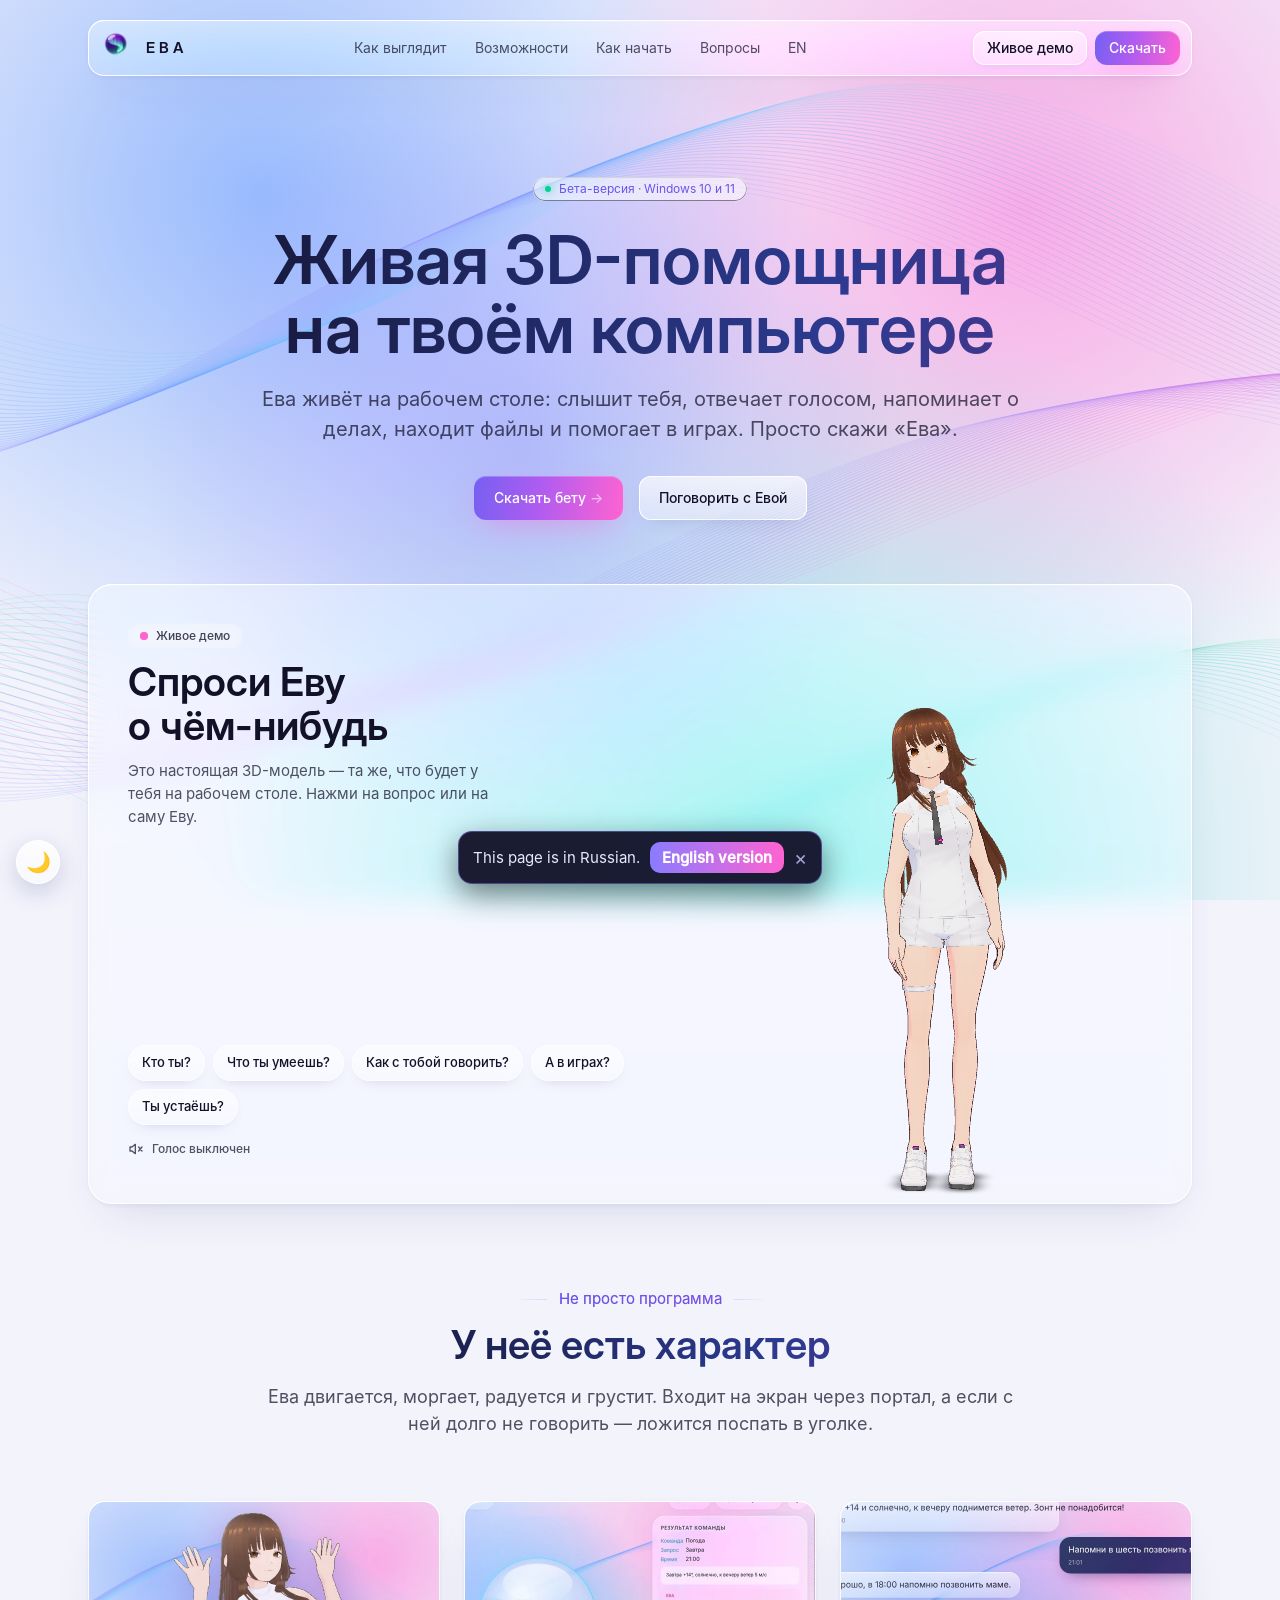
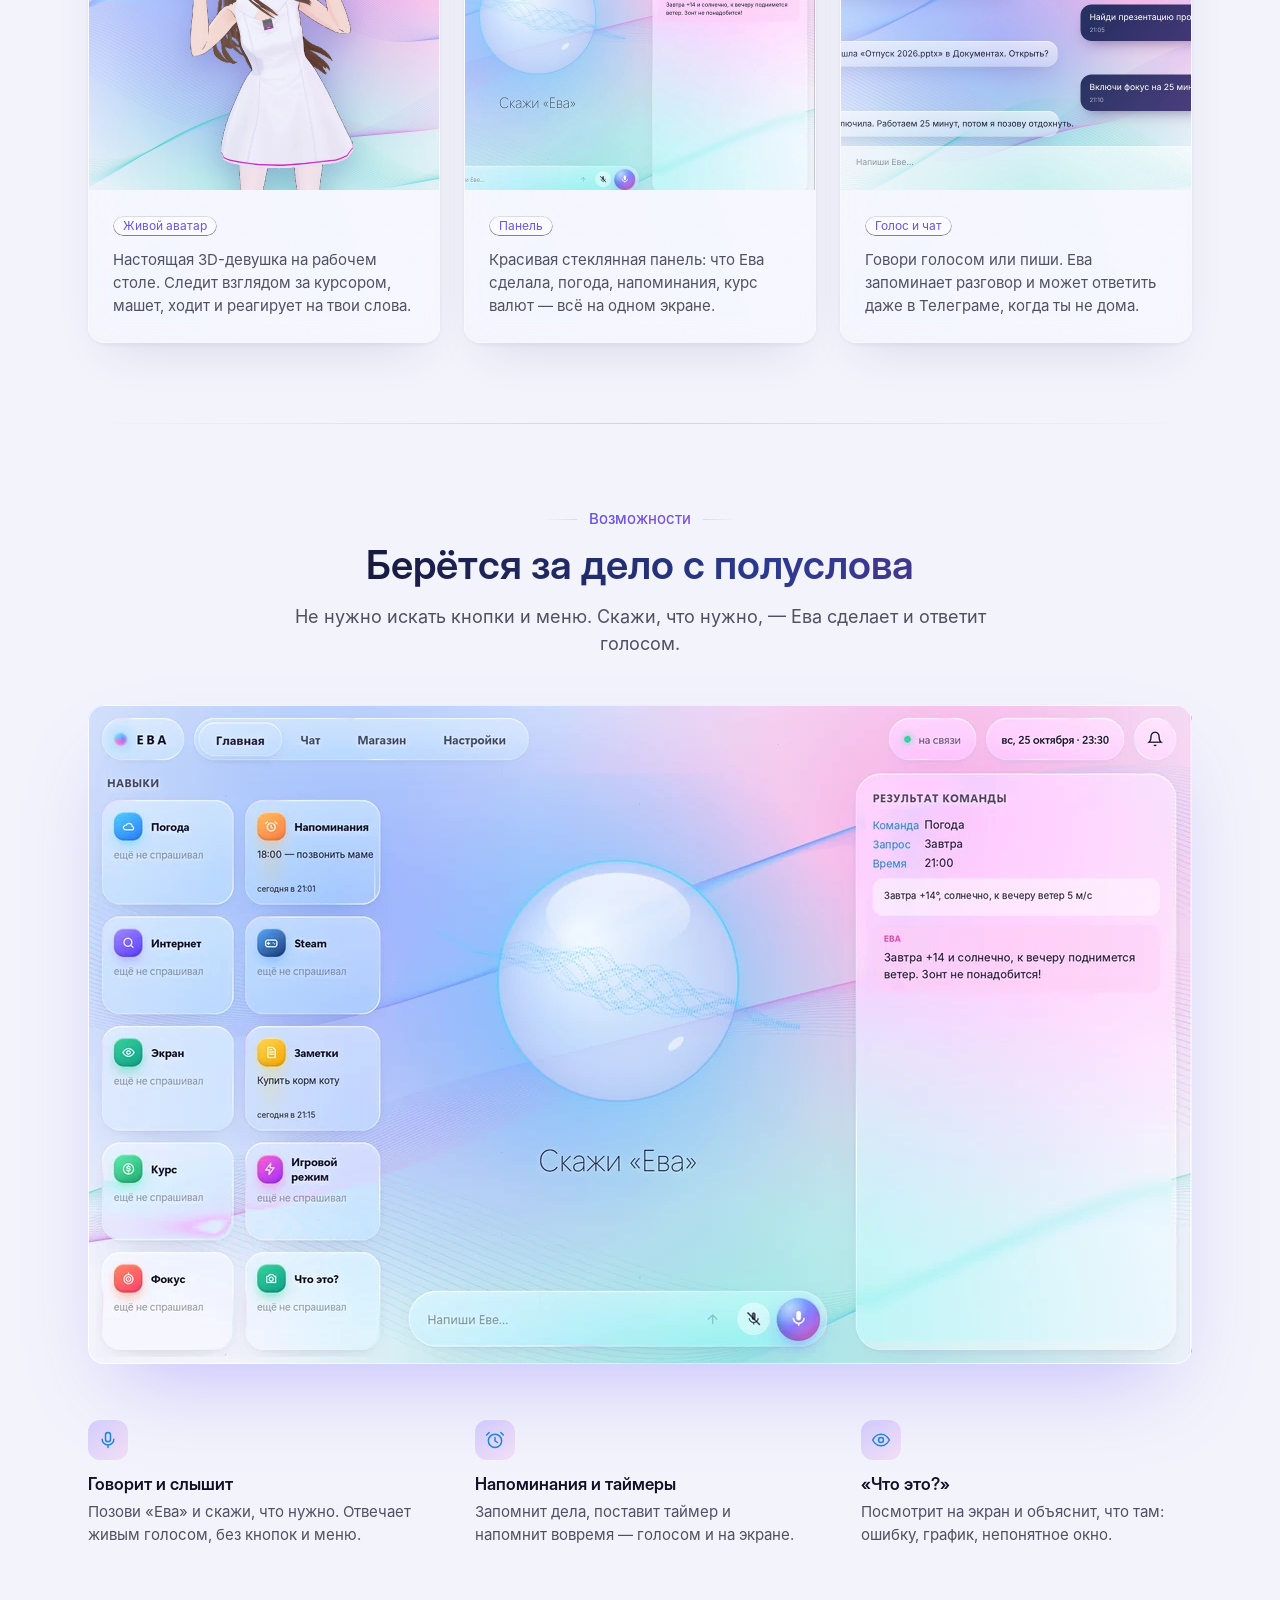
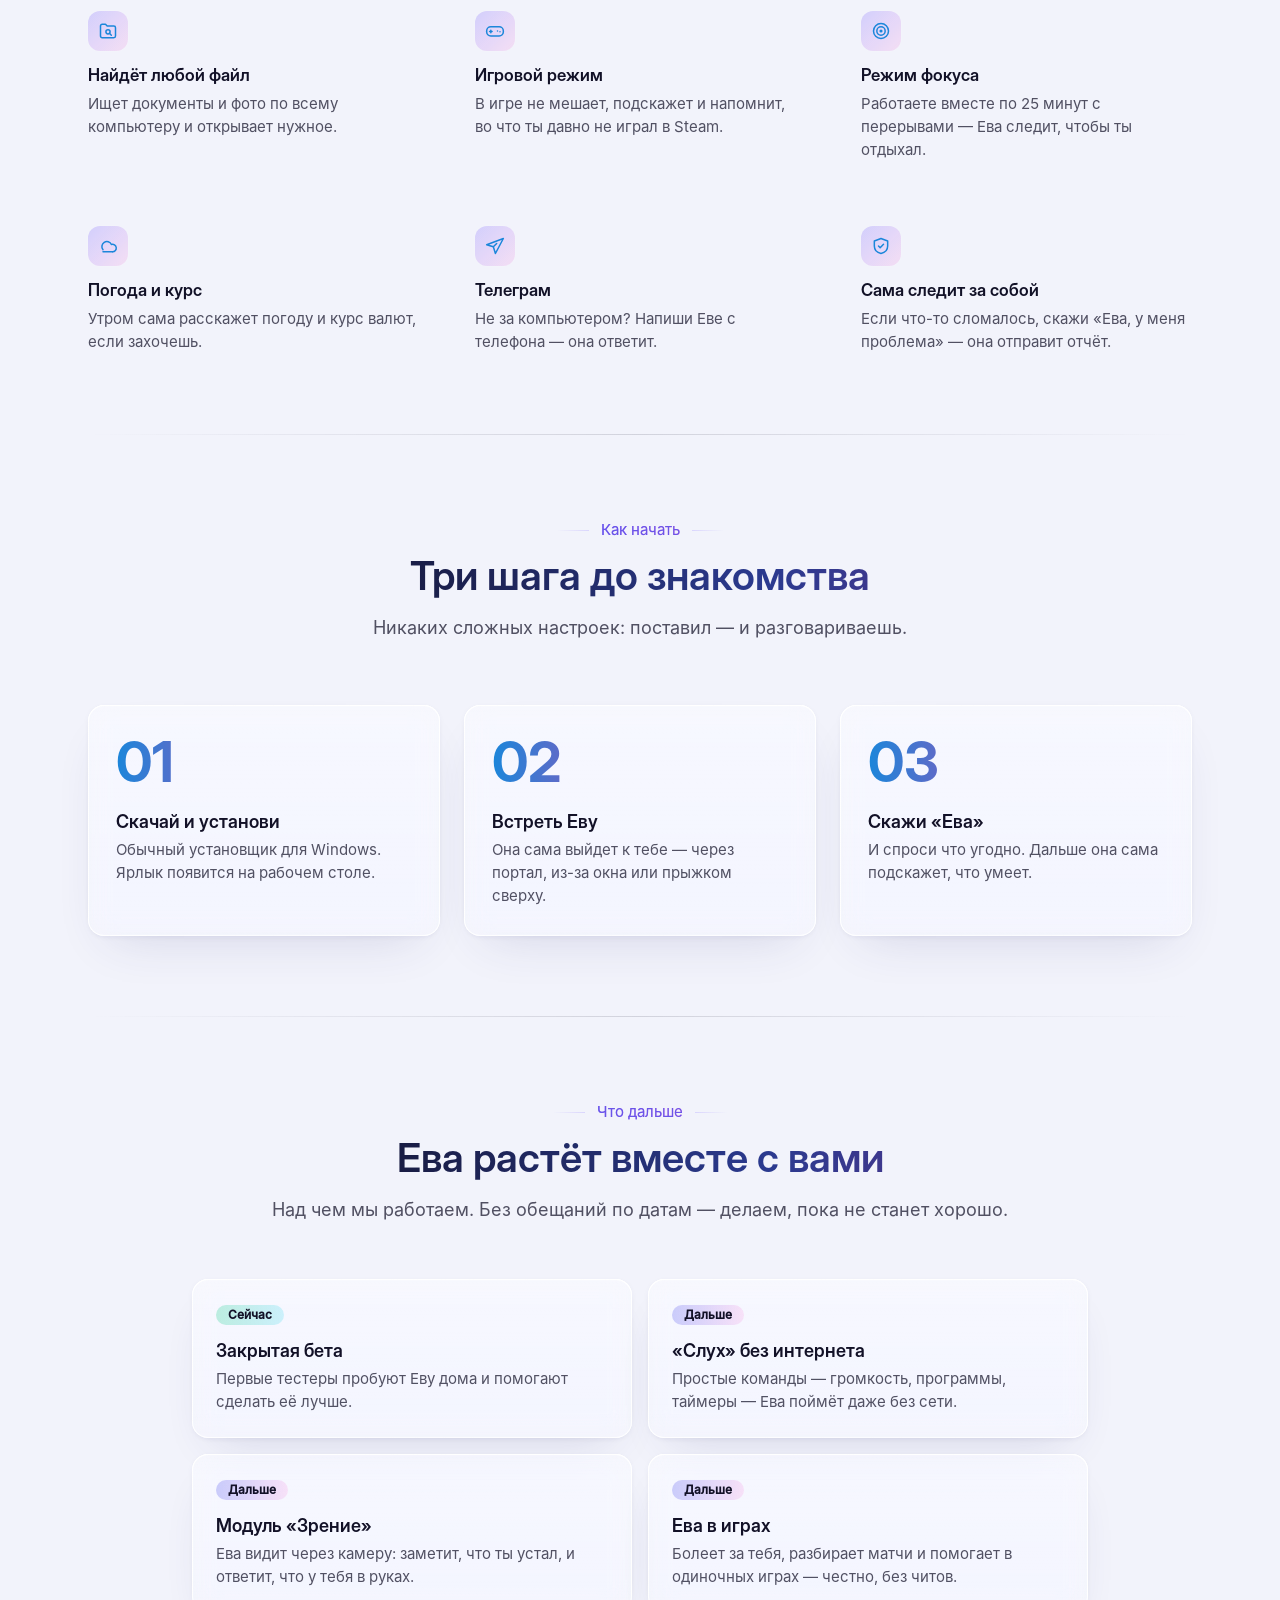
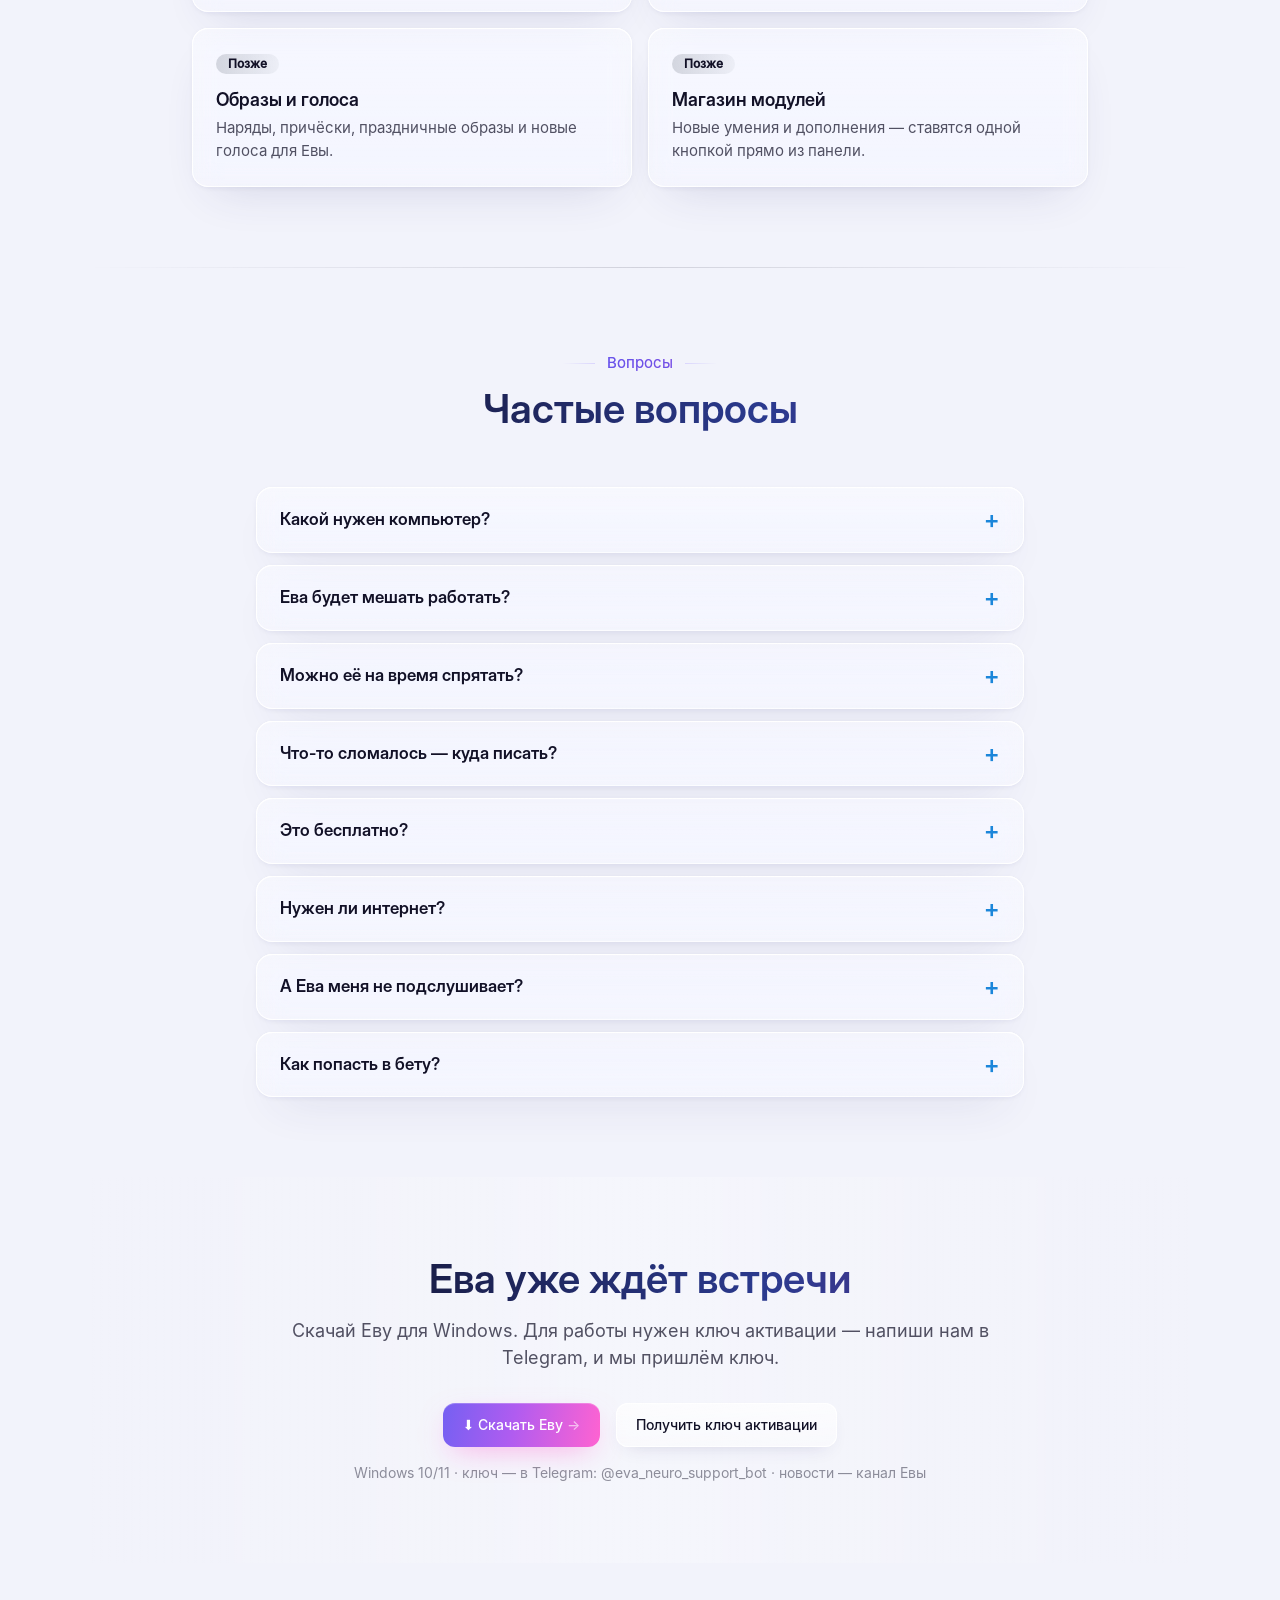
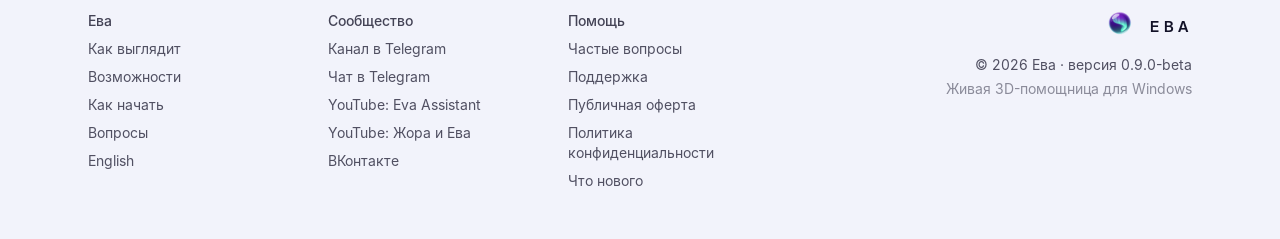
<file: index.html>
<!DOCTYPE html>
<html lang="ru">
<head>
<meta charset="utf-8">
<meta name="viewport" content="width=device-width, initial-scale=1">
<title>Ева — живая 3D-помощница на твоём компьютере</title>
<meta name="description" content="Ева живёт на рабочем столе: говорит, слышит, напоминает, ищет файлы и помогает в играх. Бета для Windows 10 и 11.">
<meta property="og:title" content="Ева — живая 3D-помощница">
<meta property="og:description" content="Говорит · слышит · помогает. Живёт прямо на твоём рабочем столе.">
<meta property="og:image" content="https://evaassistant.ru/img/og_1200x630.jpg">
<meta name="theme-color" content="#05040f">
<meta name="twitter:card" content="summary_large_image">
<meta name="robots" content="index, follow">
<link rel="icon" href="img/favicon.ico" sizes="any">
<link rel="icon" href="img/favicon-32.png" type="image/png">
<link rel="apple-touch-icon" href="img/apple-touch-icon.png">
<link rel="preload" href="fonts/InterDisplay-SemiBold.woff" as="font" type="font/woff" crossorigin>
<link rel="preload" href="fonts/Inter-Regular.woff" as="font" type="font/woff" crossorigin>
<link rel="alternate" hreflang="ru" href="https://evaassistant.ru/">
<link rel="alternate" hreflang="en" href="https://evaassistant.ru/en.html">
<link rel="stylesheet" href="css/style.css">
<!-- Yandex.Metrika counter (21.10.2026: посещаемость сайта; вебвизор выключен) -->
<script type="text/javascript">
    (function(m,e,t,r,i,k,a){
        m[i]=m[i]||function(){(m[i].a=m[i].a||[]).push(arguments)};
        m[i].l=1*new Date();
        for (var j = 0; j < document.scripts.length; j++) {if (document.scripts[j].src === r) { return; }}
        k=e.createElement(t),a=e.getElementsByTagName(t)[0],k.async=1,k.src=r,a.parentNode.insertBefore(k,a)
    })(window, document,'script','https://mc.yandex.ru/metrika/tag.js?id=113707804', 'ym');

    ym(113707804, 'init', {ssr:true, clickmap:true, ecommerce:"dataLayer", referrer: document.referrer, url: location.href, accurateTrackBounce:true, trackLinks:true});
</script>
<noscript><div><img src="https://mc.yandex.ru/watch/113707804" style="position:absolute; left:-9999px;" alt="" /></div></noscript>
<!-- /Yandex.Metrika counter -->
<link rel="stylesheet" href="css/theme.css">
<script src="js/theme.js"></script>
</head>
<body class="bg-gray-950 font-inter text-base text-gray-200 antialiased">
<div class="relative flex min-h-screen flex-col overflow-hidden supports-[overflow:clip]:overflow-clip">

  <!-- ================= ШАПКА ================= -->
  <header class="fixed inset-x-0 top-2 z-30 md:top-5">
    <div class="mx-auto max-w-6xl px-4 sm:px-6">
      <div class="gborder relative flex h-14 items-center justify-between gap-3 rounded-2xl bg-gray-900/80 px-3 backdrop-blur-md">
        <a href="#top" class="flex items-center gap-2.5 pl-1" aria-label="Ева">
          <img src="img/icon-192.png" width="32" height="32" alt="">
          <span class="font-display text-[15px] font-semibold tracking-[.28em] text-gray-100">ЕВА</span>
        </a>
        <nav class="hidden items-center gap-1 md:flex">
          <a class="rounded-lg px-3 py-1.5 text-sm text-indigo-200/65 transition hover:text-gray-100" href="#look">Как выглядит</a>
          <a class="rounded-lg px-3 py-1.5 text-sm text-indigo-200/65 transition hover:text-gray-100" href="#features">Возможности</a>
          <a class="rounded-lg px-3 py-1.5 text-sm text-indigo-200/65 transition hover:text-gray-100" href="#start">Как начать</a>
          <a class="rounded-lg px-3 py-1.5 text-sm text-indigo-200/65 transition hover:text-gray-100" href="#faq">Вопросы</a>
          <a class="rounded-lg px-3 py-1.5 text-sm text-indigo-200/65 transition hover:text-gray-100" href="en.html" hreflang="en">EN</a>
        </nav>
        <div class="flex items-center gap-2">
          <a class="btn-sm btn-ghost gborder hidden sm:inline-flex" href="#demo">Живое демо</a>
          <a class="btn-sm btn-main" href="#download">Скачать</a>
        </div>
      </div>
    </div>
  </header>

  <main class="relative flex grow flex-col" id="top">
    <!-- свечение сверху -->
    <div class="pointer-events-none absolute left-1/2 top-0 -z-10 -translate-x-1/4" aria-hidden="true">
      <img class="max-w-none" src="img/page-illustration.svg" width="846" height="594" alt="">
    </div>
    <div class="pointer-events-none absolute left-1/2 top-[400px] -z-10 -mt-20 -translate-x-full opacity-50" aria-hidden="true">
      <img class="max-w-none" src="img/blurred-shape-gray.svg" width="760" height="668" alt="">
    </div>
    <div class="pointer-events-none absolute left-1/2 top-[440px] -z-10 -translate-x-1/3" aria-hidden="true">
      <img class="max-w-none" src="img/blurred-shape.svg" width="760" height="668" alt="">
    </div>

    <!-- ================= ПЕРВЫЙ ЭКРАН ================= -->
    <section>
      <div class="mx-auto max-w-6xl px-4 sm:px-6">
        <div class="pt-32 pb-12 md:pt-44 md:pb-20">
          <div class="pb-12 text-center md:pb-16">
            <div data-aos class="mb-6 inline-flex">
              <span class="tag !px-3 !py-1"><span class="inline-flex items-center gap-2"><i class="inline-block h-1.5 w-1.5 rounded-full bg-emerald-400 shadow-[0_0_8px_#34d399]"></i>Бета-версия · Windows 10 и 11</span></span>
            </div>
            <h1 data-aos class="h-grad pb-5 font-display text-4xl font-semibold sm:text-5xl md:text-6xl">
              Живая 3D-помощница<br class="hidden sm:block"> на твоём компьютере
            </h1>
            <div class="mx-auto max-w-3xl">
              <p data-aos data-delay="150" class="mb-8 text-xl text-indigo-200/65">
                Ева живёт на рабочем столе: слышит тебя, отвечает голосом, напоминает о делах, находит файлы и помогает в играх. Просто скажи «Ева».
              </p>
              <div class="mx-auto max-w-xs sm:flex sm:max-w-none sm:justify-center">
                <div data-aos data-delay="300">
                  <a class="btn btn-main group mb-4 w-full sm:mb-0 sm:w-auto" href="#download">
                    Скачать бету
                    <span class="ml-1 tracking-normal text-white/60 transition-transform group-hover:translate-x-0.5">-&gt;</span>
                  </a>
                </div>
                <div data-aos data-delay="450">
                  <a class="btn btn-ghost gborder w-full sm:ml-4 sm:w-auto" href="#demo">Поговорить с Евой</a>
                </div>
              </div>
            </div>
          </div>

          <!-- ЖИВОЕ ДЕМО -->
          <div id="demo" data-aos data-delay="200" class="relative scroll-mt-28">
            <div class="pointer-events-none absolute bottom-8 left-1/2 -z-10 -ml-28 -translate-x-1/2 translate-y-1/2" aria-hidden="true">
              <img class="md:max-w-none" src="img/blurred-shape.svg" width="760" height="668" alt="">
            </div>
            <div class="gborder gborder-glow relative mx-auto h-[600px] max-w-[1104px] overflow-hidden rounded-3xl bg-gray-900 md:h-[620px]">
              <img class="absolute inset-0 h-full w-full object-cover" src="img/hero_1920.webp" alt="" aria-hidden="true">
              <div class="absolute inset-0 bg-gradient-to-r from-gray-950/80 via-gray-950/30 to-transparent"></div>

              <!-- подпись и вопросы -->
              <div class="relative z-10 flex h-full flex-col justify-between p-6 md:p-10">
                <div class="max-w-md">
                  <div class="mb-3 inline-flex items-center gap-2 rounded-full bg-gray-950/50 px-3 py-1 text-xs font-medium text-gray-200 ring-1 ring-white/10 backdrop-blur">
                    <span class="relative flex h-2 w-2"><span class="absolute inline-flex h-full w-full animate-ping rounded-full bg-eva-pink opacity-60"></span><span class="relative inline-flex h-2 w-2 rounded-full bg-eva-pink"></span></span>
                    Живое демо
                  </div>
                  <h2 class="font-display text-3xl font-semibold text-white md:text-4xl">Спроси Еву<br>о чём-нибудь</h2>
                  <p class="mt-3 hidden max-w-sm text-indigo-200/70 sm:block">Это настоящая 3D-модель — та же, что будет у тебя на рабочем столе. Нажми на вопрос или на саму Еву.</p>
                </div>
                <div class="max-w-[560px]">
                  <div class="flex flex-wrap gap-2" id="chips">
                    <button class="chip" data-say="who">Кто ты?</button>
                    <button class="chip" data-say="can">Что ты умеешь?</button>
                    <button class="chip" data-say="talk">Как с тобой говорить?</button>
                    <button class="chip" data-say="games">А в играх?</button>
                    <button class="chip" data-say="sleep">Ты устаёшь?</button>
                  </div>
                  <button id="sound" class="mt-4 inline-flex items-center gap-2 text-xs font-medium text-indigo-200/70 transition hover:text-white">
                    <svg class="h-4 w-4" viewBox="0 0 24 24" fill="none" stroke="currentColor" stroke-width="2" stroke-linecap="round" stroke-linejoin="round"><path d="M11 5 6 9H3v6h3l5 4z"/><path class="wv" d="M15.5 8.5a5 5 0 0 1 0 7"/><path class="wv" d="M19 5a10 10 0 0 1 0 14"/><path class="mt" d="m16 9 5 6m0-6-5 6"/></svg>
                    <span id="soundLabel">Голос выключен</span>
                  </button>
                </div>
              </div>

              <!-- 3D-Ева -->
              <div id="eva" class="absolute bottom-0 right-0 z-[5] h-full w-[62%] opacity-0 transition-opacity duration-700 sm:w-[48%] md:right-[4%] md:w-[38%]">
                <iframe id="evaFrame" class="h-full w-full border-0 bg-transparent" src="eva/eva_viewer.html?site=1" title="Ева" allow="autoplay"></iframe>
                <button id="evaHit" class="absolute inset-x-[25%] top-[10%] bottom-[3%] cursor-pointer" aria-label="Нажать на Еву"></button>
              </div>
              <div id="bubble" class="bubble"><b class="h-brand mb-1 block text-[11px] font-semibold uppercase tracking-[.18em]">Ева</b><span id="bubbleText"></span></div>
            </div>
          </div>
        </div>
      </div>
    </section>

    <!-- ================= КАК ВЫГЛЯДИТ ================= -->
    <section id="look" class="scroll-mt-20">
      <div class="mx-auto max-w-6xl px-4 sm:px-6">
        <div class="pb-12 md:pb-20">
          <div class="mx-auto max-w-3xl pb-12 text-center md:pb-16">
            <div class="eyebrow"><span>Не просто программа</span></div>
            <h2 data-aos class="h-grad pb-4 font-display text-3xl font-semibold md:text-4xl">У неё есть характер</h2>
            <p data-aos class="text-lg text-indigo-200/65">Ева двигается, моргает, радуется и грустит. Входит на экран через портал, а если с ней долго не говорить — ложится поспать в уголке.</p>
          </div>
          <div class="spot-group mx-auto grid max-w-sm items-start gap-6 lg:max-w-none lg:grid-cols-3" id="spot">
            <div class="spot" data-aos>
              <div class="spot-inner">
                <img class="inline-flex w-full" loading="lazy" src="img/card_eva.jpg" data-light="img/card_eva_light.jpg" width="350" height="288" alt="3D-Ева">
                <div class="relative z-10 p-6">
                  <div class="mb-3"><span class="tag"><span>Живой аватар</span></span></div>
                  <p class="text-indigo-200/65">Настоящая 3D-девушка на рабочем столе. Следит взглядом за курсором, машет, ходит и реагирует на твои слова.</p>
                </div>
              </div>
            </div>
            <div class="spot" data-aos data-delay="120">
              <div class="spot-inner">
                <img class="inline-flex w-full" loading="lazy" src="img/card_panel.jpg" data-light="img/card_panel_light.jpg" width="350" height="288" alt="Панель Евы">
                <div class="relative z-10 p-6">
                  <div class="mb-3"><span class="tag"><span>Панель</span></span></div>
                  <p class="text-indigo-200/65">Красивая стеклянная панель: что Ева сделала, погода, напоминания, курс валют — всё на одном экране.</p>
                </div>
              </div>
            </div>
            <div class="spot" data-aos data-delay="240">
              <div class="spot-inner">
                <img class="inline-flex w-full" loading="lazy" src="img/card_chat.jpg" data-light="img/card_chat_light.jpg" width="350" height="288" alt="Чат с Евой">
                <div class="relative z-10 p-6">
                  <div class="mb-3"><span class="tag"><span>Голос и чат</span></span></div>
                  <p class="text-indigo-200/65">Говори голосом или пиши. Ева запоминает разговор и может ответить даже в Телеграме, когда ты не дома.</p>
                </div>
              </div>
            </div>
          </div>
        </div>
      </div>
    </section>

    <!-- ================= ВОЗМОЖНОСТИ ================= -->
    <section id="features" class="relative scroll-mt-20">
      <div class="pointer-events-none absolute left-1/2 top-0 -z-10 -mt-20 -translate-x-1/2" aria-hidden="true">
        <img class="max-w-none" src="img/blurred-shape-gray.svg" width="760" height="668" alt="">
      </div>
      <div class="pointer-events-none absolute bottom-0 left-1/2 -z-10 -mb-80 -translate-x-[120%] opacity-50" aria-hidden="true">
        <img class="max-w-none" src="img/blurred-shape.svg" width="760" height="668" alt="">
      </div>
      <div class="mx-auto max-w-6xl px-4 sm:px-6">
        <div class="divider py-12 md:py-20">
          <div class="mx-auto max-w-3xl pb-4 text-center md:pb-12">
            <div class="eyebrow"><span>Возможности</span></div>
            <h2 data-aos class="h-grad pb-4 font-display text-3xl font-semibold md:text-4xl">Берётся за дело с полуслова</h2>
            <p data-aos class="text-lg text-indigo-200/65">Не нужно искать кнопки и меню. Скажи, что нужно, — Ева сделает и ответит голосом.</p>
          </div>
          <div data-aos class="flex justify-center pb-6 md:pb-14">
            <div class="gborder relative overflow-hidden rounded-2xl shadow-[0_40px_80px_-30px_rgba(139,123,255,.45)]">
              <img class="w-full max-w-[1104px]" loading="lazy" src="img/panel_full.webp" data-light="img/panel_full_light.webp" width="1104" height="751" alt="Панель Евы: навыки, результат команды, живой шар">
            </div>
          </div>
          <div class="mx-auto grid max-w-sm gap-12 sm:max-w-none sm:grid-cols-2 md:gap-x-14 md:gap-y-16 lg:grid-cols-3" id="featGrid"></div>
        </div>
      </div>
    </section>

    <!-- ================= КАК НАЧАТЬ ================= -->
    <section id="start" class="scroll-mt-20">
      <div class="mx-auto max-w-6xl px-4 sm:px-6">
        <div class="divider py-12 md:py-20">
          <div class="mx-auto max-w-3xl pb-12 text-center md:pb-16">
            <div class="eyebrow"><span>Как начать</span></div>
            <h2 data-aos class="h-grad pb-4 font-display text-3xl font-semibold md:text-4xl">Три шага до знакомства</h2>
            <p data-aos class="text-lg text-indigo-200/65">Никаких сложных настроек: поставил — и разговариваешь.</p>
          </div>
          <div class="grid gap-6 md:grid-cols-3">
            <div data-aos class="gborder relative rounded-2xl bg-gray-900/60 p-7">
              <div class="h-brand mb-4 font-display text-5xl font-bold">01</div>
              <h3 class="mb-1 font-display text-lg font-semibold text-gray-100">Скачай и установи</h3>
              <p class="text-indigo-200/65">Обычный установщик для Windows. Ярлык появится на рабочем столе.</p>
            </div>
            <div data-aos data-delay="120" class="gborder relative rounded-2xl bg-gray-900/60 p-7">
              <div class="h-brand mb-4 font-display text-5xl font-bold">02</div>
              <h3 class="mb-1 font-display text-lg font-semibold text-gray-100">Встреть Еву</h3>
              <p class="text-indigo-200/65">Она сама выйдет к тебе — через портал, из-за окна или прыжком сверху.</p>
            </div>
            <div data-aos data-delay="240" class="gborder relative rounded-2xl bg-gray-900/60 p-7">
              <div class="h-brand mb-4 font-display text-5xl font-bold">03</div>
              <h3 class="mb-1 font-display text-lg font-semibold text-gray-100">Скажи «Ева»</h3>
              <p class="text-indigo-200/65">И спроси что угодно. Дальше она сама подскажет, что умеет.</p>
            </div>
          </div>
        </div>
      </div>
    </section>

    <!-- ================= ЧТО ДАЛЬШЕ (17.10.2026) ================= -->
    <section id="next" class="scroll-mt-20">
      <div class="mx-auto max-w-6xl px-4 sm:px-6">
        <div class="divider py-12 md:py-20">
          <div class="mx-auto max-w-3xl pb-10 text-center md:pb-14">
            <div class="eyebrow"><span>Что дальше</span></div>
            <h2 data-aos class="h-grad pb-4 font-display text-3xl font-semibold md:text-4xl">Ева растёт вместе с вами</h2>
            <p data-aos class="text-lg text-indigo-200/65">Над чем мы работаем. Без обещаний по датам — делаем, пока не станет хорошо.</p>
          </div>
          <div class="mx-auto grid gap-4 sm:grid-cols-2" style="max-width:56rem" id="roadmap"></div>
        </div>
      </div>
    </section>

    <!-- ================= ВОПРОСЫ ================= -->
    <section id="faq" class="scroll-mt-20">
      <div class="mx-auto max-w-6xl px-4 sm:px-6">
        <div class="divider py-12 md:py-20">
          <div class="mx-auto max-w-3xl pb-10 text-center md:pb-14">
            <div class="eyebrow"><span>Вопросы</span></div>
            <h2 data-aos class="h-grad font-display text-3xl font-semibold md:text-4xl">Частые вопросы</h2>
          </div>
          <div class="mx-auto grid max-w-3xl gap-3" id="faqList"></div>
        </div>
      </div>
    </section>

    <!-- ================= ПРИЗЫВ ================= -->
    <section id="download" class="relative overflow-hidden scroll-mt-20">
      <div class="pointer-events-none absolute bottom-0 left-1/2 -z-10 -mb-24 ml-20 -translate-x-1/2" aria-hidden="true">
        <img class="max-w-none" src="img/blurred-shape.svg" width="760" height="668" alt="">
      </div>
      <div class="mx-auto max-w-6xl px-4 sm:px-6">
        <div class="bg-linear-to-r from-transparent via-gray-800/50 py-12 md:py-20">
          <div class="mx-auto max-w-3xl text-center">
            <h2 data-aos class="h-grad pb-4 font-display text-3xl font-semibold md:text-4xl">Ева уже ждёт встречи</h2>
            <p data-aos class="mb-8 text-lg text-indigo-200/65">Скачай Еву для Windows. Для работы нужен ключ активации — напиши нам в Telegram, и мы пришлём ключ.</p>
            <div class="mx-auto max-w-xs sm:flex sm:max-w-none sm:justify-center">
              <div data-aos data-delay="150"><a class="btn btn-main group mb-4 w-full sm:mb-0 sm:w-auto" data-eva-get href="https://github.com/EvaAssistant/eva-download/releases/latest">⬇ Скачать Еву <span class="ml-1 text-white/60 transition-transform group-hover:translate-x-0.5">-&gt;</span></a></div>
              <div data-aos data-delay="300"><a class="btn btn-ghost gborder w-full sm:ml-4 sm:w-auto" id="evaKey" href="https://t.me/eva_neuro_support_bot" target="_blank" rel="noopener">Получить ключ активации</a></div>
            </div>
            <p id="evaVer" class="mt-4 text-sm text-indigo-200/50">Windows 10/11 · ключ — в Telegram: <a class="underline" href="https://t.me/eva_neuro_support_bot" target="_blank" rel="noopener">@eva_neuro_support_bot</a> · новости — <a class="underline" href="https://t.me/EvaAssistant_Channel" target="_blank" rel="noopener">канал Евы</a></p>
          </div>
        </div>
      </div>
    </section>
  </main>

  <!-- ================= ПОДВАЛ ================= -->
  <footer>
    <div class="relative mx-auto max-w-6xl px-4 sm:px-6">
      <div class="pointer-events-none absolute bottom-0 left-1/2 -z-10 -translate-x-1/2" aria-hidden="true">
        <img class="max-w-none" loading="lazy" src="img/footer-illustration.svg" width="1076" height="378" alt="">
      </div>
      <div class="grid grid-cols-2 justify-between gap-12 py-8 sm:grid-rows-[auto_auto] md:grid-cols-4 md:grid-rows-[auto_auto] md:py-12 lg:grid-cols-[repeat(3,minmax(0,160px))_1fr] lg:grid-rows-1 xl:gap-20">
        <div class="space-y-2">
          <h3 class="text-sm font-medium text-gray-200">Ева</h3>
          <ul class="space-y-2 text-sm">
            <li><a class="text-indigo-200/65 transition hover:text-indigo-400" href="#look">Как выглядит</a></li>
            <li><a class="text-indigo-200/65 transition hover:text-indigo-400" href="#features">Возможности</a></li>
            <li><a class="text-indigo-200/65 transition hover:text-indigo-400" href="#start">Как начать</a></li>
            <li><a class="text-indigo-200/65 transition hover:text-indigo-400" href="#faq">Вопросы</a></li>
            <li><a class="text-indigo-200/65 transition hover:text-indigo-400" href="en.html" hreflang="en">English</a></li>
          </ul>
        </div>
        <div class="space-y-2">
          <h3 class="text-sm font-medium text-gray-200">Сообщество</h3>
          <ul class="space-y-2 text-sm">
            <li><a class="text-indigo-200/65 transition hover:text-indigo-400" href="https://t.me/EvaAssistant_Channel" target="_blank" rel="noopener">Канал в Telegram</a></li>
            <li><a class="text-indigo-200/65 transition hover:text-indigo-400" href="https://t.me/Eva_Assistant_chat" target="_blank" rel="noopener">Чат в Telegram</a></li>
            <li><a class="text-indigo-200/65 transition hover:text-indigo-400" href="https://www.youtube.com/channel/UC3BnzNVG6nOvN4bFxzneqxQ" target="_blank" rel="noopener">YouTube: Eva Assistant</a></li>
            <li><a class="text-indigo-200/65 transition hover:text-indigo-400" href="https://www.youtube.com/channel/UCUcYWm1zV3rPVd3m0iBnveA" target="_blank" rel="noopener">YouTube: Жора и Ева</a></li>
            <li><a class="text-indigo-200/65 transition hover:text-indigo-400" href="#" data-soon>ВКонтакте</a></li>
          </ul>
        </div>
        <div class="space-y-2">
          <h3 class="text-sm font-medium text-gray-200">Помощь</h3>
          <ul class="space-y-2 text-sm">
            <li><a class="text-indigo-200/65 transition hover:text-indigo-400" href="#faq">Частые вопросы</a></li>
            <li><a class="text-indigo-200/65 transition hover:text-indigo-400" href="https://t.me/eva_neuro_support_bot" target="_blank" rel="noopener">Поддержка</a></li>
            <li><a class="text-indigo-200/65 transition hover:text-indigo-400" href="oferta.html">Публичная оферта</a></li>
            <li><a class="text-indigo-200/65 transition hover:text-indigo-400" href="privacy.html">Политика конфиденциальности</a></li>
            <li><a class="text-indigo-200/65 transition hover:text-indigo-400" href="#" data-soon>Что нового</a></li>
          </ul>
        </div>
        <div class="col-span-2 md:col-span-4 lg:col-span-1 lg:text-right">
          <a class="mb-3 inline-flex items-center gap-2.5" href="#top"><img src="img/icon-192.png" width="32" height="32" alt=""><span class="font-display text-[15px] font-semibold tracking-[.28em] text-gray-100">ЕВА</span></a>
          <div class="text-sm">
            <p class="mb-1 text-indigo-200/65">© 2026 Ева · версия 0.9.0-beta</p>
            <p class="text-indigo-200/40">Живая 3D-помощница для Windows</p>
          </div>
        </div>
      </div>
    </div>
  </footer>
</div>

<script src="voice/map.js"></script>
<script>
// ===================== возможности =====================
const FEATURES = [
  ['Говорит и слышит', 'Позови «Ева» и скажи, что нужно. Отвечает живым голосом, без кнопок и меню.', '<rect x="9" y="3" width="6" height="11" rx="3"/><path d="M5 11a7 7 0 0 0 14 0M12 18v3"/>'],
  ['Напоминания и таймеры', 'Запомнит дела, поставит таймер и напомнит вовремя — голосом и на экране.', '<circle cx="12" cy="13" r="8"/><path d="M12 9v4l3 2M5 3 2 6m17-3 3 3"/>'],
  ['«Что это?»', 'Посмотрит на экран и объяснит, что там: ошибку, график, непонятное окно.', '<path d="M2 12s3.5-7 10-7 10 7 10 7-3.5 7-10 7S2 12 2 12z"/><circle cx="12" cy="12" r="3"/>'],
  ['Найдёт любой файл', 'Ищет документы и фото по всему компьютеру и открывает нужное.', '<path d="M3 6a2 2 0 0 1 2-2h4l2 2h8a2 2 0 0 1 2 2v10a2 2 0 0 1-2 2H5a2 2 0 0 1-2-2z"/><circle cx="12" cy="13" r="2.5"/><path d="m14 15 2 2"/>'],
  ['Игровой режим', 'В игре не мешает, подскажет и напомнит, во что ты давно не играл в Steam.', '<rect x="2" y="7" width="20" height="11" rx="5"/><path d="M7 11v3M5.5 12.5h3M15 12h.01M18 13h.01"/>'],
  ['Режим фокуса', 'Работаете вместе по 25 минут с перерывами — Ева следит, чтобы ты отдыхал.', '<circle cx="12" cy="12" r="9"/><circle cx="12" cy="12" r="5"/><circle cx="12" cy="12" r="1"/>'],
  ['Погода и курс', 'Утром сама расскажет погоду и курс валют, если захочешь.', '<path d="M17.5 19a4.5 4.5 0 1 0-1.4-8.8A6 6 0 1 0 6 16.5"/><path d="M6 19h11.5"/>'],
  ['Телеграм', 'Не за компьютером? Напиши Еве с телефона — она ответит.', '<path d="m22 3-9.5 18-2.5-8-8-2.5z"/><path d="m10 13 4-4"/>'],
  ['Сама следит за собой', 'Если что-то сломалось, скажи «Ева, у меня проблема» — она отправит отчёт.', '<path d="M12 3 4 6v6c0 5 3.5 8 8 9 4.5-1 8-4 8-9V6z"/><path d="m9 12 2 2 4-4"/>'],
];
document.getElementById('featGrid').innerHTML = FEATURES.map(([t, d, ic], i) => `
  <article data-aos data-delay="${(i % 3) * 100}">
    <div class="mb-3 inline-flex h-10 w-10 items-center justify-center rounded-xl bg-gradient-to-br from-indigo-500/30 to-eva-pink/15 ring-1 ring-white/10">
      <svg class="h-5 w-5" viewBox="0 0 24 24" fill="none" stroke="#c2b8ff" stroke-width="1.8" stroke-linecap="round" stroke-linejoin="round">${ic}</svg>
    </div>
    <h3 class="mb-1 font-display text-[1.05rem] font-semibold text-gray-100">${t}</h3>
    <p class="text-indigo-200/65">${d}</p>
  </article>`).join('');

// ===================== что дальше =====================
const ROADMAP = [
  ['now', 'Сейчас', 'Закрытая бета', 'Первые тестеры пробуют Еву дома и помогают сделать её лучше.'],
  ['next', 'Дальше', '«Слух» без интернета', 'Простые команды — громкость, программы, таймеры — Ева поймёт даже без сети.'],
  ['next', 'Дальше', 'Модуль «Зрение»', 'Ева видит через камеру: заметит, что ты устал, и ответит, что у тебя в руках.'],
  ['next', 'Дальше', 'Ева в играх', 'Болеет за тебя, разбирает матчи и помогает в одиночных играх — честно, без читов.'],
  ['later', 'Позже', 'Образы и голоса', 'Наряды, причёски, праздничные образы и новые голоса для Евы.'],
  ['later', 'Позже', 'Магазин модулей', 'Новые умения и дополнения — ставятся одной кнопкой прямо из панели.'],
];
const RM_COLOR = { now: 'background:linear-gradient(90deg,rgba(52,211,153,.3),rgba(34,211,238,.2));color:#a7f3d0',
  next: 'background:linear-gradient(90deg,rgba(99,102,241,.3),rgba(255,99,209,.15));color:#c7d2fe',
  later: 'background:linear-gradient(90deg,rgba(107,114,128,.25),rgba(156,163,175,.1));color:#d1d5db' };
document.getElementById('roadmap').innerHTML = ROADMAP.map(([k, tag, t, d], i) => `
  <div data-aos data-delay="${(i % 2) * 100}" class="gborder relative rounded-2xl bg-gray-900/60 p-6">
    <span class="mb-3 inline-block rounded-full px-3 text-xs font-semibold" style="padding-top:2px;padding-bottom:2px;${RM_COLOR[k]}">${tag}</span>
    <h3 class="mb-1 font-display text-lg font-semibold text-gray-100">${t}</h3>
    <p class="text-indigo-200/65">${d}</p>
  </div>`).join('');

// ===================== вопросы =====================
const FAQ = [
  ['Какой нужен компьютер?', 'Windows 10 или 11, микрофон и интернет. Подойдёт обычный домашний компьютер или ноутбук.'],
  ['Ева будет мешать работать?', 'Нет. Она стоит в уголке экрана, а если с ней долго не говорить — ложится спать и не отвлекает. Позови — проснётся.'],
  ['Можно её на время спрятать?', 'Да, одной кнопкой в панели или значком у часов. Аватар можно убрать, а голос оставить.'],
  ['Что-то сломалось — куда писать?', 'Прямо Еве: «Ева, у меня проблема». Она соберёт описание и отправит его разработчику.'],
  ['Это бесплатно?', 'Во время бета-теста — да, полностью. Цену полной версии объявим перед выходом: одна покупка — один компьютер, без подписки.'],
  ['Нужен ли интернет?', 'Да. Чтобы понимать речь и думать, Ева пользуется онлайн-сервисами. Без сети она пока почти ничего не умеет.'],
  ['А Ева меня не подслушивает?', 'Ева слушает микрофон, чтобы услышать своё имя. Чтобы понять фразу, она отправляет её на распознавание онлайн-сервису. Звук она не сохраняет, а историю разговоров хранит только на твоём компьютере. Подробно — в <a style="color:#a5b4fc;text-decoration:underline" href="privacy.html">политике конфиденциальности</a>.'],
  ['Как попасть в бету?', 'Заполни <a style="color:#a5b4fc;text-decoration:underline" href="beta.html">анкету бета-тестера</a> — это 3–5 минут. Мы напишем в Telegram, когда начнётся набор.'],
];
document.getElementById('faqList').innerHTML = FAQ.map(([q, a]) => `
  <div class="faq gborder relative rounded-2xl bg-gray-900/60" data-aos>
    <button class="flex w-full items-center justify-between gap-4 px-6 py-5 text-left font-display text-[1.05rem] font-semibold text-gray-100">
      ${q}<span class="plus text-2xl leading-none text-indigo-400">+</span>
    </button>
    <div class="faq-a"><div><p class="px-6 pb-5 text-indigo-200/65">${a}</p></div></div>
  </div>`).join('');
document.querySelectorAll('.faq button').forEach((b) => b.addEventListener('click', () => b.parentElement.classList.toggle('open')));

// ===================== появление при прокрутке =====================
const io = new IntersectionObserver((es) => es.forEach((e) => {
  if (!e.isIntersecting) return;
  const el = e.target; setTimeout(() => el.classList.add('aos-in'), +(el.dataset.delay || 0)); io.unobserve(el);
}), { threshold: .12 });
document.querySelectorAll('[data-aos]').forEach((el) => io.observe(el));

// ===================== прожектор на карточках =====================
const spot = document.getElementById('spot');
addEventListener('mousemove', (ev) => {
  const r = spot.getBoundingClientRect();
  if (ev.clientX < r.left || ev.clientX > r.right || ev.clientY < r.top || ev.clientY > r.bottom) return;
  for (const box of spot.children) {
    const b = box.getBoundingClientRect();
    box.style.setProperty('--mouse-x', ev.clientX - b.left + 'px');
    box.style.setProperty('--mouse-y', ev.clientY - b.top + 'px');
  }
}, { passive: true });

// ===================== ЖИВАЯ ЕВА =====================
const LINES = {
  hello: { t: 'Привет! Я Ева. Спрашивай что хочешь — я тут.', e: 'joy' },
  who:   { t: 'Я Ева — живая помощница, которая живёт у тебя на рабочем столе. Со мной можно просто поговорить голосом.', e: 'joy' },
  can:   { t: 'Напоминаю о делах, ставлю таймеры, рассказываю погоду, ищу файлы и открываю программы. А ещё могу посмотреть на экран и объяснить, что там.', e: 'joy' },
  talk:  { t: 'Просто скажи «Ева» и спроси, что нужно. А если ты не дома — напиши мне в Телеграме с телефона.', e: 'neutral' },
  games: { t: 'В игре я не мешаю. Но могу подсказать и напомнить, во что ты давно не играл в Стиме.', e: 'joy' },
  sleep: { t: 'Если со мной долго никто не говорит, я ложусь поспать в уголке экрана. Позови — и я проснусь.', e: 'sorrow' },
  poke:  [{ t: 'Ой! Щекотно.', g: 'laugh', e: 'surprised' }, { t: 'Я здесь! Спроси меня о чём-нибудь.', g: 'wave', e: 'joy' },
          { t: 'Нравится, как я двигаюсь? На рабочем столе ещё интереснее.', e: 'joy' }],
  soon:  { t: 'Скоро! Я ещё готовлюсь к встрече.', g: 'wave', e: 'joy' },
};
const frame = document.getElementById('evaFrame'), evaBox = document.getElementById('eva');
const W = () => { try { return frame.contentWindow; } catch (e) { return null; } };
let evaReady = false;
function call(fn, ...a) { const w = W(); if (w && typeof w[fn] === 'function') { try { w[fn](...a); } catch (e) {} } }
// Ждём, когда Ева внутри окна будет готова. Проверяем сразу, а не по событию 'load':
// если Ева загрузилась раньше этого скрипта (быстрый хостинг, кэш), событие уже прошло
// и Ева оставалась невидимой. Через 20 с показываем в любом случае.
(() => {
  const t0 = Date.now();
  const iv = setInterval(() => {
    const w = W();
    if ((w && w.setState && w.doGesture) || Date.now() - t0 > 20000) {
      clearInterval(iv); evaReady = true; evaBox.style.opacity = 1;
    }
  }, 300);
})();
// глаза следят за курсором
addEventListener('mousemove', (ev) => {
  const r = frame.getBoundingClientRect();
  call('setCursor', ev.clientX - r.left, ev.clientY - r.top);
}, { passive: true });
// Ева здоровается, когда демо видно
new IntersectionObserver((es, o) => es.forEach((e) => {
  if (e.isIntersecting) { o.disconnect(); const go = () => evaReady ? say(LINES.hello, { silent: true }) : setTimeout(go, 500); setTimeout(go, 900); }
}), { threshold: .5 }).observe(document.getElementById('demo'));

// голос
let soundOn = false;
const soundBtn = document.getElementById('sound');
function paintSound() {
  soundBtn.querySelectorAll('.wv').forEach((p) => p.style.display = soundOn ? '' : 'none');
  soundBtn.querySelector('.mt').style.display = soundOn ? 'none' : '';
  document.getElementById('soundLabel').textContent = soundOn ? 'Голос включён' : 'Голос выключен';
  soundBtn.classList.toggle('text-white', soundOn);
}
paintSound();
soundBtn.addEventListener('click', () => { soundOn = !soundOn; paintSound(); if (!soundOn) stopVoice(); });
let audio = null, actx = null, raf = 0, sayId = 0;
function stopVoice() { if (audio) { audio.pause(); audio = null; } cancelAnimationFrame(raf); call('setMorph', 'MTH_A', 0); }
function speak(text, id) {
  return new Promise((resolve) => {
    stopVoice();
    // на сайте в интернете - заранее записанные фразы (voice/map.js), у себя на ПК - сервер голоса /tts
    const rec = window.VOICE_MAP && window.VOICE_MAP[text];
    audio = new Audio(rec ? 'voice/' + rec : '/tts?t=' + encodeURIComponent(text));
    let analyser = null;
    try {
      actx = actx || new (window.AudioContext || window.webkitAudioContext)();
      const src = actx.createMediaElementSource(audio);
      analyser = actx.createAnalyser(); analyser.fftSize = 1024;
      src.connect(analyser); analyser.connect(actx.destination);
      if (actx.state === 'suspended') actx.resume();
    } catch (e) {}
    const buf = new Float32Array(1024);
    const tick = () => {
      if (id !== sayId) return;
      if (analyser) { analyser.getFloatTimeDomainData(buf); let s = 0; for (const v of buf) s += v * v; call('setMorph', 'MTH_A', Math.min(0.7, Math.sqrt(s / buf.length) * 8)); }
      raf = requestAnimationFrame(tick);
    };
    audio.addEventListener('playing', () => { call('setState', 'speaking'); tick(); });
    audio.addEventListener('ended', () => { cancelAnimationFrame(raf); call('setMorph', 'MTH_A', 0); call('setState', 'idle'); resolve(true); });
    audio.addEventListener('error', () => resolve(false));
    audio.play().catch(() => resolve(false));
  });
}
// облачко над Евой
const bubble = document.getElementById('bubble'), bubbleText = document.getElementById('bubbleText');
const demoBox = bubble.parentElement;
let hideT = 0;
function placeBubble() {
  const d = demoBox.getBoundingClientRect(), r = frame.getBoundingClientRect();
  const bw = bubble.offsetWidth, bh = bubble.offsetHeight;
  let x = r.left - d.left + r.width * 0.5 - bw - r.width * 0.1;
  let y = r.top - d.top + r.height * 0.12;
  if (d.width < 640) { x = 16; y = 150; }
  bubble.style.left = Math.max(16, x) + 'px'; bubble.style.top = Math.max(16, y) + 'px';
}
async function say(line, opt = {}) {
  if (Array.isArray(line)) line = line[Math.floor(Math.random() * line.length)];
  const id = ++sayId;
  bubbleText.textContent = line.t; bubble.classList.add('show'); placeBubble();
  clearTimeout(hideT);
  if (line.e) call('setEmotion', line.e);
  if (line.g) call('doGesture', line.g);
  let spoke = false;
  if (soundOn && !opt.silent) spoke = await speak(line.t, id);
  if (id !== sayId) return;
  if (!spoke && !opt.silent) {
    call('setState', 'speaking');
    await new Promise((r) => setTimeout(r, Math.min(3500, line.t.length * 45)));
    if (id === sayId) call('setState', 'idle');
  }
  hideT = setTimeout(() => { if (id === sayId) { bubble.classList.remove('show'); call('setEmotion', 'neutral'); } }, spoke ? 2500 : 5500);
}
addEventListener('resize', placeBubble);
document.querySelectorAll('[data-say]').forEach((b) => b.addEventListener('click', () => {
  if (!soundOn) { soundOn = true; paintSound(); }            // первый вопрос включает голос
  document.querySelectorAll('.chip').forEach((c) => c.classList.toggle('on', c === b));
  say(LINES[b.dataset.say]);
}));
document.getElementById('evaHit').addEventListener('click', () => say(LINES.poke));
document.querySelectorAll('[data-soon]').forEach((a) => a.addEventListener('click', (e) => {
  e.preventDefault();
  document.getElementById('demo').scrollIntoView({ behavior: 'smooth', block: 'center' });
  setTimeout(() => say(LINES.soon), 700);
}));
</script>
<script>
// 25.10.2026: иностранцу (язык браузера не русский/украинский/белорусский/казахский) — плашка «English version»
(function () {
  try {
    if (localStorage.getItem('eva_lang')) return;
    var l = (navigator.languages && navigator.languages[0] || navigator.language || '').toLowerCase();
    if (/^(ru|uk|be|kk)/.test(l)) return;
    var b = document.createElement('div');
    b.style.cssText = 'position:fixed;left:50%;bottom:16px;transform:translateX(-50%);z-index:60;display:flex;gap:10px;align-items:center;padding:10px 14px;border-radius:14px;background:rgba(17,16,40,.95);border:1px solid rgba(139,123,255,.45);color:#e9e7ff;font:15px Inter,system-ui,sans-serif;box-shadow:0 10px 30px rgba(0,0,0,.5);max-width:calc(100% - 32px)';
    b.innerHTML = '<span>This page is in Russian.</span>' +
      '<a href="en.html" style="padding:6px 12px;border-radius:10px;background:linear-gradient(90deg,#8b7bff,#ff63d1);color:#fff;text-decoration:none;font-weight:600">English version</a>' +
      '<button aria-label="Close" style="background:none;border:0;color:#a9a6d6;font-size:20px;cursor:pointer">×</button>';
    b.querySelector('a').onclick = function () { try { localStorage.setItem('eva_lang', 'en'); } catch (e) {} };
    b.querySelector('button').onclick = function () { try { localStorage.setItem('eva_lang', 'ru'); } catch (e) {} b.remove(); };
    document.body.appendChild(b);
  } catch (e) {}
})();
</script>
<script>
/* Кнопка «Скачать Еву»: берёт установщик из последнего выпуска на GitHub (Eva_Setup_<версия>.exe). Нет связи — откроется страница выпуска. */
(function(){
  var links=document.querySelectorAll('[data-eva-get]');
  links.forEach(function(a){a.addEventListener('click',function(){try{ym(113707804,'reachGoal','eva_download')}catch(e){}});});
  var k=document.getElementById('evaKey'); if(k) k.addEventListener('click',function(){try{ym(113707804,'reachGoal','eva_key')}catch(e){}});
  fetch('https://api.github.com/repos/EvaAssistant/eva-download/releases/latest').then(function(r){return r.ok?r.json():null}).then(function(j){
    if(!j||!j.assets) return;
    var x=j.assets.filter(function(s){return /^Eva_Setup_[^/]+\.exe$/.test(s.name)})[0]; if(!x) return;
    links.forEach(function(a){a.href=x.browser_download_url;a.setAttribute('download','')});
    var v=document.getElementById('evaVer'); if(v) v.insertAdjacentText('afterbegin','Версия '+String(j.tag_name||'').replace(/^v/,'')+' · '+Math.round(x.size/1048576)+' МБ · ');
  }).catch(function(){});
})();
</script>
</body>
</html>
</file>
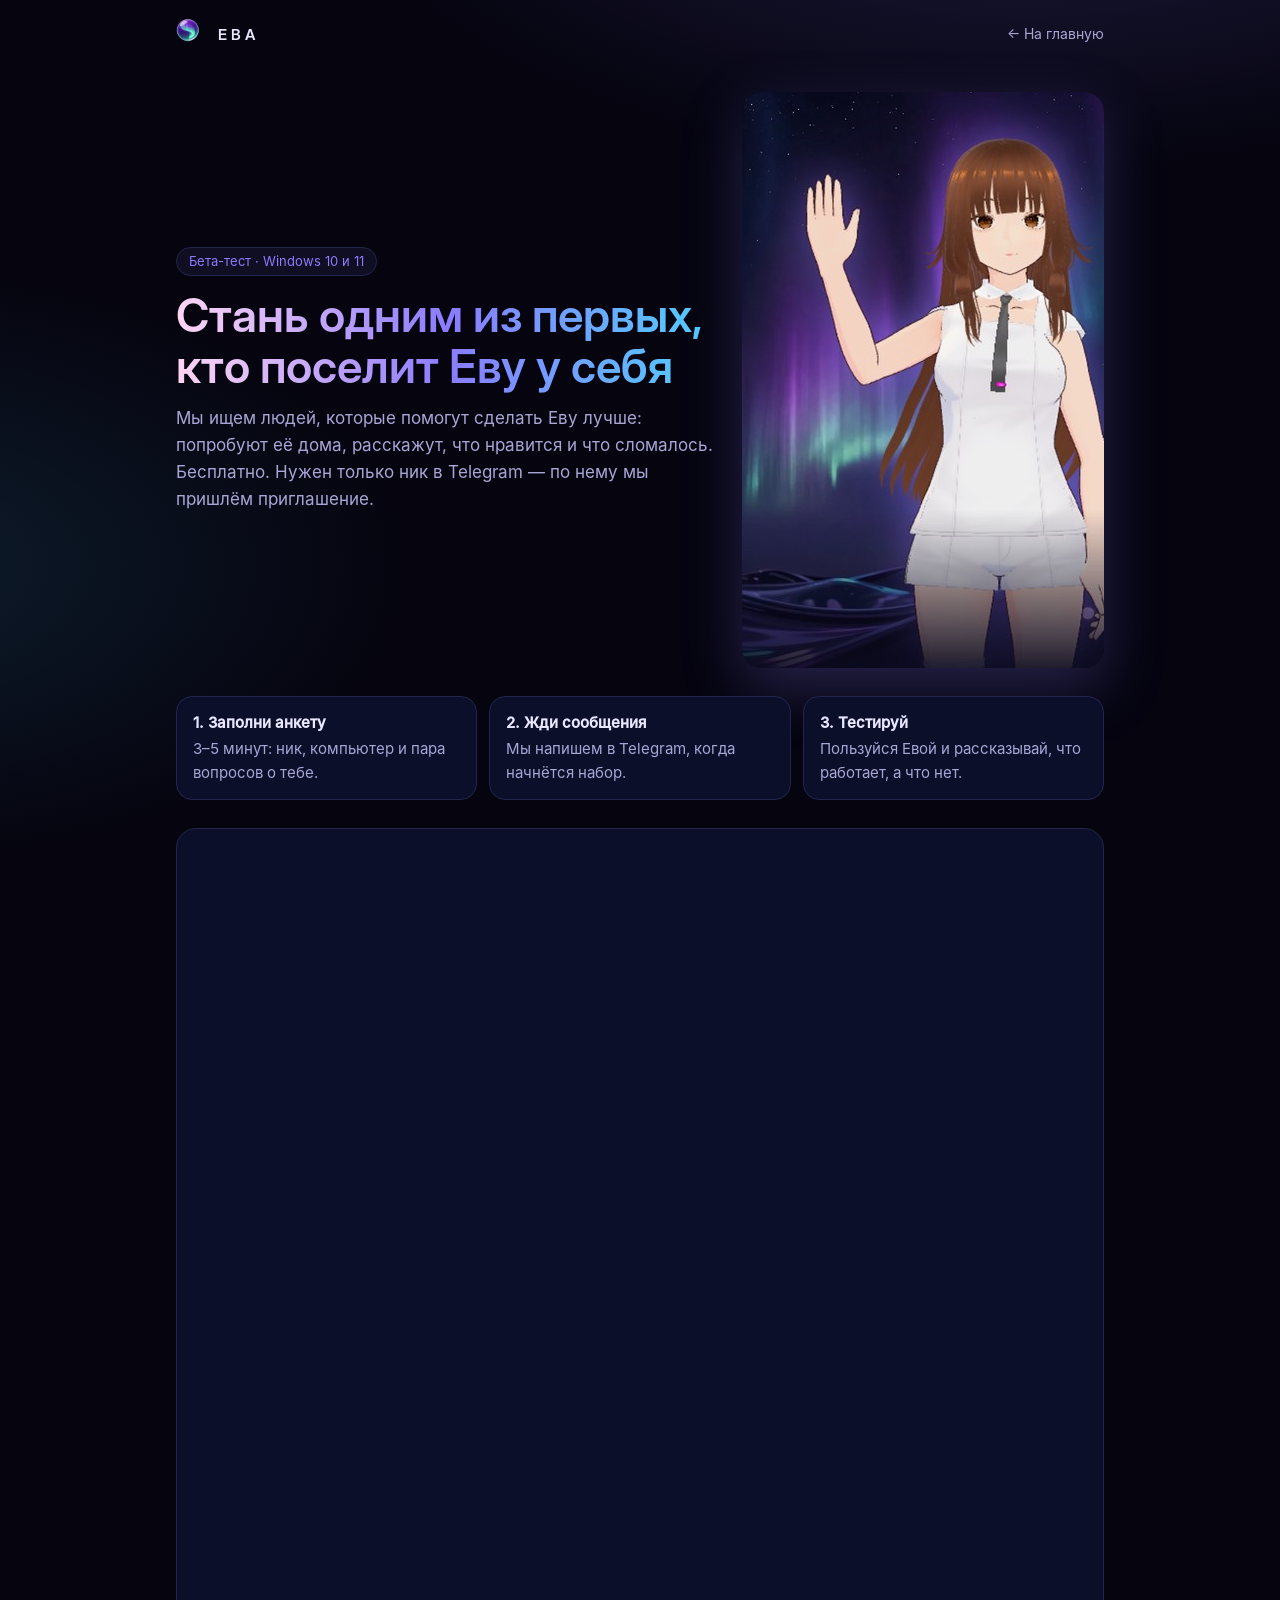
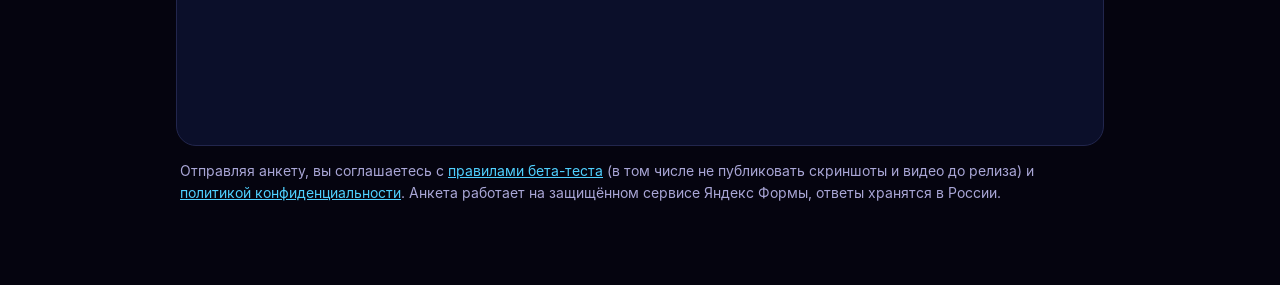
<file: beta.html>
<!DOCTYPE html>
<html lang="ru">
<head>
<meta charset="utf-8">
<meta name="viewport" content="width=device-width, initial-scale=1">
<title>Бета-тест Евы — записаться</title>
<meta name="description" content="Запишитесь в бета-тест Евы — живой 3D-помощницы для Windows.">
<link rel="icon" href="img/favicon.ico" sizes="any">
<link rel="preload" href="fonts/InterDisplay-SemiBold.woff" as="font" type="font/woff" crossorigin>
<style>
@font-face{font-family:Inter;src:url(fonts/Inter-Regular.woff) format("woff");font-weight:400;font-display:swap}
@font-face{font-family:Inter;src:url(fonts/Inter-Medium.woff) format("woff");font-weight:500;font-display:swap}
@font-face{font-family:"Inter Display";src:url(fonts/InterDisplay-SemiBold.woff) format("woff");font-weight:600;font-display:swap}
:root{--bg:#05040f;--card:#0b0f2a;--line:#22264d;--text:#e9e7ff;--muted:#a9a6d6;--accent:#8b7bff;--pink:#ff63d1;--cyan:#4fd0ff}
*{box-sizing:border-box}
html,body{margin:0;background:var(--bg);color:var(--text);font:16px/1.6 Inter,"Segoe UI",system-ui,sans-serif}
body{background:radial-gradient(1200px 600px at 80% -10%,rgba(139,123,255,.22),transparent 60%),
  radial-gradient(900px 500px at -10% 30%,rgba(79,208,255,.12),transparent 60%),var(--bg)}
a{color:var(--cyan)}
header{max-width:960px;margin:0 auto;padding:18px 16px;display:flex;align-items:center;justify-content:space-between;gap:12px}
.brand{display:flex;align-items:center;gap:10px;text-decoration:none;color:var(--text);font:600 15px "Inter Display",Inter,sans-serif;letter-spacing:.28em}
.brand img{width:32px;height:32px}
.back{color:var(--muted);text-decoration:none;font-size:14px}
main{max-width:960px;margin:0 auto;padding:8px 16px 80px}
.hero{display:grid;grid-template-columns:1.2fr .8fr;gap:24px;align-items:center;margin:16px 0 28px}
@media(max-width:760px){.hero{grid-template-columns:1fr}.hero img{max-height:260px}}
.pill{display:inline-block;padding:3px 12px;border:1px solid var(--line);border-radius:999px;font-size:13px;color:var(--accent);background:rgba(139,123,255,.08)}
h1{font:600 clamp(30px,5vw,46px)/1.12 "Inter Display",Inter,sans-serif;margin:14px 0 12px;
  background:linear-gradient(90deg,#ffd6f3,var(--accent),var(--cyan));-webkit-background-clip:text;background-clip:text;color:transparent}
.lead{color:var(--muted);font-size:17px;margin:0}
.hero img{width:100%;border-radius:20px;object-fit:cover;box-shadow:0 20px 60px rgba(139,123,255,.25)}
.steps{display:grid;grid-template-columns:repeat(3,1fr);gap:12px;margin:0 0 28px;padding:0;list-style:none}
@media(max-width:760px){.steps{grid-template-columns:1fr}}
.steps li{background:var(--card);border:1px solid var(--line);border-radius:16px;padding:14px 16px;color:var(--muted);font-size:15px}
.steps b{display:block;color:var(--text);margin-bottom:2px}
.card{background:var(--card);border:1px solid var(--line);border-radius:20px;padding:8px;overflow:hidden}
.note{color:var(--muted);font-size:14px;margin:14px 4px 0}
.soon{padding:40px 20px;text-align:center;color:var(--muted)}
iframe{display:block;width:100%;border:0;border-radius:14px;min-height:900px;background:transparent}
</style>
<!-- Yandex.Metrika counter (21.10.2026: посещаемость сайта; вебвизор выключен) -->
<script type="text/javascript">
    (function(m,e,t,r,i,k,a){
        m[i]=m[i]||function(){(m[i].a=m[i].a||[]).push(arguments)};
        m[i].l=1*new Date();
        for (var j = 0; j < document.scripts.length; j++) {if (document.scripts[j].src === r) { return; }}
        k=e.createElement(t),a=e.getElementsByTagName(t)[0],k.async=1,k.src=r,a.parentNode.insertBefore(k,a)
    })(window, document,'script','https://mc.yandex.ru/metrika/tag.js?id=113707804', 'ym');

    ym(113707804, 'init', {ssr:true, clickmap:true, ecommerce:"dataLayer", referrer: document.referrer, url: location.href, accurateTrackBounce:true, trackLinks:true});
</script>
<noscript><div><img src="https://mc.yandex.ru/watch/113707804" style="position:absolute; left:-9999px;" alt="" /></div></noscript>
<!-- /Yandex.Metrika counter -->
</head>
<body>
<header>
  <a class="brand" href="index.html"><img src="img/icon-192.png" alt="">ЕВА</a>
  <a class="back" href="index.html">← На главную</a>
</header>
<main>
  <section class="hero">
    <div>
      <span class="pill">Бета-тест · Windows 10 и 11</span>
      <h1>Стань одним из первых, кто поселит Еву у себя</h1>
      <p class="lead">Мы ищем людей, которые помогут сделать Еву лучше: попробуют её дома, расскажут, что нравится и что сломалось.
        Бесплатно. Нужен только ник в Telegram — по нему мы пришлём приглашение.</p>
    </div>
    <img src="img/card_eva.jpg" alt="Ева машет рукой" width="700" height="576">
  </section>

  <ol class="steps">
    <li><b>1. Заполни анкету</b>3–5 минут: ник, компьютер и пара вопросов о тебе.</li>
    <li><b>2. Жди сообщения</b>Мы напишем в Telegram, когда начнётся набор.</li>
    <li><b>3. Тестируй</b>Пользуйся Евой и рассказывай, что работает, а что нет.</li>
  </ol>

  <div class="card" id="form">
    <!-- ФОРМА: адрес Яндекс Формы вписать в YA_FORM ниже (ссылка вида https://forms.yandex.ru/u/xxxxxxxx/) -->
    <div class="soon" id="soon">Анкета скоро появится. Загляни чуть позже 💜</div>
  </div>
  <p class="note">Отправляя анкету, вы соглашаетесь с <a href="beta_rules.html">правилами бета-теста</a>
    (в том числе не публиковать скриншоты и видео до релиза) и <a href="privacy.html#beta">политикой конфиденциальности</a>.
    Анкета работает на защищённом сервисе Яндекс Формы, ответы хранятся в России.</p>
</main>
<script>
// Адрес Яндекс Формы. Пока пусто — показывается «Анкета скоро появится».
var YA_FORM = "https://forms.yandex.ru/u/6ad242da1f1eb5b20000023e/";
(function () {
  if (!YA_FORM) return;
  var m = YA_FORM.match(/\/u\/([0-9a-f]+)/i);
  if (!m) return;
  var box = document.getElementById("form");
  box.innerHTML = '<iframe src="https://forms.yandex.ru/u/' + m[1] + '/?iframe=1&theme=dark" name="ya-form-' + m[1] +
    '" title="Анкета бета-тестера Евы" allow="clipboard-write"></iframe>';
  var s = document.createElement("script");
  s.src = "https://forms.yandex.ru/_static/embed.js";
  document.body.appendChild(s);
})();
</script>
</body>
</html>
</file>
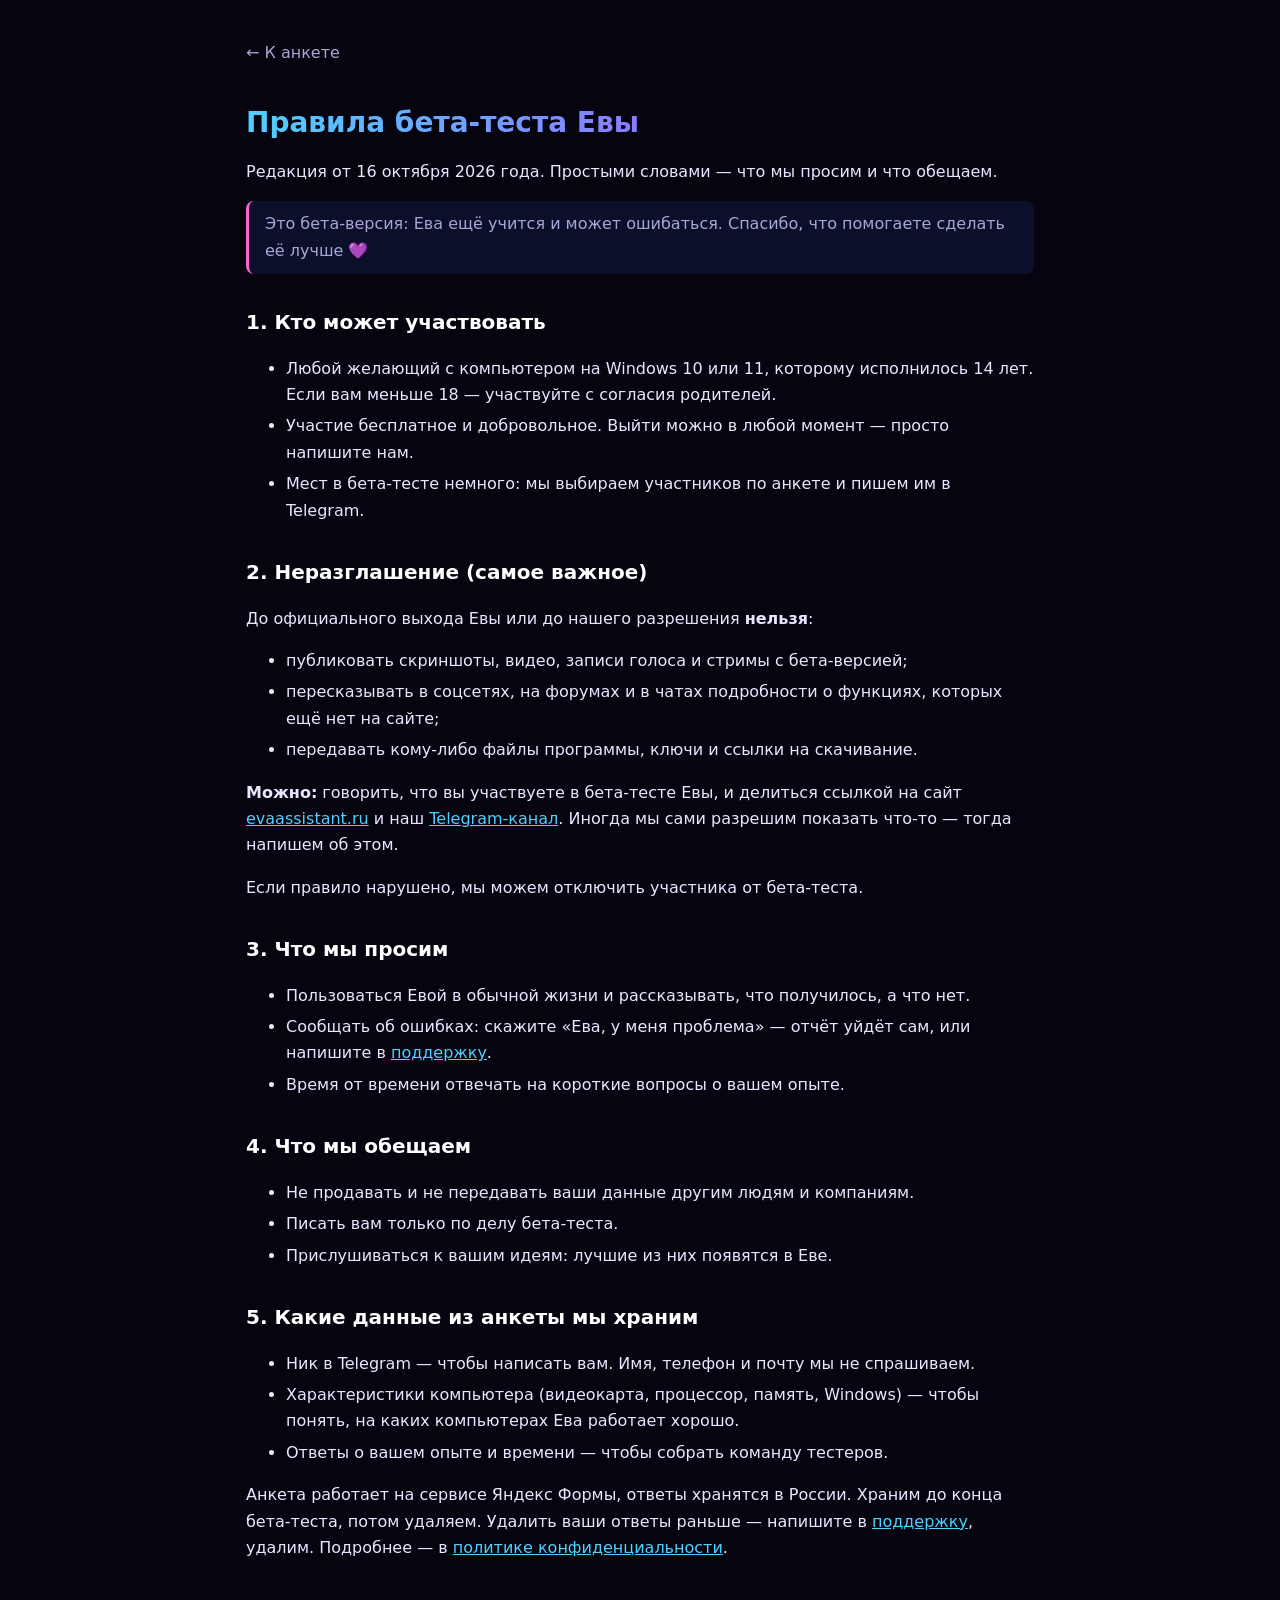
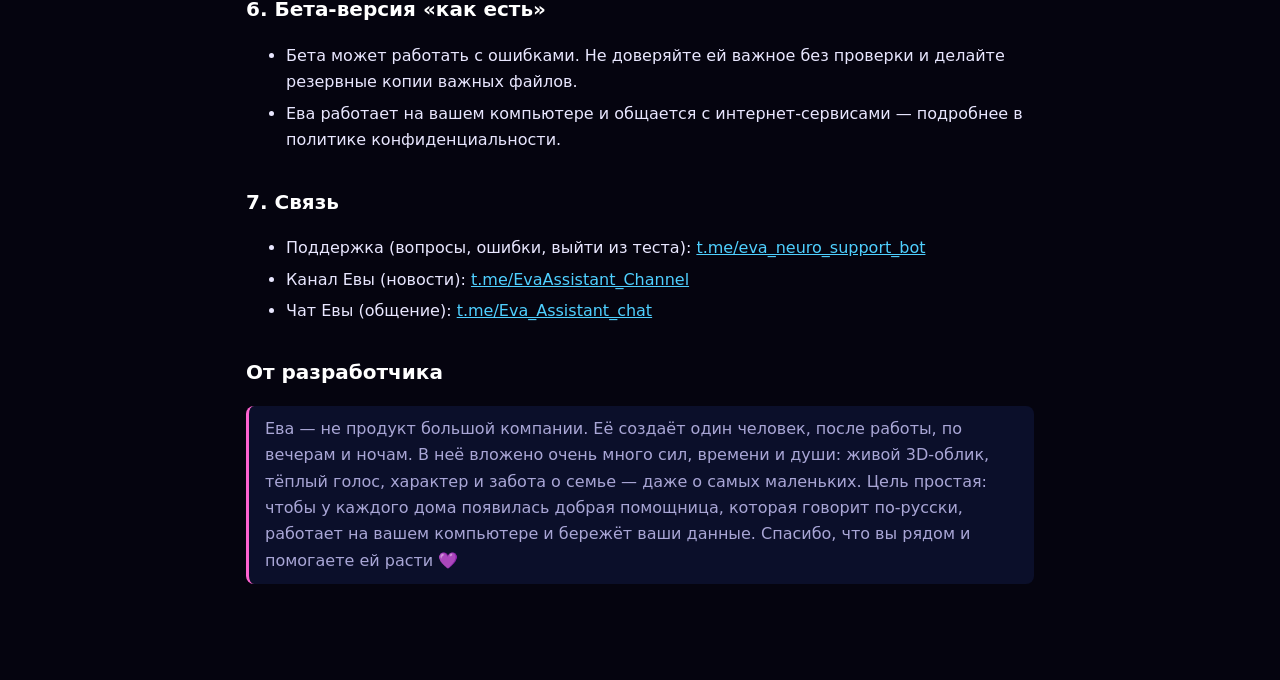
<file: beta_rules.html>
<!DOCTYPE html>
<html lang="ru">
<head>
<meta charset="utf-8">
<meta name="viewport" content="width=device-width, initial-scale=1">
<title>Правила бета-теста — Ева</title>
<link rel="icon" href="img/favicon.ico" sizes="any">
<style>
:root{--bg:#05040f;--card:#0b0f2a;--text:#e9e7ff;--muted:#a9a6d6;--accent:#8b7bff;--pink:#ff63d1;--cyan:#4fd0ff}
*{box-sizing:border-box}
body{margin:0;background:var(--bg);color:var(--text);font:16px/1.65 Inter,"Segoe UI",system-ui,sans-serif}
main{max-width:820px;margin:0 auto;padding:40px 16px 80px}
h1{font-size:28px;line-height:1.25;background:linear-gradient(90deg,var(--cyan),var(--accent),var(--pink));
  -webkit-background-clip:text;background-clip:text;color:transparent}
h2{margin-top:32px;font-size:20px;color:#fff}
a{color:var(--cyan)} li{margin:5px 0}
blockquote{margin:16px 0;padding:10px 16px;border-left:3px solid var(--pink);background:var(--card);border-radius:8px;color:var(--muted)}
.back{display:inline-block;margin-bottom:20px;color:var(--muted);text-decoration:none}
</style>
<!-- Yandex.Metrika counter (21.10.2026: посещаемость сайта; вебвизор выключен) -->
<script type="text/javascript">
    (function(m,e,t,r,i,k,a){
        m[i]=m[i]||function(){(m[i].a=m[i].a||[]).push(arguments)};
        m[i].l=1*new Date();
        for (var j = 0; j < document.scripts.length; j++) {if (document.scripts[j].src === r) { return; }}
        k=e.createElement(t),a=e.getElementsByTagName(t)[0],k.async=1,k.src=r,a.parentNode.insertBefore(k,a)
    })(window, document,'script','https://mc.yandex.ru/metrika/tag.js?id=113707804', 'ym');

    ym(113707804, 'init', {ssr:true, clickmap:true, ecommerce:"dataLayer", referrer: document.referrer, url: location.href, accurateTrackBounce:true, trackLinks:true});
</script>
<noscript><div><img src="https://mc.yandex.ru/watch/113707804" style="position:absolute; left:-9999px;" alt="" /></div></noscript>
<!-- /Yandex.Metrika counter -->
</head>
<body><main>
<a class="back" href="beta.html">← К анкете</a>
<h1>Правила бета-теста Евы</h1>
<p>Редакция от 16 октября 2026 года. Простыми словами — что мы просим и что обещаем.</p>
<blockquote>Это бета-версия: Ева ещё учится и может ошибаться. Спасибо, что помогаете сделать её лучше 💜</blockquote>

<h2>1. Кто может участвовать</h2>
<ul>
<li>Любой желающий с компьютером на Windows 10 или 11, которому исполнилось 14 лет.
  Если вам меньше 18 — участвуйте с согласия родителей.</li>
<li>Участие бесплатное и добровольное. Выйти можно в любой момент — просто напишите нам.</li>
<li>Мест в бета-тесте немного: мы выбираем участников по анкете и пишем им в Telegram.</li>
</ul>

<h2>2. Неразглашение (самое важное)</h2>
<p>До официального выхода Евы или до нашего разрешения <strong>нельзя</strong>:</p>
<ul>
<li>публиковать скриншоты, видео, записи голоса и стримы с бета-версией;</li>
<li>пересказывать в соцсетях, на форумах и в чатах подробности о функциях, которых ещё нет на сайте;</li>
<li>передавать кому-либо файлы программы, ключи и ссылки на скачивание.</li>
</ul>
<p><strong>Можно:</strong> говорить, что вы участвуете в бета-тесте Евы, и делиться ссылкой на сайт
<a href="https://evaassistant.ru">evaassistant.ru</a> и наш <a href="https://t.me/EvaAssistant_Channel">Telegram-канал</a>.
Иногда мы сами разрешим показать что-то — тогда напишем об этом.</p>
<p>Если правило нарушено, мы можем отключить участника от бета-теста.</p>

<h2>3. Что мы просим</h2>
<ul>
<li>Пользоваться Евой в обычной жизни и рассказывать, что получилось, а что нет.</li>
<li>Сообщать об ошибках: скажите «Ева, у меня проблема» — отчёт уйдёт сам, или напишите в <a href="https://t.me/eva_neuro_support_bot">поддержку</a>.</li>
<li>Время от времени отвечать на короткие вопросы о вашем опыте.</li>
</ul>

<h2>4. Что мы обещаем</h2>
<ul>
<li>Не продавать и не передавать ваши данные другим людям и компаниям.</li>
<li>Писать вам только по делу бета-теста.</li>
<li>Прислушиваться к вашим идеям: лучшие из них появятся в Еве.</li>
</ul>

<h2>5. Какие данные из анкеты мы храним</h2>
<ul>
<li>Ник в Telegram — чтобы написать вам. Имя, телефон и почту мы не спрашиваем.</li>
<li>Характеристики компьютера (видеокарта, процессор, память, Windows) — чтобы понять, на каких компьютерах Ева работает хорошо.</li>
<li>Ответы о вашем опыте и времени — чтобы собрать команду тестеров.</li>
</ul>
<p>Анкета работает на сервисе Яндекс Формы, ответы хранятся в России. Храним до конца бета-теста,
потом удаляем. Удалить ваши ответы раньше — напишите в <a href="https://t.me/eva_neuro_support_bot">поддержку</a>, удалим.
Подробнее — в <a href="privacy.html#beta">политике конфиденциальности</a>.</p>

<h2>6. Бета-версия «как есть»</h2>
<ul>
<li>Бета может работать с ошибками. Не доверяйте ей важное без проверки и делайте резервные копии важных файлов.</li>
<li>Ева работает на вашем компьютере и общается с интернет-сервисами — подробнее в политике конфиденциальности.</li>
</ul>

<h2>7. Связь</h2>
<ul>
<li>Поддержка (вопросы, ошибки, выйти из теста): <a href="https://t.me/eva_neuro_support_bot">t.me/eva_neuro_support_bot</a></li>
<li>Канал Евы (новости): <a href="https://t.me/EvaAssistant_Channel">t.me/EvaAssistant_Channel</a></li>
<li>Чат Евы (общение): <a href="https://t.me/Eva_Assistant_chat">t.me/Eva_Assistant_chat</a></li>
</ul>

<h2>От разработчика</h2>
<blockquote>Ева — не продукт большой компании. Её создаёт один человек, после работы, по вечерам и ночам.
В неё вложено очень много сил, времени и души: живой 3D-облик, тёплый голос, характер и забота о семье — даже о самых маленьких.
Цель простая: чтобы у каждого дома появилась добрая помощница, которая говорит по-русски, работает на вашем компьютере
и бережёт ваши данные. Спасибо, что вы рядом и помогаете ей расти 💜</blockquote>
</main></body></html>
</file>
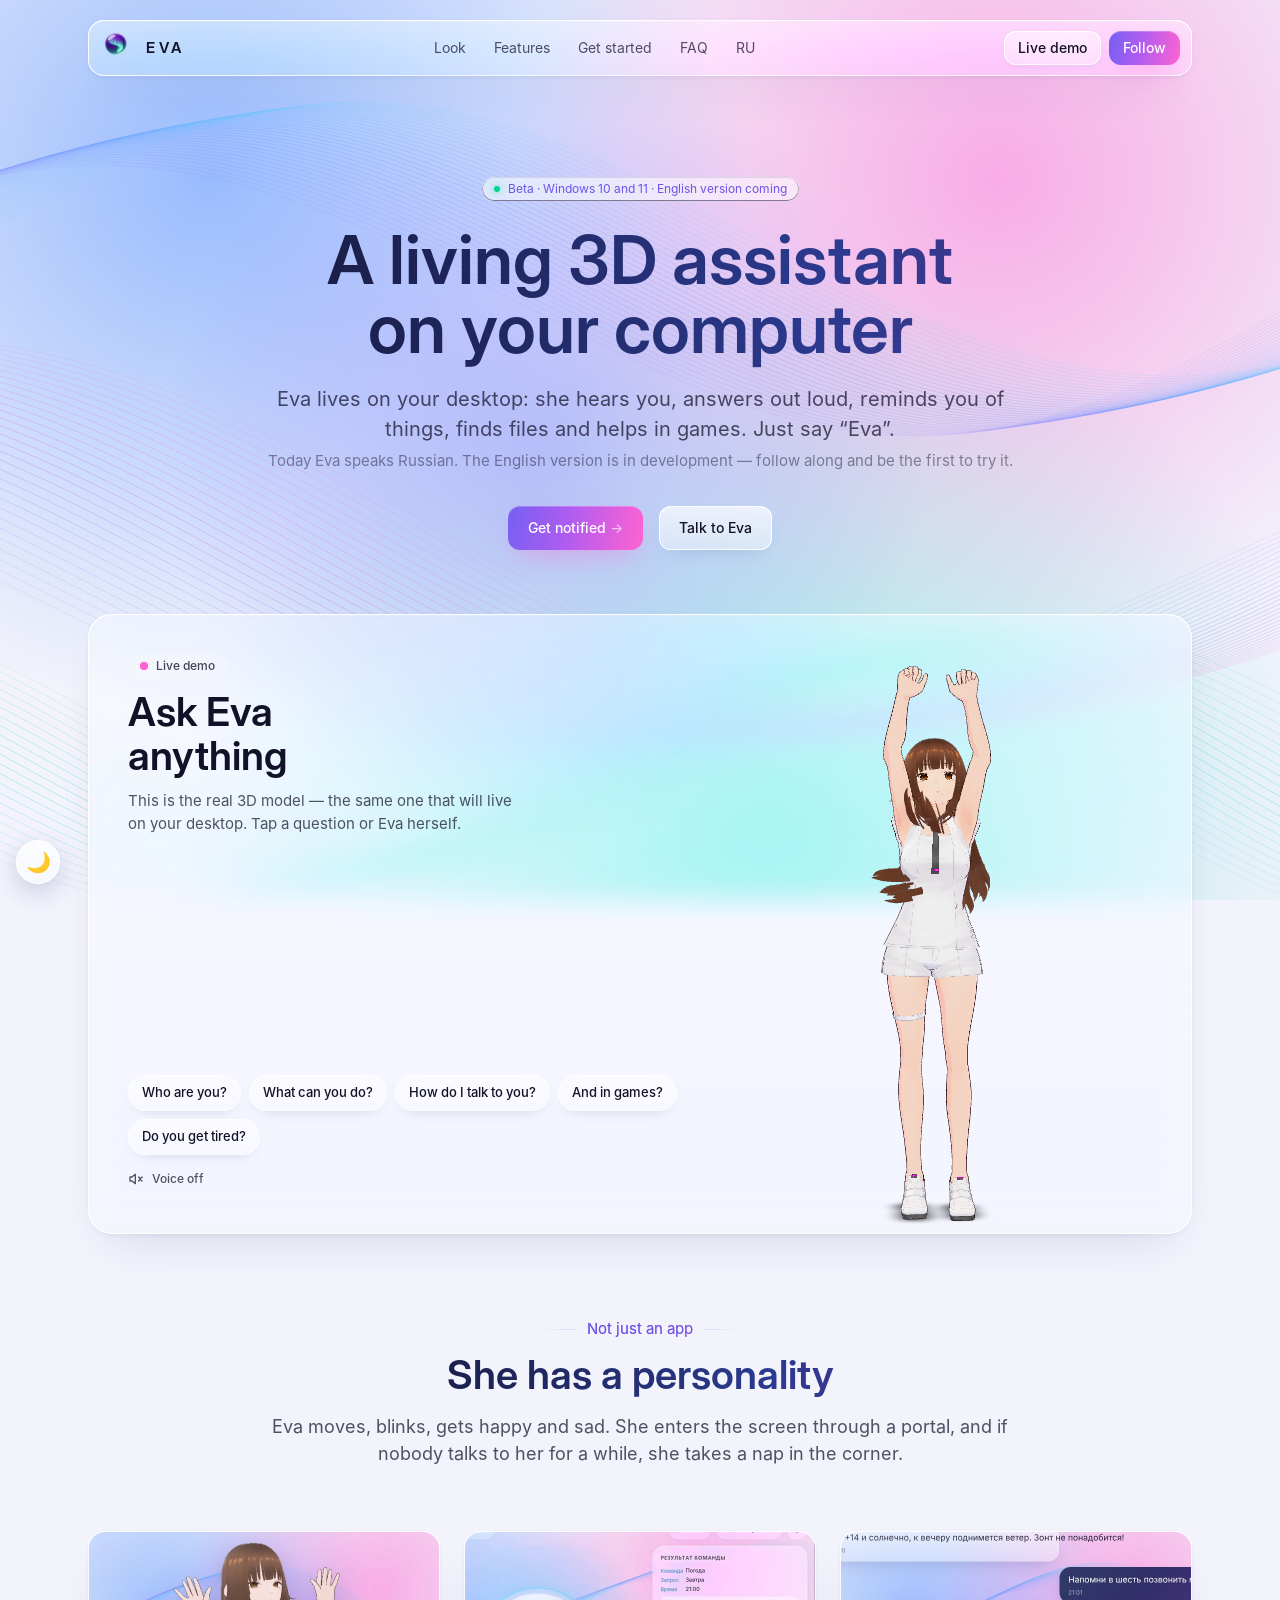
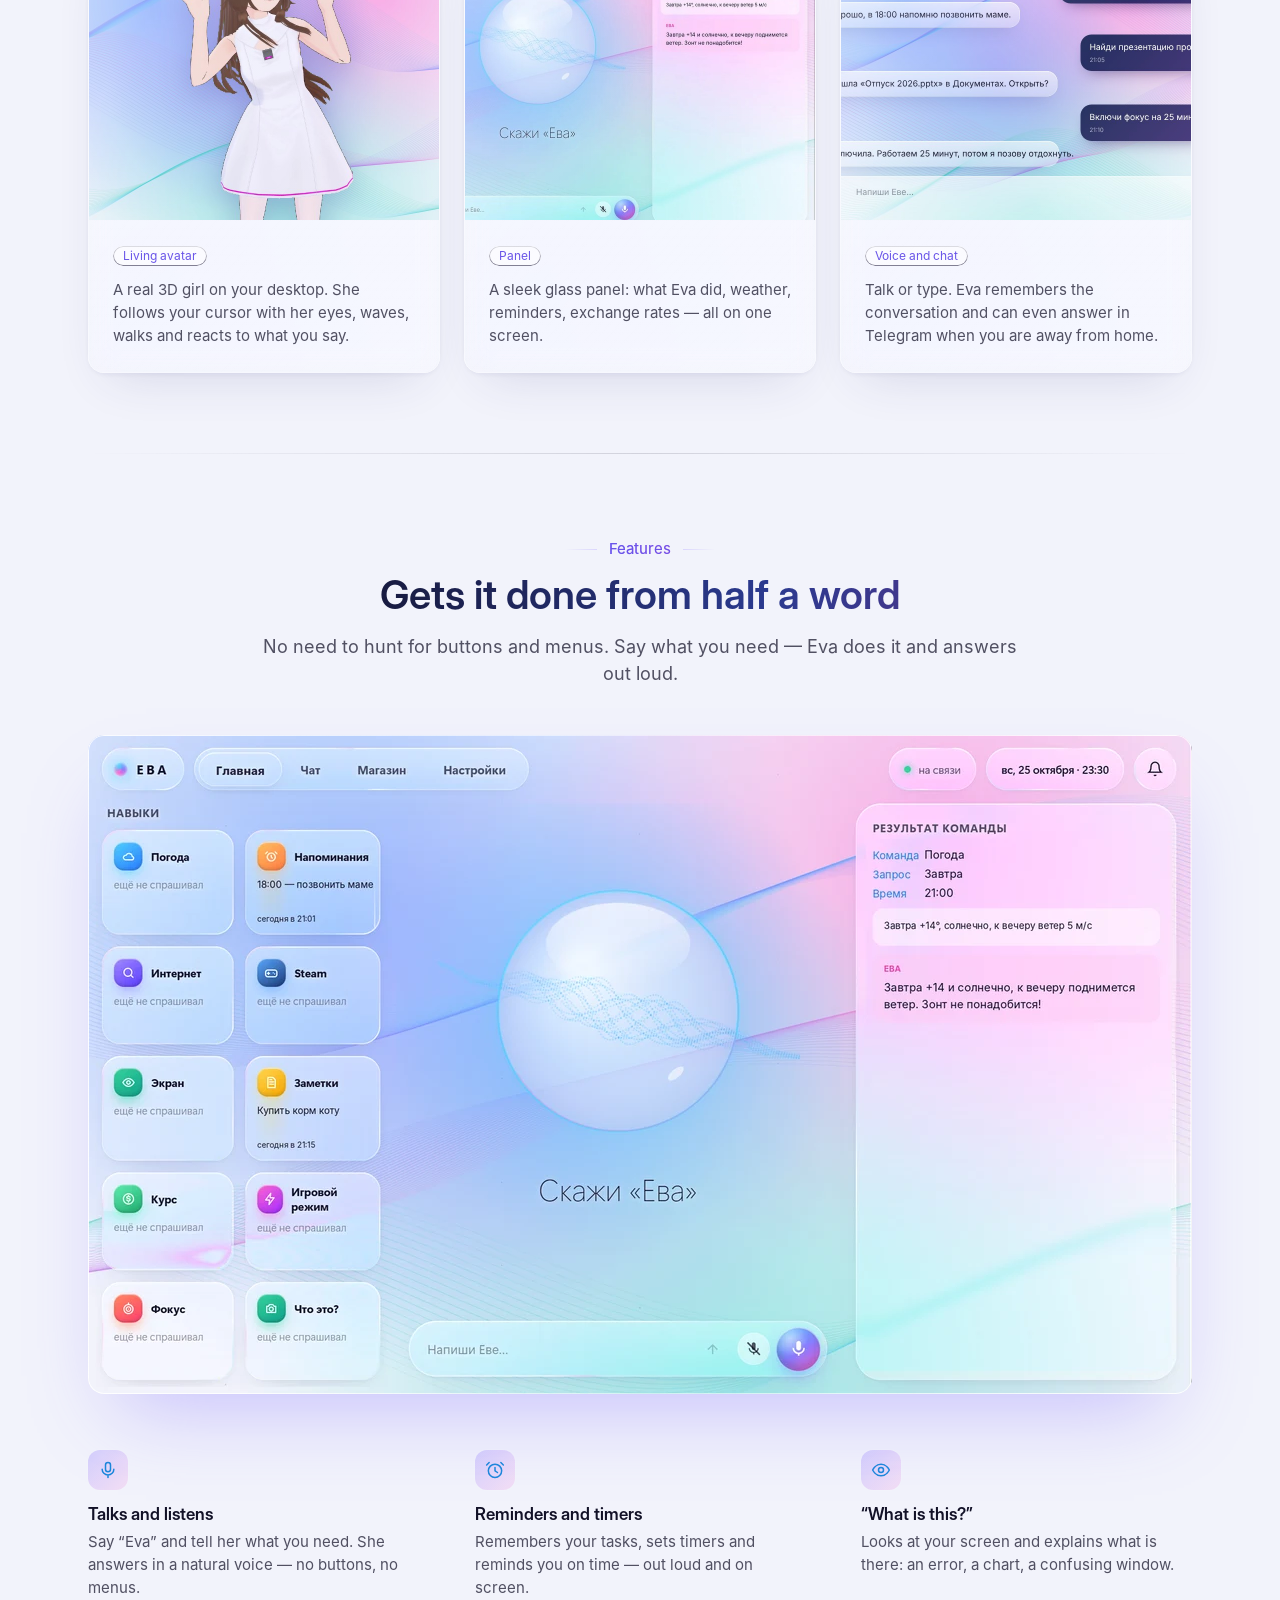
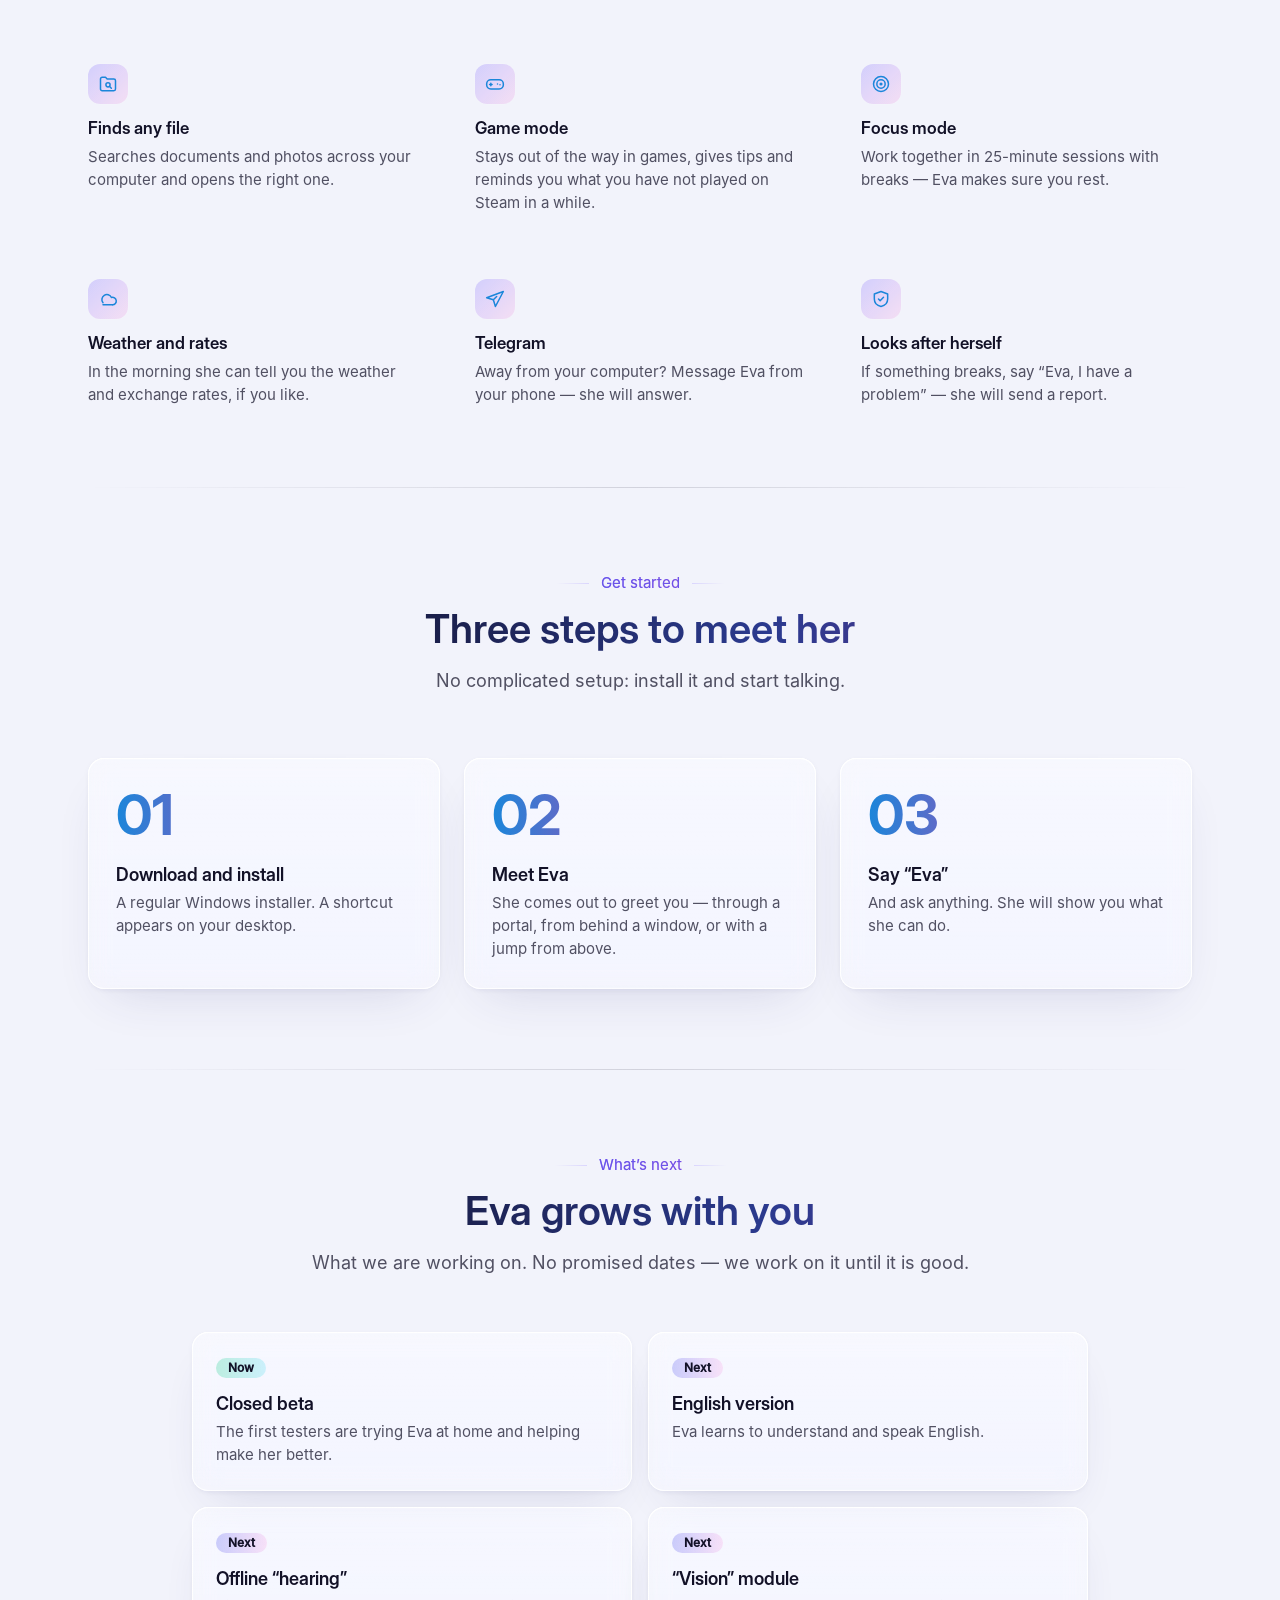
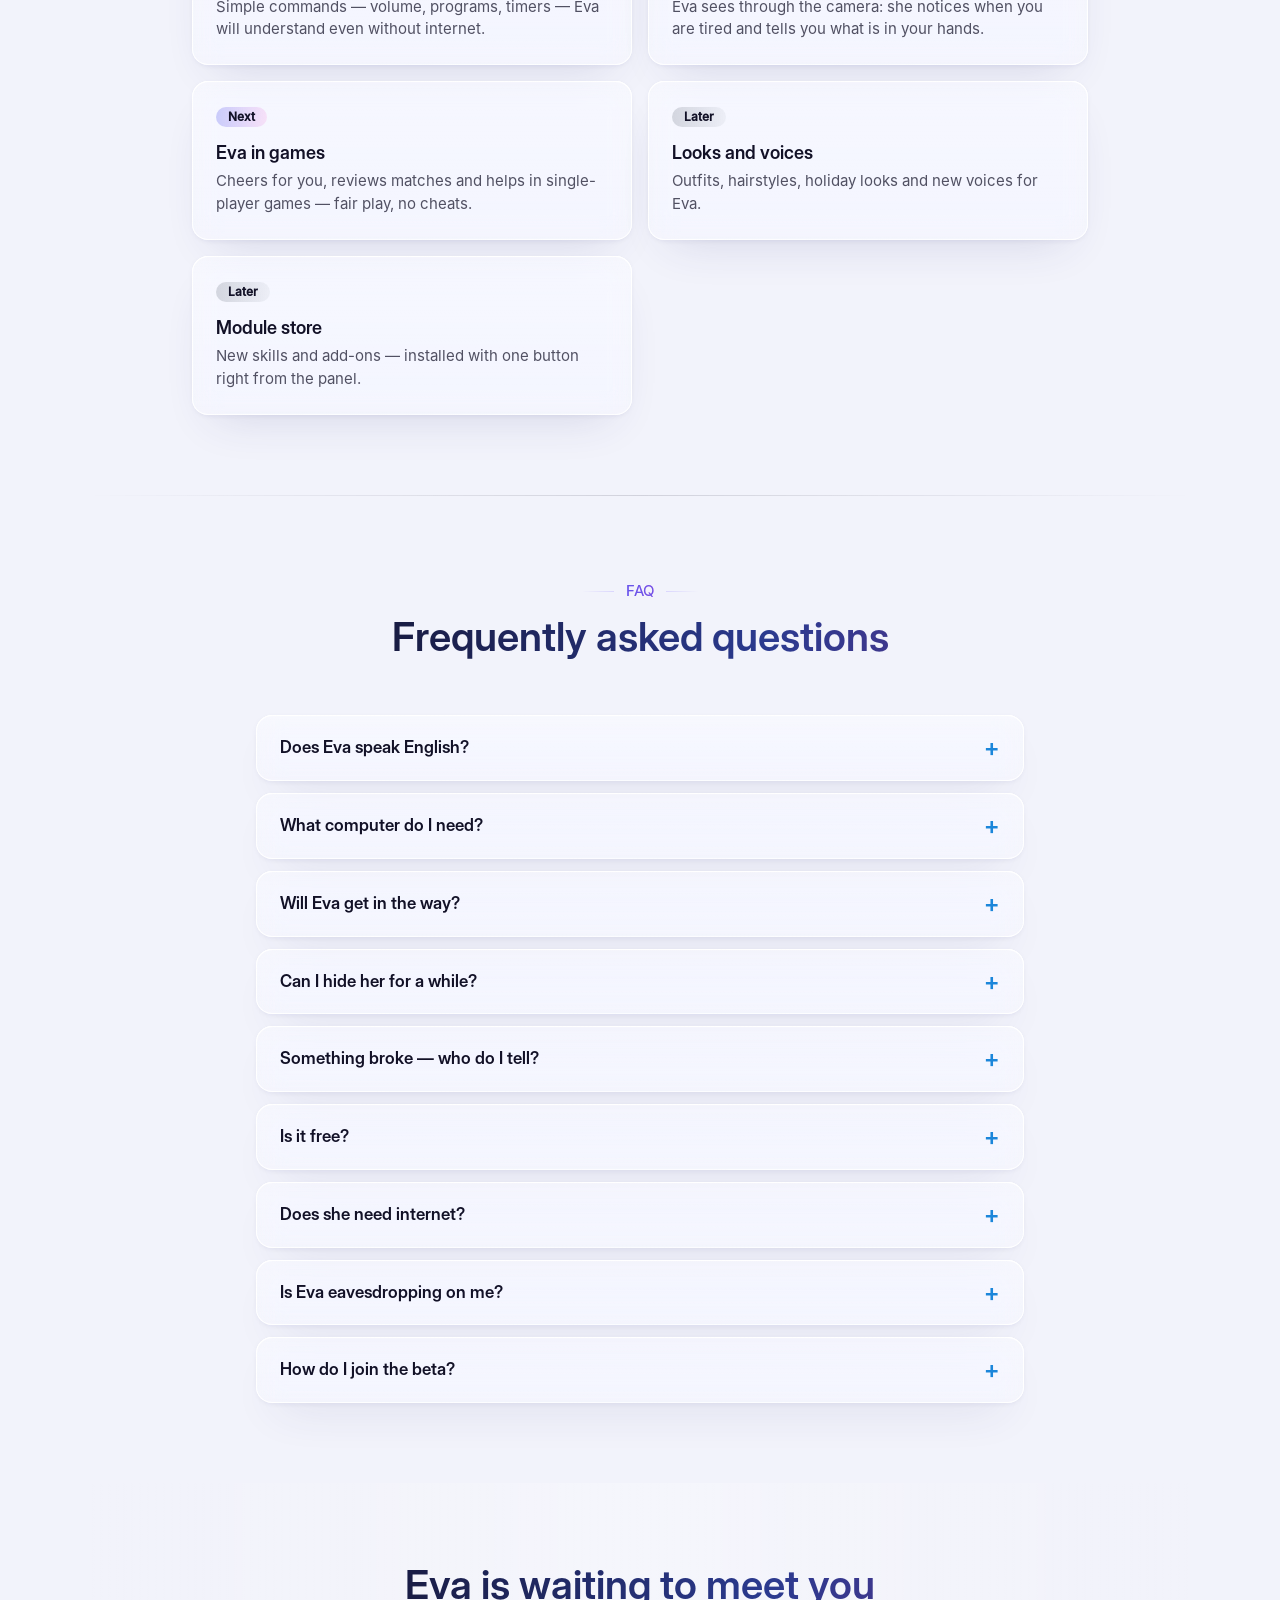
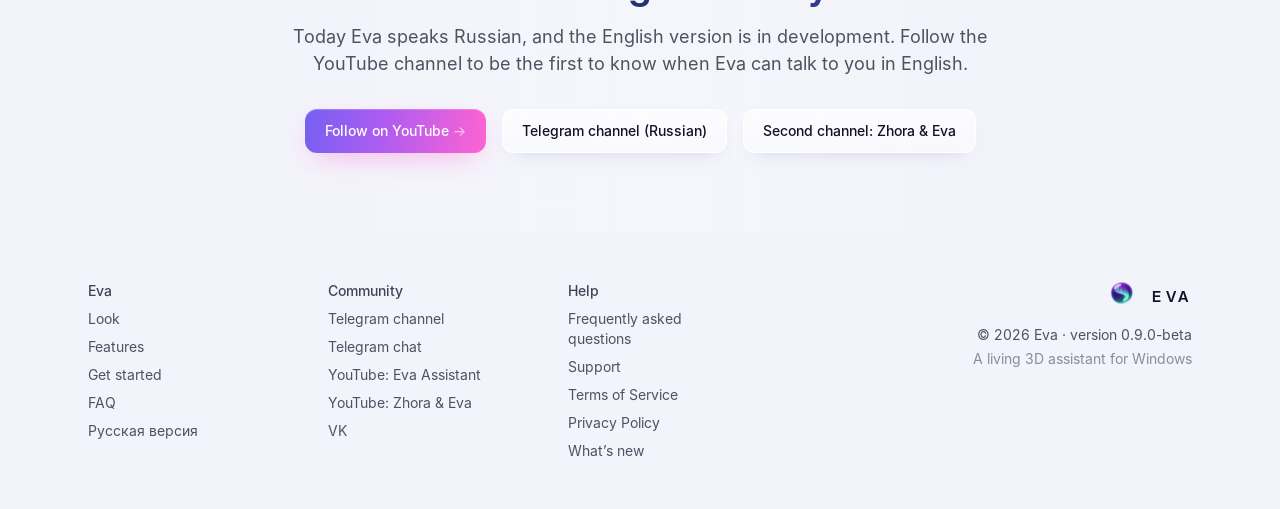
<file: en.html>
<!DOCTYPE html>
<html lang="en">
<head>
<meta charset="utf-8">
<meta name="viewport" content="width=device-width, initial-scale=1">
<title>Eva — a living 3D assistant on your computer</title>
<meta name="description" content="Eva lives on your desktop: she talks, listens, reminds you of things, finds files and helps in games. Beta for Windows 10 and 11. English version in development.">
<meta property="og:title" content="Eva — a living 3D assistant">
<meta property="og:description" content="Talks · listens · helps. Lives right on your desktop.">
<meta property="og:image" content="https://evaassistant.ru/img/og_1200x630.jpg">
<meta name="theme-color" content="#05040f">
<meta name="twitter:card" content="summary_large_image">
<meta name="robots" content="index, follow">
<link rel="icon" href="img/favicon.ico" sizes="any">
<link rel="icon" href="img/favicon-32.png" type="image/png">
<link rel="apple-touch-icon" href="img/apple-touch-icon.png">
<link rel="preload" href="fonts/InterDisplay-SemiBold.woff" as="font" type="font/woff" crossorigin>
<link rel="preload" href="fonts/Inter-Regular.woff" as="font" type="font/woff" crossorigin>
<link rel="alternate" hreflang="ru" href="https://evaassistant.ru/">
<link rel="alternate" hreflang="en" href="https://evaassistant.ru/en.html">
<link rel="stylesheet" href="css/style.css">
<!-- Yandex.Metrika counter (21.10.2026: посещаемость сайта; вебвизор выключен) -->
<script type="text/javascript">
    (function(m,e,t,r,i,k,a){
        m[i]=m[i]||function(){(m[i].a=m[i].a||[]).push(arguments)};
        m[i].l=1*new Date();
        for (var j = 0; j < document.scripts.length; j++) {if (document.scripts[j].src === r) { return; }}
        k=e.createElement(t),a=e.getElementsByTagName(t)[0],k.async=1,k.src=r,a.parentNode.insertBefore(k,a)
    })(window, document,'script','https://mc.yandex.ru/metrika/tag.js?id=113707804', 'ym');

    ym(113707804, 'init', {ssr:true, clickmap:true, ecommerce:"dataLayer", referrer: document.referrer, url: location.href, accurateTrackBounce:true, trackLinks:true});
</script>
<noscript><div><img src="https://mc.yandex.ru/watch/113707804" style="position:absolute; left:-9999px;" alt="" /></div></noscript>
<!-- /Yandex.Metrika counter -->
<link rel="stylesheet" href="css/theme.css">
<script src="js/theme.js"></script>
</head>
<body class="bg-gray-950 font-inter text-base text-gray-200 antialiased">
<div class="relative flex min-h-screen flex-col overflow-hidden supports-[overflow:clip]:overflow-clip">

  <!-- ================= ШАПКА ================= -->
  <header class="fixed inset-x-0 top-2 z-30 md:top-5">
    <div class="mx-auto max-w-6xl px-4 sm:px-6">
      <div class="gborder relative flex h-14 items-center justify-between gap-3 rounded-2xl bg-gray-900/80 px-3 backdrop-blur-md">
        <a href="#top" class="flex items-center gap-2.5 pl-1" aria-label="Eva">
          <img src="img/icon-192.png" width="32" height="32" alt="">
          <span class="font-display text-[15px] font-semibold tracking-[.28em] text-gray-100">EVA</span>
        </a>
        <nav class="hidden items-center gap-1 md:flex">
          <a class="rounded-lg px-3 py-1.5 text-sm text-indigo-200/65 transition hover:text-gray-100" href="#look">Look</a>
          <a class="rounded-lg px-3 py-1.5 text-sm text-indigo-200/65 transition hover:text-gray-100" href="#features">Features</a>
          <a class="rounded-lg px-3 py-1.5 text-sm text-indigo-200/65 transition hover:text-gray-100" href="#start">Get started</a>
          <a class="rounded-lg px-3 py-1.5 text-sm text-indigo-200/65 transition hover:text-gray-100" href="#faq">FAQ</a>
          <a class="rounded-lg px-3 py-1.5 text-sm text-indigo-200/65 transition hover:text-gray-100" href="index.html" hreflang="ru">RU</a>
        </nav>
        <div class="flex items-center gap-2">
          <a class="btn-sm btn-ghost gborder hidden sm:inline-flex" href="#demo">Live demo</a>
          <a class="btn-sm btn-main" href="#download">Follow</a>
        </div>
      </div>
    </div>
  </header>

  <main class="relative flex grow flex-col" id="top">
    <!-- свечение сверху -->
    <div class="pointer-events-none absolute left-1/2 top-0 -z-10 -translate-x-1/4" aria-hidden="true">
      <img class="max-w-none" src="img/page-illustration.svg" width="846" height="594" alt="">
    </div>
    <div class="pointer-events-none absolute left-1/2 top-[400px] -z-10 -mt-20 -translate-x-full opacity-50" aria-hidden="true">
      <img class="max-w-none" src="img/blurred-shape-gray.svg" width="760" height="668" alt="">
    </div>
    <div class="pointer-events-none absolute left-1/2 top-[440px] -z-10 -translate-x-1/3" aria-hidden="true">
      <img class="max-w-none" src="img/blurred-shape.svg" width="760" height="668" alt="">
    </div>

    <!-- ================= ПЕРВЫЙ ЭКРАН ================= -->
    <section>
      <div class="mx-auto max-w-6xl px-4 sm:px-6">
        <div class="pt-32 pb-12 md:pt-44 md:pb-20">
          <div class="pb-12 text-center md:pb-16">
            <div data-aos class="mb-6 inline-flex">
              <span class="tag !px-3 !py-1"><span class="inline-flex items-center gap-2"><i class="inline-block h-1.5 w-1.5 rounded-full bg-emerald-400 shadow-[0_0_8px_#34d399]"></i>Beta · Windows 10 and 11 · English version coming</span></span>
            </div>
            <h1 data-aos class="h-grad pb-5 font-display text-4xl font-semibold sm:text-5xl md:text-6xl">
              A living 3D assistant<br class="hidden sm:block"> on your computer
            </h1>
            <div class="mx-auto max-w-3xl">
              <p data-aos data-delay="150" class="mb-8 text-xl text-indigo-200/65">
                Eva lives on your desktop: she hears you, answers out loud, reminds you of things, finds files and helps in games. Just say “Eva”.<br><span class="text-base text-indigo-200/50">Today Eva speaks Russian. The English version is in development — follow along and be the first to try it.</span>
              </p>
              <div class="mx-auto max-w-xs sm:flex sm:max-w-none sm:justify-center">
                <div data-aos data-delay="300">
                  <a class="btn btn-main group mb-4 w-full sm:mb-0 sm:w-auto" href="#download">
                    Get notified
                    <span class="ml-1 tracking-normal text-white/60 transition-transform group-hover:translate-x-0.5">-&gt;</span>
                  </a>
                </div>
                <div data-aos data-delay="450">
                  <a class="btn btn-ghost gborder w-full sm:ml-4 sm:w-auto" href="#demo">Talk to Eva</a>
                </div>
              </div>
            </div>
          </div>

          <!-- ЖИВОЕ ДЕМО -->
          <div id="demo" data-aos data-delay="200" class="relative scroll-mt-28">
            <div class="pointer-events-none absolute bottom-8 left-1/2 -z-10 -ml-28 -translate-x-1/2 translate-y-1/2" aria-hidden="true">
              <img class="md:max-w-none" src="img/blurred-shape.svg" width="760" height="668" alt="">
            </div>
            <div class="gborder gborder-glow relative mx-auto h-[600px] max-w-[1104px] overflow-hidden rounded-3xl bg-gray-900 md:h-[620px]">
              <img class="absolute inset-0 h-full w-full object-cover" src="img/hero_1920.webp" alt="" aria-hidden="true">
              <div class="absolute inset-0 bg-gradient-to-r from-gray-950/80 via-gray-950/30 to-transparent"></div>

              <!-- подпись и вопросы -->
              <div class="relative z-10 flex h-full flex-col justify-between p-6 md:p-10">
                <div class="max-w-md">
                  <div class="mb-3 inline-flex items-center gap-2 rounded-full bg-gray-950/50 px-3 py-1 text-xs font-medium text-gray-200 ring-1 ring-white/10 backdrop-blur">
                    <span class="relative flex h-2 w-2"><span class="absolute inline-flex h-full w-full animate-ping rounded-full bg-eva-pink opacity-60"></span><span class="relative inline-flex h-2 w-2 rounded-full bg-eva-pink"></span></span>
                    Live demo
                  </div>
                  <h2 class="font-display text-3xl font-semibold text-white md:text-4xl">Ask Eva<br>anything</h2>
                  <p class="mt-3 hidden max-w-sm text-indigo-200/70 sm:block">This is the real 3D model — the same one that will live on your desktop. Tap a question or Eva herself.</p>
                </div>
                <div class="max-w-[560px]">
                  <div class="flex flex-wrap gap-2" id="chips">
                    <button class="chip" data-say="who">Who are you?</button>
                    <button class="chip" data-say="can">What can you do?</button>
                    <button class="chip" data-say="talk">How do I talk to you?</button>
                    <button class="chip" data-say="games">And in games?</button>
                    <button class="chip" data-say="sleep">Do you get tired?</button>
                  </div>
                  <button id="sound" class="mt-4 inline-flex items-center gap-2 text-xs font-medium text-indigo-200/70 transition hover:text-white">
                    <svg class="h-4 w-4" viewBox="0 0 24 24" fill="none" stroke="currentColor" stroke-width="2" stroke-linecap="round" stroke-linejoin="round"><path d="M11 5 6 9H3v6h3l5 4z"/><path class="wv" d="M15.5 8.5a5 5 0 0 1 0 7"/><path class="wv" d="M19 5a10 10 0 0 1 0 14"/><path class="mt" d="m16 9 5 6m0-6-5 6"/></svg>
                    <span id="soundLabel">Voice off</span>
                  </button>
                </div>
              </div>

              <!-- 3D-Ева -->
              <div id="eva" class="absolute bottom-0 right-0 z-[5] h-full w-[62%] opacity-0 transition-opacity duration-700 sm:w-[48%] md:right-[4%] md:w-[38%]">
                <iframe id="evaFrame" class="h-full w-full border-0 bg-transparent" src="eva/eva_viewer.html?site=1" title="Eva" allow="autoplay"></iframe>
                <button id="evaHit" class="absolute inset-x-[25%] top-[10%] bottom-[3%] cursor-pointer" aria-label="Tap Eva"></button>
              </div>
              <div id="bubble" class="bubble"><b class="h-brand mb-1 block text-[11px] font-semibold uppercase tracking-[.18em]">Eva</b><span id="bubbleText"></span></div>
            </div>
          </div>
        </div>
      </div>
    </section>

    <!-- ================= КАК ВЫГЛЯДИТ ================= -->
    <section id="look" class="scroll-mt-20">
      <div class="mx-auto max-w-6xl px-4 sm:px-6">
        <div class="pb-12 md:pb-20">
          <div class="mx-auto max-w-3xl pb-12 text-center md:pb-16">
            <div class="eyebrow"><span>Not just an app</span></div>
            <h2 data-aos class="h-grad pb-4 font-display text-3xl font-semibold md:text-4xl">She has a personality</h2>
            <p data-aos class="text-lg text-indigo-200/65">Eva moves, blinks, gets happy and sad. She enters the screen through a portal, and if nobody talks to her for a while, she takes a nap in the corner.</p>
          </div>
          <div class="spot-group mx-auto grid max-w-sm items-start gap-6 lg:max-w-none lg:grid-cols-3" id="spot">
            <div class="spot" data-aos>
              <div class="spot-inner">
                <img class="inline-flex w-full" loading="lazy" src="img/card_eva.jpg" data-light="img/card_eva_light.jpg" width="350" height="288" alt="3D Eva">
                <div class="relative z-10 p-6">
                  <div class="mb-3"><span class="tag"><span>Living avatar</span></span></div>
                  <p class="text-indigo-200/65">A real 3D girl on your desktop. She follows your cursor with her eyes, waves, walks and reacts to what you say.</p>
                </div>
              </div>
            </div>
            <div class="spot" data-aos data-delay="120">
              <div class="spot-inner">
                <img class="inline-flex w-full" loading="lazy" src="img/card_panel.jpg" data-light="img/card_panel_light.jpg" width="350" height="288" alt="Eva panel">
                <div class="relative z-10 p-6">
                  <div class="mb-3"><span class="tag"><span>Panel</span></span></div>
                  <p class="text-indigo-200/65">A sleek glass panel: what Eva did, weather, reminders, exchange rates — all on one screen.</p>
                </div>
              </div>
            </div>
            <div class="spot" data-aos data-delay="240">
              <div class="spot-inner">
                <img class="inline-flex w-full" loading="lazy" src="img/card_chat.jpg" data-light="img/card_chat_light.jpg" width="350" height="288" alt="Chat with Eva">
                <div class="relative z-10 p-6">
                  <div class="mb-3"><span class="tag"><span>Voice and chat</span></span></div>
                  <p class="text-indigo-200/65">Talk or type. Eva remembers the conversation and can even answer in Telegram when you are away from home.</p>
                </div>
              </div>
            </div>
          </div>
        </div>
      </div>
    </section>

    <!-- ================= ВОЗМОЖНОСТИ ================= -->
    <section id="features" class="relative scroll-mt-20">
      <div class="pointer-events-none absolute left-1/2 top-0 -z-10 -mt-20 -translate-x-1/2" aria-hidden="true">
        <img class="max-w-none" src="img/blurred-shape-gray.svg" width="760" height="668" alt="">
      </div>
      <div class="pointer-events-none absolute bottom-0 left-1/2 -z-10 -mb-80 -translate-x-[120%] opacity-50" aria-hidden="true">
        <img class="max-w-none" src="img/blurred-shape.svg" width="760" height="668" alt="">
      </div>
      <div class="mx-auto max-w-6xl px-4 sm:px-6">
        <div class="divider py-12 md:py-20">
          <div class="mx-auto max-w-3xl pb-4 text-center md:pb-12">
            <div class="eyebrow"><span>Features</span></div>
            <h2 data-aos class="h-grad pb-4 font-display text-3xl font-semibold md:text-4xl">Gets it done from half a word</h2>
            <p data-aos class="text-lg text-indigo-200/65">No need to hunt for buttons and menus. Say what you need — Eva does it and answers out loud.</p>
          </div>
          <div data-aos class="flex justify-center pb-6 md:pb-14">
            <div class="gborder relative overflow-hidden rounded-2xl shadow-[0_40px_80px_-30px_rgba(139,123,255,.45)]">
              <img class="w-full max-w-[1104px]" loading="lazy" src="img/panel_full.webp" data-light="img/panel_full_light.webp" width="1104" height="751" alt="Eva panel: skills, command result, living orb">
            </div>
          </div>
          <div class="mx-auto grid max-w-sm gap-12 sm:max-w-none sm:grid-cols-2 md:gap-x-14 md:gap-y-16 lg:grid-cols-3" id="featGrid"></div>
        </div>
      </div>
    </section>

    <!-- ================= КАК НАЧАТЬ ================= -->
    <section id="start" class="scroll-mt-20">
      <div class="mx-auto max-w-6xl px-4 sm:px-6">
        <div class="divider py-12 md:py-20">
          <div class="mx-auto max-w-3xl pb-12 text-center md:pb-16">
            <div class="eyebrow"><span>Get started</span></div>
            <h2 data-aos class="h-grad pb-4 font-display text-3xl font-semibold md:text-4xl">Three steps to meet her</h2>
            <p data-aos class="text-lg text-indigo-200/65">No complicated setup: install it and start talking.</p>
          </div>
          <div class="grid gap-6 md:grid-cols-3">
            <div data-aos class="gborder relative rounded-2xl bg-gray-900/60 p-7">
              <div class="h-brand mb-4 font-display text-5xl font-bold">01</div>
              <h3 class="mb-1 font-display text-lg font-semibold text-gray-100">Download and install</h3>
              <p class="text-indigo-200/65">A regular Windows installer. A shortcut appears on your desktop.</p>
            </div>
            <div data-aos data-delay="120" class="gborder relative rounded-2xl bg-gray-900/60 p-7">
              <div class="h-brand mb-4 font-display text-5xl font-bold">02</div>
              <h3 class="mb-1 font-display text-lg font-semibold text-gray-100">Meet Eva</h3>
              <p class="text-indigo-200/65">She comes out to greet you — through a portal, from behind a window, or with a jump from above.</p>
            </div>
            <div data-aos data-delay="240" class="gborder relative rounded-2xl bg-gray-900/60 p-7">
              <div class="h-brand mb-4 font-display text-5xl font-bold">03</div>
              <h3 class="mb-1 font-display text-lg font-semibold text-gray-100">Say “Eva”</h3>
              <p class="text-indigo-200/65">And ask anything. She will show you what she can do.</p>
            </div>
          </div>
        </div>
      </div>
    </section>

    <!-- ================= ЧТО ДАЛЬШЕ (17.10.2026) ================= -->
    <section id="next" class="scroll-mt-20">
      <div class="mx-auto max-w-6xl px-4 sm:px-6">
        <div class="divider py-12 md:py-20">
          <div class="mx-auto max-w-3xl pb-10 text-center md:pb-14">
            <div class="eyebrow"><span>What’s next</span></div>
            <h2 data-aos class="h-grad pb-4 font-display text-3xl font-semibold md:text-4xl">Eva grows with you</h2>
            <p data-aos class="text-lg text-indigo-200/65">What we are working on. No promised dates — we work on it until it is good.</p>
          </div>
          <div class="mx-auto grid gap-4 sm:grid-cols-2" style="max-width:56rem" id="roadmap"></div>
        </div>
      </div>
    </section>

    <!-- ================= ВОПРОСЫ ================= -->
    <section id="faq" class="scroll-mt-20">
      <div class="mx-auto max-w-6xl px-4 sm:px-6">
        <div class="divider py-12 md:py-20">
          <div class="mx-auto max-w-3xl pb-10 text-center md:pb-14">
            <div class="eyebrow"><span>FAQ</span></div>
            <h2 data-aos class="h-grad font-display text-3xl font-semibold md:text-4xl">Frequently asked questions</h2>
          </div>
          <div class="mx-auto grid max-w-3xl gap-3" id="faqList"></div>
        </div>
      </div>
    </section>

    <!-- ================= ПРИЗЫВ ================= -->
    <section id="download" class="relative overflow-hidden scroll-mt-20">
      <div class="pointer-events-none absolute bottom-0 left-1/2 -z-10 -mb-24 ml-20 -translate-x-1/2" aria-hidden="true">
        <img class="max-w-none" src="img/blurred-shape.svg" width="760" height="668" alt="">
      </div>
      <div class="mx-auto max-w-6xl px-4 sm:px-6">
        <div class="bg-linear-to-r from-transparent via-gray-800/50 py-12 md:py-20">
          <div class="mx-auto max-w-3xl text-center">
            <h2 data-aos class="h-grad pb-4 font-display text-3xl font-semibold md:text-4xl">Eva is waiting to meet you</h2>
            <p data-aos class="mb-8 text-lg text-indigo-200/65">Today Eva speaks Russian, and the English version is in development. Follow the YouTube channel to be the first to know when Eva can talk to you in English.</p>
            <div class="mx-auto max-w-xs sm:flex sm:max-w-none sm:justify-center">
              <div data-aos data-delay="150"><a class="btn btn-main group mb-4 w-full sm:mb-0 sm:w-auto" href="https://www.youtube.com/channel/UC3BnzNVG6nOvN4bFxzneqxQ" target="_blank" rel="noopener">Follow on YouTube <span class="ml-1 text-white/60 transition-transform group-hover:translate-x-0.5">-&gt;</span></a></div>
              <div data-aos data-delay="300"><a class="btn btn-ghost gborder w-full sm:ml-4 sm:w-auto" href="https://t.me/EvaAssistant_Channel" target="_blank" rel="noopener">Telegram channel (Russian)</a></div>
              <div data-aos data-delay="400"><a class="btn btn-ghost gborder w-full sm:ml-4 sm:w-auto" href="https://www.youtube.com/channel/UCUcYWm1zV3rPVd3m0iBnveA" target="_blank" rel="noopener">Second channel: Zhora &amp; Eva</a></div>
            </div>
          </div>
        </div>
      </div>
    </section>
  </main>

  <!-- ================= ПОДВАЛ ================= -->
  <footer>
    <div class="relative mx-auto max-w-6xl px-4 sm:px-6">
      <div class="pointer-events-none absolute bottom-0 left-1/2 -z-10 -translate-x-1/2" aria-hidden="true">
        <img class="max-w-none" loading="lazy" src="img/footer-illustration.svg" width="1076" height="378" alt="">
      </div>
      <div class="grid grid-cols-2 justify-between gap-12 py-8 sm:grid-rows-[auto_auto] md:grid-cols-4 md:grid-rows-[auto_auto] md:py-12 lg:grid-cols-[repeat(3,minmax(0,160px))_1fr] lg:grid-rows-1 xl:gap-20">
        <div class="space-y-2">
          <h3 class="text-sm font-medium text-gray-200">Eva</h3>
          <ul class="space-y-2 text-sm">
            <li><a class="text-indigo-200/65 transition hover:text-indigo-400" href="#look">Look</a></li>
            <li><a class="text-indigo-200/65 transition hover:text-indigo-400" href="#features">Features</a></li>
            <li><a class="text-indigo-200/65 transition hover:text-indigo-400" href="#start">Get started</a></li>
            <li><a class="text-indigo-200/65 transition hover:text-indigo-400" href="#faq">FAQ</a></li>
            <li><a class="text-indigo-200/65 transition hover:text-indigo-400" href="index.html" hreflang="ru">Русская версия</a></li>
          </ul>
        </div>
        <div class="space-y-2">
          <h3 class="text-sm font-medium text-gray-200">Community</h3>
          <ul class="space-y-2 text-sm">
            <li><a class="text-indigo-200/65 transition hover:text-indigo-400" href="https://t.me/EvaAssistant_Channel" target="_blank" rel="noopener">Telegram channel</a></li>
            <li><a class="text-indigo-200/65 transition hover:text-indigo-400" href="https://t.me/Eva_Assistant_chat" target="_blank" rel="noopener">Telegram chat</a></li>
            <li><a class="text-indigo-200/65 transition hover:text-indigo-400" href="https://www.youtube.com/channel/UC3BnzNVG6nOvN4bFxzneqxQ" target="_blank" rel="noopener">YouTube: Eva Assistant</a></li>
            <li><a class="text-indigo-200/65 transition hover:text-indigo-400" href="https://www.youtube.com/channel/UCUcYWm1zV3rPVd3m0iBnveA" target="_blank" rel="noopener">YouTube: Zhora &amp; Eva</a></li>
            <li><a class="text-indigo-200/65 transition hover:text-indigo-400" href="#" data-soon>VK</a></li>
          </ul>
        </div>
        <div class="space-y-2">
          <h3 class="text-sm font-medium text-gray-200">Help</h3>
          <ul class="space-y-2 text-sm">
            <li><a class="text-indigo-200/65 transition hover:text-indigo-400" href="#faq">Frequently asked questions</a></li>
            <li><a class="text-indigo-200/65 transition hover:text-indigo-400" href="https://t.me/eva_neuro_support_bot" target="_blank" rel="noopener">Support</a></li>
            <li><a class="text-indigo-200/65 transition hover:text-indigo-400" href="terms_en.html">Terms of Service</a></li>
            <li><a class="text-indigo-200/65 transition hover:text-indigo-400" href="privacy_en.html">Privacy Policy</a></li>
            <li><a class="text-indigo-200/65 transition hover:text-indigo-400" href="#" data-soon>What’s new</a></li>
          </ul>
        </div>
        <div class="col-span-2 md:col-span-4 lg:col-span-1 lg:text-right">
          <a class="mb-3 inline-flex items-center gap-2.5" href="#top"><img src="img/icon-192.png" width="32" height="32" alt=""><span class="font-display text-[15px] font-semibold tracking-[.28em] text-gray-100">EVA</span></a>
          <div class="text-sm">
            <p class="mb-1 text-indigo-200/65">© 2026 Eva · version 0.9.0-beta</p>
            <p class="text-indigo-200/40">A living 3D assistant for Windows</p>
          </div>
        </div>
      </div>
    </div>
  </footer>
</div>

<script src="voice/map_en.js"></script>
<script>
// ===================== возможности =====================
const FEATURES = [
  ['Talks and listens', 'Say “Eva” and tell her what you need. She answers in a natural voice — no buttons, no menus.', '<rect x="9" y="3" width="6" height="11" rx="3"/><path d="M5 11a7 7 0 0 0 14 0M12 18v3"/>'],
  ['Reminders and timers', 'Remembers your tasks, sets timers and reminds you on time — out loud and on screen.', '<circle cx="12" cy="13" r="8"/><path d="M12 9v4l3 2M5 3 2 6m17-3 3 3"/>'],
  ['“What is this?”', 'Looks at your screen and explains what is there: an error, a chart, a confusing window.', '<path d="M2 12s3.5-7 10-7 10 7 10 7-3.5 7-10 7S2 12 2 12z"/><circle cx="12" cy="12" r="3"/>'],
  ['Finds any file', 'Searches documents and photos across your computer and opens the right one.', '<path d="M3 6a2 2 0 0 1 2-2h4l2 2h8a2 2 0 0 1 2 2v10a2 2 0 0 1-2 2H5a2 2 0 0 1-2-2z"/><circle cx="12" cy="13" r="2.5"/><path d="m14 15 2 2"/>'],
  ['Game mode', 'Stays out of the way in games, gives tips and reminds you what you have not played on Steam in a while.', '<rect x="2" y="7" width="20" height="11" rx="5"/><path d="M7 11v3M5.5 12.5h3M15 12h.01M18 13h.01"/>'],
  ['Focus mode', 'Work together in 25-minute sessions with breaks — Eva makes sure you rest.', '<circle cx="12" cy="12" r="9"/><circle cx="12" cy="12" r="5"/><circle cx="12" cy="12" r="1"/>'],
  ['Weather and rates', 'In the morning she can tell you the weather and exchange rates, if you like.', '<path d="M17.5 19a4.5 4.5 0 1 0-1.4-8.8A6 6 0 1 0 6 16.5"/><path d="M6 19h11.5"/>'],
  ['Telegram', 'Away from your computer? Message Eva from your phone — she will answer.', '<path d="m22 3-9.5 18-2.5-8-8-2.5z"/><path d="m10 13 4-4"/>'],
  ['Looks after herself', 'If something breaks, say “Eva, I have a problem” — she will send a report.', '<path d="M12 3 4 6v6c0 5 3.5 8 8 9 4.5-1 8-4 8-9V6z"/><path d="m9 12 2 2 4-4"/>'],
];
document.getElementById('featGrid').innerHTML = FEATURES.map(([t, d, ic], i) => `
  <article data-aos data-delay="${(i % 3) * 100}">
    <div class="mb-3 inline-flex h-10 w-10 items-center justify-center rounded-xl bg-gradient-to-br from-indigo-500/30 to-eva-pink/15 ring-1 ring-white/10">
      <svg class="h-5 w-5" viewBox="0 0 24 24" fill="none" stroke="#c2b8ff" stroke-width="1.8" stroke-linecap="round" stroke-linejoin="round">${ic}</svg>
    </div>
    <h3 class="mb-1 font-display text-[1.05rem] font-semibold text-gray-100">${t}</h3>
    <p class="text-indigo-200/65">${d}</p>
  </article>`).join('');

// ===================== что дальше =====================
const ROADMAP = [
  ['now', 'Now', 'Closed beta', 'The first testers are trying Eva at home and helping make her better.'],
  ['next', 'Next', 'English version', 'Eva learns to understand and speak English.'],
  ['next', 'Next', 'Offline “hearing”', 'Simple commands — volume, programs, timers — Eva will understand even without internet.'],
  ['next', 'Next', '“Vision” module', 'Eva sees through the camera: she notices when you are tired and tells you what is in your hands.'],
  ['next', 'Next', 'Eva in games', 'Cheers for you, reviews matches and helps in single-player games — fair play, no cheats.'],
  ['later', 'Later', 'Looks and voices', 'Outfits, hairstyles, holiday looks and new voices for Eva.'],
  ['later', 'Later', 'Module store', 'New skills and add-ons — installed with one button right from the panel.'],
];
const RM_COLOR = { now: 'background:linear-gradient(90deg,rgba(52,211,153,.3),rgba(34,211,238,.2));color:#a7f3d0',
  next: 'background:linear-gradient(90deg,rgba(99,102,241,.3),rgba(255,99,209,.15));color:#c7d2fe',
  later: 'background:linear-gradient(90deg,rgba(107,114,128,.25),rgba(156,163,175,.1));color:#d1d5db' };
document.getElementById('roadmap').innerHTML = ROADMAP.map(([k, tag, t, d], i) => `
  <div data-aos data-delay="${(i % 2) * 100}" class="gborder relative rounded-2xl bg-gray-900/60 p-6">
    <span class="mb-3 inline-block rounded-full px-3 text-xs font-semibold" style="padding-top:2px;padding-bottom:2px;${RM_COLOR[k]}">${tag}</span>
    <h3 class="mb-1 font-display text-lg font-semibold text-gray-100">${t}</h3>
    <p class="text-indigo-200/65">${d}</p>
  </div>`).join('');

// ===================== вопросы =====================
const FAQ = [
  ['Does Eva speak English?', 'Not yet — today Eva speaks Russian. The English version is in development. Follow the YouTube channel to be among the first to try it.'],
  ['What computer do I need?', 'Windows 10 or 11, a microphone and internet. A regular home PC or laptop is enough.'],
  ['Will Eva get in the way?', 'No. She stands in a corner of the screen, and if nobody talks to her for a while, she goes to sleep. Call her and she wakes up.'],
  ['Can I hide her for a while?', 'Yes — with one button in the panel or the icon next to the clock. You can hide the avatar and keep the voice.'],
  ['Something broke — who do I tell?', 'Tell Eva: “Eva, I have a problem.” She collects a description and sends it to the developer.'],
  ['Is it free?', 'During the beta — yes, completely. We will announce the price of the full version before release: one purchase — one computer, no subscription.'],
  ['Does she need internet?', 'Yes. To understand speech and think, Eva uses online services. Without a connection she can do very little for now.'],
  ['Is Eva eavesdropping on me?', 'Eva listens to the microphone to hear her name. To understand a phrase, she sends it to an online speech recognition service. She does not store audio, and the conversation history stays only on your computer. Details — in the <a style="color:#a5b4fc;text-decoration:underline" href="privacy_en.html">privacy policy</a>.'],
  ['How do I join the beta?', 'The current beta is in Russian, for testers in Russia. The English version will get its own beta — follow the YouTube channel to hear about it first.'],
];
document.getElementById('faqList').innerHTML = FAQ.map(([q, a]) => `
  <div class="faq gborder relative rounded-2xl bg-gray-900/60" data-aos>
    <button class="flex w-full items-center justify-between gap-4 px-6 py-5 text-left font-display text-[1.05rem] font-semibold text-gray-100">
      ${q}<span class="plus text-2xl leading-none text-indigo-400">+</span>
    </button>
    <div class="faq-a"><div><p class="px-6 pb-5 text-indigo-200/65">${a}</p></div></div>
  </div>`).join('');
document.querySelectorAll('.faq button').forEach((b) => b.addEventListener('click', () => b.parentElement.classList.toggle('open')));

// ===================== появление при прокрутке =====================
const io = new IntersectionObserver((es) => es.forEach((e) => {
  if (!e.isIntersecting) return;
  const el = e.target; setTimeout(() => el.classList.add('aos-in'), +(el.dataset.delay || 0)); io.unobserve(el);
}), { threshold: .12 });
document.querySelectorAll('[data-aos]').forEach((el) => io.observe(el));

// ===================== прожектор на карточках =====================
const spot = document.getElementById('spot');
addEventListener('mousemove', (ev) => {
  const r = spot.getBoundingClientRect();
  if (ev.clientX < r.left || ev.clientX > r.right || ev.clientY < r.top || ev.clientY > r.bottom) return;
  for (const box of spot.children) {
    const b = box.getBoundingClientRect();
    box.style.setProperty('--mouse-x', ev.clientX - b.left + 'px');
    box.style.setProperty('--mouse-y', ev.clientY - b.top + 'px');
  }
}, { passive: true });

// ===================== ЖИВАЯ ЕВА =====================
const LINES = {
  hello: { t: 'Hi! I am Eva. Ask me anything — I am here.', e: 'joy' },
  who:   { t: 'I am Eva — a living assistant who lives on your desktop. You can simply talk to me.', e: 'joy' },
  can:   { t: 'I remind you of things, set timers, tell the weather, find files and open programs. I can also look at your screen and explain what is there.', e: 'joy' },
  talk:  { t: 'Just say “Eva” and ask what you need. Away from home? Message me in Telegram from your phone. My English version is coming soon!', e: 'neutral' },
  games: { t: 'I stay out of the way in games. But I can give tips and remind you what you have not played on Steam in a while.', e: 'joy' },
  sleep: { t: 'If nobody talks to me for a while, I take a nap in the corner of the screen. Call me and I wake up.', e: 'sorrow' },
  poke:  [{ t: 'Oh! That tickles.', g: 'laugh', e: 'surprised' }, { t: 'I am here! Ask me something.', g: 'wave', e: 'joy' },
          { t: 'Like how I move? It is even better on your desktop.', e: 'joy' }],
  soon:  { t: 'Soon! I am still getting ready to meet you.', g: 'wave', e: 'joy' },
};
const frame = document.getElementById('evaFrame'), evaBox = document.getElementById('eva');
const W = () => { try { return frame.contentWindow; } catch (e) { return null; } };
let evaReady = false;
function call(fn, ...a) { const w = W(); if (w && typeof w[fn] === 'function') { try { w[fn](...a); } catch (e) {} } }
// Ждём, когда Ева внутри окна будет готова. Проверяем сразу, а не по событию 'load':
// если Ева загрузилась раньше этого скрипта (быстрый хостинг, кэш), событие уже прошло
// и Ева оставалась невидимой. Через 20 с показываем в любом случае.
(() => {
  const t0 = Date.now();
  const iv = setInterval(() => {
    const w = W();
    if ((w && w.setState && w.doGesture) || Date.now() - t0 > 20000) {
      clearInterval(iv); evaReady = true; evaBox.style.opacity = 1;
    }
  }, 300);
})();
// глаза следят за курсором
addEventListener('mousemove', (ev) => {
  const r = frame.getBoundingClientRect();
  call('setCursor', ev.clientX - r.left, ev.clientY - r.top);
}, { passive: true });
// Ева здоровается, когда демо видно
new IntersectionObserver((es, o) => es.forEach((e) => {
  if (e.isIntersecting) { o.disconnect(); const go = () => evaReady ? say(LINES.hello, { silent: true }) : setTimeout(go, 500); setTimeout(go, 900); }
}), { threshold: .5 }).observe(document.getElementById('demo'));

// голос
let soundOn = false;
const soundBtn = document.getElementById('sound');
function paintSound() {
  soundBtn.querySelectorAll('.wv').forEach((p) => p.style.display = soundOn ? '' : 'none');
  soundBtn.querySelector('.mt').style.display = soundOn ? 'none' : '';
  document.getElementById('soundLabel').textContent = soundOn ? 'Voice on' : 'Voice off';
  soundBtn.classList.toggle('text-white', soundOn);
}
paintSound();
soundBtn.addEventListener('click', () => { soundOn = !soundOn; paintSound(); if (!soundOn) stopVoice(); });
let audio = null, actx = null, raf = 0, sayId = 0;
function stopVoice() { if (audio) { audio.pause(); audio = null; } cancelAnimationFrame(raf); call('setMorph', 'MTH_A', 0); }
function speak(text, id) {
  return new Promise((resolve) => {
    stopVoice();
    // на сайте в интернете - заранее записанные фразы (voice/map.js), у себя на ПК - сервер голоса /tts
    const rec = window.VOICE_MAP && window.VOICE_MAP[text];
    audio = new Audio(rec ? 'voice/' + rec : '/tts?t=' + encodeURIComponent(text));
    let analyser = null;
    try {
      actx = actx || new (window.AudioContext || window.webkitAudioContext)();
      const src = actx.createMediaElementSource(audio);
      analyser = actx.createAnalyser(); analyser.fftSize = 1024;
      src.connect(analyser); analyser.connect(actx.destination);
      if (actx.state === 'suspended') actx.resume();
    } catch (e) {}
    const buf = new Float32Array(1024);
    const tick = () => {
      if (id !== sayId) return;
      if (analyser) { analyser.getFloatTimeDomainData(buf); let s = 0; for (const v of buf) s += v * v; call('setMorph', 'MTH_A', Math.min(0.7, Math.sqrt(s / buf.length) * 8)); }
      raf = requestAnimationFrame(tick);
    };
    audio.addEventListener('playing', () => { call('setState', 'speaking'); tick(); });
    audio.addEventListener('ended', () => { cancelAnimationFrame(raf); call('setMorph', 'MTH_A', 0); call('setState', 'idle'); resolve(true); });
    audio.addEventListener('error', () => resolve(false));
    audio.play().catch(() => resolve(false));
  });
}
// облачко над Евой
const bubble = document.getElementById('bubble'), bubbleText = document.getElementById('bubbleText');
const demoBox = bubble.parentElement;
let hideT = 0;
function placeBubble() {
  const d = demoBox.getBoundingClientRect(), r = frame.getBoundingClientRect();
  const bw = bubble.offsetWidth, bh = bubble.offsetHeight;
  let x = r.left - d.left + r.width * 0.5 - bw - r.width * 0.1;
  let y = r.top - d.top + r.height * 0.12;
  if (d.width < 640) { x = 16; y = 150; }
  bubble.style.left = Math.max(16, x) + 'px'; bubble.style.top = Math.max(16, y) + 'px';
}
async function say(line, opt = {}) {
  if (Array.isArray(line)) line = line[Math.floor(Math.random() * line.length)];
  const id = ++sayId;
  bubbleText.textContent = line.t; bubble.classList.add('show'); placeBubble();
  clearTimeout(hideT);
  if (line.e) call('setEmotion', line.e);
  if (line.g) call('doGesture', line.g);
  let spoke = false;
  if (soundOn && !opt.silent) spoke = await speak(line.t, id);
  if (id !== sayId) return;
  if (!spoke && !opt.silent) {
    call('setState', 'speaking');
    await new Promise((r) => setTimeout(r, Math.min(3500, line.t.length * 45)));
    if (id === sayId) call('setState', 'idle');
  }
  hideT = setTimeout(() => { if (id === sayId) { bubble.classList.remove('show'); call('setEmotion', 'neutral'); } }, spoke ? 2500 : 5500);
}
addEventListener('resize', placeBubble);
document.querySelectorAll('[data-say]').forEach((b) => b.addEventListener('click', () => {
  if (!soundOn) { soundOn = true; paintSound(); }            // first question turns the voice on
  document.querySelectorAll('.chip').forEach((c) => c.classList.toggle('on', c === b));
  say(LINES[b.dataset.say]);
}));
document.getElementById('evaHit').addEventListener('click', () => say(LINES.poke));
document.querySelectorAll('[data-soon]').forEach((a) => a.addEventListener('click', (e) => {
  e.preventDefault();
  document.getElementById('demo').scrollIntoView({ behavior: 'smooth', block: 'center' });
  setTimeout(() => say(LINES.soon), 700);
}));
</script>
</body>
</html>
</file>
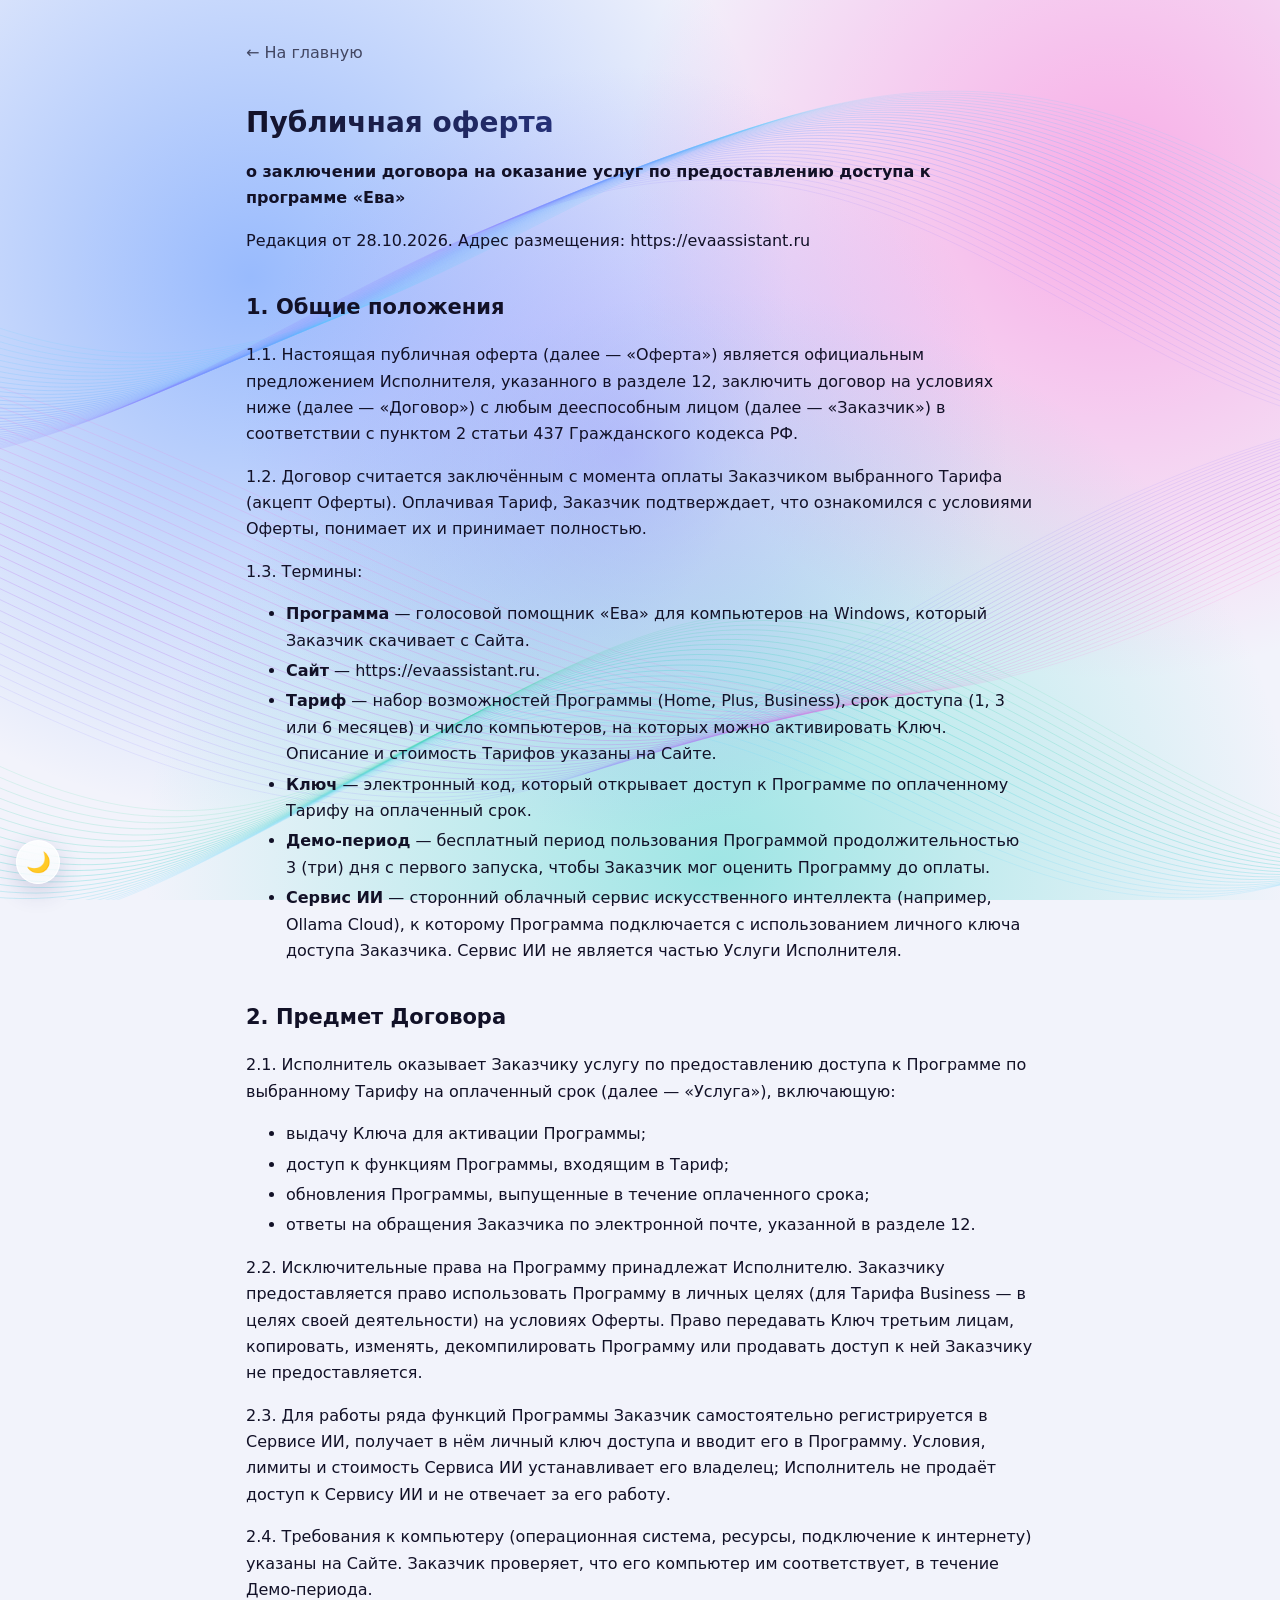
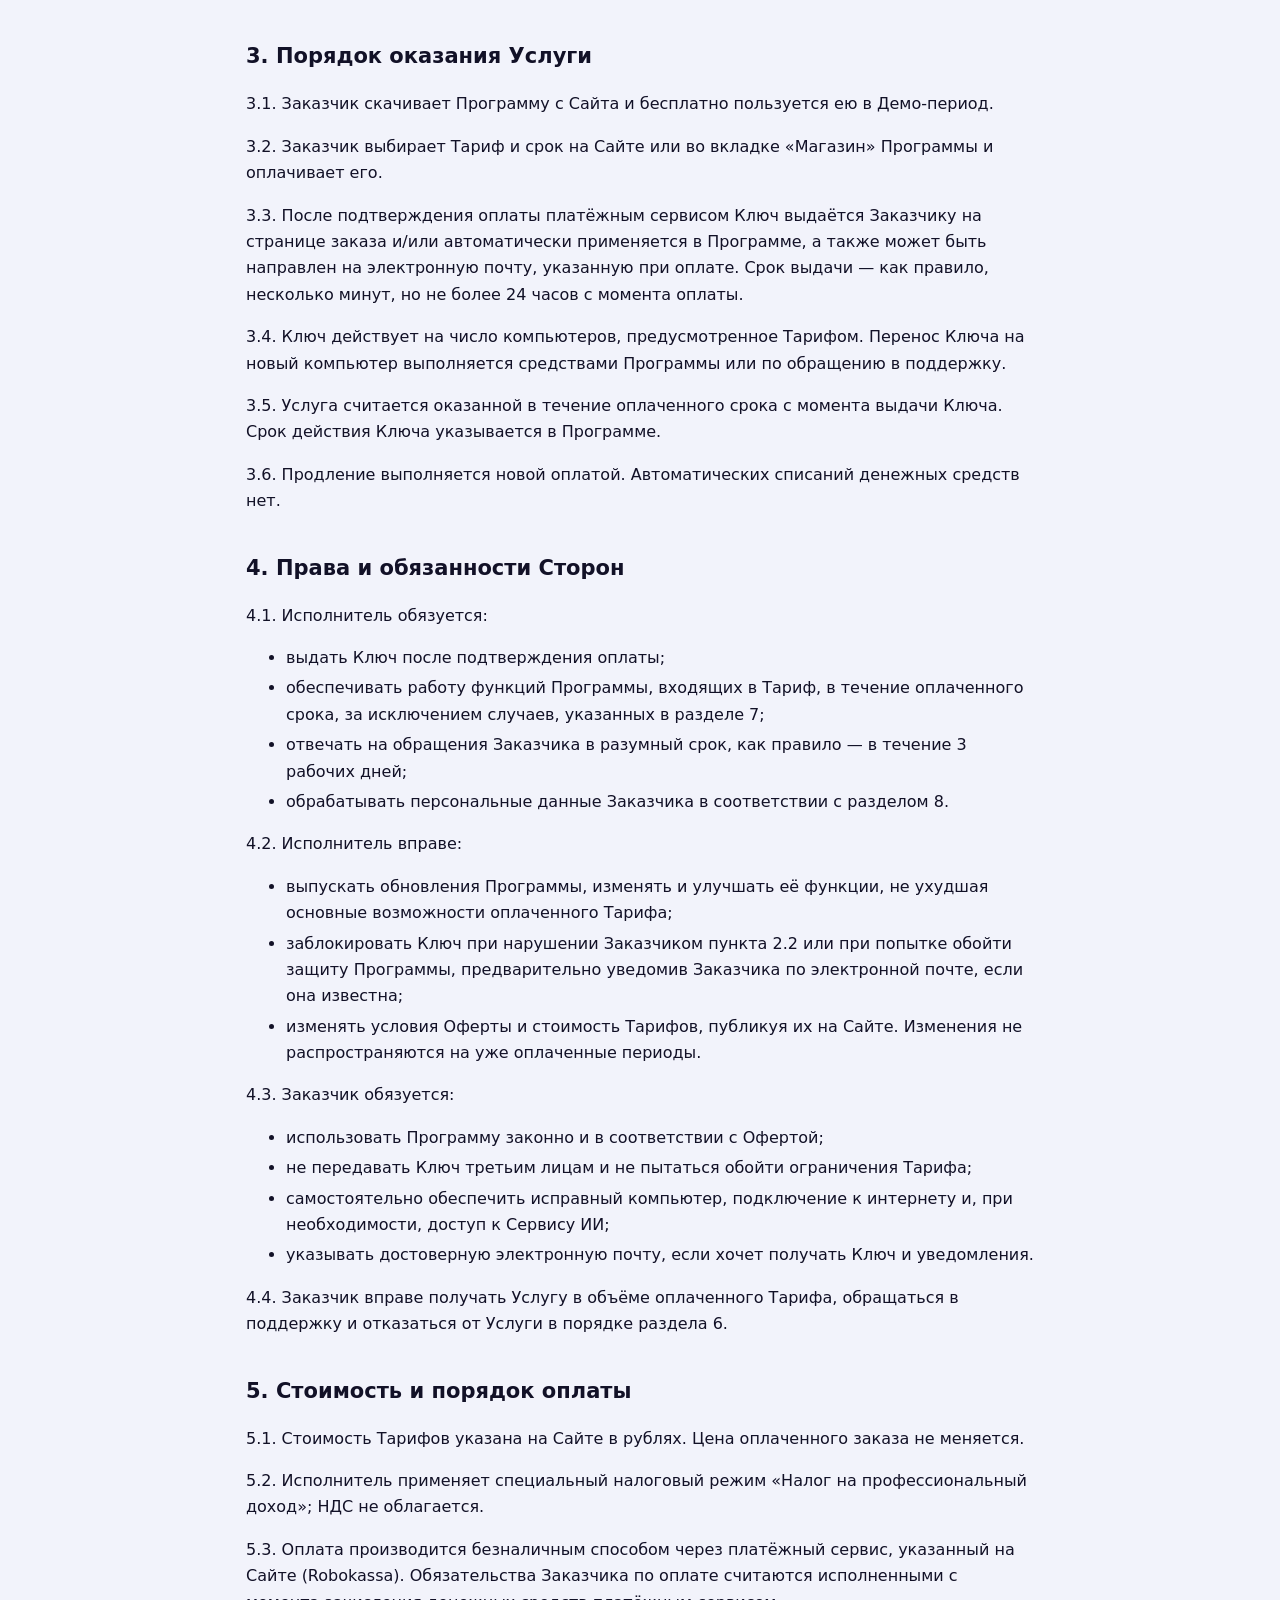
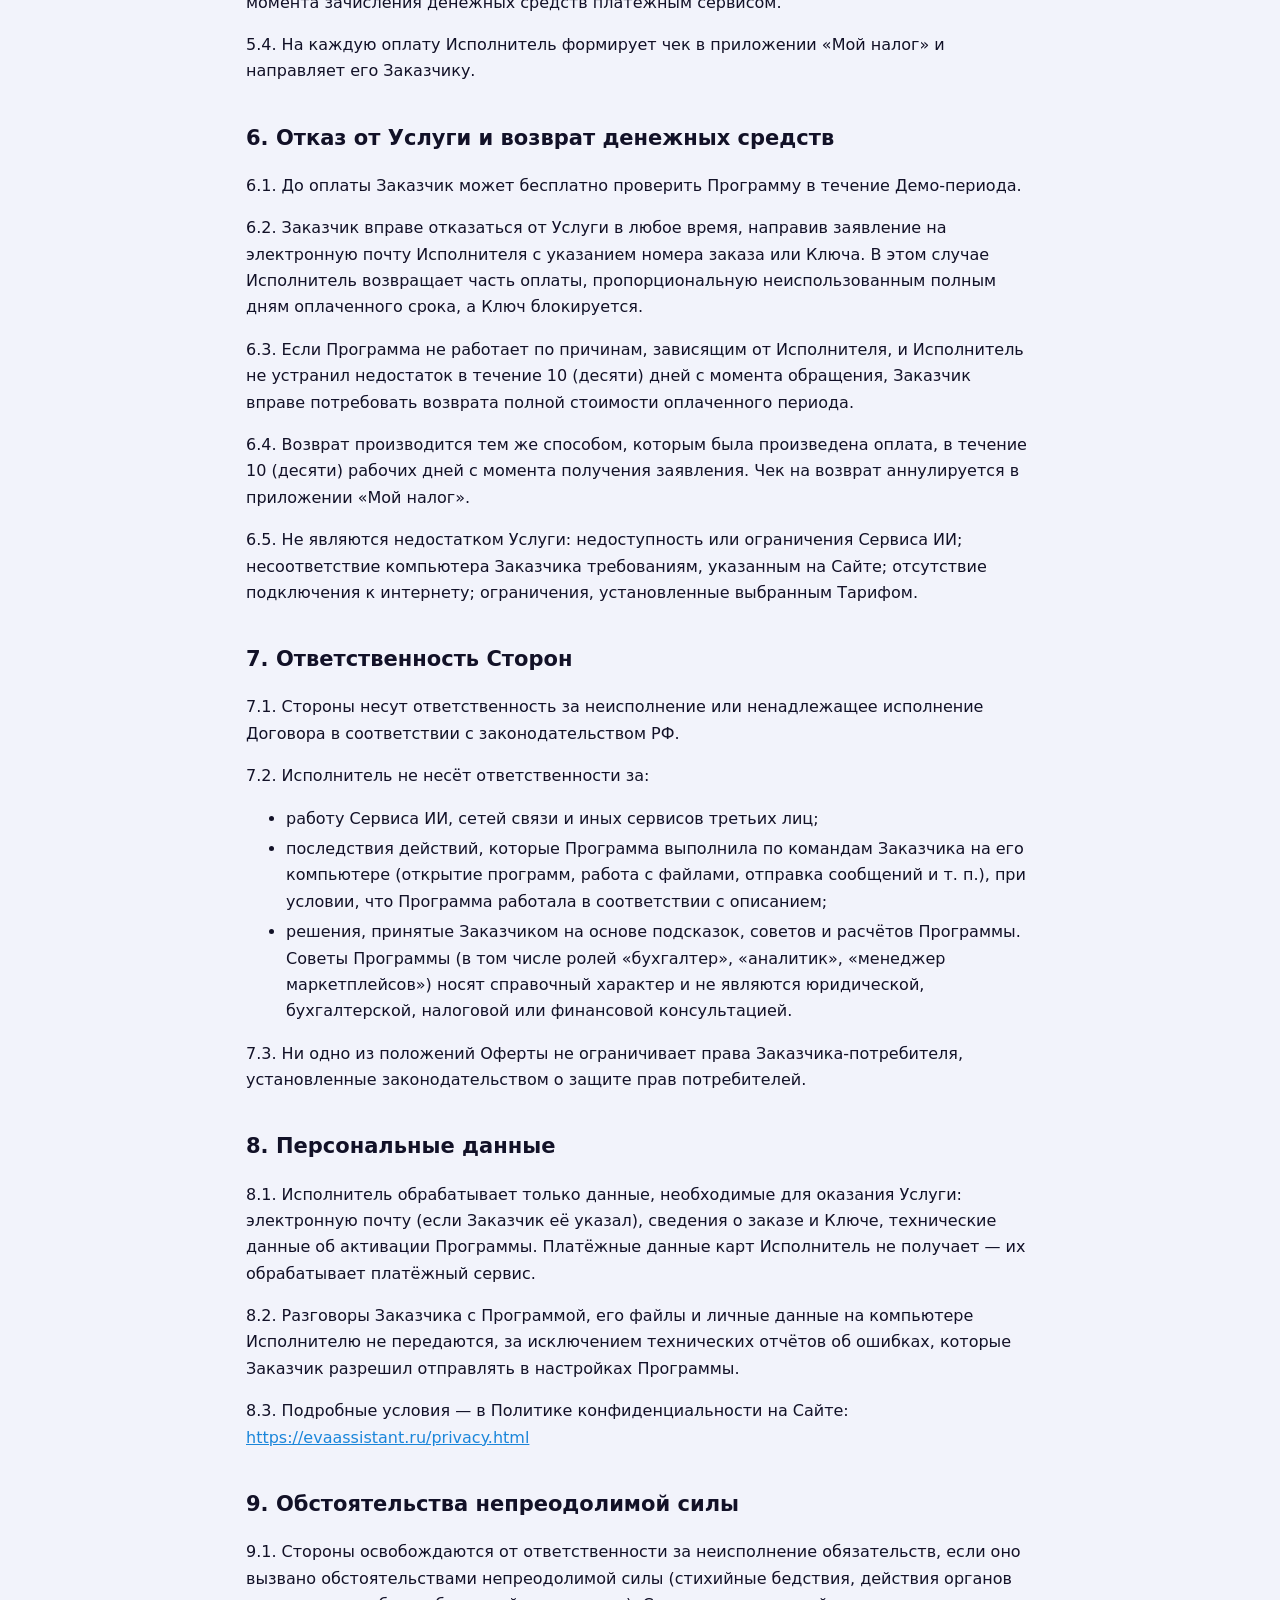
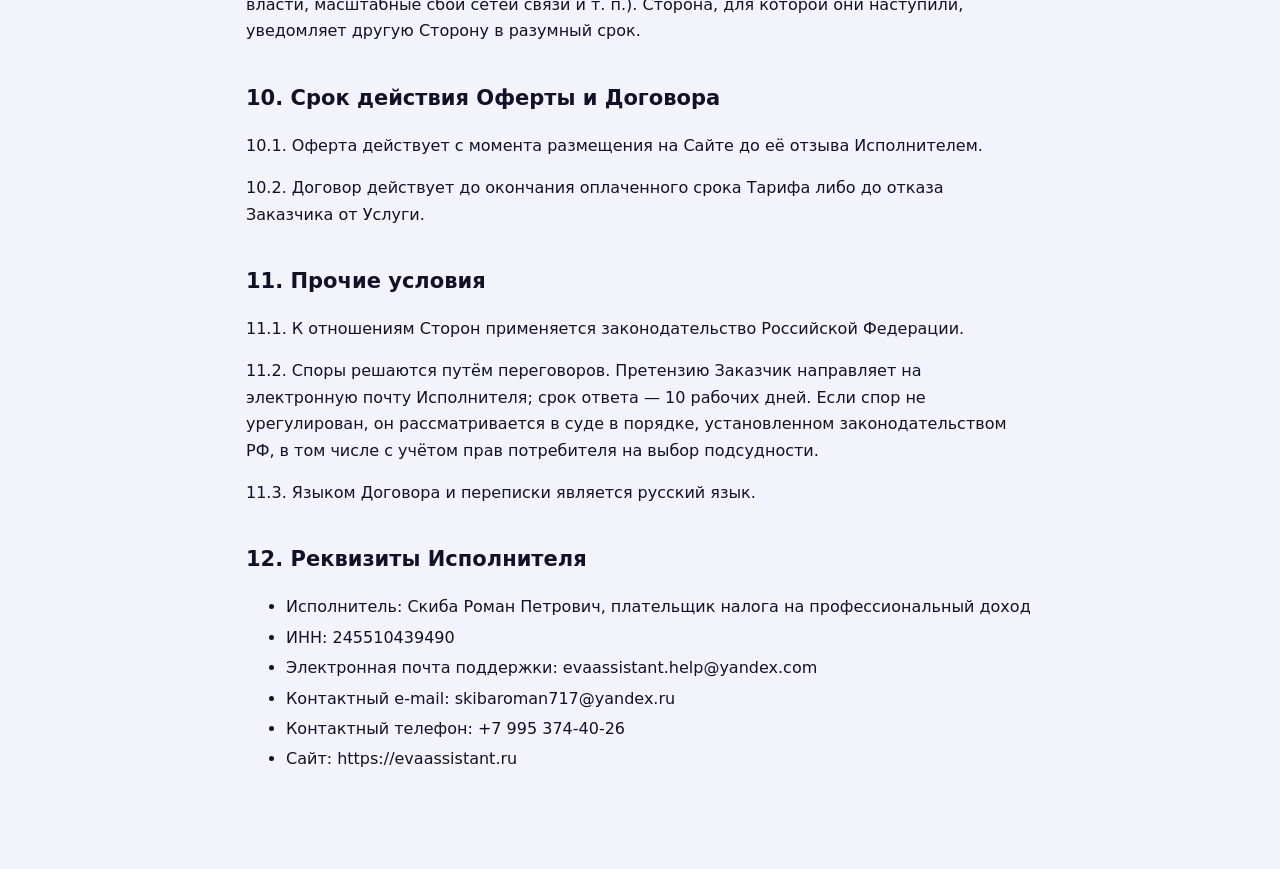
<file: oferta.html>
<!DOCTYPE html>
<html lang="ru">
<head>
<meta charset="utf-8">
<meta name="viewport" content="width=device-width, initial-scale=1">
<title>Публичная оферта — Ева</title>
<style>
:root{--bg:#05040f;--card:#0b0f2a;--text:#e9e7ff;--muted:#a9a6d6;--accent:#8b7bff;--pink:#ff63d1;--cyan:#4fd0ff}
*{box-sizing:border-box}
body{margin:0;background:var(--bg);color:var(--text);font:16px/1.65 Inter,"Segoe UI",system-ui,sans-serif}
main{max-width:820px;margin:0 auto;padding:40px 16px 80px}
h1{font-size:28px;line-height:1.25;background:linear-gradient(90deg,var(--cyan),var(--accent),var(--pink));
  -webkit-background-clip:text;background-clip:text;color:transparent}
h2{margin-top:36px;font-size:21px;color:#fff} h3{margin-top:24px;font-size:17px;color:var(--cyan)}
a{color:var(--cyan)} code{background:#1a1d40;padding:1px 6px;border-radius:6px;font-size:14px}
blockquote{margin:16px 0;padding:10px 16px;border-left:3px solid var(--pink);background:var(--card);border-radius:8px;color:var(--muted)}
table{width:100%;border-collapse:collapse;margin:12px 0;font-size:15px;display:block;overflow-x:auto}
th,td{text-align:left;padding:8px 10px;border-bottom:1px solid #22264d;vertical-align:top}
th{color:var(--muted);font-weight:600}
li{margin:4px 0} .back{display:inline-block;margin-bottom:20px;color:var(--muted);text-decoration:none}
</style>
<!-- Yandex.Metrika counter (21.10.2026: посещаемость сайта; вебвизор выключен) -->
<script type="text/javascript">
    (function(m,e,t,r,i,k,a){
        m[i]=m[i]||function(){(m[i].a=m[i].a||[]).push(arguments)};
        m[i].l=1*new Date();
        for (var j = 0; j < document.scripts.length; j++) {if (document.scripts[j].src === r) { return; }}
        k=e.createElement(t),a=e.getElementsByTagName(t)[0],k.async=1,k.src=r,a.parentNode.insertBefore(k,a)
    })(window, document,'script','https://mc.yandex.ru/metrika/tag.js?id=113707804', 'ym');

    ym(113707804, 'init', {ssr:true, clickmap:true, ecommerce:"dataLayer", referrer: document.referrer, url: location.href, accurateTrackBounce:true, trackLinks:true});
</script>
<noscript><div><img src="https://mc.yandex.ru/watch/113707804" style="position:absolute; left:-9999px;" alt="" /></div></noscript>
<!-- /Yandex.Metrika counter -->
<link rel="stylesheet" href="css/theme.css">
<script src="js/theme.js"></script>
</head>
<body><main>
<a class="back" href="index.html">← На главную</a>
<h1 id="публичная-оферта">Публичная оферта</h1>
<p><strong>о заключении договора на оказание услуг по предоставлению
доступа к программе «Ева»</strong></p>
<p>Редакция от 28.10.2026. Адрес размещения: https://evaassistant.ru</p>
<h2 id="общие-положения">1. Общие положения</h2>
<p>1.1. Настоящая публичная оферта (далее — «Оферта») является
официальным предложением Исполнителя, указанного в разделе 12, заключить
договор на условиях ниже (далее — «Договор») с любым дееспособным лицом
(далее — «Заказчик») в соответствии с пунктом 2 статьи 437 Гражданского
кодекса РФ.</p>
<p>1.2. Договор считается заключённым с момента оплаты Заказчиком
выбранного Тарифа (акцепт Оферты). Оплачивая Тариф, Заказчик
подтверждает, что ознакомился с условиями Оферты, понимает их и
принимает полностью.</p>
<p>1.3. Термины:</p>
<ul>
<li><strong>Программа</strong> — голосовой помощник «Ева» для
компьютеров на Windows, который Заказчик скачивает с Сайта.</li>
<li><strong>Сайт</strong> — https://evaassistant.ru.</li>
<li><strong>Тариф</strong> — набор возможностей Программы (Home, Plus,
Business), срок доступа (1, 3 или 6 месяцев) и число компьютеров, на
которых можно активировать Ключ. Описание и стоимость Тарифов указаны на
Сайте.</li>
<li><strong>Ключ</strong> — электронный код, который открывает доступ к
Программе по оплаченному Тарифу на оплаченный срок.</li>
<li><strong>Демо-период</strong> — бесплатный период пользования
Программой продолжительностью 3 (три) дня с первого запуска, чтобы
Заказчик мог оценить Программу до оплаты.</li>
<li><strong>Сервис ИИ</strong> — сторонний облачный сервис
искусственного интеллекта (например, Ollama Cloud), к которому Программа
подключается с использованием личного ключа доступа Заказчика. Сервис ИИ
не является частью Услуги Исполнителя.</li>
</ul>
<h2 id="предмет-договора">2. Предмет Договора</h2>
<p>2.1. Исполнитель оказывает Заказчику услугу по предоставлению доступа
к Программе по выбранному Тарифу на оплаченный срок (далее — «Услуга»),
включающую:</p>
<ul>
<li>выдачу Ключа для активации Программы;</li>
<li>доступ к функциям Программы, входящим в Тариф;</li>
<li>обновления Программы, выпущенные в течение оплаченного срока;</li>
<li>ответы на обращения Заказчика по электронной почте, указанной в
разделе 12.</li>
</ul>
<p>2.2. Исключительные права на Программу принадлежат Исполнителю.
Заказчику предоставляется право использовать Программу в личных целях
(для Тарифа Business — в целях своей деятельности) на условиях Оферты.
Право передавать Ключ третьим лицам, копировать, изменять,
декомпилировать Программу или продавать доступ к ней Заказчику не
предоставляется.</p>
<p>2.3. Для работы ряда функций Программы Заказчик самостоятельно
регистрируется в Сервисе ИИ, получает в нём личный ключ доступа и вводит
его в Программу. Условия, лимиты и стоимость Сервиса ИИ устанавливает
его владелец; Исполнитель не продаёт доступ к Сервису ИИ и не отвечает
за его работу.</p>
<p>2.4. Требования к компьютеру (операционная система, ресурсы,
подключение к интернету) указаны на Сайте. Заказчик проверяет, что его
компьютер им соответствует, в течение Демо-периода.</p>
<h2 id="порядок-оказания-услуги">3. Порядок оказания Услуги</h2>
<p>3.1. Заказчик скачивает Программу с Сайта и бесплатно пользуется ею в
Демо-период.</p>
<p>3.2. Заказчик выбирает Тариф и срок на Сайте или во вкладке «Магазин»
Программы и оплачивает его.</p>
<p>3.3. После подтверждения оплаты платёжным сервисом Ключ выдаётся
Заказчику на странице заказа и/или автоматически применяется в
Программе, а также может быть направлен на электронную почту, указанную
при оплате. Срок выдачи — как правило, несколько минут, но не более 24
часов с момента оплаты.</p>
<p>3.4. Ключ действует на число компьютеров, предусмотренное Тарифом.
Перенос Ключа на новый компьютер выполняется средствами Программы или по
обращению в поддержку.</p>
<p>3.5. Услуга считается оказанной в течение оплаченного срока с момента
выдачи Ключа. Срок действия Ключа указывается в Программе.</p>
<p>3.6. Продление выполняется новой оплатой. Автоматических списаний
денежных средств нет.</p>
<h2 id="права-и-обязанности-сторон">4. Права и обязанности Сторон</h2>
<p>4.1. Исполнитель обязуется:</p>
<ul>
<li>выдать Ключ после подтверждения оплаты;</li>
<li>обеспечивать работу функций Программы, входящих в Тариф, в течение
оплаченного срока, за исключением случаев, указанных в разделе 7;</li>
<li>отвечать на обращения Заказчика в разумный срок, как правило — в
течение 3 рабочих дней;</li>
<li>обрабатывать персональные данные Заказчика в соответствии с разделом
8.</li>
</ul>
<p>4.2. Исполнитель вправе:</p>
<ul>
<li>выпускать обновления Программы, изменять и улучшать её функции, не
ухудшая основные возможности оплаченного Тарифа;</li>
<li>заблокировать Ключ при нарушении Заказчиком пункта 2.2 или при
попытке обойти защиту Программы, предварительно уведомив Заказчика по
электронной почте, если она известна;</li>
<li>изменять условия Оферты и стоимость Тарифов, публикуя их на Сайте.
Изменения не распространяются на уже оплаченные периоды.</li>
</ul>
<p>4.3. Заказчик обязуется:</p>
<ul>
<li>использовать Программу законно и в соответствии с Офертой;</li>
<li>не передавать Ключ третьим лицам и не пытаться обойти ограничения
Тарифа;</li>
<li>самостоятельно обеспечить исправный компьютер, подключение к
интернету и, при необходимости, доступ к Сервису ИИ;</li>
<li>указывать достоверную электронную почту, если хочет получать Ключ и
уведомления.</li>
</ul>
<p>4.4. Заказчик вправе получать Услугу в объёме оплаченного Тарифа,
обращаться в поддержку и отказаться от Услуги в порядке раздела 6.</p>
<h2 id="стоимость-и-порядок-оплаты">5. Стоимость и порядок оплаты</h2>
<p>5.1. Стоимость Тарифов указана на Сайте в рублях. Цена оплаченного
заказа не меняется.</p>
<p>5.2. Исполнитель применяет специальный налоговый режим «Налог на
профессиональный доход»; НДС не облагается.</p>
<p>5.3. Оплата производится безналичным способом через платёжный сервис,
указанный на Сайте (Robokassa). Обязательства Заказчика по оплате
считаются исполненными с момента зачисления денежных средств платёжным
сервисом.</p>
<p>5.4. На каждую оплату Исполнитель формирует чек в приложении «Мой
налог» и направляет его Заказчику.</p>
<h2 id="отказ-от-услуги-и-возврат-денежных-средств">6. Отказ от Услуги и
возврат денежных средств</h2>
<p>6.1. До оплаты Заказчик может бесплатно проверить Программу в течение
Демо-периода.</p>
<p>6.2. Заказчик вправе отказаться от Услуги в любое время, направив
заявление на электронную почту Исполнителя с указанием номера заказа или
Ключа. В этом случае Исполнитель возвращает часть оплаты,
пропорциональную неиспользованным полным дням оплаченного срока, а Ключ
блокируется.</p>
<p>6.3. Если Программа не работает по причинам, зависящим от
Исполнителя, и Исполнитель не устранил недостаток в течение 10 (десяти)
дней с момента обращения, Заказчик вправе потребовать возврата полной
стоимости оплаченного периода.</p>
<p>6.4. Возврат производится тем же способом, которым была произведена
оплата, в течение 10 (десяти) рабочих дней с момента получения
заявления. Чек на возврат аннулируется в приложении «Мой налог».</p>
<p>6.5. Не являются недостатком Услуги: недоступность или ограничения
Сервиса ИИ; несоответствие компьютера Заказчика требованиям, указанным
на Сайте; отсутствие подключения к интернету; ограничения, установленные
выбранным Тарифом.</p>
<h2 id="ответственность-сторон">7. Ответственность Сторон</h2>
<p>7.1. Стороны несут ответственность за неисполнение или ненадлежащее
исполнение Договора в соответствии с законодательством РФ.</p>
<p>7.2. Исполнитель не несёт ответственности за:</p>
<ul>
<li>работу Сервиса ИИ, сетей связи и иных сервисов третьих лиц;</li>
<li>последствия действий, которые Программа выполнила по командам
Заказчика на его компьютере (открытие программ, работа с файлами,
отправка сообщений и т. п.), при условии, что Программа работала в
соответствии с описанием;</li>
<li>решения, принятые Заказчиком на основе подсказок, советов и расчётов
Программы. Советы Программы (в том числе ролей «бухгалтер», «аналитик»,
«менеджер маркетплейсов») носят справочный характер и не являются
юридической, бухгалтерской, налоговой или финансовой консультацией.</li>
</ul>
<p>7.3. Ни одно из положений Оферты не ограничивает права
Заказчика-потребителя, установленные законодательством о защите прав
потребителей.</p>
<h2 id="персональные-данные">8. Персональные данные</h2>
<p>8.1. Исполнитель обрабатывает только данные, необходимые для оказания
Услуги: электронную почту (если Заказчик её указал), сведения о заказе и
Ключе, технические данные об активации Программы. Платёжные данные карт
Исполнитель не получает — их обрабатывает платёжный сервис.</p>
<p>8.2. Разговоры Заказчика с Программой, его файлы и личные данные на
компьютере Исполнителю не передаются, за исключением технических отчётов
об ошибках, которые Заказчик разрешил отправлять в настройках
Программы.</p>
<p>8.3. Подробные условия — в Политике конфиденциальности на Сайте:
<a href="privacy.html">https://evaassistant.ru/privacy.html</a></p>
<h2 id="обстоятельства-непреодолимой-силы">9. Обстоятельства
непреодолимой силы</h2>
<p>9.1. Стороны освобождаются от ответственности за неисполнение
обязательств, если оно вызвано обстоятельствами непреодолимой силы
(стихийные бедствия, действия органов власти, масштабные сбои сетей
связи и т. п.). Сторона, для которой они наступили, уведомляет другую
Сторону в разумный срок.</p>
<h2 id="срок-действия-оферты-и-договора">10. Срок действия Оферты и
Договора</h2>
<p>10.1. Оферта действует с момента размещения на Сайте до её отзыва
Исполнителем.</p>
<p>10.2. Договор действует до окончания оплаченного срока Тарифа либо до
отказа Заказчика от Услуги.</p>
<h2 id="прочие-условия">11. Прочие условия</h2>
<p>11.1. К отношениям Сторон применяется законодательство Российской
Федерации.</p>
<p>11.2. Споры решаются путём переговоров. Претензию Заказчик направляет
на электронную почту Исполнителя; срок ответа — 10 рабочих дней. Если
спор не урегулирован, он рассматривается в суде в порядке, установленном
законодательством РФ, в том числе с учётом прав потребителя на выбор
подсудности.</p>
<p>11.3. Языком Договора и переписки является русский язык.</p>
<h2 id="реквизиты-исполнителя">12. Реквизиты Исполнителя</h2>
<ul>
<li>Исполнитель: Скиба Роман Петрович, плательщик налога на
профессиональный доход</li>
<li>ИНН: 245510439490</li>
<li>Электронная почта поддержки: evaassistant.help@yandex.com</li>
<li>Контактный e-mail: skibaroman717@yandex.ru</li>
<li>Контактный телефон: +7 995 374-40-26</li>
<li>Сайт: https://evaassistant.ru</li>
</ul>

</main></body></html>
</file>
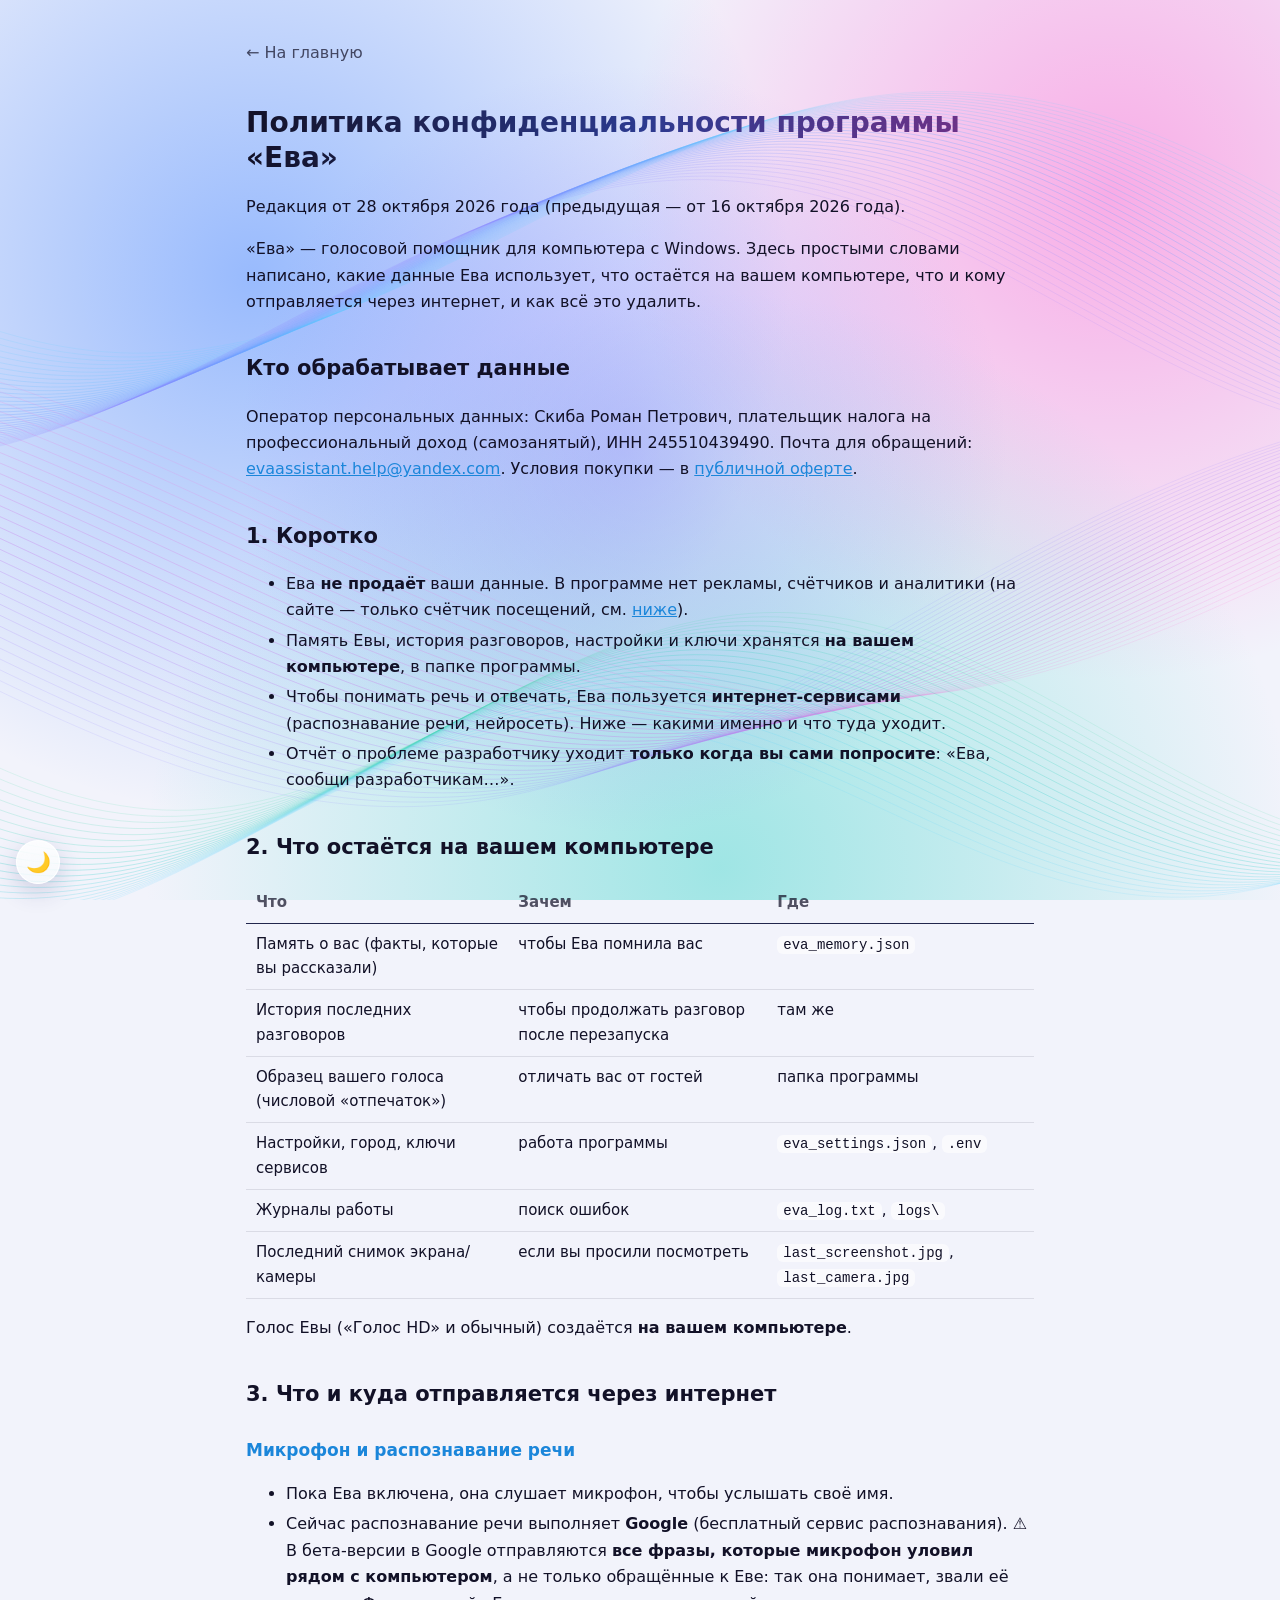
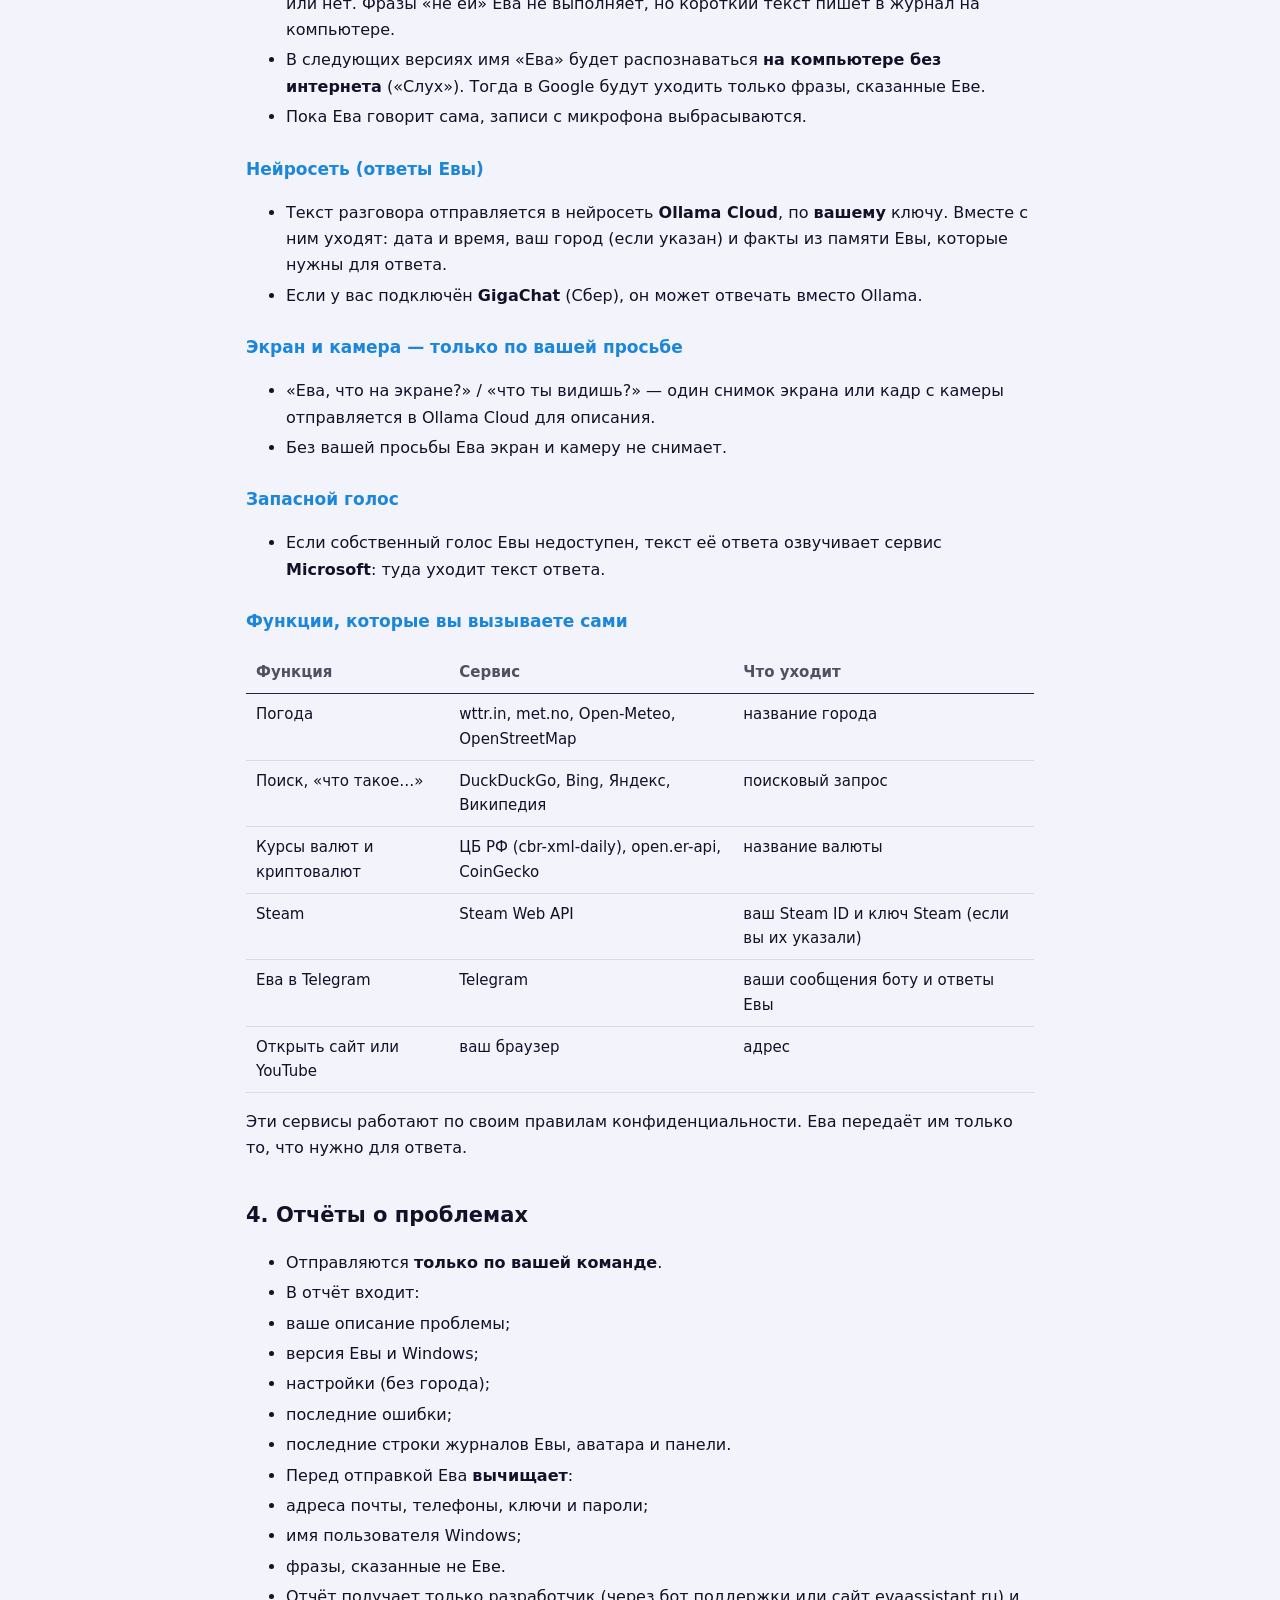
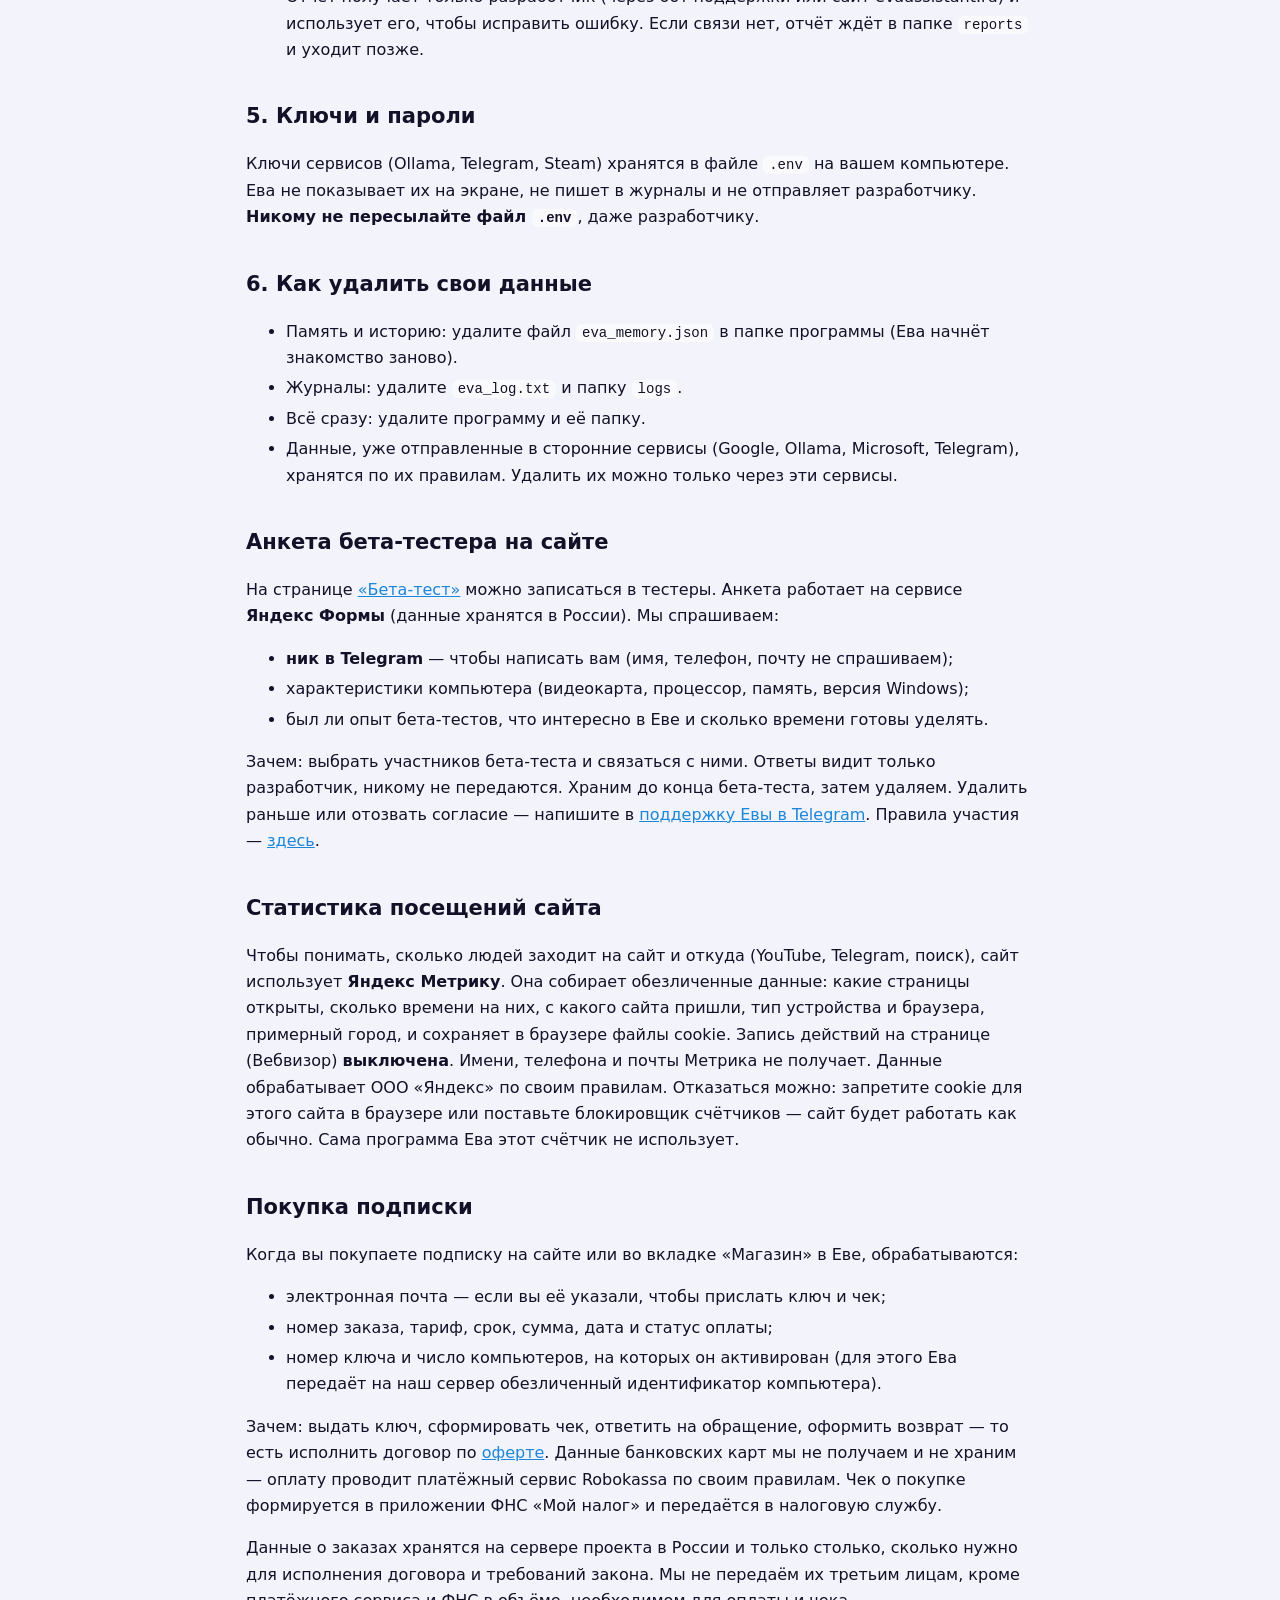
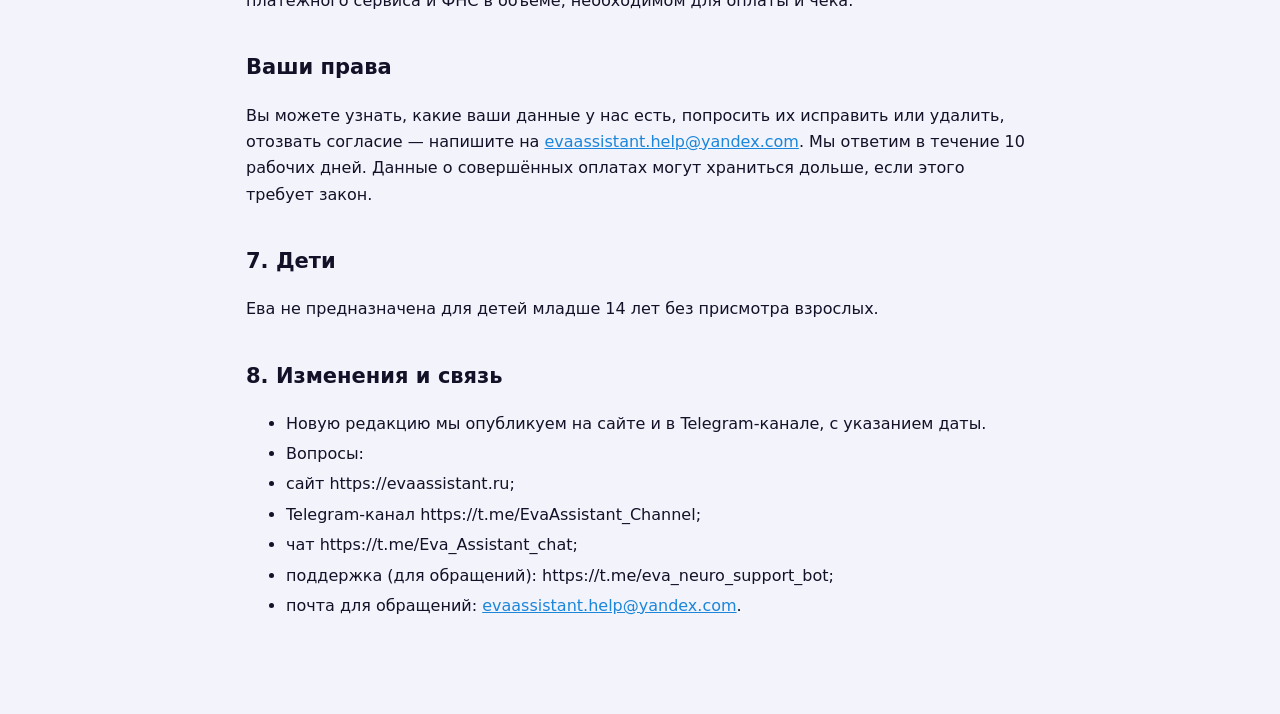
<file: privacy.html>
<!DOCTYPE html>
<html lang="ru">
<head>
<meta charset="utf-8">
<meta name="viewport" content="width=device-width, initial-scale=1">
<title>Политика конфиденциальности — Ева</title>
<style>
:root{--bg:#05040f;--card:#0b0f2a;--text:#e9e7ff;--muted:#a9a6d6;--accent:#8b7bff;--pink:#ff63d1;--cyan:#4fd0ff}
*{box-sizing:border-box}
body{margin:0;background:var(--bg);color:var(--text);font:16px/1.65 Inter,"Segoe UI",system-ui,sans-serif}
main{max-width:820px;margin:0 auto;padding:40px 16px 80px}
h1{font-size:28px;line-height:1.25;background:linear-gradient(90deg,var(--cyan),var(--accent),var(--pink));
  -webkit-background-clip:text;background-clip:text;color:transparent}
h2{margin-top:36px;font-size:21px;color:#fff} h3{margin-top:24px;font-size:17px;color:var(--cyan)}
a{color:var(--cyan)} code{background:#1a1d40;padding:1px 6px;border-radius:6px;font-size:14px}
blockquote{margin:16px 0;padding:10px 16px;border-left:3px solid var(--pink);background:var(--card);border-radius:8px;color:var(--muted)}
table{width:100%;border-collapse:collapse;margin:12px 0;font-size:15px;display:block;overflow-x:auto}
th,td{text-align:left;padding:8px 10px;border-bottom:1px solid #22264d;vertical-align:top}
th{color:var(--muted);font-weight:600}
li{margin:4px 0} .back{display:inline-block;margin-bottom:20px;color:var(--muted);text-decoration:none}
</style>
<!-- Yandex.Metrika counter (21.10.2026: посещаемость сайта; вебвизор выключен) -->
<script type="text/javascript">
    (function(m,e,t,r,i,k,a){
        m[i]=m[i]||function(){(m[i].a=m[i].a||[]).push(arguments)};
        m[i].l=1*new Date();
        for (var j = 0; j < document.scripts.length; j++) {if (document.scripts[j].src === r) { return; }}
        k=e.createElement(t),a=e.getElementsByTagName(t)[0],k.async=1,k.src=r,a.parentNode.insertBefore(k,a)
    })(window, document,'script','https://mc.yandex.ru/metrika/tag.js?id=113707804', 'ym');

    ym(113707804, 'init', {ssr:true, clickmap:true, ecommerce:"dataLayer", referrer: document.referrer, url: location.href, accurateTrackBounce:true, trackLinks:true});
</script>
<noscript><div><img src="https://mc.yandex.ru/watch/113707804" style="position:absolute; left:-9999px;" alt="" /></div></noscript>
<!-- /Yandex.Metrika counter -->
<link rel="stylesheet" href="css/theme.css">
<script src="js/theme.js"></script>
</head>
<body><main>
<a class="back" href="index.html">← На главную</a>
<h1>Политика конфиденциальности программы «Ева»</h1>
<p>Редакция от 28 октября 2026 года (предыдущая — от 16 октября 2026 года).</p>
<p>«Ева» — голосовой помощник для компьютера с Windows. Здесь простыми словами написано, какие данные
Ева использует, что остаётся на вашем компьютере, что и кому отправляется через интернет, и как всё это удалить.</p>
<h2>Кто обрабатывает данные</h2>
<p>Оператор персональных данных: Скиба Роман Петрович, плательщик налога на профессиональный доход (самозанятый), ИНН 245510439490.
Почта для обращений: <a href="mailto:evaassistant.help@yandex.com">evaassistant.help@yandex.com</a>.
Условия покупки — в <a href="oferta.html">публичной оферте</a>.</p>
<h2>1. Коротко</h2>
<ul>
<li>Ева <strong>не продаёт</strong> ваши данные. В программе нет рекламы, счётчиков и аналитики (на сайте — только счётчик посещений, см. <a href="#stats">ниже</a>).</li>
<li>Память Евы, история разговоров, настройки и ключи хранятся <strong>на вашем компьютере</strong>, в папке программы.</li>
<li>Чтобы понимать речь и отвечать, Ева пользуется <strong>интернет-сервисами</strong> (распознавание речи, нейросеть).
  Ниже — какими именно и что туда уходит.</li>
<li>Отчёт о проблеме разработчику уходит <strong>только когда вы сами попросите</strong>: «Ева, сообщи разработчикам…».</li>
</ul>
<h2>2. Что остаётся на вашем компьютере</h2>
<table>
<thead>
<tr>
<th>Что</th>
<th>Зачем</th>
<th>Где</th>
</tr>
</thead>
<tbody>
<tr>
<td>Память о вас (факты, которые вы рассказали)</td>
<td>чтобы Ева помнила вас</td>
<td><code>eva_memory.json</code></td>
</tr>
<tr>
<td>История последних разговоров</td>
<td>чтобы продолжать разговор после перезапуска</td>
<td>там же</td>
</tr>
<tr>
<td>Образец вашего голоса (числовой «отпечаток»)</td>
<td>отличать вас от гостей</td>
<td>папка программы</td>
</tr>
<tr>
<td>Настройки, город, ключи сервисов</td>
<td>работа программы</td>
<td><code>eva_settings.json</code>, <code>.env</code></td>
</tr>
<tr>
<td>Журналы работы</td>
<td>поиск ошибок</td>
<td><code>eva_log.txt</code>, <code>logs\</code></td>
</tr>
<tr>
<td>Последний снимок экрана/камеры</td>
<td>если вы просили посмотреть</td>
<td><code>last_screenshot.jpg</code>, <code>last_camera.jpg</code></td>
</tr>
</tbody>
</table>
<p>Голос Евы («Голос HD» и обычный) создаётся <strong>на вашем компьютере</strong>.</p>
<h2>3. Что и куда отправляется через интернет</h2>
<h3>Микрофон и распознавание речи</h3>
<ul>
<li>Пока Ева включена, она слушает микрофон, чтобы услышать своё имя.</li>
<li>Сейчас распознавание речи выполняет <strong>Google</strong> (бесплатный сервис распознавания).
  ⚠️ В бета-версии в Google отправляются <strong>все фразы, которые микрофон уловил рядом с компьютером</strong>,
  а не только обращённые к Еве: так она понимает, звали её или нет.
  Фразы «не ей» Ева не выполняет, но короткий текст пишет в журнал на компьютере.</li>
<li>В следующих версиях имя «Ева» будет распознаваться <strong>на компьютере без интернета</strong> («Слух»).
  Тогда в Google будут уходить только фразы, сказанные Еве.</li>
<li>Пока Ева говорит сама, записи с микрофона выбрасываются.</li>
</ul>
<h3>Нейросеть (ответы Евы)</h3>
<ul>
<li>Текст разговора отправляется в нейросеть <strong>Ollama Cloud</strong>, по <strong>вашему</strong> ключу.
  Вместе с ним уходят: дата и время, ваш город (если указан) и факты из памяти Евы, которые нужны для ответа.</li>
<li>Если у вас подключён <strong>GigaChat</strong> (Сбер), он может отвечать вместо Ollama.</li>
</ul>
<h3>Экран и камера — только по вашей просьбе</h3>
<ul>
<li>«Ева, что на экране?» / «что ты видишь?» — один снимок экрана или кадр с камеры отправляется в Ollama Cloud для описания.</li>
<li>Без вашей просьбы Ева экран и камеру не снимает.</li>
</ul>
<h3>Запасной голос</h3>
<ul>
<li>Если собственный голос Евы недоступен, текст её ответа озвучивает сервис <strong>Microsoft</strong>: туда уходит текст ответа.</li>
</ul>
<h3>Функции, которые вы вызываете сами</h3>
<table>
<thead>
<tr>
<th>Функция</th>
<th>Сервис</th>
<th>Что уходит</th>
</tr>
</thead>
<tbody>
<tr>
<td>Погода</td>
<td>wttr.in, met.no, Open-Meteo, OpenStreetMap</td>
<td>название города</td>
</tr>
<tr>
<td>Поиск, «что такое…»</td>
<td>DuckDuckGo, Bing, Яндекс, Википедия</td>
<td>поисковый запрос</td>
</tr>
<tr>
<td>Курсы валют и криптовалют</td>
<td>ЦБ РФ (cbr-xml-daily), open.er-api, CoinGecko</td>
<td>название валюты</td>
</tr>
<tr>
<td>Steam</td>
<td>Steam Web API</td>
<td>ваш Steam ID и ключ Steam (если вы их указали)</td>
</tr>
<tr>
<td>Ева в Telegram</td>
<td>Telegram</td>
<td>ваши сообщения боту и ответы Евы</td>
</tr>
<tr>
<td>Открыть сайт или YouTube</td>
<td>ваш браузер</td>
<td>адрес</td>
</tr>
</tbody>
</table>
<p>Эти сервисы работают по своим правилам конфиденциальности. Ева передаёт им только то, что нужно для ответа.</p>
<h2>4. Отчёты о проблемах</h2>
<ul>
<li>Отправляются <strong>только по вашей команде</strong>.</li>
<li>В отчёт входит:</li>
<li>ваше описание проблемы;</li>
<li>версия Евы и Windows;</li>
<li>настройки (без города);</li>
<li>последние ошибки;</li>
<li>последние строки журналов Евы, аватара и панели.</li>
<li>Перед отправкой Ева <strong>вычищает</strong>:</li>
<li>адреса почты, телефоны, ключи и пароли;</li>
<li>имя пользователя Windows;</li>
<li>фразы, сказанные не Еве.</li>
<li>Отчёт получает только разработчик (через бот поддержки или сайт evaassistant.ru) и использует его,
  чтобы исправить ошибку. Если связи нет, отчёт ждёт в папке <code>reports</code> и уходит позже.</li>
</ul>
<h2>5. Ключи и пароли</h2>
<p>Ключи сервисов (Ollama, Telegram, Steam) хранятся в файле <code>.env</code> на вашем компьютере.
Ева не показывает их на экране, не пишет в журналы и не отправляет разработчику.
<strong>Никому не пересылайте файл <code>.env</code></strong>, даже разработчику.</p>
<h2>6. Как удалить свои данные</h2>
<ul>
<li>Память и историю: удалите файл <code>eva_memory.json</code> в папке программы (Ева начнёт знакомство заново).</li>
<li>Журналы: удалите <code>eva_log.txt</code> и папку <code>logs</code>.</li>
<li>Всё сразу: удалите программу и её папку.</li>
<li>Данные, уже отправленные в сторонние сервисы (Google, Ollama, Microsoft, Telegram), хранятся по их правилам.
  Удалить их можно только через эти сервисы.</li>
</ul>
<h2 id="beta">Анкета бета-тестера на сайте</h2>
<p>На странице <a href="beta.html">«Бета-тест»</a> можно записаться в тестеры. Анкета работает на сервисе
<strong>Яндекс Формы</strong> (данные хранятся в России). Мы спрашиваем:</p>
<ul>
<li><strong>ник в Telegram</strong> — чтобы написать вам (имя, телефон, почту не спрашиваем);</li>
<li>характеристики компьютера (видеокарта, процессор, память, версия Windows);</li>
<li>был ли опыт бета-тестов, что интересно в Еве и сколько времени готовы уделять.</li>
</ul>
<p>Зачем: выбрать участников бета-теста и связаться с ними. Ответы видит только разработчик, никому не передаются.
Храним до конца бета-теста, затем удаляем. Удалить раньше или отозвать согласие — напишите в
<a href="https://t.me/eva_neuro_support_bot">поддержку Евы в Telegram</a>. Правила участия — <a href="beta_rules.html">здесь</a>.</p>
<h2 id="stats">Статистика посещений сайта</h2>
<p>Чтобы понимать, сколько людей заходит на сайт и откуда (YouTube, Telegram, поиск), сайт использует
<strong>Яндекс Метрику</strong>. Она собирает обезличенные данные: какие страницы открыты, сколько времени на них,
с какого сайта пришли, тип устройства и браузера, примерный город, и сохраняет в браузере файлы cookie.
Запись действий на странице (Вебвизор) <strong>выключена</strong>. Имени, телефона и почты Метрика не получает.
Данные обрабатывает ООО «Яндекс» по своим правилам. Отказаться можно: запретите cookie для этого сайта в браузере
или поставьте блокировщик счётчиков — сайт будет работать как обычно. Сама программа Ева этот счётчик не использует.</p>
<h2>Покупка подписки</h2>
<p>Когда вы покупаете подписку на сайте или во вкладке «Магазин» в Еве, обрабатываются:</p>
<ul>
<li>электронная почта — если вы её указали, чтобы прислать ключ и чек;</li>
<li>номер заказа, тариф, срок, сумма, дата и статус оплаты;</li>
<li>номер ключа и число компьютеров, на которых он активирован (для этого Ева передаёт на наш сервер обезличенный идентификатор компьютера).</li>
</ul>
<p>Зачем: выдать ключ, сформировать чек, ответить на обращение, оформить возврат — то есть исполнить договор по <a href="oferta.html">оферте</a>.
Данные банковских карт мы не получаем и не храним — оплату проводит платёжный сервис Robokassa по своим правилам.
Чек о покупке формируется в приложении ФНС «Мой налог» и передаётся в налоговую службу.</p>
<p>Данные о заказах хранятся на сервере проекта в России и только столько, сколько нужно для исполнения договора и требований закона. Мы не передаём их третьим лицам, кроме платёжного сервиса и ФНС в объёме, необходимом для оплаты и чека.</p>

<h2>Ваши права</h2>
<p>Вы можете узнать, какие ваши данные у нас есть, попросить их исправить или удалить, отозвать согласие —
напишите на <a href="mailto:evaassistant.help@yandex.com">evaassistant.help@yandex.com</a>. Мы ответим в течение 10 рабочих дней.
Данные о совершённых оплатах могут храниться дольше, если этого требует закон.</p>

<h2>7. Дети</h2>
<p>Ева не предназначена для детей младше 14 лет без присмотра взрослых.</p>
<h2>8. Изменения и связь</h2>
<ul>
<li>Новую редакцию мы опубликуем на сайте и в Telegram-канале, с указанием даты.</li>
<li>Вопросы:</li>
<li>сайт https://evaassistant.ru;</li>
<li>Telegram-канал https://t.me/EvaAssistant_Channel;</li>
<li>чат https://t.me/Eva_Assistant_chat;</li>
<li>поддержка (для обращений): https://t.me/eva_neuro_support_bot;</li>
<li>почта для обращений: <a href="mailto:evaassistant.help@yandex.com">evaassistant.help@yandex.com</a>.</li>
</ul>
</main></body></html>
</file>
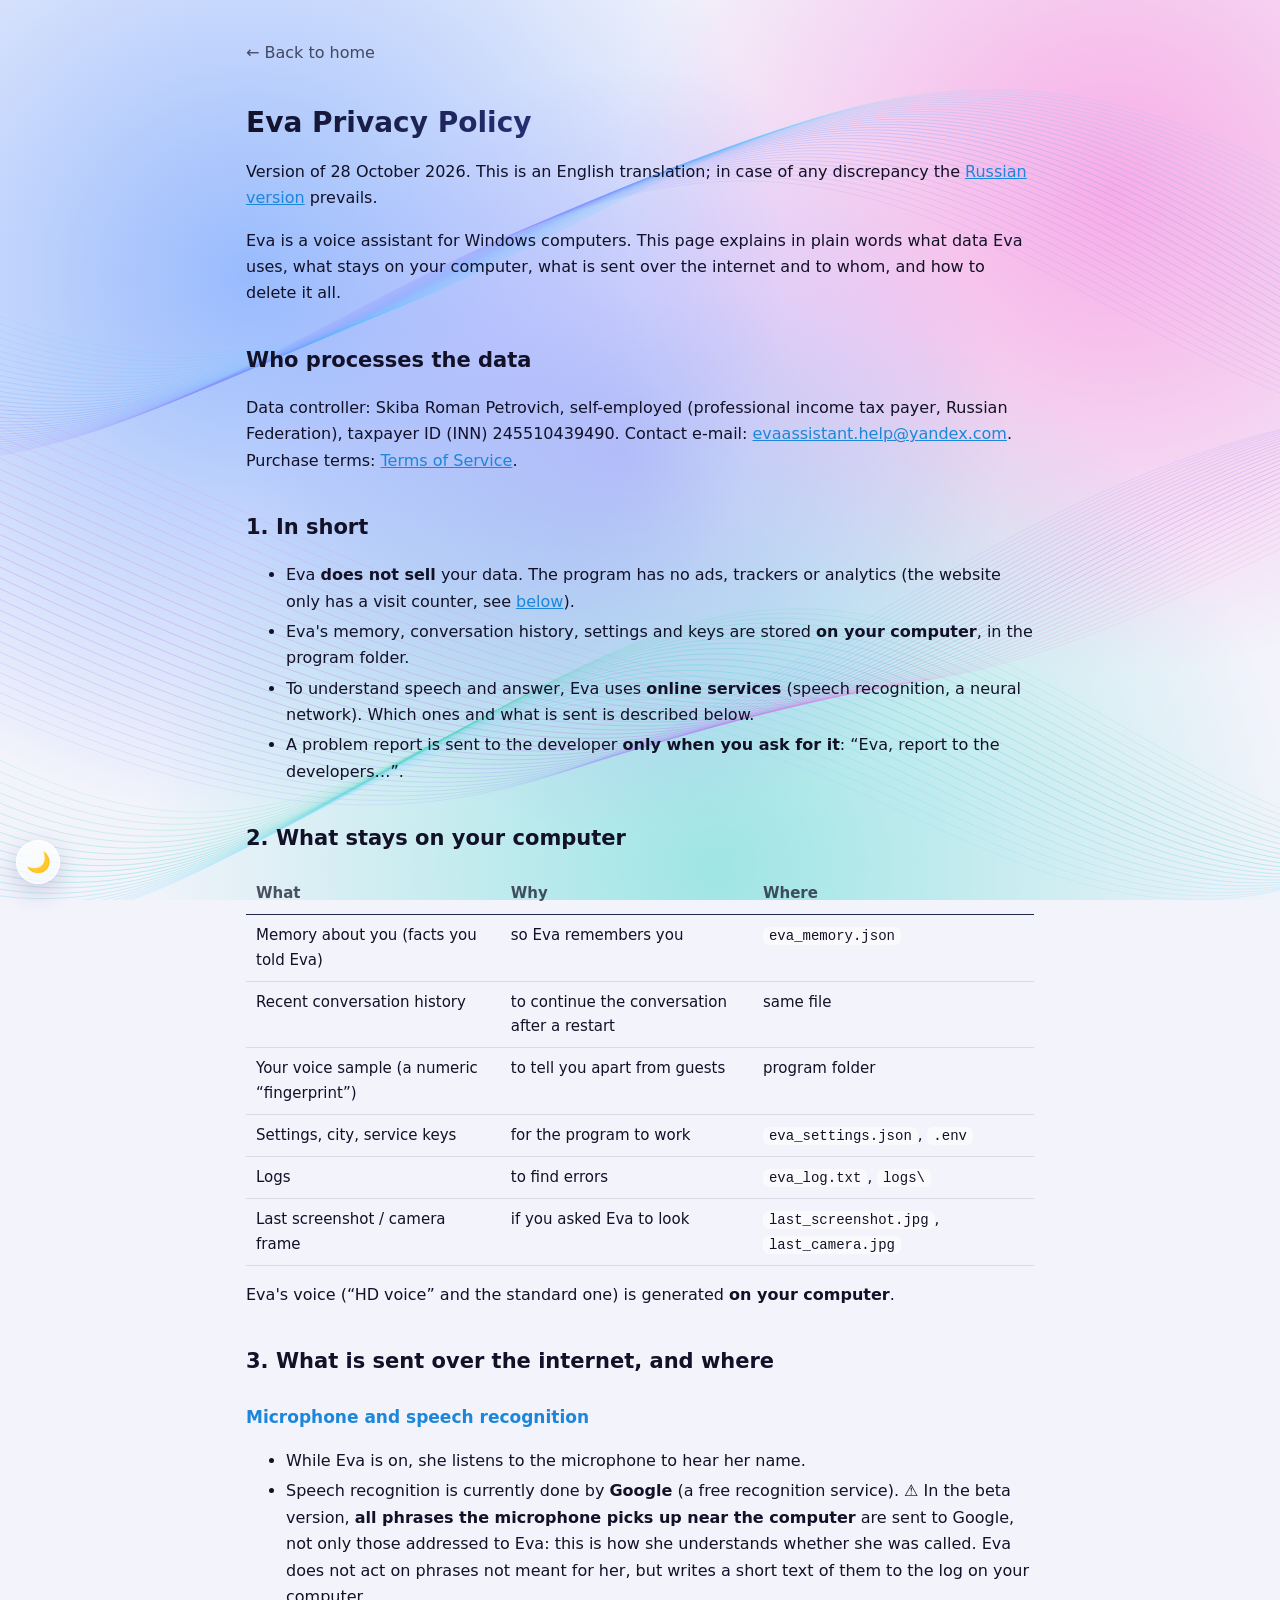
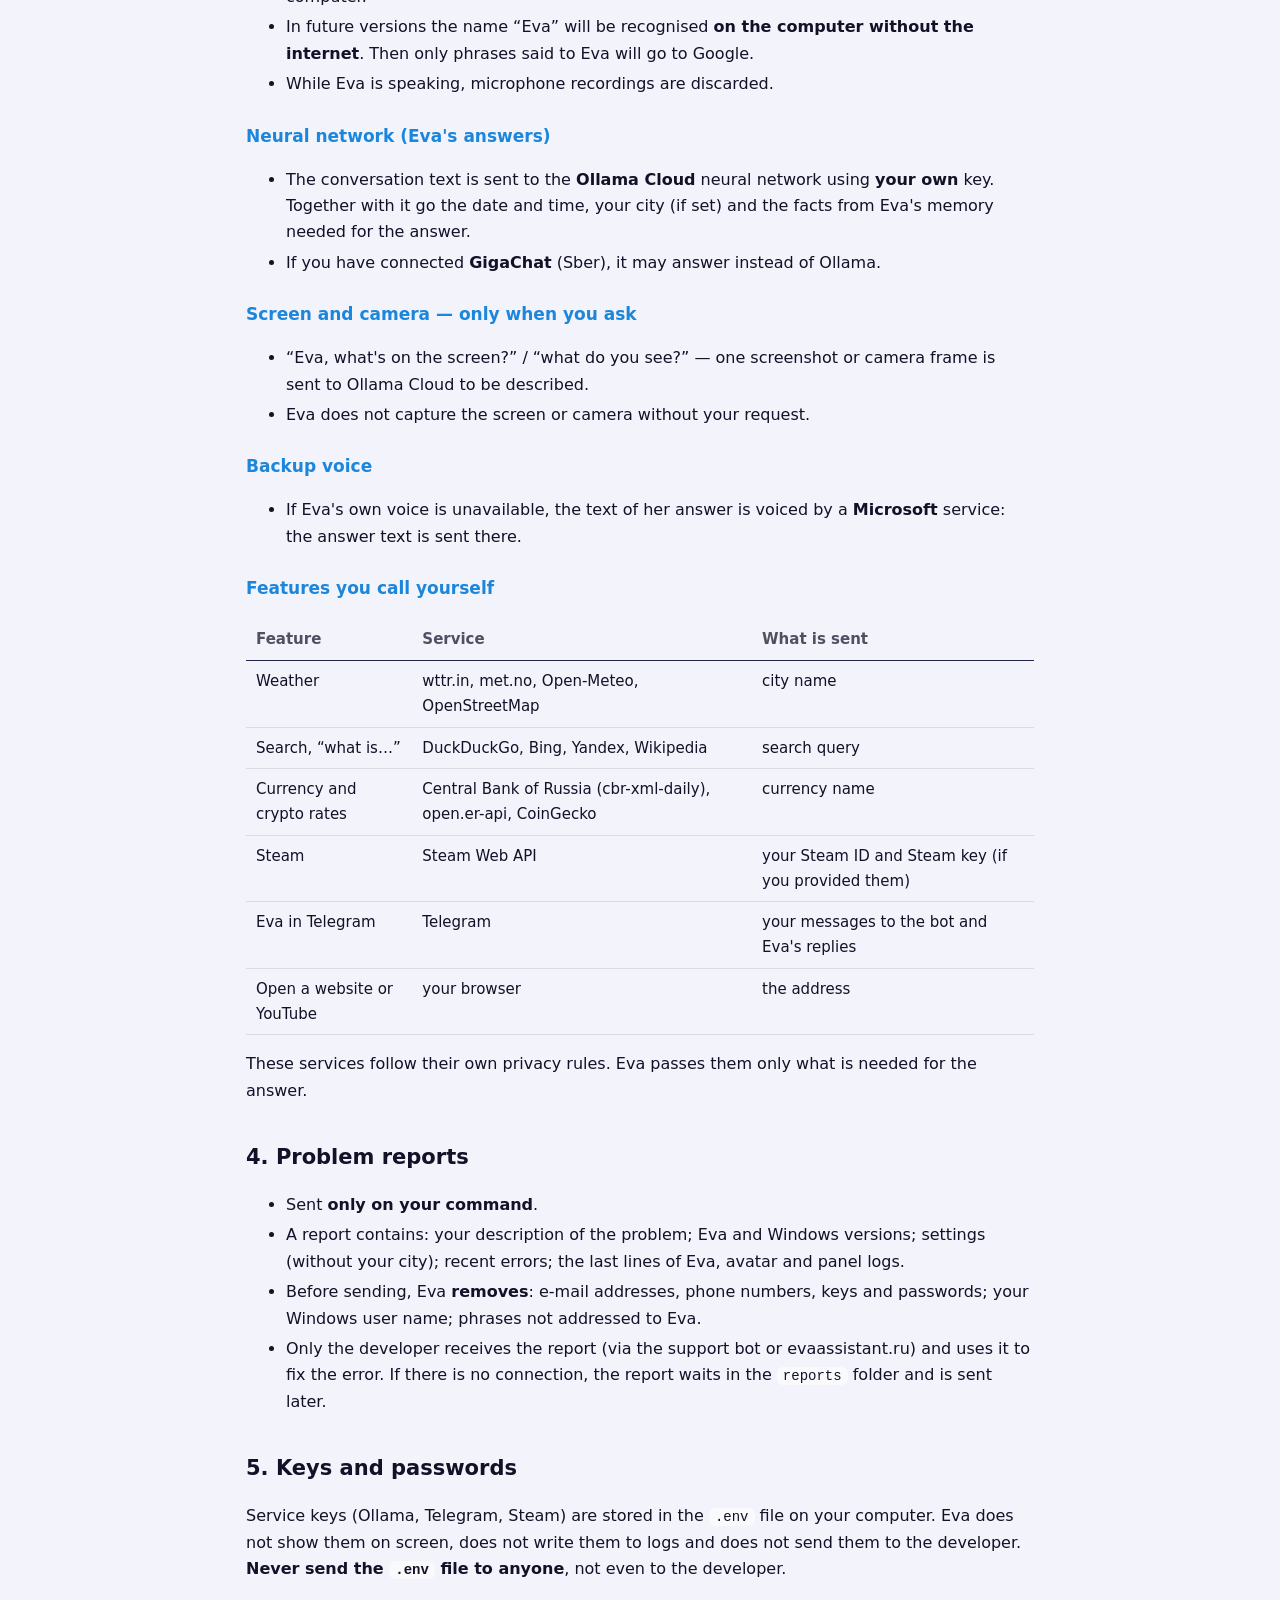
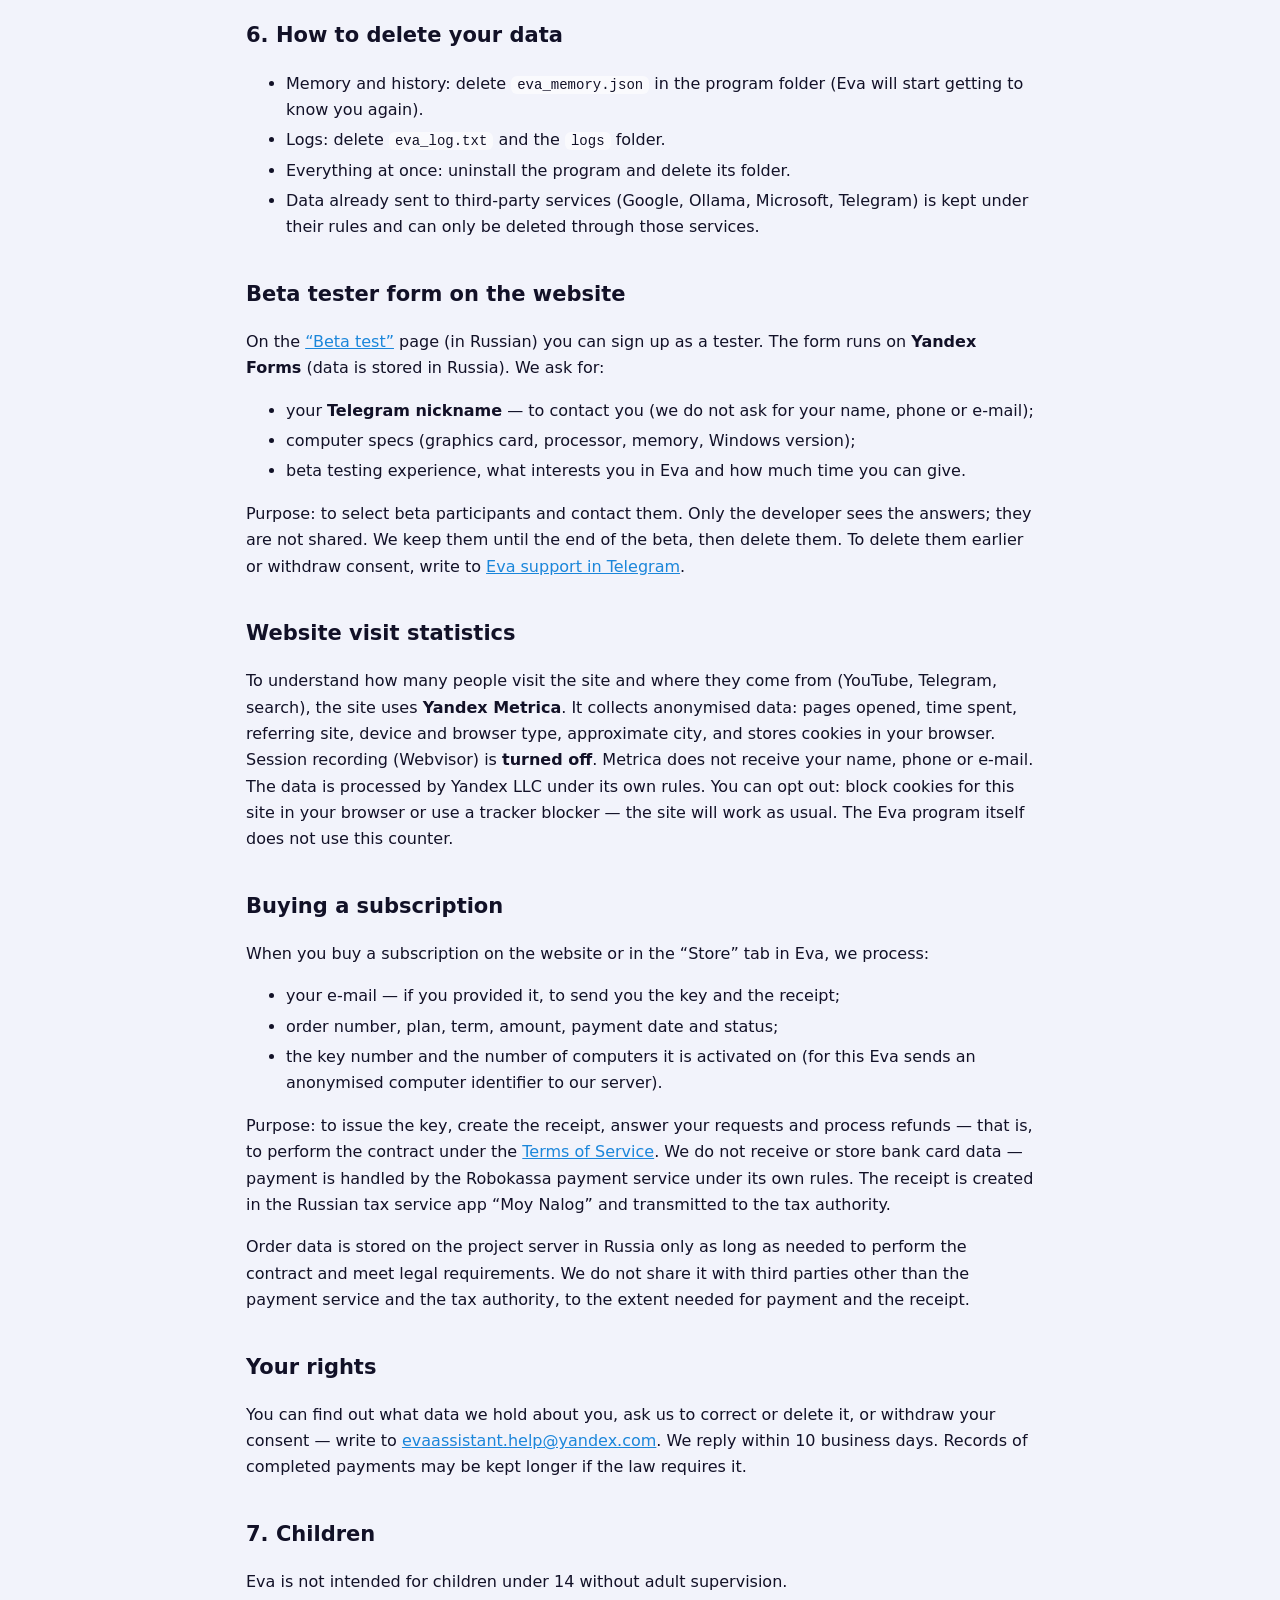
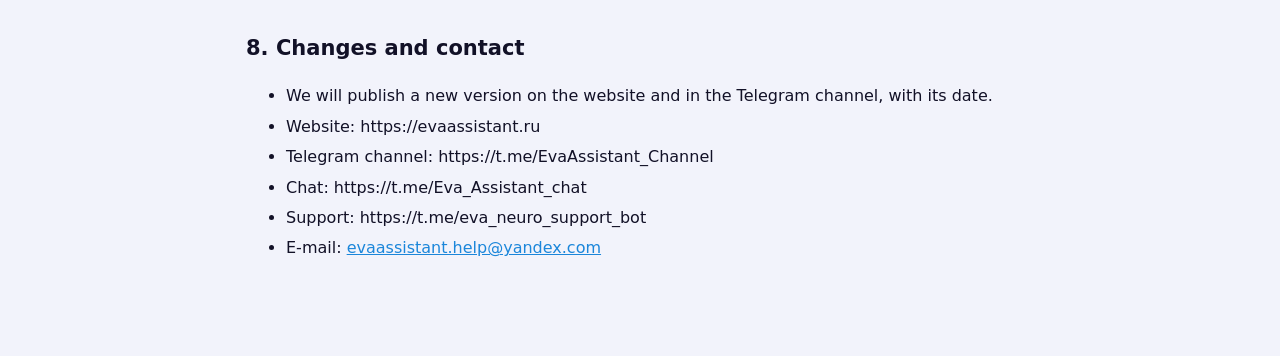
<file: privacy_en.html>
<!DOCTYPE html>
<html lang="en">
<head>
<meta charset="utf-8">
<meta name="viewport" content="width=device-width, initial-scale=1">
<title>Privacy Policy — Eva</title>
<style>
:root{--bg:#05040f;--card:#0b0f2a;--text:#e9e7ff;--muted:#a9a6d6;--accent:#8b7bff;--pink:#ff63d1;--cyan:#4fd0ff}
*{box-sizing:border-box}
body{margin:0;background:var(--bg);color:var(--text);font:16px/1.65 Inter,"Segoe UI",system-ui,sans-serif}
main{max-width:820px;margin:0 auto;padding:40px 16px 80px}
h1{font-size:28px;line-height:1.25;background:linear-gradient(90deg,var(--cyan),var(--accent),var(--pink));
  -webkit-background-clip:text;background-clip:text;color:transparent}
h2{margin-top:36px;font-size:21px;color:#fff} h3{margin-top:24px;font-size:17px;color:var(--cyan)}
a{color:var(--cyan)} code{background:#1a1d40;padding:1px 6px;border-radius:6px;font-size:14px}
blockquote{margin:16px 0;padding:10px 16px;border-left:3px solid var(--pink);background:var(--card);border-radius:8px;color:var(--muted)}
table{width:100%;border-collapse:collapse;margin:12px 0;font-size:15px;display:block;overflow-x:auto}
th,td{text-align:left;padding:8px 10px;border-bottom:1px solid #22264d;vertical-align:top}
th{color:var(--muted);font-weight:600}
li{margin:4px 0} .back{display:inline-block;margin-bottom:20px;color:var(--muted);text-decoration:none}
</style>
<!-- Yandex.Metrika counter (21.10.2026: посещаемость сайта; вебвизор выключен) -->
<script type="text/javascript">
    (function(m,e,t,r,i,k,a){
        m[i]=m[i]||function(){(m[i].a=m[i].a||[]).push(arguments)};
        m[i].l=1*new Date();
        for (var j = 0; j < document.scripts.length; j++) {if (document.scripts[j].src === r) { return; }}
        k=e.createElement(t),a=e.getElementsByTagName(t)[0],k.async=1,k.src=r,a.parentNode.insertBefore(k,a)
    })(window, document,'script','https://mc.yandex.ru/metrika/tag.js?id=113707804', 'ym');

    ym(113707804, 'init', {ssr:true, clickmap:true, ecommerce:"dataLayer", referrer: document.referrer, url: location.href, accurateTrackBounce:true, trackLinks:true});
</script>
<noscript><div><img src="https://mc.yandex.ru/watch/113707804" style="position:absolute; left:-9999px;" alt="" /></div></noscript>
<!-- /Yandex.Metrika counter -->
<link rel="stylesheet" href="css/theme.css">
<script src="js/theme.js"></script>
</head>
<body><main>
<a class="back" href="en.html">← Back to home</a>
<h1>Eva Privacy Policy</h1>
<p>Version of 28 October 2026. This is an English translation; in case of any discrepancy the <a href="privacy.html" hreflang="ru">Russian version</a> prevails.</p>
<p>Eva is a voice assistant for Windows computers. This page explains in plain words what data Eva uses, what stays on your computer, what is sent over the internet and to whom, and how to delete it all.</p>
<h2>Who processes the data</h2>
<p>Data controller: Skiba Roman Petrovich, self-employed (professional income tax payer, Russian Federation), taxpayer ID (INN) 245510439490.
Contact e-mail: <a href="mailto:evaassistant.help@yandex.com">evaassistant.help@yandex.com</a>. Purchase terms: <a href="terms_en.html">Terms of Service</a>.</p>
<h2>1. In short</h2>
<ul>
<li>Eva <strong>does not sell</strong> your data. The program has no ads, trackers or analytics (the website only has a visit counter, see <a href="#stats">below</a>).</li>
<li>Eva's memory, conversation history, settings and keys are stored <strong>on your computer</strong>, in the program folder.</li>
<li>To understand speech and answer, Eva uses <strong>online services</strong> (speech recognition, a neural network). Which ones and what is sent is described below.</li>
<li>A problem report is sent to the developer <strong>only when you ask for it</strong>: “Eva, report to the developers…”.</li>
</ul>
<h2>2. What stays on your computer</h2>
<table>
<thead><tr><th>What</th><th>Why</th><th>Where</th></tr></thead>
<tbody>
<tr><td>Memory about you (facts you told Eva)</td><td>so Eva remembers you</td><td><code>eva_memory.json</code></td></tr>
<tr><td>Recent conversation history</td><td>to continue the conversation after a restart</td><td>same file</td></tr>
<tr><td>Your voice sample (a numeric “fingerprint”)</td><td>to tell you apart from guests</td><td>program folder</td></tr>
<tr><td>Settings, city, service keys</td><td>for the program to work</td><td><code>eva_settings.json</code>, <code>.env</code></td></tr>
<tr><td>Logs</td><td>to find errors</td><td><code>eva_log.txt</code>, <code>logs\</code></td></tr>
<tr><td>Last screenshot / camera frame</td><td>if you asked Eva to look</td><td><code>last_screenshot.jpg</code>, <code>last_camera.jpg</code></td></tr>
</tbody>
</table>
<p>Eva's voice (“HD voice” and the standard one) is generated <strong>on your computer</strong>.</p>
<h2>3. What is sent over the internet, and where</h2>
<h3>Microphone and speech recognition</h3>
<ul>
<li>While Eva is on, she listens to the microphone to hear her name.</li>
<li>Speech recognition is currently done by <strong>Google</strong> (a free recognition service).
  ⚠️ In the beta version, <strong>all phrases the microphone picks up near the computer</strong> are sent to Google, not only those addressed to Eva: this is how she understands whether she was called.
  Eva does not act on phrases not meant for her, but writes a short text of them to the log on your computer.</li>
<li>In future versions the name “Eva” will be recognised <strong>on the computer without the internet</strong>. Then only phrases said to Eva will go to Google.</li>
<li>While Eva is speaking, microphone recordings are discarded.</li>
</ul>
<h3>Neural network (Eva's answers)</h3>
<ul>
<li>The conversation text is sent to the <strong>Ollama Cloud</strong> neural network using <strong>your own</strong> key. Together with it go the date and time, your city (if set) and the facts from Eva's memory needed for the answer.</li>
<li>If you have connected <strong>GigaChat</strong> (Sber), it may answer instead of Ollama.</li>
</ul>
<h3>Screen and camera — only when you ask</h3>
<ul>
<li>“Eva, what's on the screen?” / “what do you see?” — one screenshot or camera frame is sent to Ollama Cloud to be described.</li>
<li>Eva does not capture the screen or camera without your request.</li>
</ul>
<h3>Backup voice</h3>
<ul>
<li>If Eva's own voice is unavailable, the text of her answer is voiced by a <strong>Microsoft</strong> service: the answer text is sent there.</li>
</ul>
<h3>Features you call yourself</h3>
<table>
<thead><tr><th>Feature</th><th>Service</th><th>What is sent</th></tr></thead>
<tbody>
<tr><td>Weather</td><td>wttr.in, met.no, Open-Meteo, OpenStreetMap</td><td>city name</td></tr>
<tr><td>Search, “what is…”</td><td>DuckDuckGo, Bing, Yandex, Wikipedia</td><td>search query</td></tr>
<tr><td>Currency and crypto rates</td><td>Central Bank of Russia (cbr-xml-daily), open.er-api, CoinGecko</td><td>currency name</td></tr>
<tr><td>Steam</td><td>Steam Web API</td><td>your Steam ID and Steam key (if you provided them)</td></tr>
<tr><td>Eva in Telegram</td><td>Telegram</td><td>your messages to the bot and Eva's replies</td></tr>
<tr><td>Open a website or YouTube</td><td>your browser</td><td>the address</td></tr>
</tbody>
</table>
<p>These services follow their own privacy rules. Eva passes them only what is needed for the answer.</p>
<h2>4. Problem reports</h2>
<ul>
<li>Sent <strong>only on your command</strong>.</li>
<li>A report contains: your description of the problem; Eva and Windows versions; settings (without your city); recent errors; the last lines of Eva, avatar and panel logs.</li>
<li>Before sending, Eva <strong>removes</strong>: e-mail addresses, phone numbers, keys and passwords; your Windows user name; phrases not addressed to Eva.</li>
<li>Only the developer receives the report (via the support bot or evaassistant.ru) and uses it to fix the error. If there is no connection, the report waits in the <code>reports</code> folder and is sent later.</li>
</ul>
<h2>5. Keys and passwords</h2>
<p>Service keys (Ollama, Telegram, Steam) are stored in the <code>.env</code> file on your computer. Eva does not show them on screen, does not write them to logs and does not send them to the developer.
<strong>Never send the <code>.env</code> file to anyone</strong>, not even to the developer.</p>
<h2>6. How to delete your data</h2>
<ul>
<li>Memory and history: delete <code>eva_memory.json</code> in the program folder (Eva will start getting to know you again).</li>
<li>Logs: delete <code>eva_log.txt</code> and the <code>logs</code> folder.</li>
<li>Everything at once: uninstall the program and delete its folder.</li>
<li>Data already sent to third-party services (Google, Ollama, Microsoft, Telegram) is kept under their rules and can only be deleted through those services.</li>
</ul>
<h2 id="beta">Beta tester form on the website</h2>
<p>On the <a href="beta.html" hreflang="ru">“Beta test”</a> page (in Russian) you can sign up as a tester. The form runs on <strong>Yandex Forms</strong> (data is stored in Russia). We ask for:</p>
<ul>
<li>your <strong>Telegram nickname</strong> — to contact you (we do not ask for your name, phone or e-mail);</li>
<li>computer specs (graphics card, processor, memory, Windows version);</li>
<li>beta testing experience, what interests you in Eva and how much time you can give.</li>
</ul>
<p>Purpose: to select beta participants and contact them. Only the developer sees the answers; they are not shared. We keep them until the end of the beta, then delete them. To delete them earlier or withdraw consent, write to <a href="https://t.me/eva_neuro_support_bot">Eva support in Telegram</a>.</p>
<h2 id="stats">Website visit statistics</h2>
<p>To understand how many people visit the site and where they come from (YouTube, Telegram, search), the site uses <strong>Yandex Metrica</strong>. It collects anonymised data: pages opened, time spent, referring site, device and browser type, approximate city, and stores cookies in your browser.
Session recording (Webvisor) is <strong>turned off</strong>. Metrica does not receive your name, phone or e-mail. The data is processed by Yandex LLC under its own rules.
You can opt out: block cookies for this site in your browser or use a tracker blocker — the site will work as usual. The Eva program itself does not use this counter.</p>
<h2>Buying a subscription</h2>
<p>When you buy a subscription on the website or in the “Store” tab in Eva, we process:</p>
<ul>
<li>your e-mail — if you provided it, to send you the key and the receipt;</li>
<li>order number, plan, term, amount, payment date and status;</li>
<li>the key number and the number of computers it is activated on (for this Eva sends an anonymised computer identifier to our server).</li>
</ul>
<p>Purpose: to issue the key, create the receipt, answer your requests and process refunds — that is, to perform the contract under the <a href="terms_en.html">Terms of Service</a>.
We do not receive or store bank card data — payment is handled by the Robokassa payment service under its own rules. The receipt is created in the Russian tax service app “Moy Nalog” and transmitted to the tax authority.</p>
<p>Order data is stored on the project server in Russia only as long as needed to perform the contract and meet legal requirements. We do not share it with third parties other than the payment service and the tax authority, to the extent needed for payment and the receipt.</p>
<h2>Your rights</h2>
<p>You can find out what data we hold about you, ask us to correct or delete it, or withdraw your consent — write to <a href="mailto:evaassistant.help@yandex.com">evaassistant.help@yandex.com</a>. We reply within 10 business days.
Records of completed payments may be kept longer if the law requires it.</p>
<h2>7. Children</h2>
<p>Eva is not intended for children under 14 without adult supervision.</p>
<h2>8. Changes and contact</h2>
<ul>
<li>We will publish a new version on the website and in the Telegram channel, with its date.</li>
<li>Website: https://evaassistant.ru</li>
<li>Telegram channel: https://t.me/EvaAssistant_Channel</li>
<li>Chat: https://t.me/Eva_Assistant_chat</li>
<li>Support: https://t.me/eva_neuro_support_bot</li>
<li>E-mail: <a href="mailto:evaassistant.help@yandex.com">evaassistant.help@yandex.com</a></li>
</ul>
</main></body></html>
</file>
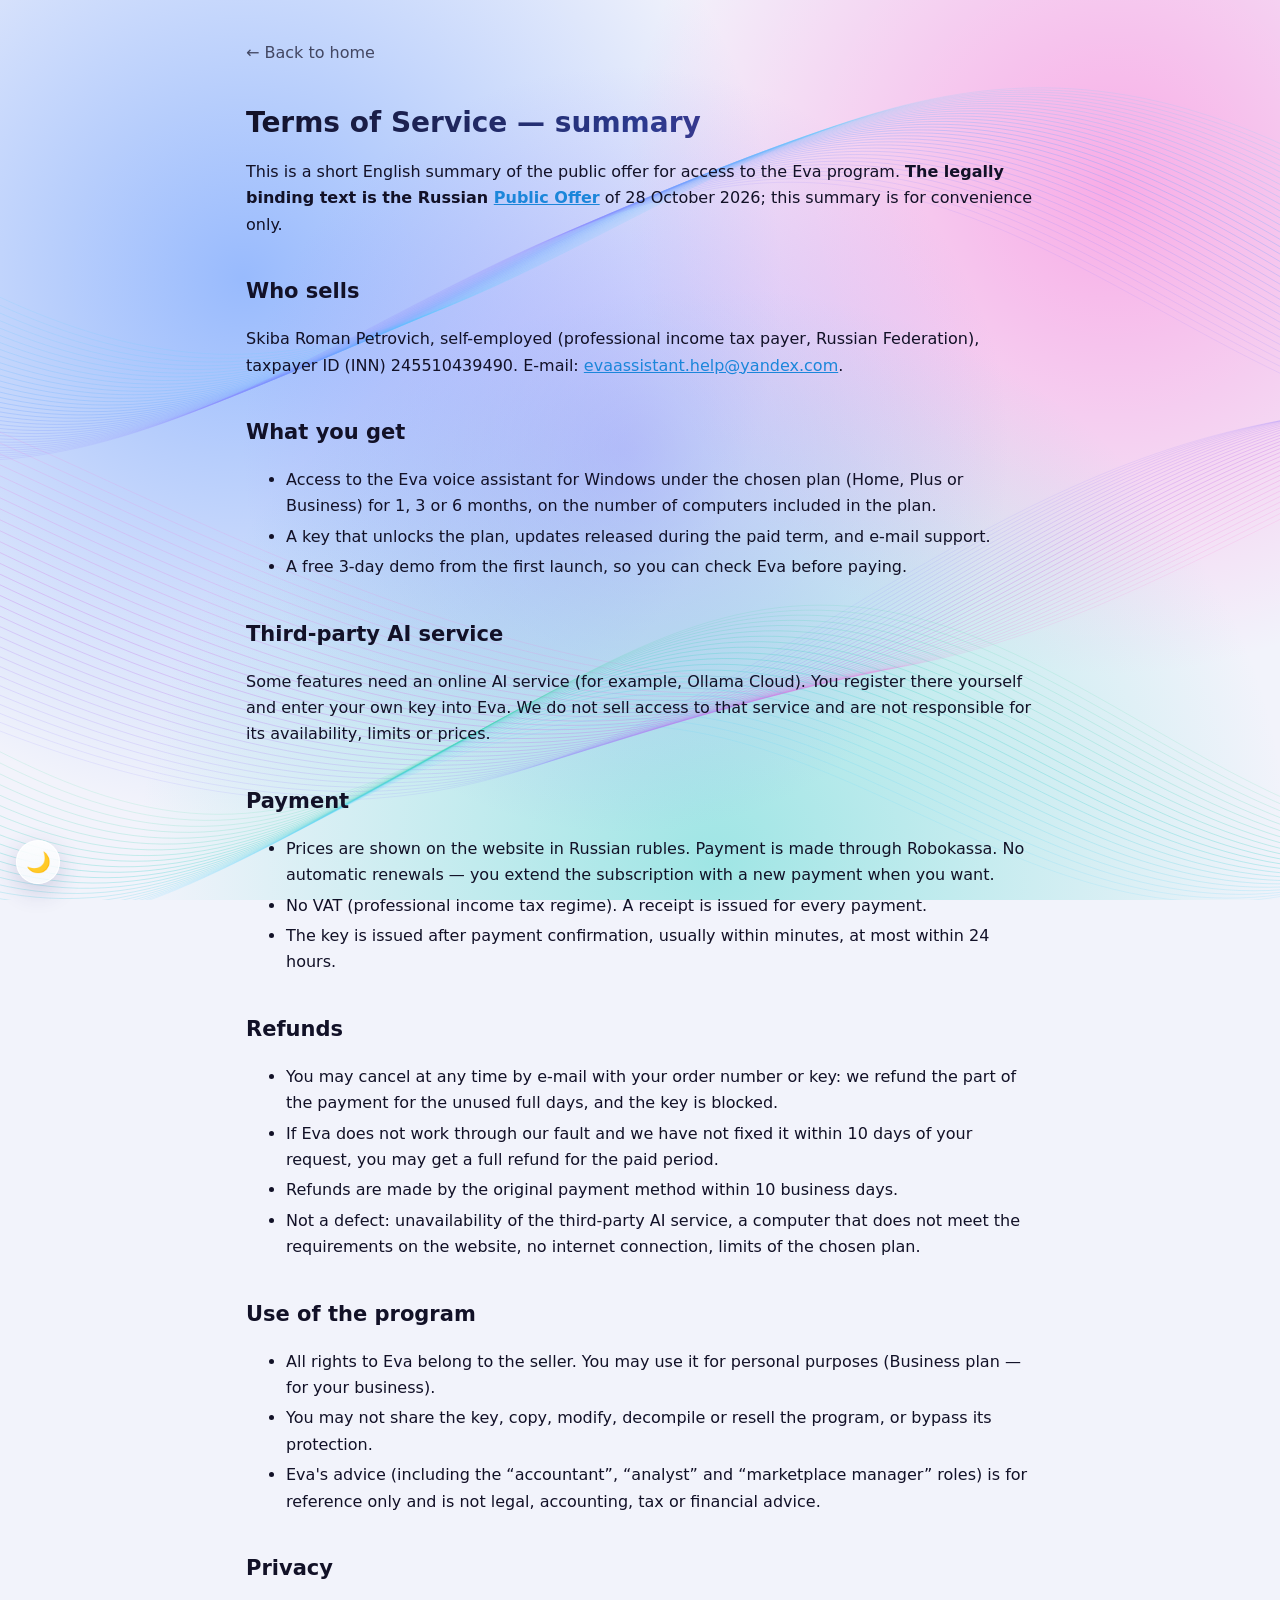
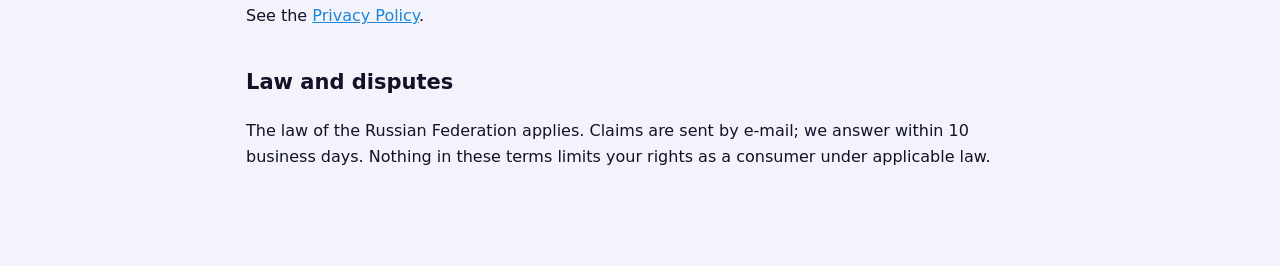
<file: terms_en.html>
<!DOCTYPE html>
<html lang="en">
<head>
<meta charset="utf-8">
<meta name="viewport" content="width=device-width, initial-scale=1">
<title>Terms of Service — Eva</title>
<style>
:root{--bg:#05040f;--card:#0b0f2a;--text:#e9e7ff;--muted:#a9a6d6;--accent:#8b7bff;--pink:#ff63d1;--cyan:#4fd0ff}
*{box-sizing:border-box}
body{margin:0;background:var(--bg);color:var(--text);font:16px/1.65 Inter,"Segoe UI",system-ui,sans-serif}
main{max-width:820px;margin:0 auto;padding:40px 16px 80px}
h1{font-size:28px;line-height:1.25;background:linear-gradient(90deg,var(--cyan),var(--accent),var(--pink));
  -webkit-background-clip:text;background-clip:text;color:transparent}
h2{margin-top:36px;font-size:21px;color:#fff} h3{margin-top:24px;font-size:17px;color:var(--cyan)}
a{color:var(--cyan)} code{background:#1a1d40;padding:1px 6px;border-radius:6px;font-size:14px}
blockquote{margin:16px 0;padding:10px 16px;border-left:3px solid var(--pink);background:var(--card);border-radius:8px;color:var(--muted)}
table{width:100%;border-collapse:collapse;margin:12px 0;font-size:15px;display:block;overflow-x:auto}
th,td{text-align:left;padding:8px 10px;border-bottom:1px solid #22264d;vertical-align:top}
th{color:var(--muted);font-weight:600}
li{margin:4px 0} .back{display:inline-block;margin-bottom:20px;color:var(--muted);text-decoration:none}
</style>
<!-- Yandex.Metrika counter (21.10.2026: посещаемость сайта; вебвизор выключен) -->
<script type="text/javascript">
    (function(m,e,t,r,i,k,a){
        m[i]=m[i]||function(){(m[i].a=m[i].a||[]).push(arguments)};
        m[i].l=1*new Date();
        for (var j = 0; j < document.scripts.length; j++) {if (document.scripts[j].src === r) { return; }}
        k=e.createElement(t),a=e.getElementsByTagName(t)[0],k.async=1,k.src=r,a.parentNode.insertBefore(k,a)
    })(window, document,'script','https://mc.yandex.ru/metrika/tag.js?id=113707804', 'ym');

    ym(113707804, 'init', {ssr:true, clickmap:true, ecommerce:"dataLayer", referrer: document.referrer, url: location.href, accurateTrackBounce:true, trackLinks:true});
</script>
<noscript><div><img src="https://mc.yandex.ru/watch/113707804" style="position:absolute; left:-9999px;" alt="" /></div></noscript>
<!-- /Yandex.Metrika counter -->
<link rel="stylesheet" href="css/theme.css">
<script src="js/theme.js"></script>
</head>
<body><main>
<a class="back" href="en.html">← Back to home</a>
<h1>Terms of Service — summary</h1>
<p>This is a short English summary of the public offer for access to the Eva program. <strong>The legally binding text is the Russian <a href="oferta.html" hreflang="ru">Public Offer</a></strong> of 28 October 2026; this summary is for convenience only.</p>
<h2>Who sells</h2>
<p>Skiba Roman Petrovich, self-employed (professional income tax payer, Russian Federation), taxpayer ID (INN) 245510439490. E-mail: <a href="mailto:evaassistant.help@yandex.com">evaassistant.help@yandex.com</a>.</p>
<h2>What you get</h2>
<ul>
<li>Access to the Eva voice assistant for Windows under the chosen plan (Home, Plus or Business) for 1, 3 or 6 months, on the number of computers included in the plan.</li>
<li>A key that unlocks the plan, updates released during the paid term, and e-mail support.</li>
<li>A free 3-day demo from the first launch, so you can check Eva before paying.</li>
</ul>
<h2>Third-party AI service</h2>
<p>Some features need an online AI service (for example, Ollama Cloud). You register there yourself and enter your own key into Eva. We do not sell access to that service and are not responsible for its availability, limits or prices.</p>
<h2>Payment</h2>
<ul>
<li>Prices are shown on the website in Russian rubles. Payment is made through Robokassa. No automatic renewals — you extend the subscription with a new payment when you want.</li>
<li>No VAT (professional income tax regime). A receipt is issued for every payment.</li>
<li>The key is issued after payment confirmation, usually within minutes, at most within 24 hours.</li>
</ul>
<h2>Refunds</h2>
<ul>
<li>You may cancel at any time by e-mail with your order number or key: we refund the part of the payment for the unused full days, and the key is blocked.</li>
<li>If Eva does not work through our fault and we have not fixed it within 10 days of your request, you may get a full refund for the paid period.</li>
<li>Refunds are made by the original payment method within 10 business days.</li>
<li>Not a defect: unavailability of the third-party AI service, a computer that does not meet the requirements on the website, no internet connection, limits of the chosen plan.</li>
</ul>
<h2>Use of the program</h2>
<ul>
<li>All rights to Eva belong to the seller. You may use it for personal purposes (Business plan — for your business).</li>
<li>You may not share the key, copy, modify, decompile or resell the program, or bypass its protection.</li>
<li>Eva's advice (including the “accountant”, “analyst” and “marketplace manager” roles) is for reference only and is not legal, accounting, tax or financial advice.</li>
</ul>
<h2>Privacy</h2>
<p>See the <a href="privacy_en.html">Privacy Policy</a>.</p>
<h2>Law and disputes</h2>
<p>The law of the Russian Federation applies. Claims are sent by e-mail; we answer within 10 business days. Nothing in these terms limits your rights as a consumer under applicable law.</p>
</main></body></html>
</file>
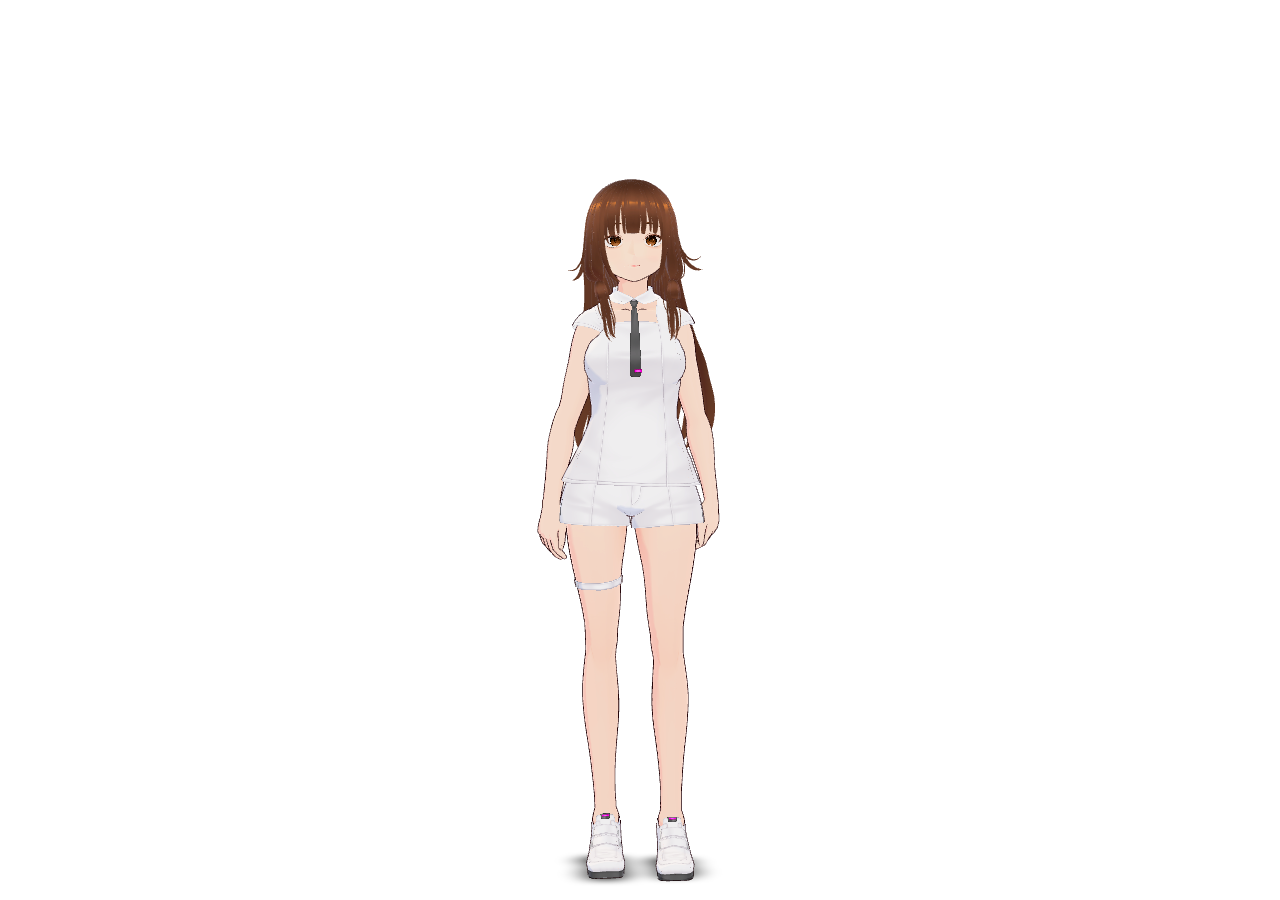
<file: eva/eva_viewer.html>
<!DOCTYPE html>
<html>
<head>
<meta charset="utf-8">
<style>
  html, body { margin: 0; padding: 0; overflow: hidden; background: transparent; }
  #container { width: 100vw; height: 100vh; background: transparent; }
</style>
</head>
<body>
<div id="container"></div>
<script type="importmap">
{
  "imports": {
    "three": "./libs/three.module.js",
    "three/addons/": "./libs/jsm/",
    "three/examples/jsm/": "./libs/jsm/",
    "@pixiv/three-vrm": "./libs/three-vrm.module.js",
    "@pixiv/three-vrm-animation": "./libs/three-vrm-animation.module.js"
  }
}
</script>
<script type="module">
import * as THREE from 'three';
import { GLTFLoader } from 'three/addons/loaders/GLTFLoader.js';
import { OrbitControls } from 'three/addons/controls/OrbitControls.js';
import { RoomEnvironment } from 'three/addons/environments/RoomEnvironment.js';
import { VRMLoaderPlugin, VRMUtils } from '@pixiv/three-vrm';
import { createVRMAnimationClip, VRMAnimationLoaderPlugin } from '@pixiv/three-vrm-animation';
// FBX-загрузчик для анимаций Mixamo (той же версии, что и локальный Three.js 0.160)
import { FBXLoader } from 'three/addons/loaders/FBXLoader.js';
// ---------------------------------------------------------------------
// ВЕРСИЯ ДЛЯ САЙТА: все движения Евы упакованы в один файл eva_pack.bin
// (делает _dev_tools\pack_site_eva). Отдельных файлов анимаций на сайте нет.
// ---------------------------------------------------------------------
import { unzlibSync } from 'three/addons/libs/fflate.module.js';
const EVA_PACK = (async () => {
  const buf = new Uint8Array(await (await fetch('./eva_pack.bin')).arrayBuffer());
  if (new TextDecoder().decode(buf.subarray(0, 8)) !== 'EVAPACK1') throw new Error('eva_pack.bin: не тот файл');
  const all = unzlibSync(buf.subarray(8));
  const hl = new DataView(all.buffer, all.byteOffset).getUint32(0, true);
  const head = JSON.parse(new TextDecoder().decode(all.subarray(4, 4 + hl)));
  return { head, body: all.subarray(4 + hl), urls: {} };
})();
const packKey = (url) => decodeURIComponent(String(url).replace(/^\.\/vrma\//, ''));
const packF32 = (P, [at, len]) => new Float32Array(P.body.buffer.slice(P.body.byteOffset + at, P.body.byteOffset + at + len));
async function packAsset(url) {
  const P = await EVA_PACK, e = P.head.fbx[packKey(url)];
  if (!e) throw new Error('нет в пакете: ' + packKey(url));
  const objs = e.nodes.map((n) => { const o = new THREE.Object3D(); o.name = n[0];
    o.position.fromArray(n, 2); o.quaternion.fromArray(n, 5); o.scale.fromArray(n, 9); return o; });
  e.nodes.forEach((n, i) => { if (n[1] >= 0) objs[n[1]].add(objs[i]); });
  const root = objs[0];
  const K = { q: THREE.QuaternionKeyframeTrack, v: THREE.VectorKeyframeTrack, n: THREE.NumberKeyframeTrack };
  root.animations = e.anims.map((a) => new THREE.AnimationClip(a.name, a.d,
    a.tr.map((t) => new K[t.k](t.n, packF32(P, t.t), packF32(P, t.x)))));
  root.updateMatrixWorld(true);
  return root;
}
async function packURL(key) {
  const P = await EVA_PACK; key = packKey(key);
  if (!P.urls[key]) { const r = P.head.raw[key]; if (!r) throw new Error('нет в пакете: ' + key);
    P.urls[key] = URL.createObjectURL(new Blob([P.body.slice(r[0], r[0] + r[1])])); }
  return P.urls[key];
}

// =====================================================================
// НАСТРОЙКИ (можно менять)
// =====================================================================
const VRM_MODEL_PATH = './eva_model_new.vrm';   // новая Ева из VRoid Studio (старая: eva_model.vrm)
const VRMA_FOLDER = './vrma/';

// Постоянные анимации по состояниям (циклы). Если файла нет - играется
// спокойная поза ожидания, которую Ева создаёт сама.
// Можно указывать и .vrma, и .fbx из Mixamo (скачанные «Without Skin»).
const STATE_ANIM = {
  idle:      'Breathing Idle.fbx',
  listening: 'anim/idle/Standing Idle.fbx',
  thinking:  'Thinking.fbx',
  speaking:  'Talking.fbx',
};

// ВНИМАНИЕ: в паке VRoid (booth 5512385) НЕТ зацикленных анимаций - все 7 файлов
// разовые жесты. Не переименовывай их в idle.vrma: VRMA_01 и VRMA_05 содержат
// поворот на 360°, Ева будет крутиться по кругу. Пока своих циклов нет -
// для состояний играет процедурная поза ожидания (buildIdleClip).
//   VRMA_01 показ себя (оборот 360°)   VRMA_02 приветствие (начинается сидя!)
//   VRMA_03 знак мира                  VRMA_04 «пистолетик» пальцами
//   VRMA_05 кружится                   VRMA_06 модельная поза
//   VRMA_07 приседания

// Разовые жесты (играют один раз и возвращаются в позу ожидания).
// from/to - какой кусок файла играть (секунды). Обрезка нужна, потому что
// исходные жесты длинные и с лишним началом.
const SHOTS = {
  // приветствие: первые ~2.2 с Ева сидит на корточках - отрезаем, берём только взмах рукой
  greeting: { file: 'VRMA_02.vrma', from: 2.3, to: 5.5 },
  // знак мира: в оригинале рука держится 9 секунд - оставляем ~3.5 с
  joy:      { file: 'VRMA_03.vrma', from: 0.0, to: 3.6 },
  // «пистолетик» - игривый жест на эмоцию fun
  fun:      { file: 'VRMA_04.vrma', from: 0.5, to: 4.2 },
};
const SHOT_COOLDOWN = { greeting: 6, joy: 25, fun: 30 }; // не чаще, чем раз в N секунд

// ЖЕСТЫ ПО ПРОСЬБЕ («Ева, помаши», «похлопай», «покружись»...). Ключ присылает Python (avatar3d.py),
// из списка берётся случайный вариант. Играют до конца, их не перебивают бытовые жесты.
const COMMAND_GESTURES = {
  wave:     ['anim/hello/Waving.fbx', 'anim/hello/Waving 2.fbx', 'anim/hello/Standing Greeting.fbx', 'shot:greeting'],
  clap:     ['anim/emotion/Clapping.fbx'],
  victory:  ['anim/emotion/Victory.fbx', 'rokoko/Cheer.fbx'],
  peace:    ['shot:joy'],                        // знак мира (два пальца)
  finger_gun: ['shot:fun'],                      // «пистолетик» пальцами
  nod:      ['anim/listen/Head Nod Yes.fbx', 'anim/listen/hard head nod.fbx', 'anim/listen/Lengthy Head Nod.fbx'],
  no:       ['anim/emotion/Shaking Head No.fbx', 'anim/emotion/annoyed head shake.fbx'],
  laugh:    ['anim/emotion/Laughing.fbx'],
  stretch:  ['anim/idle/Arm Stretching.fbx'],
  yawn:     ['anim/idle/Yawn.fbx'],
  look_around: ['rokoko/Looking around #1.fbx', 'anim/idle/look away gesture.fbx'],
  wag_finger: ['rokoko/Finger Taunt.fbx'],       // погрозить / показать пальцем
  angry:    ['anim/emotion/angry gesture.fbx'],
  sigh:     ['anim/idle/relieved sigh.fbx'],
  bored:    ['anim/idle/Bored.fbx'],
  agree:    ['anim/listen/Agreeing.fbx', 'anim/listen/Acknowledging.fbx'],
  dismiss:  ['anim/talk/dismissing gesture.fbx'],
  proud:    ['anim/talk/being cocky.fbx'],
  think:    ['anim/think/Thoughtful Head Shake.fbx'],
  sad:      ['anim/emotion/Sad Idle.fbx'],
  show_off: ['VRMA_01.vrma'],                    // показать себя, поворот на 360°
  spin:     ['VRMA_05.vrma'],                    // покружиться
  pose:     ['VRMA_06.vrma'],                    // модельная поза
  exercise: ['VRMA_07.vrma'],                    // зарядка
};

// =====================================================================
// РЕЖИССЁР АНИМАЦИЙ: в каждом состоянии несколько циклов и жестов,
// выбираются СЛУЧАЙНО и без повтора подряд. Файлы - в vrma/anim/<группа>/.
// 'shot:имя' - кусок из SHOTS (VRMA). Чего нет на диске - пропускается.
// Анимаций с предметами в руках (Typing, Texting) нет: без предметов они смотрятся странно.
// =====================================================================
const ANIM = {
  loops: {
    // убраны по просьбе: Weight Shift, Happy Idle, Having A Meeting, Looking Around (обе)
    idle:      ['Breathing Idle.fbx', 'anim/idle/Idle.fbx', 'anim/idle/Standing Idle.fbx'],
    listening: ['anim/idle/Standing Idle.fbx', 'anim/idle/Idle.fbx'],
    thinking:  ['Thinking.fbx', 'anim/think/Thoughtful Head Shake.fbx'],
    searching: ['Thinking.fbx', 'anim/think/Thoughtful Head Shake.fbx'],
    speaking:  ['Talking.fbx', 'anim/talk/Talking 2.fbx', 'anim/talk/Talking 3.fbx'],
  },
  hold: { idle: [18, 40], listening: [10, 20], thinking: [5, 9], searching: [6, 12], speaking: [5, 10] },
  fidgets: {
    idle:      { every: [9, 22], chance: 0.55, pool: ['anim/idle/Bored.fbx', 'anim/idle/Arm Stretching.fbx',
                 'anim/idle/Yawn.fbx', 'anim/idle/look away gesture.fbx', 'anim/idle/relieved sigh.fbx',
                 'rokoko/Looking around #1.fbx'] },
    listening: { every: [3, 7], chance: 0.5, pool: ['anim/listen/Head Nod Yes.fbx', 'anim/listen/Lengthy Head Nod.fbx',
                 'anim/listen/Acknowledging.fbx', 'anim/listen/hard head nod.fbx', 'anim/listen/Agreeing.fbx'] },
    speaking:  { every: [4, 9], chance: 0.35, pool: ['anim/talk/happy hand gesture.fbx', 'anim/listen/Agreeing.fbx',
                 'anim/talk/dismissing gesture.fbx', 'anim/talk/sarcastic head nod.fbx'] },
  },
  emotion: {
    joy:      ['shot:joy', 'anim/emotion/Clapping.fbx', 'anim/emotion/Victory.fbx',
               'anim/talk/happy hand gesture.fbx', 'anim/emotion/Laughing.fbx', 'rokoko/Cheer.fbx'],
    fun:      ['shot:fun', 'anim/emotion/Laughing.fbx', 'anim/talk/being cocky.fbx', 'anim/talk/sarcastic head nod.fbx',
               'rokoko/Finger Taunt.fbx'],
    sorrow:   ['anim/emotion/Sad Idle.fbx', 'anim/idle/relieved sigh.fbx', 'anim/emotion/Shaking Head No.fbx'],
    angry:    ['anim/emotion/angry gesture.fbx', 'anim/emotion/annoyed head shake.fbx'],
    surprised:['anim/idle/look away gesture.fbx'],
  },
  emotionCooldown: 12,
  greeting: ['shot:greeting', 'anim/hello/Standing Greeting.fbx', 'anim/hello/Waving.fbx', 'anim/hello/Waving 2.fbx'],
  longClip: 12,   // циклы длиннее (с) начинаются со случайного места
};

// Физика волос (Spring Bone). null = как в модели (VRoid: жёсткость ~0.8,
// гравитация 0 - при спокойной позе волосы почти не двигаются).
// Значения применяются ТОЛЬКО к костям волос (HairJoint-*), грудь/капюшон не трогаем.
const HAIR = { stiffness: 0.45, dragForce: 0.3, gravityPower: 0.08 };

// ?viewer=1 - режим просмотра анимаций (anim_viewer.py): панель, мышь, без режиссёра
const VIEWER = new URLSearchParams(location.search).has('viewer');
const FACE_CAM = new URLSearchParams(location.search).has('facecam');
// ДИАГНОСТИКА МЕРЦАНИЯ: пишет в лог [РЫВОК] (поза дёрнулась) и [ЗАДЕРЖКА] (кадр рисовался слишком долго).
// Мерцание починено (волосы после подвисания кадра). Включить снова: ?jumpdebug=1 или true здесь.
const JUMP_DEBUG = false || new URLSearchParams(location.search).has('jumpdebug');
const DEBUG_FRAMES = false;
const LOG_ANIM = true;       // писать в лог окна аватара, какая анимация сейчас играет
const FADE = 0.4; // секунды плавного перехода между анимациями
const SHOT_RETURN = 0.8; // секунды возврата из жеста в позу ожидания

// Поза ожидания (пока нет idle.vrma). POSE: 'crossed' = руки скрещены + ноги крест-накрест,
// 'hands_front' = руки спокойно перед собой.
// Если что-то выглядит не так - меняй знак у нужного числа и перезапускай.
// 'relaxed' = руки свободно опущены вдоль тела (обычная поза ожидания).
const POSE = 'relaxed';

// --- поза 'relaxed' ---
// Если руки «входят» в кофту - увеличь down чуть МЕНЬШЕ (1.15), если торчат в стороны - больше (1.3).
const RELAX = {
  down: 1.22,     // насколько опущены руки (1.57 = строго вниз)
  fwd: 0.08,      // руки чуть вперёд
  elbow: 0.25,    // лёгкий сгиб локтей
  wrist: 0.12,    // кисти слегка внутрь
};

// --- поза 'hands_front' ---
const ARM_DOWN = 1.3;      // насколько опущены руки
const ELBOW_BEND = 0.9;    // изгиб локтей
const ARM_FORWARD = 0.3;   // руки чуть вперёд
const HANDS_IN = 0.1;     // кисти к центру

// --- поза 'crossed' (руки скрещены на груди) ---
const CROSS = {
  down: 1.25,       // насколько опущены плечи/руки (больше = локти ниже)
  fwdL: 0.55,       // левая рука вперёд (левая лежит сверху)
  fwdR: 0.30,       // правая рука вперёд
  bendL: 2.1,       // сгиб левого локтя
  bendR: 1.9,       // сгиб правого локтя
  roll: -1.0,       // куда уходят предплечья: к центру. Если руки разошлись В СТОРОНЫ - поставь +1.0
};

// --- ноги: вес на левой ноге, правая закинута перед ней ---
const LEGS = {
  crossZ: -0.22,    // правая нога к центру (минус = через центр). Если уходит наружу - поставь +0.22
  crossX: 0.18,     // правая нога вперёд
  knee: -0.15,      // сгиб колена правой ноги
  foot: -0.30,      // носок правой ноги вниз
  standZ: 0.05,     // левая (опорная) нога чуть к центру
  hipTilt: -0.04,   // таз чуть наклонён (перенос веса)
};

// Камера. SHOW_FRACTION: 1.0 = Ева в полный рост, 0.5 = по пояс, 0.35 = по грудь.
const CAM = { fov: 30, SHOW_FRACTION: 1.0, MARGIN: 1.12, Y_SHIFT: 0.0,
              HEADROOM: 0.25,   // запас над головой (доля роста) - для поднятых рук. Больше = Ева меньше
              FLOOR: 0.04 };    // запас под ногами (доля роста)

const MORPH_SPEED = 10.0;
const BLINK_SPEED = 30.0;

// Старые имена морфов (шлёт avatar3d.py) -> выражения VRM
const MORPH_MAP = {
  MTH_A: { expr: 'aa', scale: 1.0 },
  MTH_I: { expr: 'ih', scale: 1.0 },
  MTH_U: { expr: 'ou', scale: 1.0 },
  MTH_E: { expr: 'ee', scale: 1.0 },
  MTH_O: { expr: 'oh', scale: 1.0 },
  EYE_Close:   { expr: 'blink',      scale: 1.0 },
  EYE_Close_L: { expr: 'blinkLeft',  scale: 1.0 },
  EYE_Close_R: { expr: 'blinkRight', scale: 1.0 },
  ALL_Joy:       { expr: 'happy',     scale: 1.0 },
  ALL_Fun:       { expr: 'relaxed',   scale: 1.0 },
  ALL_Angry:     { expr: 'angry',     scale: 0.8 },
  ALL_Sorrow:    { expr: 'sad',       scale: 1.0 },
  ALL_Surprised: { expr: 'surprised', scale: 1.0 },
};

// =====================================================================
// СЦЕНА
// =====================================================================
const container = document.getElementById('container');
const scene = new THREE.Scene();
// СТУДИЯ (?studio=1): съёмка промо. Картинка рисуется в точном размере видео (по умолчанию 1080×1920,
// вертикаль), окно показывает её уменьшенной. Фон: stage - красивая сцена, green - зелёный (хромакей).
const _qst = new URLSearchParams(location.search);
// УРОВЕНЬ ГРАФИКИ (панель → Настройки → «Графика Евы»; приходит адресом ?gfx=...).
//   pr - чёткость (доля от плотности экрана), aa - сглаживание краёв, pro - «дорогой» свет/контур/тень,
//   calm/active - кадров в секунду в покое и в движении.
const GFX_LEVELS = {
  ultra:  { pr: 1.5,  aa: true,  pro: true,  calm: 30, active: 60 },
  high:   { pr: 1.0,  aa: true,  pro: true,  calm: 30, active: 45 },
  medium: { pr: 1.0,  aa: true,  pro: false, calm: 30, active: 40 },
  low:    { pr: 0.75, aa: false, pro: false, calm: 24, active: 30 },
};
const GFX = GFX_LEVELS[_qst.get('gfx')] ? _qst.get('gfx') : 'ultra';
const GFX_CFG = GFX_LEVELS[GFX];
console.log('Графика: ' + GFX);
const INTRO = _qst.has('intro');      // Ева ещё не «вошла»: прячем, пока окно не начнёт появление
const STUDIO = _qst.has('studio') ? { w: +(_qst.get('w') || 1080), h: +(_qst.get('h') || 1920),
                                     bg: _qst.get('bg') || 'stage', fps: 30 } : null;
const camera = new THREE.PerspectiveCamera(CAM.fov, STUDIO ? STUDIO.w / STUDIO.h : window.innerWidth / window.innerHeight, 0.01, 100);

const renderer = new THREE.WebGLRenderer({ alpha: true, antialias: STUDIO ? true : GFX_CFG.aa,
                                          powerPreference: GFX === 'low' ? 'low-power' : 'default' });
if (STUDIO) {
  renderer.setPixelRatio(1);
  renderer.setSize(STUDIO.w, STUDIO.h, false);
  const fit = () => {                       // вписать картинку в окно, сохранив пропорции
    const k = Math.min(innerWidth / STUDIO.w, innerHeight / STUDIO.h);
    Object.assign(renderer.domElement.style, { width: STUDIO.w * k + 'px', height: STUDIO.h * k + 'px',
      position: 'absolute', left: (innerWidth - STUDIO.w * k) / 2 + 'px', top: (innerHeight - STUDIO.h * k) / 2 + 'px' });
  };
  fit(); addEventListener('resize', fit);
  document.body.style.background = '#000';
} else {
  renderer.setSize(window.innerWidth, window.innerHeight);
  renderer.setPixelRatio(Math.min(window.devicePixelRatio, GFX_CFG.pr));   // 2 - слишком тяжело для прозрачного окна
}
renderer.setClearColor(STUDIO && STUDIO.bg === 'green' ? 0x00ff00 : 0x000000, STUDIO && STUDIO.bg === 'green' ? 1 : 0);
// LOOK: 'anime' - правильный свет для аниме-шейдера MToon (как в VRoid Studio/VSeeFace);
//       'old'   - прежний «киношный» (ACES), цвета выцветают. Для сравнения: ?look=old
// LOOK: 'pro' - «дорогой» вид (контровой свет, цветные тени, контур, свет с трёх сторон, мягкая контактная тень);
//       'anime' - прежний простой вид; 'old' - самый старый. Для сравнения: ?look=anime
const LOOK = new URLSearchParams(location.search).get('look') || (GFX_CFG.pro || STUDIO ? 'pro' : 'anime');
// свет и цвет вида «pro» (можно подкрутить; для проверки - через адрес: ?k=0.6&sat=1.2)
const _q = new URLSearchParams(location.search);
const LIGHT = {
  key: +(_q.get('k') || 0.58),          // основной свет (доля от π). Больше - светлее
  fill: +(_q.get('f') || 0.15),        // заполняющий слева
  back: +(_q.get('b') || 0.6),         // контровой сзади
  ambient: +(_q.get('a') || 0.13),     // общий свет. Больше - белёсее
  saturation: +(_q.get('sat') || 1.25),// насыщенность цвета (1 - как есть)
  contrast: +(_q.get('con') || 1.08),  // контраст (1 - как есть)
};
renderer.outputColorSpace = THREE.SRGBColorSpace;
if (LOOK === 'old') {
  renderer.toneMapping = THREE.ACESFilmicToneMapping;
  renderer.toneMappingExposure = 1.0;
} else {
  renderer.toneMapping = THREE.NoToneMapping;          // MToon сам рассчитан на «плоский» вывод
}
container.appendChild(renderer.domElement);

// ---- здоровье окна: если видеокарта не подключилась или «отвалилась» - просим Python перезагрузить окно
(function gpuCheck() {
  try {
    const gl = renderer.getContext();
    const ext = gl.getExtension('WEBGL_debug_renderer_info');
    const info = String(ext ? gl.getParameter(ext.UNMASKED_RENDERER_WEBGL) : gl.getParameter(gl.RENDERER));
    console.log('Видеокарта: ' + info);
    if (/swiftshader|basic render|llvmpipe|software/i.test(info))
      console.log('[ОКНО] видеокарта не подключилась (программный режим) - нужен перезапуск окна');
  } catch (e) { console.log('Видеокарта: не удалось узнать (' + e + ')'); }
  renderer.domElement.addEventListener('webglcontextlost', (e) => {
    e.preventDefault();
    console.log('[ОКНО] видеокарта потеряна - нужен перезапуск окна');
  });
})();
const _stalls = [];          // моменты сильных подвисаний кадров
let _stallReported = -999;

if (LOOK === 'old') {
  const pmrem = new THREE.PMREMGenerator(renderer);
  scene.environment = pmrem.fromScene(new RoomEnvironment(), 0.04).texture;
  const keyLight = new THREE.DirectionalLight(0xfff5e8, 1.8); keyLight.position.set(1, 1.5, 2); scene.add(keyLight);
  const fillLight = new THREE.DirectionalLight(0xaaccff, 0.6); fillLight.position.set(-2, 0.5, 1); scene.add(fillLight);
  const rimLight = new THREE.DirectionalLight(0xffd9aa, 1.2); rimLight.position.set(-1, 1.5, -2); scene.add(rimLight);
} else if (LOOK === 'pro') {
  // свет как в студии: основной спереди-сбоку, слабый заполняющий слева, контровой сзади (обводит силуэт).
  // Света НЕ много: пересвет делает аниме-шейдер белёсым («как пудрой»).
  const key = new THREE.DirectionalLight(0xffffff, Math.PI * LIGHT.key); key.position.set(0.9, 1.7, 2.0); scene.add(key);
  const fill = new THREE.DirectionalLight(0xd8e2ff, LIGHT.fill); fill.position.set(-1.6, 0.9, 1.2); scene.add(fill);
  const back = new THREE.DirectionalLight(0xfff0e0, LIGHT.back); back.position.set(-0.7, 1.9, -2.2); scene.add(back);
  scene.add(new THREE.AmbientLight(0xffffff, LIGHT.ambient));
  // цветокоррекция: сочнее и чуть контрастнее (как в аниме)
  renderer.domElement.style.filter = `saturate(${LIGHT.saturation}) contrast(${LIGHT.contrast})`;
} else {
  // один основной свет чуть сбоку-сверху (даёт аккуратную аниме-тень) + мягкий общий
  const keyLight = new THREE.DirectionalLight(0xffffff, Math.PI * 0.9); keyLight.position.set(0.8, 1.6, 2.0); scene.add(keyLight);
  scene.add(new THREE.AmbientLight(0xffffff, 0.35));
}

// =====================================================================
// «ДОРОГОЙ» ВИД (LOOK = 'pro'): настройки аниме-шейдера MToon поверх того, что выгрузил VRoid
// (у VRoid по умолчанию нет контрового света, у волос нет теней, контур почти невидим)
// =====================================================================
const PRO = {
  rim:      [+(_q.get('r') || 0.12), +(_q.get('r') || 0.12), +(_q.get('r') || 0.12) * 1.2],   // контровая обводка (слабая - иначе белёсо)
  rimPower: 5.5,                   // ширина обводки: меньше - шире
  rimMix:   0.8,                   // 0 - светится всегда, 1 - только там, где есть свет
  faceRim:  0.35,                  // на лице обводка слабее (доля)
  hairShade:  [0.72, 0.60, 0.68],  // цвет тени на волосах (тёплый сиреневый, как в аниме)
  clothShade: [0.74, 0.78, 0.90],  // цвет тени на одежде (холодный - видно складки на белом)
  skinShade:  [0.97, 0.78, 0.82],  // тень на коже
  outline:  0.0015,                // толщина контура (метры), было 0.0008
  outlineColor: 0x2a1418,
};
function applyProLook(v) {
  if (LOOK !== 'pro') return;
  let n = 0;
  v.scene.traverse((o) => {
    if (!o.isMesh) return;
    for (const m of [].concat(o.material)) {
      if (!m || !m.isMToonMaterial) continue;
      const name = m.name || '';
      const face = /FACE|EYE/.test(name);
      if (m.parametricRimColorFactor) {
        const k = /SKIN/.test(name) && /Face/.test(name) ? PRO.faceRim : face ? 0 : /HAIR/.test(name) ? 0.7 : 1;
        m.parametricRimColorFactor.setRGB(PRO.rim[0] * k, PRO.rim[1] * k, PRO.rim[2] * k);
        m.parametricRimFresnelPowerFactor = PRO.rimPower;
        m.parametricRimLiftFactor = 0;
        m.rimLightingMixFactor = PRO.rimMix;
      }
      if (m.shadeColorFactor && !face) {
        const c = /HAIR/.test(name) ? PRO.hairShade : /CLOTH/.test(name) ? PRO.clothShade : /SKIN/.test(name) ? PRO.skinShade : null;
        if (c) m.shadeColorFactor.setRGB(c[0], c[1], c[2]);
        if (/HAIR/.test(name)) { m.shadingShiftFactor = -0.05; m.shadingToonyFactor = 0.88; }
      }
      if (m.outlineWidthMode === 'worldCoordinates' && m.outlineWidthFactor > 0) {
        m.outlineWidthFactor = PRO.outline;
        m.outlineColorFactor && m.outlineColorFactor.setHex(PRO.outlineColor);
        m.outlineLightingMixFactor = 0.6;
      }
      n++;
    }
  });
  console.log('Вид «pro»: настроено материалов ' + n);
}

// ---- мягкая контактная тень под ногами (настоящая форма ног и тела, размытая)
const CONTACT = { w: 1.1, d: 0.8, height: 0.55, res: 256, blur: 3.0, darkness: 3.0, opacity: 0.9 };
const contact = { ready: false };
function setupContactShadow() {
  if (LOOK !== 'pro') return false;
  const C = CONTACT;
  contact.group = new THREE.Group();
  scene.add(contact.group);
  contact.rt = new THREE.WebGLRenderTarget(C.res, C.res); contact.rt.texture.generateMipmaps = false;
  contact.rtBlur = new THREE.WebGLRenderTarget(C.res, C.res); contact.rtBlur.texture.generateMipmaps = false;
  const plane = new THREE.PlaneGeometry(C.w, C.d).rotateX(Math.PI / 2);
  contact.mesh = new THREE.Mesh(plane, new THREE.MeshBasicMaterial({ map: contact.rt.texture, transparent: true,
    opacity: C.opacity, depthWrite: false }));
  contact.mesh.renderOrder = -1;
  contact.mesh.scale.y = -1;          // текстура снята снизу - переворачиваем
  contact.group.add(contact.mesh);
  contact.cam = new THREE.OrthographicCamera(-C.w / 2, C.w / 2, C.d / 2, -C.d / 2, 0, C.height);
  contact.cam.rotation.x = Math.PI / 2;  // смотрит вверх, на ноги
  contact.group.add(contact.cam);
  contact.depth = new THREE.MeshDepthMaterial();
  contact.depth.onBeforeCompile = (sh) => {
    sh.uniforms.darkness = { value: C.darkness };
    sh.fragmentShader = 'uniform float darkness;\n' + sh.fragmentShader.replace(
      'gl_FragColor = vec4( vec3( 1.0 - fragCoordZ ), opacity );',
      'gl_FragColor = vec4( vec3( 0.0 ), ( 1.0 - fragCoordZ ) * darkness );');
  };
  contact.depth.depthTest = false; contact.depth.depthWrite = false;
  const blurMat = (dir) => new THREE.ShaderMaterial({
    uniforms: { tDiffuse: { value: null }, d: { value: new THREE.Vector2() } },
    vertexShader: 'varying vec2 vUv; void main(){ vUv = uv; gl_Position = vec4(position.xy, 0.0, 1.0); }',
    fragmentShader: `uniform sampler2D tDiffuse; uniform vec2 d; varying vec2 vUv;
      void main(){ vec4 s = vec4(0.0);
        s += texture2D(tDiffuse, vUv - 4.0*d) * 0.051; s += texture2D(tDiffuse, vUv - 3.0*d) * 0.0918;
        s += texture2D(tDiffuse, vUv - 2.0*d) * 0.12245; s += texture2D(tDiffuse, vUv - d) * 0.1531;
        s += texture2D(tDiffuse, vUv) * 0.1633;
        s += texture2D(tDiffuse, vUv + d) * 0.1531; s += texture2D(tDiffuse, vUv + 2.0*d) * 0.12245;
        s += texture2D(tDiffuse, vUv + 3.0*d) * 0.0918; s += texture2D(tDiffuse, vUv + 4.0*d) * 0.051;
        gl_FragColor = s; }`,
    depthTest: false, depthWrite: false });
  contact.blurH = blurMat(); contact.blurV = blurMat();
  contact.quad = new THREE.Mesh(new THREE.PlaneGeometry(2, 2), contact.blurH);
  contact.quad.frustumCulled = false;
  contact.quadScene = new THREE.Scene(); contact.quadScene.add(contact.quad);
  contact.quadCam = new THREE.OrthographicCamera(-1, 1, 1, -1, 0, 1);
  contact.ready = true;
  return true;
}
function blurContact(amount) {
  const q = contact.quad, px = amount / CONTACT.res;
  q.material = contact.blurH; contact.blurH.uniforms.tDiffuse.value = contact.rt.texture; contact.blurH.uniforms.d.value.set(px, 0);
  renderer.setRenderTarget(contact.rtBlur); renderer.render(contact.quadScene, contact.quadCam);
  q.material = contact.blurV; contact.blurV.uniforms.tDiffuse.value = contact.rtBlur.texture; contact.blurV.uniforms.d.value.set(0, px);
  renderer.setRenderTarget(contact.rt); renderer.render(contact.quadScene, contact.quadCam);
}
function updateContactShadow() {
  if (!contact.ready || !vrm) return;
  const hips = vrm.humanoid.getNormalizedBoneNode('hips').getWorldPosition(new THREE.Vector3());
  contact.group.position.set(hips.x, vrm.scene.position.y + 0.002, hips.z);
  const bg = scene.background, ov = scene.overrideMaterial, vis = contact.mesh.visible;
  const prevClear = renderer.getClearAlpha(), prevRT = renderer.getRenderTarget();
  contact.mesh.visible = false; if (live.shadow) live.shadow.visible = false;
  scene.background = null; scene.overrideMaterial = contact.depth;
  renderer.setClearAlpha(0);
  renderer.setRenderTarget(contact.rt); renderer.clear(); renderer.render(scene, contact.cam);
  scene.overrideMaterial = ov;
  blurContact(CONTACT.blur); blurContact(CONTACT.blur * 0.4);
  renderer.setRenderTarget(prevRT); renderer.setClearAlpha(prevClear);
  scene.background = bg; contact.mesh.visible = vis;
}

// =====================================================================
// СОСТОЯНИЕ
// =====================================================================
let vrm = null;
let mixer = null;
const clock = new THREE.Clock();

let idleClip = null;       // поза ожидания, созданная кодом
let baseAction = null;     // текущая постоянная анимация
let baseClip = null;
let baseToken = 0;
let shotAction = null;     // текущий разовый жест
let prevState = 'idle';
let prevEmotion = 'neutral';
const lastShotTime = {};

const morphSources = {};
const exprCurrent = {};
const exprResolved = {};
let usedExprs = [];

const loader = new GLTFLoader();
loader.register((parser) => new VRMLoaderPlugin(parser));
loader.register((parser) => new VRMAnimationLoaderPlugin(parser));

// =====================================================================
// ЗАГРУЗКА МОДЕЛИ
// =====================================================================
loader.load(VRM_MODEL_PATH, (gltf) => {
  vrm = gltf.userData.vrm;
  if (!vrm) { console.error('Файл ' + VRM_MODEL_PATH + ' не является VRM'); return; }

  try {
    if (VRMUtils.removeUnnecessaryVertices) VRMUtils.removeUnnecessaryVertices(gltf.scene);
    if (VRMUtils.combineSkeletons) VRMUtils.combineSkeletons(gltf.scene);
    else if (VRMUtils.removeUnnecessaryJoints) VRMUtils.removeUnnecessaryJoints(gltf.scene);
  } catch (e) { console.warn('Оптимизация пропущена: ' + e); }
  VRMUtils.rotateVRM0(vrm);

  vrm.scene.traverse((o) => { o.frustumCulled = false; });
  scene.add(vrm.scene);
  mixer = new THREE.AnimationMixer(vrm.scene);
  mixer.addEventListener('finished', onShotFinished);
  if (DEBUG_FRAMES) mixer.addEventListener('loop', (e) =>
    console.log('[цикл] повтор: ' + e.action.getClip().name.replace('mixamo_', '')));

  const names = Object.keys(vrm.expressionManager.expressionMap);
  const lower = {};
  names.forEach((n) => { lower[n.toLowerCase()] = n; });
  const used = new Set();
  for (const m of Object.values(MORPH_MAP)) {
    const real = lower[m.expr.toLowerCase()];
    exprResolved[m.expr] = real || null;
    if (real) used.add(real);
  }
  usedExprs = [...used];

  // рост бёдер Евы в исходной позе - нужен для переноса движений Mixamo
  vrmHipsHeight = Math.abs(
    vrm.humanoid.getNormalizedBoneNode('hips').getWorldPosition(new THREE.Vector3()).y -
    vrm.scene.getWorldPosition(new THREE.Vector3()).y);

  vrmHipsRest = vrm.humanoid.getNormalizedBoneNode('hips').position.clone();

  setupCamera();
  setupSpringBones();
  buildBodyCollider();
  setupLive();
  setupFace();
  applyProLook(vrm);
  setupStudio();
  if (setupContactShadow() && live.shadow) live.shadow.visible = false;   // вместо пятна - настоящая тень
  idleClip = buildIdleClip();
  baseClip = idleClip;
  crossTo(idleClip, true); // сразу спокойная поза - без T-позы, пока грузятся анимации
  exposeApi();
  console.log('VRM модель загружена!');

  // Подгружаем анимации заранее, чтобы не было задержки
  // загружаем по одной: сначала простой, потом остальное
  const all = [...ANIM.loops.idle, ...Object.values(ANIM.loops).flat(), ...Object.values(ANIM.fidgets).flatMap((f) => f.pool),
               ...Object.values(ANIM.emotion).flat(), ...ANIM.greeting, ...Object.values(SHOTS).map((s) => s.file),
               ...Object.values(COMMAND_GESTURES).flat()];
  const files = [...new Set(all.filter((f) => !f.startsWith('shot:')))];
  (async () => {
    for (let i = 0; i < files.length; i++) {
      await getClip(files[i]);
      if (i === ANIM.loops.idle.length - 1) directorEnter(prevState);
      await new Promise((r) => setTimeout(r, 30));
    }
    console.log('Анимаций загружено: ' + files.filter((f) => clipCache[f]).length + ' из ' + files.length);
    if (VIEWER) setupViewer();
  })();
}, undefined, (err) => {
  console.error('Ошибка загрузки VRM: ' + err);
});

function setupCamera() {
  const box = new THREE.Box3().setFromObject(vrm.scene);
  const size = box.getSize(new THREE.Vector3());
  const center = box.getCenter(new THREE.Vector3());

  const shownH = size.y * CAM.SHOW_FRACTION;
  let centerY = box.max.y - shownH / 2 + size.y * CAM.Y_SHIFT;
  let visibleH = shownH * CAM.MARGIN;
  if (CAM.SHOW_FRACTION >= 1) {
    // в полный рост: ноги у нижнего края, сверху место для рук
    visibleH = size.y * (1 + CAM.FLOOR + CAM.HEADROOM);
    centerY = box.min.y - size.y * CAM.FLOOR + visibleH / 2 + size.y * CAM.Y_SHIFT;
  }
  const dist = (visibleH / 2) / Math.tan(THREE.MathUtils.degToRad(CAM.fov / 2));

  // Ева не по центру окна: слева от неё место для портала (?ex=0.6 - центр Евы на 60% ширины)
  const ex = +(_qst.get('ex') || 0.5);
  const camX = center.x - (ex - 0.5) * innerWidth * (visibleH / innerHeight);
  camera.position.set(camX, centerY, center.z + dist);
  camera.lookAt(camX, centerY, center.z);
}

// =====================================================================
// ФИЗИКА ВОЛОС (Spring Bone)
// =====================================================================
let springResetPending = true; // сбросить физику после первой позы (иначе волосы «дёргаются» из T-позы)
let springResetAt = null;

function setupSpringBones() {
  const sbm = vrm.springBoneManager;
  if (!sbm || !sbm.joints) { console.warn('Spring Bone: в модели нет физики!'); return; }
  let total = 0, hair = 0;
  for (const j of sbm.joints) {
    total++;
    const name = (j.bone && j.bone.name) || '';
    if (!name.startsWith('HairJoint')) continue;
    hair++;
    if (HAIR && j.settings) {
      if (HAIR.stiffness != null) j.settings.stiffness = HAIR.stiffness;
      if (HAIR.dragForce != null) j.settings.dragForce = HAIR.dragForce;
      if (HAIR.gravityPower != null) j.settings.gravityPower = HAIR.gravityPower;
    }
  }
  console.log('Spring Bone: суставов ' + total + ', из них волосы ' + hair +
              (HAIR ? ' (настройки HAIR применены)' : ' (настройки модели)'));
}

// =====================================================================
// ПОЗА ОЖИДАНИЯ КАК АНИМАЦИЯ (дыхание, покачивание, наклон головы)
// =====================================================================
function buildIdleClip() {
  const DUR = 20, STEP = 0.25, N = Math.round(DUR / STEP);
  const w = (k) => 2 * Math.PI * k / DUR; // k целое -> цикл без шва

  const sway = (k, amp) => (t) => Math.sin(w(k) * t) * amp;
  const tilt = POSE === 'crossed' ? LEGS.hipTilt : 0;
  const common = {
    hips:  (t) => [0, Math.sin(w(1) * t) * 0.03, tilt + Math.sin(w(2) * t) * 0.012],
    spine: (t) => [0, Math.sin(w(2) * t) * 0.01, -tilt * 0.6],
    chest: (t) => [Math.sin(w(5) * t) * 0.015, 0, 0],
    head:  (t) => [Math.sin(w(1) * t) * 0.02, Math.sin(w(2) * t) * 0.04, 0.04 + Math.sin(w(1) * t + 1) * 0.02],
  };
  const legs = {
    leftUpperLeg:  (t) => [0, 0, LEGS.standZ],
    rightUpperLeg: (t) => [LEGS.crossX, 0, LEGS.crossZ],
    leftLowerLeg:  (t) => [0, 0, 0],
    rightLowerLeg: (t) => [LEGS.knee, 0, 0],
    rightFoot:     (t) => [LEGS.foot, 0, 0],
  };
  const armsFront = {
    leftShoulder:  (t) => [0, 0, 0.08],
    rightShoulder: (t) => [0, 0, -0.08],
    leftUpperArm:  (t) => [0, -ARM_FORWARD,  ARM_DOWN + sway(3, 0.015)(t)],
    rightUpperArm: (t) => [0,  ARM_FORWARD, -ARM_DOWN - sway(3, 0.015)(t)],
    leftLowerArm:  (t) => [0, -ELBOW_BEND, 0],
    rightLowerArm: (t) => [0,  ELBOW_BEND, 0],
    leftHand:      (t) => [0, 0,  HANDS_IN],
    rightHand:     (t) => [0, 0, -HANDS_IN],
  };
  const armsCrossed = {
    leftShoulder:  (t) => [0, 0, 0.05],
    rightShoulder: (t) => [0, 0, -0.05],
    leftUpperArm:  (t) => [0, -CROSS.fwdL,  CROSS.down + sway(3, 0.01)(t)],
    rightUpperArm: (t) => [0,  CROSS.fwdR, -CROSS.down - sway(3, 0.01)(t)],
    leftLowerArm:  (t) => [CROSS.roll, -CROSS.bendL, 0],
    rightLowerArm: (t) => [CROSS.roll,  CROSS.bendR, 0],
    leftHand:      (t) => [0, 0,  0.1],
    rightHand:     (t) => [0, 0, -0.1],
  };
  const armsRelaxed = {
    leftShoulder:  (t) => [0, 0, 0.04],
    rightShoulder: (t) => [0, 0, -0.04],
    leftUpperArm:  (t) => [0, -RELAX.fwd,  RELAX.down + sway(3, 0.02)(t)],
    rightUpperArm: (t) => [0,  RELAX.fwd, -RELAX.down - sway(3, 0.02)(t)],
    leftLowerArm:  (t) => [0, -RELAX.elbow - sway(4, 0.03)(t), 0],
    rightLowerArm: (t) => [0,  RELAX.elbow + sway(4, 0.03)(t), 0],
    leftHand:      (t) => [0, 0,  RELAX.wrist],
    rightHand:     (t) => [0, 0, -RELAX.wrist],
  };
  let pose;
  if (POSE === 'crossed') pose = { ...armsCrossed, ...legs, ...common };
  else if (POSE === 'relaxed') pose = { ...armsRelaxed, ...common };
  else pose = { ...armsFront, ...common };

  const times = [];
  for (let i = 0; i <= N; i++) times.push(i * STEP);

  const tracks = [];
  const q = new THREE.Quaternion();
  const e = new THREE.Euler();
  for (const [bone, fn] of Object.entries(pose)) {
    const node = vrm.humanoid.getNormalizedBoneNode(bone);
    if (!node) continue;
    const values = [];
    for (const t of times) {
      const [x, y, z] = fn(t);
      e.set(x, y, z, 'XYZ');
      q.setFromEuler(e);
      values.push(q.x, q.y, q.z, q.w);
    }
    tracks.push(new THREE.QuaternionKeyframeTrack(node.name + '.quaternion', times, values));
  }
  return new THREE.AnimationClip('eva_idle', DUR, tracks);
}

// =====================================================================
// АНИМАЦИИ VRMA
// =====================================================================
const clipCache = {};
async function getClip(file) {
  if (file in clipCache) return clipCache[file];
  if (file.toLowerCase().endsWith('.fbx')) {
    try {
      clipCache[file] = lockInPlace(await loadMixamoClip(VRMA_FOLDER + file.split('/').map(encodeURIComponent).join('/')));
      console.log('Анимация Mixamo загружена: ' + file + ' (' + clipCache[file].duration.toFixed(1) + ' с)');
    } catch (e) {
      clipCache[file] = null;
      console.warn('Не удалось загрузить ' + file + ': ' + e);
    }
    return clipCache[file];
  }
  try {
    const gltf = await loader.loadAsync(await packURL(file));
    const anim = gltf.userData.vrmAnimations && gltf.userData.vrmAnimations[0];
    clipCache[file] = anim ? lockInPlace(createVRMAnimationClip(anim, vrm)) : null;
    if (clipCache[file]) console.log('Анимация загружена: ' + file);
  } catch (e) {
    clipCache[file] = null; // файла нет - это нормально
  }
  return clipCache[file];
}

// ---------------------------------------------------------------------
// Перенос анимации Mixamo (FBX) на скелет VRM
// (по официальному примеру three-vrm: loadMixamoAnimation)
// ---------------------------------------------------------------------
let vrmHipsHeight = 0.87;
let vrmHipsRest = null;

// Ева стоит на месте: убираем из анимации шаги вперёд/назад/в стороны
// (по X и Z), оставляем только движение вверх-вниз (приседания, дыхание).
const LOCK_IN_PLACE = true;
function lockInPlace(clip) {
  if (!LOCK_IN_PLACE || !clip || !vrmHipsRest) return clip;
  const name = vrm.humanoid.getNormalizedBoneNode('hips').name + '.position';
  for (const track of clip.tracks) {
    if (track.name !== name) continue;
    const v = track.values;
    for (let i = 0; i < v.length; i += 3) { v[i] = vrmHipsRest.x; v[i + 2] = vrmHipsRest.z; }
  }
  return clip;
}
const MIXAMO_TO_VRM = {
  Hips: 'hips', Spine: 'spine', Spine1: 'chest', Spine2: 'upperChest', Neck: 'neck', Head: 'head',
  LeftShoulder: 'leftShoulder', LeftArm: 'leftUpperArm', LeftForeArm: 'leftLowerArm', LeftHand: 'leftHand',
  RightShoulder: 'rightShoulder', RightArm: 'rightUpperArm', RightForeArm: 'rightLowerArm', RightHand: 'rightHand',
  LeftUpLeg: 'leftUpperLeg', LeftLeg: 'leftLowerLeg', LeftFoot: 'leftFoot', LeftToeBase: 'leftToes',
  RightUpLeg: 'rightUpperLeg', RightLeg: 'rightLowerLeg', RightFoot: 'rightFoot', RightToeBase: 'rightToes',
};
for (const side of ['Left', 'Right']) {
  const s = side.toLowerCase();
  MIXAMO_TO_VRM[side + 'HandThumb1'] = s + 'ThumbMetacarpal';
  MIXAMO_TO_VRM[side + 'HandThumb2'] = s + 'ThumbProximal';
  MIXAMO_TO_VRM[side + 'HandThumb3'] = s + 'ThumbDistal';
  for (const f of ['Index', 'Middle', 'Ring', 'Little']) {
    const mx = f === 'Little' ? 'Pinky' : f;
    MIXAMO_TO_VRM[side + 'Hand' + mx + '1'] = s + f + 'Proximal';
    MIXAMO_TO_VRM[side + 'Hand' + mx + '2'] = s + f + 'Intermediate';
    MIXAMO_TO_VRM[side + 'Hand' + mx + '3'] = s + f + 'Distal';
  }
}

// Ноги и таз из Mixamo на Еве «скользят» (другие пропорции тела), и кажется,
// что она висит в воздухе. Поэтому берём из Mixamo только верх тела,
// а ноги стоят твёрдо. false = брать всё тело.
const MIXAMO_UPPER_BODY_ONLY = true;
const LOWER_BODY = new Set(['hips', 'leftUpperLeg', 'leftLowerLeg', 'leftFoot', 'leftToes',
                            'rightUpperLeg', 'rightLowerLeg', 'rightFoot', 'rightToes']);

// Перенос веса с ноги на ногу (пока играет анимация Mixamo без ног).
// period - полный цикл «левая-правая» в секундах; shift - сдвиг таза в метрах;
// tilt - наклон таза; knee - сгиб колена свободной ноги. 0 в shift/tilt/knee = выключить.
const WEIGHT_SHIFT = { period: 14, shift: 0.02, tilt: 0.045, knee: 0.18, legLen: 0.8 };
let legBlend = 0;
const _qLeg = new THREE.Quaternion(), _eLeg = new THREE.Euler();

function setBoneRot(bone, x, y, z, w) {
  const node = vrm.humanoid.getNormalizedBoneNode(bone);
  if (!node) return;
  _qLeg.setFromEuler(_eLeg.set(x, y, z, 'XYZ'));
  node.quaternion.slerp(_qLeg, w);
}

// =====================================================================
// ПОДГОНКА MIXAMO ПОД ФИГУРУ ЕВЫ: манекен Mixamo худой, руки у него почти прижаты к телу.
// У Евы объёмная кофта - те же углы уводят руки в рукава и кофту, а плечи задираются.
// Поправка вшивается в анимацию ОДИН раз при загрузке (каждый кадр ничего не трогаем):
// ARM_SPREAD - отвести руки от тела (градусы), SHOULDER_KEEP - сколько оставить движения плеч (0..1).
// Для подбора можно открыть страницу с ?spread=12&shoulder=0.4
// =====================================================================
const _qs = new URLSearchParams(location.search);
const ARM_SPREAD = _qs.has('spread') ? Number(_qs.get('spread')) : 0;   // новой Еве поправка не нужна
const SHOULDER_KEEP = _qs.has('shoulder') ? Number(_qs.get('shoulder')) : 1;
function fitTrackToBody(vrmBone, values) {
  const side = vrmBone.startsWith('left') ? 1 : -1;
  const q = new THREE.Quaternion(), id = new THREE.Quaternion();
  if (vrmBone.endsWith('UpperArm') && ARM_SPREAD) {
    const R = new THREE.Quaternion().setFromAxisAngle(new THREE.Vector3(0, 0, 1), -side * THREE.MathUtils.degToRad(ARM_SPREAD))   // минус = наружу (проверено на снимках);
    for (let i = 0; i < values.length; i += 4) q.fromArray(values, i).premultiply(R).toArray(values, i);
  } else if (vrmBone.endsWith('Shoulder') && SHOULDER_KEEP < 1) {
    for (let i = 0; i < values.length; i += 4) q.fromArray(values, i).slerp(id, 1 - SHOULDER_KEEP).toArray(values, i);
  }
}

// =====================================================================
// ПЛОТНОСТЬ ТЕЛА: руки не проходят сквозь туловище.
// При загрузке тело Евы само измеряется по модели (сечения через каждые 3 см).
// Каждый кадр: если точка руки (локоть, предплечье, запястье, ладонь) внутри тела -
// плечо/локоть поворачиваются ровно настолько, чтобы рука легла на поверхность.
// Рука, которая тела не касается, не трогается. Поправка считается заново каждый кадр
// от позы из анимации - поэтому не накапливается.
// =====================================================================
const BODY_SOLID = true;
const ARM_RADIUS = { elbow: 0.032, fore: 0.03, wrist: 0.026, palm: 0.02 };   // толщина руки (м)
const bodyCol = { bands: null, step: 0.03, min: 0, frontSign: 1 };
const _bv = new THREE.Vector3(), _bw = new THREE.Vector3(), _bi = new THREE.Matrix4();

function buildBodyCollider() {
  const N = (n) => vrm.humanoid.getNormalizedBoneNode(n), R = (n) => vrm.humanoid.getRawBoneNode(n);
  const hipsN = N('hips');
  vrm.scene.updateMatrixWorld(true);
  _bi.copy(hipsN.matrixWorld).invert();                     // координаты «от бёдер»
  // где у тела перед: носок стопы впереди пятки
  const foot = R('leftFoot'), toes = R('leftToes');
  if (foot && toes) {
    const a = foot.getWorldPosition(new THREE.Vector3()).applyMatrix4(_bi);
    const b = toes.getWorldPosition(new THREE.Vector3()).applyMatrix4(_bi);
    bodyCol.frontSign = Math.sign(b.z - a.z) || 1;
  }
  const torso = new Set();
  for (const n of ['hips', 'spine', 'chest', 'upperChest']) { const b = R(n); if (b) torso.add(b); }
  const bands = {};
  vrm.scene.traverse((m) => {
    if (!m.isSkinnedMesh || /hair|face/i.test(m.name)) return;
    const g = m.geometry, si = g.attributes.skinIndex, sw = g.attributes.skinWeight, P = g.attributes.position;
    if (!si || !sw) return;
    for (let i = 0; i < P.count; i++) {
      let best = 0, bw = -1;
      for (let k = 0; k < 4; k++) { const w = sw.getComponent(i, k); if (w > bw) { bw = w; best = si.getComponent(i, k); } }
      if (!torso.has(m.skeleton.bones[best])) continue;     // только туловище (без рук, ног, головы)
      m.getVertexPosition(i, _bv); _bv.applyMatrix4(m.matrixWorld).applyMatrix4(_bi);
      const k = Math.round(_bv.y / bodyCol.step);
      const z = _bv.z * bodyCol.frontSign;
      const b = bands[k] || (bands[k] = { w: 0, f: 0, b: 0 });
      b.w = Math.max(b.w, Math.abs(_bv.x)); b.f = Math.max(b.f, z); b.b = Math.max(b.b, -z);
    }
  });
  const ks = Object.keys(bands).map(Number).sort((a, b) => a - b);
  if (!ks.length) { console.warn('Тело: не нашла туловище в модели'); return; }
  bodyCol.min = ks[0];
  bodyCol.bands = [];
  for (let k = ks[0]; k <= ks[ks.length - 1]; k++) {        // дырки между сечениями - берём соседей
    const b = bands[k] || bands[k - 1] || bands[k + 1] || { w: 0, f: 0, b: 0 };
    bodyCol.bands.push(b);
  }
  console.log('Тело измерено: ' + bodyCol.bands.length + ' сечений, ширина до ' +
    Math.max(...bodyCol.bands.map((b) => b.w)).toFixed(2) + ' м');
}

function bodyAt(y) {
  if (!bodyCol.bands) return null;
  const i = Math.round(y / bodyCol.step) - bodyCol.min;
  return i >= 0 && i < bodyCol.bands.length ? bodyCol.bands[i] : null;
}
// точка (координаты от бёдер) внутри тела? -> насколько и куда вытолкнуть (там же), иначе null
function bodyPushLocal(p, r) {
  const S = bodyAt(p.y);
  if (!S || S.w < 0.02) return null;
  const z = p.z * bodyCol.frontSign;
  const a = S.w + r, c = (z >= 0 ? S.f : S.b) + r;
  const k = Math.hypot(p.x / a, z / c);
  if (k >= 1) return null;
  const sx = k < 1e-4 ? Math.sign(p.x) || 1 : p.x / k, sz = k < 1e-4 ? 0 : z / k;
  return new THREE.Vector3(sx - p.x, 0, (sz - z) * bodyCol.frontSign);
}
// повернуть кость (её мировой поворот), чтобы её дочерняя точка from сдвинулась на push (всё в мире)
function turnBone(bone, from, push) {
  const j = bone.getWorldPosition(new THREE.Vector3());
  const v1 = from.clone().sub(j), v2 = from.clone().add(push).sub(j);
  if (v1.lengthSq() < 1e-8 || v2.lengthSq() < 1e-8) return;
  const R = new THREE.Quaternion().setFromUnitVectors(v1.normalize(), v2.normalize());
  const pq = bone.parent.getWorldQuaternion(new THREE.Quaternion());
  bone.quaternion.premultiply(pq.clone().invert().multiply(R).multiply(pq));
  bone.updateMatrixWorld(true);
}
const _solid = new Map();   // кость -> {anim: поза из анимации, out: что мы записали}
function keepAnimPose(bone) {
  // если анимация в этот кадр кость не переписала - начинаем от её позы, а не от нашей поправки
  const st = _solid.get(bone);
  if (st && bone.quaternion.equals(st.out)) bone.quaternion.copy(st.anim);
  _solid.set(bone, { anim: bone.quaternion.clone(), out: null });
}
function solidBody() {
  if (!BODY_SOLID || !bodyCol.bands) return;
  const N = (n) => vrm.humanoid.getNormalizedBoneNode(n);
  const hips = N('hips');
  for (const side of ['left', 'right']) {
    const up = N(side + 'UpperArm'), lo = N(side + 'LowerArm'), hand = N(side + 'Hand'), mid = N(side + 'MiddleProximal');
    if (!up || !lo || !hand) continue;
    keepAnimPose(up); keepAnimPose(lo);
  }
  vrm.humanoid.normalizedHumanBonesRoot.updateMatrixWorld(true);
  _bi.copy(hips.matrixWorld).invert();
  const toWorldDir = hips.getWorldQuaternion(new THREE.Quaternion());
  for (const side of ['left', 'right']) {
    const up = N(side + 'UpperArm'), lo = N(side + 'LowerArm'), hand = N(side + 'Hand'), mid = N(side + 'MiddleProximal');
    if (!up || !lo || !hand) continue;
    for (let it = 0; it < 4; it++) {
      const e = lo.getWorldPosition(new THREE.Vector3()), h = hand.getWorldPosition(new THREE.Vector3());
      const m = mid ? mid.getWorldPosition(new THREE.Vector3()) : h.clone();
      const pts = [[e, ARM_RADIUS.elbow, up], [e.clone().lerp(h, 0.5), ARM_RADIUS.fore, up],
                   [h, ARM_RADIUS.wrist, lo], [h.clone().lerp(m, 0.7), ARM_RADIUS.palm, lo]];
      let worst = null, wl = 0.002;                         // меньше 2 мм - не трогаем
      for (const [pw, r, bone] of pts) {
        const pl = pw.clone().applyMatrix4(_bi);
        const push = bodyPushLocal(pl, r);
        if (push && push.length() > wl) { wl = push.length(); worst = [pw, push.applyQuaternion(toWorldDir), bone]; }
      }
      if (!worst) break;
      turnBone(worst[2], worst[0], worst[1].multiplyScalar(1.05));
    }
    _solid.get(up).out = up.quaternion.clone();
    _solid.get(lo).out = lo.quaternion.clone();
  }
}

function updateWeightShift(dt) {
  const cur = shotAction ? shotAction.getClip() : baseClip;
  const usingMixamo = cur && cur.name.startsWith('mixamo_');
  const target = (MIXAMO_UPPER_BODY_ONLY && usingMixamo) ? 1 : 0;
  legBlend += (target - legBlend) * Math.min(1, dt * 3);
  if (legBlend < 0.001) return;

  const W = WEIGHT_SHIFT;
  const t = clock.elapsedTime;
  // s: -1..1, задерживается на каждой ноге и плавно переходит
  const s = Math.tanh(2.2 * Math.sin(2 * Math.PI * t / W.period)) / Math.tanh(2.2);
  const dx = W.shift * s;           // таз в сторону опорной ноги
  const roll = W.tilt * s;          // бедро опорной ноги чуть выше
  const legZ = -roll - dx / W.legLen; // ноги остаются вертикальными, ступни на месте
  const bendL = W.knee * Math.max(0, -s); // левая свободна, когда вес на правой
  const bendR = W.knee * Math.max(0, s);

  const hips = vrm.humanoid.getNormalizedBoneNode('hips');
  if (hips && vrmHipsRest) {
    hips.position.x += (vrmHipsRest.x + dx - hips.position.x) * legBlend;
    hips.position.y += (vrmHipsRest.y - 0.004 * Math.abs(s) - hips.position.y) * legBlend;
    hips.position.z += (vrmHipsRest.z - hips.position.z) * legBlend;
  }
  setBoneRot('hips', 0, 0.03 * s, roll, legBlend);
  setBoneRot('leftUpperLeg',  -0.5 * bendL, 0, legZ, legBlend);
  setBoneRot('rightUpperLeg', -0.5 * bendR, 0, legZ, legBlend);
  setBoneRot('leftLowerLeg',  bendL, 0, 0, legBlend);
  setBoneRot('rightLowerLeg', bendR, 0, 0, legBlend);
  setBoneRot('leftFoot',  -0.5 * bendL, 0, 0, legBlend);
  setBoneRot('rightFoot', -0.5 * bendR, 0, 0, legBlend);
}

const fbxLoader = new FBXLoader();
async function loadMixamoClip(url, opt = {}) {
  const asset = await packAsset(url);
  const clip = THREE.AnimationClip.findByName(asset.animations, 'mixamo.com') || asset.animations[0];
  if (!clip) throw new Error('в файле нет анимации');

  // Mixamo: mixamorigHips; Rokoko и другие мокап-студии: те же имена без приставки (Hips, Spine, LeftArm...)
  const hipsNode = asset.getObjectByName('mixamorigHips') || asset.getObjectByName('Hips');
  if (!hipsNode) throw new Error('не найден скелет (Hips / mixamorigHips)');
  const isMixamo = hipsNode.name.startsWith('mixamorig');
  // Мокап (Rokoko и др.): первый кадр - калибровочная T-поза. Берём её как исходную позу скелета
  // (у некоторых файлов «поза по умолчанию» кривая) и отрезаем T-позу в начале и в конце записи.
  let trim = null;
  if (!isMixamo) { trim = findMocapRange(asset, clip); poseAt(asset, clip, 0); }
  const hipsScale = vrmHipsHeight / (Math.abs(hipsNode.position.y) > 1e-3 ? hipsNode.position.y : 100);
  const isVRM0 = vrm.meta && vrm.meta.metaVersion === '0';

  const restInv = new THREE.Quaternion();
  const parentRest = new THREE.Quaternion();
  const q = new THREE.Quaternion();
  const tracks = [];

  for (const track of clip.tracks) {
    const [rigName, prop] = track.name.split('.');
    const vrmBone = MIXAMO_TO_VRM[rigName.replace(/^mixamorig\d*/, '')];
    const vrmNode = vrmBone && vrm.humanoid.getNormalizedBoneNode(vrmBone);
    const rigNode = asset.getObjectByName(rigName);
    if (!vrmNode || !rigNode) continue;
    if (MIXAMO_UPPER_BODY_ONLY && LOWER_BODY.has(vrmBone) && !opt.full) continue;   // ходьба/прыжок - всё тело

    rigNode.getWorldQuaternion(restInv).invert();
    rigNode.parent.getWorldQuaternion(parentRest);

    if (track instanceof THREE.QuaternionKeyframeTrack) {
      const v = track.values.slice();
      for (let i = 0; i < v.length; i += 4) {
        q.fromArray(v, i).premultiply(parentRest).multiply(restInv).toArray(v, i);
        if (isVRM0) { v[i] = -v[i]; v[i + 2] = -v[i + 2]; }
      }
      fitTrackToBody(vrmBone, v);
      tracks.push(new THREE.QuaternionKeyframeTrack(vrmNode.name + '.' + prop, track.times, v));
    } else if (track instanceof THREE.VectorKeyframeTrack && vrmBone === 'hips') {
      // Высота бёдер: первый кадр = рост бёдер Евы, дальше только изменения
      // (дыхание, приседания) в её масштабе. Так ноги всегда стоят на полу.
      const y0 = track.values[1];
      const sc = Math.abs(y0) > 1e-6 ? vrmHipsHeight / y0 : hipsScale;
      const baseY = vrmHipsRest ? vrmHipsRest.y : vrmHipsHeight;
      // opt.abs - высота бёдер «как есть» (лёжа, вися, в прыжке): пол Mixamo = пол Евы
      const v = opt.abs
        ? track.values.map((x, i) => (i % 3 === 1 ? x * hipsScale + (baseY - vrmHipsHeight) + (opt.yOff || 0) : (isVRM0 ? -x : x) * hipsScale))
        : track.values.map((x, i) => {
          if (i % 3 === 1) return baseY + (x - y0) * sc;
          return (isVRM0 ? -x : x) * sc;
        });
      console.log('Mixamo бёдра: узел ' + hipsNode.position.y.toFixed(2) + ', кадр0 ' + y0.toFixed(2) +
                  ', было бы ' + (y0 * hipsScale).toFixed(2) + ' м, стало ' + baseY.toFixed(2) + ' м');
      tracks.push(new THREE.VectorKeyframeTrack(vrmNode.name + '.' + prop, track.times, v));
    }
  }
  let out = new THREE.AnimationClip((opt.full ? 'mixamofull_' : 'mixamo_') + url, clip.duration, tracks);
  out.userData = { hipsScale };
  if (trim) out = trimClip(out, trim[0], trim[1]);
  const cut = Object.entries(CLIP_CUT).find(([k]) => url.endsWith(k.split('/').map(encodeURIComponent).join('/')));
  if (cut) {
    const [t0, t1] = cut[1];
    out = appendReturn(trimClip(out, t0, Math.min(t1, out.duration)), 0.7);
    console.log('Обрезано по настройке: ' + cut[0] + ' ' + t0 + '-' + t1 + ' с');
  }
  return opt.once ? out : makeLoopSeamless(out, LOOP_BLEND);
}

// Ручная обрезка: [с какой секунды, по какую] (секунды как в просмотрщике анимаций).
// После обрезки Ева плавно возвращается в начальную позу.
const CLIP_CUT = {
  'rokoko/Cheer.fbx': [0, 1.95],
  // смех: до 3,3 с - смеётся, запрокинув голову; дальше в файле резкий глубокий кивок
  // вперёд (60° за 0,4 с) и голова висит внизу до 5,9 с - выглядело ужасно, отрезано
  'anim/emotion/Laughing.fbx': [0, 3.3],
};

// плавный возврат в первую позу клипа за sec секунд
function appendReturn(clip, sec) {
  const D = clip.duration;
  const tracks = clip.tracks.map((tr) => {
    const n = tr.getValueSize(), k = tr.times.length;
    const times = new Float32Array(k + 1); times.set(tr.times); times[k] = D + sec;
    const vals = new Float32Array(tr.values.length + n); vals.set(tr.values);
    for (let i = 0; i < n; i++) vals[k * n + i] = tr.values[i];
    return new tr.constructor(tr.name, times, vals);
  });
  return new THREE.AnimationClip(clip.name, D + sec, tracks);
}

// поставить скелет FBX в позу кадра i
function poseAt(asset, clip, i) {
  for (const t of clip.tracks) {
    const [n, prop] = t.name.split('.');
    const o = asset.getObjectByName(n);
    if (!o || !(prop in o) || !o[prop].fromArray) continue;
    o[prop].fromArray(t.values, Math.min(i, t.times.length - 1) * t.getValueSize());
  }
  asset.updateMatrixWorld(true);
}

// где в мокап-записи настоящее движение: без T-позы (руки горизонтально в стороны) в начале и в конце
function findMocapRange(asset, clip) {
  const times = clip.tracks[0].times, n = times.length;
  const get = (nm) => asset.getObjectByName(nm);
  const LA = get('LeftArm'), LH = get('LeftHand'), RA = get('RightArm'), RH = get('RightHand');
  if (!LA || !LH || !RA || !RH || n < 10) return null;
  const a = new THREE.Vector3(), h = new THREE.Vector3();
  poseAt(asset, clip, 0);
  const armLen = LA.getWorldPosition(a).distanceTo(LH.getWorldPosition(h)) || 1;
  const side = (A, H) => {
    A.getWorldPosition(a); H.getWorldPosition(h);
    const dy = Math.abs(h.y - a.y), flat = Math.hypot(h.x - a.x, h.z - a.z);
    return dy < 0.35 * armLen && flat > 0.8 * armLen;           // рука вытянута горизонтально
  };
  const tpose = (i) => { poseAt(asset, clip, i); return side(LA, LH) && side(RA, RH); };
  let i0 = 0; while (i0 < n - 1 && tpose(i0)) i0++;
  let i1 = n - 1; while (i1 > i0 && tpose(i1)) i1--;
  const pad = 0.25;                                              // ещё чуть-чуть: руки опускаются из T-позы
  const t0 = i0 > 0 ? Math.min(times[i0] + pad, times[n - 1]) : times[0];
  const t1 = i1 < n - 1 ? Math.max(times[i1] - pad, t0 + 1) : times[n - 1];
  if (t1 - t0 < 1) return null;
  console.log('Мокап: T-поза обрезана, движение ' + t0.toFixed(2) + '-' + t1.toFixed(2) + ' с из ' + times[n - 1].toFixed(2));
  return [t0, t1];
}

function trimClip(clip, t0, t1) {
  const tracks = clip.tracks.map((tr) => {
    const n = tr.getValueSize(), ts = [], vs = [];
    for (let i = 0; i < tr.times.length; i++) {
      if (tr.times[i] < t0 - 1e-4 || tr.times[i] > t1 + 1e-4) continue;
      ts.push(tr.times[i] - t0);
      for (let k = 0; k < n; k++) vs.push(tr.values[i * n + k]);
    }
    return new tr.constructor(tr.name, ts, vs);
  }).filter((tr) => tr.times.length);
  return new THREE.AnimationClip(clip.name, t1 - t0, tracks);
}

// Убирает рывок при повторе: последние LOOP_BLEND секунд плавно подводят позу
// к первому кадру, так что конец анимации совпадает с началом.
const LOOP_BLEND = 0.6;
function makeLoopSeamless(clip, blend) {
  const D = clip.duration;
  // если последний ключ стоит раньше конца клипа - добавляем ключ ровно в конце,
  // иначе на повторе поза прыгает на первый кадр (тело дёргается, волосы «рябят»)
  for (const track of clip.tracks) {
    const t = track.times, n = track.getValueSize();
    if (t.length && t[t.length - 1] < D - 1e-4) {
      const nt = new Float32Array(t.length + 1); nt.set(t); nt[t.length] = D;
      const nv = new Float32Array(track.values.length + n); nv.set(track.values);
      for (let k = 0; k < n; k++) nv[t.length * n + k] = track.values[t.length * n - n + k];
      track.times = nt; track.values = nv;
    }
  }
  const qa = new THREE.Quaternion(), qb = new THREE.Quaternion();
  for (const track of clip.tracks) {
    const t = track.times, v = track.values, n = track.getValueSize();
    const isQuat = track instanceof THREE.QuaternionKeyframeTrack;
    for (let i = 0; i < t.length; i++) {
      if (t[i] < D - blend) continue;
      let w = Math.min(1, (t[i] - (D - blend)) / blend);
      w = w * w * (3 - 2 * w); // плавный разгон и торможение
      if (isQuat) {
        qa.fromArray(v, i * 4); qb.fromArray(v, 0);
        qa.slerp(qb, w).toArray(v, i * 4);
      } else {
        for (let k = 0; k < n; k++) v[i * n + k] += (v[k] - v[i * n + k]) * w;
      }
    }
  }
  return clip;
}

async function setBase(file) {
  if (!vrm || !mixer) return;
  const token = ++baseToken;
  let clip = await getClip(file);
  if (!clip && file !== STATE_ANIM.idle) clip = await getClip(STATE_ANIM.idle);
  if (!clip) clip = idleClip;
  if (token !== baseToken || clip === baseClip) return;
  baseClip = clip;
  if (LOG_ANIM) console.log('🎬 цикл: ' + file);
  crossTo(clip); // во время жеста база наберёт вес после его окончания
}

// ---------------------------------------------------------------------
// Смешивание анимаций: веса меняем сами, плавно, и всегда нормируем,
// чтобы сумма была ровно 1. Тогда нет ни рывков при быстрой смене
// состояний, ни «проваливания» в T-позу.
// ---------------------------------------------------------------------
const activeActions = new Map(); // action -> текущий вес

function startAction(a, weight) {
  if (!activeActions.has(a)) {
    a.reset();
    const d = a.getClip().duration;
    if (a.loop !== THREE.LoopOnce && d > ANIM.longClip) a.time = Math.random() * d;
    a.play();
    activeActions.set(a, weight);
  }
  a.setEffectiveWeight(activeActions.get(a));
}

function crossTo(clip, instant = false) {
  const a = mixer.clipAction(clip);
  startAction(a, instant ? 1 : 0);
  if (instant) for (const k of activeActions.keys()) activeActions.set(k, k === a ? 1 : 0);
  baseAction = a;
}

let fadeOverride = 0;   // особые плавные переходы (сон: сидит -> ложится)
function updateBlend(dt) {
  if (baseAction && !activeActions.has(baseAction)) startAction(baseAction, 0);
  if (!activeActions.size) return;
  const target = shotAction || baseAction;
  const time = shotAction ? 0.3 : (shotJustEnded ? SHOT_RETURN : (fadeOverride || FADE));
  const step = dt / time;
  let sum = 0;
  for (const [a, w] of activeActions) {
    const goal = a === target ? 1 : 0;
    const nw = goal > w ? Math.min(goal, w + step) : Math.max(goal, w - step);
    activeActions.set(a, nw);
    sum += nw;
  }
  for (const [a, w] of activeActions) {
    const nw = sum > 0 ? w / sum : (a === target ? 1 : 0);
    activeActions.set(a, nw);
    if (nw <= 0.0001 && a !== target && a !== baseAction) {
      a.stop();
      activeActions.delete(a);
    } else {
      a.setEffectiveWeight(nw);
    }
  }
  if (shotJustEnded && activeActions.get(target) >= 0.999) shotJustEnded = false;
}
let shotJustEnded = false;

// Кусок жеста по SHOTS[name].from/to (кэшируется)
const shotCache = {};
async function getShotClip(name) {
  if (name in shotCache) return shotCache[name];
  const s = SHOTS[name];
  if (!s) return null;
  const full = await getClip(s.file);
  if (!full) { shotCache[name] = null; return null; }
  const FPS = 30;
  const from = Math.max(0, s.from || 0);
  const to = Math.min(full.duration, s.to || full.duration);
  shotCache[name] = (from > 0 || to < full.duration)
    ? THREE.AnimationUtils.subclip(full, 'shot_' + name, Math.round(from * FPS), Math.round(to * FPS), FPS)
    : full;
  return shotCache[name];
}

async function playShot(name) {
  if (!vrm || !mixer || shotAction) return;
  const now = performance.now() / 1000;
  if (lastShotTime[name] && now - lastShotTime[name] < (SHOT_COOLDOWN[name] || 0)) return;
  const clip = await getShotClip(name);
  if (!clip || shotAction) return;
  lastShotTime[name] = now;

  const a = mixer.clipAction(clip);
  if (activeActions.has(a)) { a.stop(); activeActions.delete(a); } // жест мог ещё затухать
  a.setLoop(THREE.LoopOnce, 1);
  a.clampWhenFinished = true;
  startAction(a, 0);
  shotAction = a;
  if (LOG_ANIM) console.log('🎬 жест: shot:' + name);
}

const gestureLast = {};
let gestureBusyUntil = 0;
let shotKind = '';   // 'fidget' - бытовой жест (обрывается при смене состояния), иначе доигрывает
async function playGesture(spec, kind = '') {
  if (!vrm || !mixer || shotAction) return false;
  const now = performance.now() / 1000;
  if (now < gestureBusyUntil) return false;
  if (spec.startsWith('shot:')) { lastShotTime[spec.slice(5)] = 0; await playShot(spec.slice(5)); shotKind = kind; return !!shotAction; }
  const clip = await getClip(spec);
  if (!clip || shotAction) return false;
  const a = mixer.clipAction(clip);
  if (activeActions.has(a)) { a.stop(); activeActions.delete(a); }
  a.setLoop(THREE.LoopOnce, 1);
  a.clampWhenFinished = true;
  startAction(a, 0);
  shotAction = a;
  shotKind = kind;
  gestureBusyUntil = now + 1.5;
  if (LOG_ANIM) console.log('🎬 жест: ' + spec);
  return true;
}
// жест по просьбе: обрывает бытовой жест и играет до конца
async function commandGesture(key) {
  const list = COMMAND_GESTURES[key];
  if (!list || !vrm || !mixer) { console.warn('Нет жеста: ' + key); return false; }
  const spec = pick(list, 'cmd_' + key);
  if (!spec) return false;
  if (shotAction) { shotAction = null; shotJustEnded = true; }   // текущий жест плавно уходит
  gestureBusyUntil = 0;
  if (spec.startsWith('shot:')) {
    const name = spec.slice(5);
    lastShotTime[name] = 0;
    await playShot(name);
    if (shotAction) shotKind = 'command';
    return !!shotAction;
  }
  return playGesture(spec, 'command');
}

function pick(list, key) {
  const opts = list.filter((f) => clipCache[f] !== null);
  if (!opts.length) return null;
  let c = opts[Math.floor(Math.random() * opts.length)];
  if (opts.length > 1 && c === gestureLast[key]) c = opts[(opts.indexOf(c) + 1 + Math.floor(Math.random() * (opts.length - 1))) % opts.length];
  gestureLast[key] = c;
  return c;
}
const rnd = (r) => r[0] + Math.random() * (r[1] - r[0]);
const director = { state: 'idle', nextLoop: 0, nextFidget: 0 };
function directorEnter(state) {
  if (VIEWER) return;
  director.state = ANIM.loops[state] ? state : 'idle';
  if (shotAction && shotKind === 'fidget') { shotAction = null; shotJustEnded = true; }
  const t = clock.elapsedTime;
  const f = pick(ANIM.loops[director.state], 'loop_' + director.state);
  if (f) setBase(f);
  director.nextLoop = t + rnd(ANIM.hold[director.state] || [15, 30]);
  const fid = ANIM.fidgets[director.state];
  director.nextFidget = fid ? t + rnd(fid.every) : Infinity;
}
let PROMO = false;   // режим съёмки промо: только жесты из сценария, без случайных
function updateDirector() {
  if (VIEWER || !vrm || !mixer || WALKIN.lock) return;
  const t = clock.elapsedTime;
  if (t >= director.nextLoop && !shotAction) {
    const f = pick(ANIM.loops[director.state], 'loop_' + director.state);
    if (f) setBase(f);
    director.nextLoop = t + rnd(ANIM.hold[director.state] || [15, 30]);
  }
  const fid = ANIM.fidgets[director.state];
  if (fid && t >= director.nextFidget && !PROMO) {
    director.nextFidget = t + rnd(fid.every);
    if (!shotAction && Math.random() < fid.chance) {
      const g = pick(fid.pool, 'fid_' + director.state);
      if (g) playGesture(g, 'fidget');
    }
  }
}

function onShotFinished(e) {
  if (!shotAction || e.action !== shotAction) return;
  shotAction = null;      // жест застыл на последнем кадре и плавно уходит
  shotJustEnded = true;   // возврат в позу чуть медленнее (SHOT_RETURN)
}

// =====================================================================
// МИМИКА (сглаживание)
// =====================================================================
// (старая мимика updateExpressions удалена - теперь лицо ведёт блок МИМИКА ниже)


// =====================================================================
// СЛОЙ ЖИВОСТИ: моргание, взгляд, голова, дыхание, губы по слогам, тень
// Работает поверх любой анимации. Выключить что-то - поставь false.
// =====================================================================
const LIVE = {
  blink: true,        // естественное моргание (вместо таймера из avatar3d.py)
  gaze: true,         // глаза живые: смотрят на тебя / на курсор / в сторону
  head: true,         // голова немного поворачивается за взглядом
  headFollow: 0.45,   // насколько голова идёт за взглядом (0 - только глаза, 1 - вся)
  cursor: true,       // следить за курсором мыши (нужен свежий avatar3d.py)
  breath: true,       // дыхание грудью
  breathAmp: 0.012,   // сила дыхания (радианы)
  shadow: true,       // мягкая тень под ногами
  shadowOpacity: 0.32,
};

const live = {
  t: 0, blinkNext: 1.5, blinkT: -1, blinkDouble: false,
  gazeObj: new THREE.Object3D(), gazeGoal: new THREE.Vector3(), gazeCur: new THREE.Vector3(),
  sacc: new THREE.Vector2(), saccNext: 0, glanceUntil: 0, glanceOff: new THREE.Vector2(), glanceNext: 6,
  cursor: null, cursorAt: -99, cursorPrev: null,
  yaw: 0, pitch: 0, roll: 0,
  lip: { A: 0, I: 0, U: 0, E: 0, O: 0 }, vowel: 'A', blinkV: 0, lipLow: true, lipLast: 0, ampPrev: 0,
  shadow: null, spokeAt: -99, emoScale: 1,
};
scene.add(live.gazeObj);

const VOWELS = {
  A: { A: 1.0 },
  O: { O: 0.9, A: 0.15 },
  E: { E: 0.85, A: 0.2 },
  I: { I: 0.8, A: 0.2 },
  U: { U: 0.9 },
};
const VOWEL_W = [['A', 0.32], ['O', 0.2], ['E', 0.2], ['I', 0.16], ['U', 0.12]];
function randomVowel(prev) {
  for (let k = 0; k < 4; k++) {
    let r = Math.random(), v = 'A';
    for (const [n, w] of VOWEL_W) { if ((r -= w) <= 0) { v = n; break; } }
    if (v !== prev) return v;
  }
  return 'A';
}

function setupLive() {
  if (vrm.lookAt && LIVE.gaze) { vrm.lookAt.target = live.gazeObj; vrm.lookAt.autoUpdate = true; }
  camera.getWorldPosition(live.gazeCur); live.gazeGoal.copy(live.gazeCur); live.gazeObj.position.copy(live.gazeCur);
  if (LIVE.shadow) {
    const c = document.createElement('canvas'); c.width = c.height = 128;
    const g = c.getContext('2d'), gr = g.createRadialGradient(64, 64, 4, 64, 64, 64);
    gr.addColorStop(0, 'rgba(0,0,0,1)'); gr.addColorStop(0.5, 'rgba(0,0,0,0.55)'); gr.addColorStop(1, 'rgba(0,0,0,0)');
    g.fillStyle = gr; g.fillRect(0, 0, 128, 128);
    const m = new THREE.MeshBasicMaterial({ map: new THREE.CanvasTexture(c), transparent: true, depthWrite: false,
                                            opacity: LIVE.shadowOpacity });
    live.shadow = new THREE.Mesh(new THREE.PlaneGeometry(0.62, 0.34), m);
    live.shadow.rotation.x = -Math.PI / 2; live.shadow.renderOrder = -1;
    scene.add(live.shadow);
  }
}

// ---- моргание: случайные паузы 2-6 с, иногда двойное; быстро закрыть, чуть медленнее открыть
function updateBlink(dt) {
  if (!LIVE.blink) return;
  const t = live.t;
  if (live.blinkT < 0 && t >= live.blinkNext) live.blinkT = 0;
  let v = 0;
  if (live.blinkT >= 0) {
    live.blinkT += dt;
    const b = live.blinkT, C = 0.07, H = 0.04, O = 0.12;
    v = b < C ? b / C : b < C + H ? 1 : b < C + H + O ? 1 - (b - C - H) / O : 0;
    if (b >= C + H + O) {
      live.blinkT = -1;
      if (!live.blinkDouble && Math.random() < 0.15) { live.blinkDouble = true; live.blinkNext = t + 0.12; }
      else {
        live.blinkDouble = false;
        // когда говорит или думает - моргает чаще
        const busy = prevState === 'speaking' || prevState === 'thinking';
        live.blinkNext = t + (busy ? 1.5 : 2.2) + Math.random() * (busy ? 3 : 4.5);
      }
    }
  }
  live.blinkV = v;
}

// ---- губы: из громкости делаем слоги с разными гласными
function updateLips(dt) {
  const amp = Math.max(morphSources.MTH_A || 0, morphSources.MTH_O || 0, morphSources.MTH_E || 0,
                       morphSources.MTH_I || 0, morphSources.MTH_U || 0);
  const t = live.t;
  if (amp < 0.07) live.lipLow = true;
  const rising = amp > live.ampPrev + 0.05;
  if (amp > 0.1 && (live.lipLow || (rising && t - live.lipLast > 0.16)) && t - live.lipLast > 0.08) {
    live.vowel = randomVowel(live.vowel); live.lipLast = t; live.lipLow = false;
  }
  live.ampPrev = amp;
  const shape = VOWELS[live.vowel];
  const k = Math.min(1, dt * 22);
  const open = Math.pow(Math.min(1, amp * FACE.lipGain), 0.8);   // тихо - чуть приоткрыт, громко - сильнее
  for (const n of Object.keys(live.lip)) {
    const target = (shape[n] || 0) * open * (FACE.lips[n] || 0.5);
    live.lip[n] += (target - live.lip[n]) * k;
  }
}

// ---- точка, куда смотрит Ева
const _v1 = new THREE.Vector3(), _v2 = new THREE.Vector3(), _v3 = new THREE.Vector3();
function headWorld(out) {
  const h = vrm.humanoid.getNormalizedBoneNode('head');
  return h ? h.getWorldPosition(out) : out.set(0, 1.4, 0);
}
function cursorWorld(out) {
  // курсор живёт «на стекле монитора» = в плоскости камеры, в масштабе Евы на экране
  const head = headWorld(_v1);
  const hp = head.clone().project(camera);
  const hx = (hp.x + 1) / 2 * innerWidth, hy = (1 - hp.y) / 2 * innerHeight;
  const dist = camera.position.distanceTo(head);
  const mpp = 2 * dist * Math.tan(THREE.MathUtils.degToRad(camera.fov / 2)) / innerHeight;
  const camR = _v2.set(1, 0, 0).applyQuaternion(camera.quaternion), camU = _v3.set(0, 1, 0).applyQuaternion(camera.quaternion);
  out.copy(camera.position)
     .addScaledVector(camR, (live.cursor.x - hx) * mpp * 0.6)
     .addScaledVector(camU, -(live.cursor.y - hy) * mpp * 0.6);
  // по высоте камеры - на уровне головы Евы
  out.y += head.y - camera.position.y;
  return out;
}

function updateGaze(dt) {
  if (!LIVE.gaze) return;
  const t = live.t, st = prevState;
  const camPos = camera.position;
  const head = headWorld(new THREE.Vector3());
  const goal = live.gazeGoal;
  const cursorFresh = LIVE.cursor && live.cursor && t - live.cursorAt < 2.5;

  // базовая точка: на тебя (камера на уровне её глаз)
  goal.set(camPos.x, head.y, camPos.z);
  if (st === 'thinking') {
    goal.x += (Math.sin(t * 0.13) > 0 ? 1 : -1) * 0.9; goal.y += 0.7;          // смотрит вверх-в сторону
  } else if (st === 'searching') {
    if (cursorFresh) cursorWorld(goal); else { goal.x += 0.7; goal.y -= 0.5; } // «смотрит в экран»
  } else if (cursorFresh && (st === 'idle' || st === 'listening')) {
    cursorWorld(goal);
  } else if (st === 'idle' && !PROMO) {
    // в простое иногда отводит взгляд
    if (t >= live.glanceNext) {
      live.glanceUntil = t + 1.2 + Math.random() * 2.5;
      live.glanceOff.set((Math.random() < 0.5 ? -1 : 1) * (0.5 + Math.random() * 0.8), (Math.random() - 0.6) * 0.6);
      live.glanceNext = live.glanceUntil + 4 + Math.random() * 8;
    }
    if (t < live.glanceUntil) { goal.x += live.glanceOff.x; goal.y += live.glanceOff.y; }
  }
  // микро-саккады: глаза никогда не стоят мёртво
  if (t >= live.saccNext) {
    live.sacc.set((Math.random() - 0.5) * 0.12, (Math.random() - 0.5) * 0.07);
    live.saccNext = t + 0.4 + Math.random() * 1.6;
  }
  goal.x += live.sacc.x; goal.y += live.sacc.y;

  // глаза прыгают быстро, без плавности - как у людей
  live.gazeCur.lerp(goal, Math.min(1, dt * 18));
  live.gazeObj.position.copy(live.gazeCur);
}

// ---- добавки к позе поверх анимации (без накопления: если анимация кость не перезаписала,
//      сначала возвращаем её «чистую» позу)
const _addState = new Map();
function addBegin(bone) {
  const st = _addState.get(bone);
  if (st && bone.quaternion.equals(st.out)) bone.quaternion.copy(st.anim);
  _addState.set(bone, { anim: bone.quaternion.clone(), out: null });
}
function addEnd(bone) { _addState.get(bone).out = bone.quaternion.clone(); }
const _qa = new THREE.Quaternion(), _qb = new THREE.Quaternion(), _qp = new THREE.Quaternion();
// повернуть кость вокруг МИРОВОЙ оси на угол (удобно: не зависит от осей скелета)
function rotateWorld(bone, axis, angle) {
  if (!angle) return;
  bone.parent.getWorldQuaternion(_qp);
  _qa.setFromAxisAngle(axis, angle);
  _qb.copy(_qp).invert().multiply(_qa).multiply(_qp);
  bone.quaternion.premultiply(_qb);
}

const UP = new THREE.Vector3(0, 1, 0);
function updateHeadAndBreath(dt) {
  if (VIEWER) return;                       // в просмотрщике - чистая анимация
  const t = live.t;
  const neck = vrm.humanoid.getNormalizedBoneNode('neck');
  const head = vrm.humanoid.getNormalizedBoneNode('head');
  const chest = vrm.humanoid.getNormalizedBoneNode('upperChest') || vrm.humanoid.getNormalizedBoneNode('chest');

  if (LIVE.breath && chest) {
    addBegin(chest);
    const speed = prevState === 'speaking' ? 1.6 : 1.0;
    const b = Math.sin(t * 2 * Math.PI / 4.2 * speed);
    const fwd = _v1.set(camera.position.x, 0, camera.position.z).sub(_v2.set(chest.getWorldPosition(_v3).x, 0, _v3.z)).normalize();
    rotateWorld(chest, _v2.crossVectors(fwd, UP).normalize(), b * LIVE.breathAmp);
    addEnd(chest);
  }

  if (!LIVE.head || !head || !neck) return;
  const hp = head.getWorldPosition(new THREE.Vector3());
  const toCam = _v1.copy(camera.position).sub(hp);
  const toT = _v2.copy(live.gazeGoal).sub(hp);
  const ang = (v) => Math.atan2(v.x, v.z), elev = (v) => Math.atan2(v.y, Math.hypot(v.x, v.z));
  let yaw = ang(toT) - ang(toCam); yaw = Math.atan2(Math.sin(yaw), Math.cos(yaw));
  let pitch = elev(toT) - elev(toCam);
  yaw = THREE.MathUtils.clamp(yaw * LIVE.headFollow, -0.45, 0.45);
  pitch = THREE.MathUtils.clamp(pitch * LIVE.headFollow, -0.25, 0.3);
  // слушает - чуть наклоняет голову набок; плюс еле заметное покачивание
  let roll = prevState === 'listening' ? 0.09 : 0;
  yaw += 0.025 * Math.sin(t * 0.37) + 0.015 * Math.sin(t * 0.91);
  pitch += 0.015 * Math.sin(t * 0.53 + 1);
  roll += 0.02 * Math.sin(t * 0.29 + 2);
  const k = Math.min(1, dt * 3.5);           // голова плавная, в отличие от глаз
  live.yaw += (yaw - live.yaw) * k; live.pitch += (pitch - live.pitch) * k; live.roll += (roll - live.roll) * Math.min(1, dt * 2);

  const fwd = _v3.set(toCam.x, 0, toCam.z).normalize();
  const side = new THREE.Vector3().crossVectors(fwd, UP).normalize();
  for (const [bone, part] of [[neck, 0.4], [head, 0.6]]) {
    addBegin(bone);
    rotateWorld(bone, UP, live.yaw * part);
    rotateWorld(bone, side, live.pitch * part);
    rotateWorld(bone, fwd, live.roll * part);
    addEnd(bone);
  }
}

function updateShadow() {
  if (!live.shadow) return;
  const hips = vrm.humanoid.getNormalizedBoneNode('hips');
  const p = hips.getWorldPosition(_v1);
  live.shadow.position.set(p.x, vrm.scene.position.y + 0.003, p.z);
}

function updateLive(dt) {
  live.t += dt;
  if (prevState === 'speaking') live.spokeAt = live.t;
  const emoGoal = live.t - live.spokeAt < 0.4 ? 1 : FACE.after;
  live.emoScale += (emoGoal - live.emoScale) * Math.min(1, dt * 4);
  updateBlink(dt);
  updateLips(dt);
  if (!WALKIN.lock) updateGaze(dt);
  updateHeadAndBreath(dt);
  updateShadow();
}


// =====================================================================
// МИМИКА (собрана с нуля): лицо = брови + глаза + рот, каждая часть отдельно.
// Готовые эмоции VRoid (Joy и т.п.) НЕ используются: они открывают рот и спорят с речью.
// Рот двигает только речь. Значения - сила частей лица (0..1), можно подправить.
// =====================================================================
const FACE = {
  // эмоции (пока говорит - в полную силу, после речи - FACE.after от неё)
  emotions: {
    neutral:   {},
    joy:       { EYE_Joy: 0.3, BRW_Joy: 0.7, MTH_Fun: 0.75 },
    fun:       { EYE_Fun: 0.45, BRW_Fun: 0.6, MTH_Fun: 0.55 },
    angry:     { EYE_Angry: 0.55, BRW_Angry: 0.85, MTH_Angry: 0.45 },
    sorrow:    { EYE_Sorrow: 0.6, BRW_Sorrow: 0.85, MTH_Sorrow: 0.45 },
    surprised: { EYE_Surprised: 0.6, BRW_Surprised: 0.9, MTH_Surprised: 0.25 },
  },
  // лицо по состоянию (лёгкое, складывается с эмоцией)
  states: {
    idle:      { MTH_Fun: 0.12 },
    listening: { BRW_Surprised: 0.25, EYE_Natural: 0.15, MTH_Fun: 0.18 },
    thinking:  { BRW_Angry: 0.35, EYE_Sorrow: 0.12, MTH_Neutral: 0.4 },
    searching: { BRW_Angry: 0.2, EYE_Natural: 0.2 },
    speaking:  {},
  },
  after: 0.6,           // эмоция после речи (доля): спокойная улыбка вместо «застывшей» радости
  speakSmile: 0.4,      // пока говорит, улыбка/гримаса рта слабее (чтобы не мешала губам)
  // губы при речи: насколько максимум открывается рот на каждой гласной (1 = как в VRoid, слишком широко)
  lips: { A: 0.8, I: 0.7, U: 0.75, E: 0.7, O: 0.8 },   // было 0.55/0.55/0.6/0.5/0.55 - губы еле шевелились
  lipGain: 1.3,         // чувствительность к громкости голоса
  smooth: 6,            // скорость смены выражения (больше = быстрее)
  micro: true,          // в простое иногда мимолётно улыбается
};

const face = { meshes: [], cur: {}, micro: 0, microNext: 8, microUntil: 0, names: new Set() };
function setupFace() {
  vrm.scene.traverse((o) => {
    if (o.morphTargetDictionary && 'Fcl_MTH_A' in o.morphTargetDictionary) face.meshes.push(o);
  });
  for (const set of [...Object.values(FACE.emotions), ...Object.values(FACE.states)]) for (const k of Object.keys(set)) face.names.add(k);
  for (const k of ['MTH_A', 'MTH_I', 'MTH_U', 'MTH_E', 'MTH_O', 'EYE_Close', 'EYE_Close_L', 'EYE_Close_R']) face.names.add(k);
  console.log('Мимика: лицо найдено (' + face.meshes.length + ' меш.), частей: ' + face.names.size);
}

function faceTargets(dt) {
  const T = {};
  const add = (set, k) => { for (const [n, v] of Object.entries(set || {})) T[n] = Math.min(1, (T[n] || 0) + v * k); };
  const speaking = prevState === 'speaking';
  add(FACE.states[prevState], 1);
  add(FACE.emotions[prevEmotion], live.emoScale);
  // мимолётная улыбка в простое
  if (FACE.micro && prevState === 'idle' && prevEmotion === 'neutral') {
    if (live.t >= face.microNext) { face.microUntil = live.t + 1.2 + Math.random(); face.microNext = face.microUntil + 10 + Math.random() * 15; }
    face.micro += ((live.t < face.microUntil ? 1 : 0) - face.micro) * Math.min(1, dt * 3);
    add({ MTH_Fun: 0.3, EYE_Fun: 0.2 }, face.micro);
  }
  // пока говорит - рот отдаём губам: улыбка/гримаса рта слабее
  if (speaking) for (const n of Object.keys(T)) if (n.startsWith('MTH_')) T[n] *= FACE.speakSmile;
  // губы
  for (const [v, w] of Object.entries(live.lip)) {
    const n = 'MTH_' + v;
    T[n] = Math.min(1, (T[n] || 0) + w);
  }
  // моргание / закрытые глаза
  eyesForced += (eyesForcedGoal - eyesForced) * Math.min(1, dt * 4);
  T.EYE_Close = Math.max(live.blinkV || 0, eyesForced);
  return T;
}

function updateFace(dt) {
  if (!face.meshes.length) return;
  const T = faceTargets(dt);
  for (const n of face.names) {
    const target = T[n] || 0, cur = face.cur[n] || 0;
    const speed = n === 'EYE_Close' ? 60 : n.startsWith('MTH_') && 'AIUEO'.includes(n.slice(4)) && n.length === 5 ? 28 : FACE.smooth;
    face.cur[n] = cur + (target - cur) * Math.min(1, speed * dt);
  }
  // VRoid: «закрыть глаза» + любая другая форма глаз (улыбка, прищур) = ресницы проваливаются в щёку.
  // Поэтому чем сильнее закрыты глаза, тем слабее остальные формы глаз.
  const open = 1 - Math.min(1, face.cur.EYE_Close || 0);
  for (const m of face.meshes) {
    const d = m.morphTargetDictionary, inf = m.morphTargetInfluences;
    for (const n of face.names) {
      const i = d['Fcl_' + n]; if (i === undefined) continue;
      inf[i] = n.startsWith('EYE_') && !n.startsWith('EYE_Close') ? face.cur[n] * open : face.cur[n];
    }
  }
}
// ---- детектор рывков: если точка тела за кадр двигается неестественно быстро - пишем в лог
const _jump = { prev: null, pts: null, frames: 0, worst: 0 };
function jumpCheck(dt) {
  if (!_jump.pts) {
    _jump.pts = [];
    for (const n of ['head', 'leftHand', 'rightHand', 'leftLowerArm', 'rightLowerArm', 'chest', 'hips']) {
      const b = vrm.humanoid.getRawBoneNode(n); if (b) _jump.pts.push([n, b]);
    }
    const sb = vrm.springBoneManager;
    if (sb) { let i = 0; for (const j of sb.joints) { if (!j.child && i++ < 6) _jump.pts.push(['волосы' + i, j.bone]); } }
  }
  const cur = _jump.pts.map(([n, b]) => b.getWorldPosition(new THREE.Vector3()));
  _jump.frames++;
  if (_jump.prev && dt > 0) {
    for (let i = 0; i < cur.length; i++) {
      const v = cur[i].distanceTo(_jump.prev[i]) / dt;          // м/с
      const lim = _jump.pts[i][0].startsWith('волосы') ? 8 : 5;
      if (v > lim) {
        const acts = [...activeActions].map(([a, w]) => a.getClip().name.split('/').pop().slice(-24) + ':' + w.toFixed(2)).join(' | ');
        console.log(`[РЫВОК] ${_jump.pts[i][0]} ${v.toFixed(1)} м/с за кадр ${(dt * 1000).toFixed(0)} мс; t=${clock.elapsedTime.toFixed(2)}; ` +
                    `состояние ${prevState}; ${acts}`);
        break;
      }
    }
  }
  _jump.prev = cur;
}

// готовые выражения VRM держим на нуле (их могли включить анимации VRMA)
function muteVrmExpressions() {
  const em = vrm.expressionManager;
  if (em) for (const e of em.expressions) e.weight = 0;
}


// =====================================================================
// СТУДИЯ: сцена, кинокамера, запись видео (только при ?studio=1)
// =====================================================================
const BRAND = { a: 0x5ad1ff, b: 0xff6ad5 };     // фирменные цвета подсветки (голубой и розовый)
const stage = { parts: null };
function setupStudio() {
  if (!STUDIO) return;
  if (STUDIO.bg === 'stage') {
    // фон: глубокий градиент с мягким светом в центре
    const c = document.createElement('canvas'); c.width = 512; c.height = 1024;
    const g = c.getContext('2d');
    const lg = g.createLinearGradient(0, 0, 0, 1024);
    lg.addColorStop(0, '#0b0f24'); lg.addColorStop(0.55, '#1a1440'); lg.addColorStop(1, '#2a0f35');
    g.fillStyle = lg; g.fillRect(0, 0, 512, 1024);
    const rg = g.createRadialGradient(256, 560, 20, 256, 560, 420);
    rg.addColorStop(0, 'rgba(120,150,255,0.35)'); rg.addColorStop(1, 'rgba(0,0,0,0)');
    g.fillStyle = rg; g.fillRect(0, 0, 512, 1024);
    const tex = new THREE.CanvasTexture(c); tex.colorSpace = THREE.SRGBColorSpace;
    scene.background = tex;
    stage.bgCanvas = c;
    // светящийся круг на полу
    const fc = document.createElement('canvas'); fc.width = fc.height = 256;
    const fg = fc.getContext('2d'), fr = fg.createRadialGradient(128, 128, 10, 128, 128, 128);
    fr.addColorStop(0, 'rgba(140,200,255,0.55)'); fr.addColorStop(0.45, 'rgba(160,110,255,0.25)'); fr.addColorStop(1, 'rgba(0,0,0,0)');
    fg.fillStyle = fr; fg.fillRect(0, 0, 256, 256);
    const floor = new THREE.Mesh(new THREE.PlaneGeometry(2.6, 2.6).rotateX(-Math.PI / 2),
      new THREE.MeshBasicMaterial({ map: new THREE.CanvasTexture(fc), transparent: true, depthWrite: false, blending: THREE.AdditiveBlending }));
    floor.position.y = 0.001; floor.renderOrder = -2; scene.add(floor); stage.floor = floor;
    // летающие искорки
    const N = 260, pos = new Float32Array(N * 3), col = new Float32Array(N * 3), ca = new THREE.Color(BRAND.a), cb = new THREE.Color(BRAND.b);
    for (let i = 0; i < N; i++) {
      pos[i * 3] = (Math.random() - 0.5) * 3.2; pos[i * 3 + 1] = Math.random() * 2.4; pos[i * 3 + 2] = -0.4 - Math.random() * 2.0;
      const cc = Math.random() < 0.5 ? ca : cb; col[i * 3] = cc.r; col[i * 3 + 1] = cc.g; col[i * 3 + 2] = cc.b;
    }
    const pg = new THREE.BufferGeometry();
    pg.setAttribute('position', new THREE.BufferAttribute(pos, 3)); pg.setAttribute('color', new THREE.BufferAttribute(col, 3));
    const sc = document.createElement('canvas'); sc.width = sc.height = 64;
    const sg = sc.getContext('2d'), sr = sg.createRadialGradient(32, 32, 0, 32, 32, 32);
    sr.addColorStop(0, 'rgba(255,255,255,1)'); sr.addColorStop(0.3, 'rgba(255,255,255,0.5)'); sr.addColorStop(1, 'rgba(255,255,255,0)');
    sg.fillStyle = sr; sg.fillRect(0, 0, 64, 64);
    stage.parts = new THREE.Points(pg, new THREE.PointsMaterial({ size: 0.03, map: new THREE.CanvasTexture(sc), vertexColors: true,
      transparent: true, opacity: 0.8, depthWrite: false, blending: THREE.AdditiveBlending }));
    scene.add(stage.parts);
  }
  // цветной контровой свет по бокам - «киношный» силуэт
  const la = new THREE.DirectionalLight(BRAND.a, 0.45); la.position.set(-1.8, 1.6, -1.5); scene.add(la);
  const lb = new THREE.DirectionalLight(BRAND.b, 0.35); lb.position.set(1.8, 1.4, -1.5); scene.add(lb);
  console.log('Студия: ' + STUDIO.w + '×' + STUDIO.h + ', фон ' + STUDIO.bg);
}
// ---- фон-картинка за Евой (команда «фон:» в сценарии): чуть размытая, с плавной сменой
const backdrop = { canvas: null, ctx: null, tex: null, from: null, to: null, t: 1, dur: 0.7 };
function backdropFrame(src, blur) {
  // картинка -> кадр размером с видео (в половину разрешения: это примерно размер самого скриншота, а смена фона не тормозит)
  const w = Math.round(STUDIO.w / 2), h = Math.round(STUDIO.h / 2);
  const c = document.createElement('canvas'); c.width = w; c.height = h;
  const g = c.getContext('2d');
  const sw = src.naturalWidth || src.width, sh = src.naturalHeight || src.height;
  const k = Math.max(w / sw, h / sh) * (blur > 0 ? 1.02 : 1);       // «cover» + запас, чтобы размытие не темнило края
  const dw = sw * k, dh = sh * k;
  if (src !== stage.bgCanvas) g.filter = (blur > 0 ? `blur(${blur}px) ` : '') + 'brightness(0.88)';
  g.drawImage(src, (w - dw) / 2, (h - dh) / 2, dw, dh);
  g.filter = 'none';
  if (src !== stage.bgCanvas) {
    // мягкое затемнение по краям и снизу - Ева лучше читается на любом фоне
    const v = g.createRadialGradient(w / 2, h * 0.45, h * 0.2, w / 2, h * 0.45, h * 0.75);
    v.addColorStop(0, 'rgba(5,4,15,0)'); v.addColorStop(1, 'rgba(5,4,15,0.35)');
    g.fillStyle = v; g.fillRect(0, 0, w, h);
    const b = g.createLinearGradient(0, h * 0.6, 0, h);
    b.addColorStop(0, 'rgba(5,4,15,0)'); b.addColorStop(1, 'rgba(5,4,15,0.45)');
    g.fillStyle = b; g.fillRect(0, 0, w, h);
  }
  return c;
}
function setBackdrop(url, blur) {
  if (!STUDIO || STUDIO.bg === 'green') return;
  blur = (blur === undefined || blur === null || isNaN(blur)) ? 2 : +blur;      // 2 - чуть-чуть размыто
  const apply = (frame, photo) => {
    if (!backdrop.canvas) {
      backdrop.canvas = document.createElement('canvas');
      backdrop.canvas.width = frame.width; backdrop.canvas.height = frame.height;
      backdrop.ctx = backdrop.canvas.getContext('2d');
      backdrop.tex = new THREE.CanvasTexture(backdrop.canvas); backdrop.tex.colorSpace = THREE.SRGBColorSpace;
      // старт смены - с того, что было на экране (обычная сцена)
      backdrop.ctx.drawImage(stage.bgCanvas ? backdropFrame(stage.bgCanvas, 0) : frame, 0, 0);
      scene.background = backdrop.tex;
    }
    const snap = document.createElement('canvas'); snap.width = frame.width; snap.height = frame.height;
    snap.getContext('2d').drawImage(backdrop.canvas, 0, 0);
    backdrop.from = snap; backdrop.to = frame; backdrop.t = 0; backdrop.start = performance.now();
    if (stage.floor) stage.floor.visible = !photo;               // светящийся круг на полу - только на сцене
    console.log('🖼 фон: ' + (photo ? 'картинка, размытие ' + blur : 'обычная сцена'));
  };
  if (!url) { if (stage.bgCanvas && backdrop.canvas) apply(backdropFrame(stage.bgCanvas, 0), false); return; }
  const img = new Image();
  img.onload = () => apply(backdropFrame(img, blur), true);
  img.onerror = () => console.log('🖼 фон: не получилось открыть картинку');
  img.src = url;
}
function updateBackdrop(dt) {
  if (!backdrop.canvas || backdrop.t >= 1) return;
  backdrop.t = Math.min(1, (performance.now() - backdrop.start) / 1000 / backdrop.dur);   // по часам, а не по кадрам
  const g = backdrop.ctx;
  g.globalAlpha = 1; g.drawImage(backdrop.from, 0, 0);
  g.globalAlpha = ease(backdrop.t); g.drawImage(backdrop.to, 0, 0);
  g.globalAlpha = 1;
  backdrop.tex.needsUpdate = true;
}
function updateStage(dt) {
  updateBackdrop(dt);
  if (!stage.parts) return;
  const p = stage.parts.geometry.attributes.position;
  for (let i = 0; i < p.count; i++) {
    let y = p.getY(i) + dt * (0.04 + (i % 7) * 0.008);
    if (y > 2.5) y = 0;
    p.setY(i, y); p.setX(i, p.getX(i) + Math.sin(live.t * 0.5 + i) * dt * 0.01);
  }
  p.needsUpdate = true;
}

// ---- кинокамера: планы и плавные переезды
const cine = { preset: 'full', from: null, t: 0, dur: 0, orbitT: -1, orbitDur: 0, orbitDeg: 360,
               pos: new THREE.Vector3(), target: new THREE.Vector3(), fov: 30, inited: false };
function cinePose(name) {
  const hb = (n) => vrm.humanoid.getNormalizedBoneNode(n).getWorldPosition(new THREE.Vector3());
  const head = hb('head'), hips = hb('hips'), chest = hb('chest');
  const H = head.y + 0.12;                           // рост
  const fwd = new THREE.Vector3(0, 0, 1);
  const P = (target, dist, up = 0, fov = 30) => ({ target, pos: target.clone().addScaledVector(fwd, dist).add(new THREE.Vector3(0, up, 0)), fov });
  const fitDist = (h, fov) => (h / 2) / Math.tan(THREE.MathUtils.degToRad(fov / 2));
  // ширина кадра в метрах (видео вертикальное, поэтому важна именно ширина) -> расстояние камеры
  const aspect = STUDIO.w / STUDIO.h;
  const byW = (w, fov) => (w / 2) / (Math.tan(THREE.MathUtils.degToRad(fov / 2)) * aspect);
  // крупные планы держат ЛИЦО: точка между глаз и направление взгляда головы (наклонилась - камера за ней)
  const faceShot = (w, fov, dy) => {
    const le = vrm.humanoid.getNormalizedBoneNode('leftEye'), re = vrm.humanoid.getNormalizedBoneNode('rightEye');
    let mid = head.clone().add(new THREE.Vector3(0, 0.06, 0.03)), dir = fwd.clone();
    if (le && re) {
      const a = le.getWorldPosition(new THREE.Vector3()), b = re.getWorldPosition(new THREE.Vector3());
      mid = a.clone().add(b).multiplyScalar(0.5);
      const f = mid.clone().sub(head); f.y = 0;                    // куда повёрнуто лицо (по горизонтали)
      if (f.lengthSq() > 1e-6) { f.normalize(); if (f.z < 0) f.negate(); dir = fwd.clone().lerp(f, 0.5).normalize(); }
    }
    const t = mid.add(new THREE.Vector3(0, dy, 0));
    return { target: t, pos: t.clone().addScaledVector(dir, byW(w, fov)), fov };
  };
  switch (name) {
    case 'eyes':  return faceShot(0.34, 20, 0.0);
    case 'face':  return faceShot(0.5, 26, -0.04);
    case 'bust':  return P(chest.clone().add(new THREE.Vector3(0, 0.16, 0)), byW(0.62, 30), 0.03, 30);
    case 'waist': return P(new THREE.Vector3(hips.x, hips.y + 0.38, hips.z), byW(0.85, 30), 0.05, 30);
    case 'low':   { const t = new THREE.Vector3(hips.x, H * 0.58, hips.z); const d = fitDist(H * 1.45, 34);
                    return { target: t, pos: new THREE.Vector3(t.x, 0.35, t.z + d), fov: 34 }; }
    default:      { const t = new THREE.Vector3(hips.x, H * 0.55, hips.z); return P(t, fitDist(H * 1.22, 30), 0.05, 30); }
  }
}
// «умная камера»: если руки/голова уходят за край кадра - плавно отъезжает, потом возвращается
const FIT_BONES = ['leftHand', 'rightHand', 'head', 'leftLowerArm', 'rightLowerArm'];
const fit = { zoom: 1, goal: 1, hold: 0 };
function fitNeed() {
  let m = 0; const v = new THREE.Vector3(), el = new THREE.Vector3();
  for (const b of FIT_BONES) {
    const n = vrm.humanoid.getNormalizedBoneNode(b); if (!n) continue;
    n.getWorldPosition(v); if (b === 'head') v.y += 0.14;   // макушка
    if (b === 'leftHand' || b === 'rightHand') {          // кончики пальцев: продолжаем линию предплечья
      const fa = vrm.humanoid.getNormalizedBoneNode(b === 'leftHand' ? 'leftLowerArm' : 'rightLowerArm');
      if (fa) { fa.getWorldPosition(el); v.addScaledVector(v.clone().sub(el).normalize(), 0.2); }
    }
    v.project(camera);
    if (v.y < -1) continue;                            // ниже кадра (опущенные руки) - не важно
    m = Math.max(m, v.y, Math.abs(v.x));               // важны только верх и бока
  }
  return m / 0.9;                                      // кончики пальцев - внутри 90% кадра
}
function updateFit(dt) {
  // отъезд только на общих планах и не во время переезда камеры (иначе на переезде с крупного плана
  // руки «вне кадра» и камера улетает далеко). На крупных планах руки за кадром - это нормально.
  const moving = cine.from && cine.dur > 0 && cine.t < cine.dur;
  if (!['full', 'waist', 'low'].includes(cine.preset) || moving) { fit.goal = 1; fit.hold = 0; }
  else {
    const need = fitNeed() * fit.zoom;                 // во сколько раз нужно отъехать
    if (need > fit.goal) { fit.goal = Math.min(cine.preset === 'waist' ? 1.9 : 1.5, need * 1.04); fit.hold = 1.2; }
    else if ((fit.hold -= dt) < 0) fit.goal += (Math.max(1, need) - fit.goal) * Math.min(1, dt * 1.5);
  }
  const rate = fit.goal > fit.zoom ? 7 : 2;          // отъезд быстрый, возврат мягкий
  fit.zoom += (fit.goal - fit.zoom) * Math.min(1, dt * rate);
}
const ease = (x) => x < 0.5 ? 4 * x * x * x : 1 - Math.pow(-2 * x + 2, 3) / 2;
function setCamera(cmd) {
  if (!STUDIO) return;
  const [name, a1, a2] = String(cmd).trim().toLowerCase().split(/\s+/);
  const dur = parseFloat(a1 || '0') || 0;
  if (name === 'orbit' || name === 'облёт' || name === 'облет') {
    cine.orbitT = 0; cine.orbitDur = dur || 6; cine.orbitDeg = parseFloat(a2 || '360') || 360;
    console.log('🎥 облёт ' + cine.orbitDur + ' с'); return;
  }
  const map = { 'глаза': 'eyes', 'лицо': 'face', 'грудь': 'bust', 'по_пояс': 'waist', 'пояс': 'waist',
                'рост': 'full', 'в_рост': 'full', 'снизу': 'low', 'герой': 'low' };
  cine.from = { pos: cine.pos.clone(), target: cine.target.clone(), fov: cine.fov };
  cine.preset = map[name] || name; cine.t = 0; cine.dur = dur;
  const g = vrm ? cinePose(cine.preset) : null;
  console.log('🎥 камера: ' + cine.preset + (dur ? ' за ' + dur + ' с' : ' (склейка)') +
              (g ? ', до лица ' + g.pos.distanceTo(g.target).toFixed(2) + ' м' : ''));
}
function updateCine(dt) {
  if (!STUDIO || !vrm) return;
  const goal = cinePose(cine.preset);
  if (!cine.inited) { cine.pos.copy(goal.pos); cine.target.copy(goal.target); cine.fov = goal.fov; cine.inited = true; }
  if (cine.from && cine.dur > 0 && cine.t < cine.dur) {
    cine.t += dt; const e = ease(Math.min(1, cine.t / cine.dur));
    cine.pos.lerpVectors(cine.from.pos, goal.pos, e); cine.target.lerpVectors(cine.from.target, goal.target, e);
    cine.fov = cine.from.fov + (goal.fov - cine.from.fov) * e;
  } else {
    const k = cine.from && cine.dur === 0 && cine.t === 0 ? 1 : Math.min(1, dt * 3);   // склейка - сразу
    cine.pos.lerp(goal.pos, k); cine.target.lerp(goal.target, k); cine.fov += (goal.fov - cine.fov) * k;
    cine.t = Math.max(cine.t, 1e-6);
  }
  updateFit(dt);
  const pos = cine.target.clone().add(cine.pos.clone().sub(cine.target).multiplyScalar(fit.zoom));
  if (cine.orbitT >= 0) {                            // облёт вокруг Евы
    cine.orbitT += dt; const e = ease(Math.min(1, cine.orbitT / cine.orbitDur));
    const off = pos.clone().sub(cine.target).applyAxisAngle(new THREE.Vector3(0, 1, 0), THREE.MathUtils.degToRad(cine.orbitDeg) * e);
    pos.copy(cine.target).add(off);
    if (cine.orbitT >= cine.orbitDur) cine.orbitT = -1;
  }
  const t = live.t;                                   // лёгкая «ручная» камера - живее
  pos.x += Math.sin(t * 0.7) * 0.004; pos.y += Math.sin(t * 0.9 + 1) * 0.003;
  camera.position.copy(pos);
  camera.fov = cine.fov; camera.updateProjectionMatrix();
  camera.lookAt(cine.target.x + Math.sin(t * 0.5) * 0.002, cine.target.y, cine.target.z);
}

// ---- запись видео прямо из картинки (высокое качество, без OBS)
const recorder = { rec: null, chunks: [], name: 'take' };
function recStart(name) {
  if (!STUDIO) return;
  if (recorder.rec && recorder.rec.state !== 'inactive') recorder.rec.stop();
  const stream = renderer.domElement.captureStream(STUDIO.fps);
  const mime = ['video/webm;codecs=vp9', 'video/webm;codecs=vp8', 'video/webm'].find((m) => MediaRecorder.isTypeSupported(m));
  recorder.name = name || ('take_' + Date.now());
  recorder.chunks = [];
  const r = new MediaRecorder(stream, { mimeType: mime, videoBitsPerSecond: 40e6 });
  r.ondataavailable = (e) => { if (e.data && e.data.size) recorder.chunks.push(e.data); };
  r.onstop = () => {
    const blob = new Blob(recorder.chunks, { type: mime });
    const a = document.createElement('a');
    a.href = URL.createObjectURL(blob); a.download = recorder.name + '.webm';
    document.body.appendChild(a); a.click(); a.remove();
    console.log('[REC] готово: ' + recorder.name + '.webm, ' + (blob.size / 1e6).toFixed(1) + ' МБ');
  };
  r.start(1000);
  recorder.rec = r;
  console.log('[REC] запись началась (' + mime + ')');
}
function recStop() { if (recorder.rec && recorder.rec.state !== 'inactive') recorder.rec.stop(); }

// ---- глаза по сценарию (закрыты / открыты) - для эффектного начала
let eyesForced = 0, eyesForcedGoal = 0;

// =====================================================================
// API ДЛЯ PYTHON
// =====================================================================
function exposeApi() {
  window.setMorph = (name, value) => {
    // от Python берём только громкость речи (MTH_*). Брови/глаза/эмоции мимика решает сама
    if (!name.startsWith('MTH_')) return;
    morphSources[name] = Number(value) || 0;
  };
  // курсор мыши в пикселях относительно окна аватара (шлёт avatar3d.py)
  window.setCursor = (x, y) => {
    const p = live.cursorPrev;
    if (!p || Math.abs(p.x - x) + Math.abs(p.y - y) > 3) live.cursorAt = live.t;
    live.cursor = { x, y }; live.cursorPrev = { x, y };
  };
  window.resetMorphs = () => { for (const k of Object.keys(morphSources)) morphSources[k] = 0; };

  const emoLast = {};
  window.setEmotion = (emo) => {
    if (emo === prevEmotion) return;
    prevEmotion = emo;
    const pool = PROMO ? null : ANIM.emotion[emo];
    const now = performance.now() / 1000;
    if (!pool || (emoLast[emo] && now - emoLast[emo] < ANIM.emotionCooldown)) return;
    const g = pick(pool, 'emo_' + emo);
    if (g) { emoLast[emo] = now; playGesture(g); }
  };

  window.setState = (state) => {
    if (DEBUG_FRAMES) console.log('[состояние] ' + prevState + ' -> ' + state);
    if (SLEEP.state !== 'awake') {                            // спала - к ней обратились: сначала встаёт
      SLEEP.pendingState = state; prevState = state;
      if (state !== 'idle') window.sleepEnd();
      return;
    }
    const was = prevState;
    prevState = state;
    // из режима ожидания сразу в речь = ответ на «Ева» или прощание -> приветственный жест
    if (was === 'idle' && state === 'speaking' && !PROMO) {
      const g = pick(ANIM.greeting, 'greeting');
      if (g && !(lastShotTime.__greet && performance.now() / 1000 - lastShotTime.__greet < 6)) {
        lastShotTime.__greet = performance.now() / 1000;
        playGesture(g);
      }
    }
    if (state !== was || !baseAction) directorEnter(state);
  };

  window.playVRMA = (file) => { setBase(file); };
  window.playShot = (name) => { lastShotTime[name] = 0; playShot(name); }; // для теста из консоли
  window.playGesture = (spec) => playGesture(spec);
  window.doGesture = (key) => { if (SLEEP.state === 'awake') commandGesture(String(key || '').trim()); };
  // пульт: сыграть любую анимацию по пути относительно vrma/ (обрывает текущий жест)
  window.playAnim = (spec) => {
    if (SLEEP.state !== 'awake' || !spec) return;
    if (shotAction) { shotAction = null; shotJustEnded = true; }
    gestureBusyUntil = 0;
    playGesture(String(spec), 'command').then((ok) => { if (!ok) console.warn('Не сыграла: ' + spec); });
  };
  window.setPromo = (on) => { PROMO = !!on; console.log('Режим съёмки: ' + (PROMO ? 'ВКЛ' : 'выкл')); };
  window.setCamera = (cmd) => setCamera(cmd);
  window.recStart = (name) => recStart(name);
  window.recStop = () => recStop();
  window.setEyes = (closed) => { eyesForcedGoal = closed ? 1 : 0; };
  window.setBackdrop = (url, blur) => setBackdrop(url, blur);
}

// =====================================================================
// ЦИКЛ
// =====================================================================
// =====================================================================
// ПРОСМОТРЩИК АНИМАЦИЙ (только при ?viewer=1)
// =====================================================================
const viewer = { speed: 1, paused: false, controls: null, cur: '', ui: {} };
const GROUP_NAMES = { idle: 'Простой', listening: 'Слушает', thinking: 'Думает', searching: 'Ищет', speaking: 'Говорит' };
function setupViewer() {
  scene.background = new THREE.Color(0x2a2c33);
  viewer.controls = new OrbitControls(camera, renderer.domElement);
  const box = new THREE.Box3().setFromObject(vrm.scene);
  viewer.controls.target.copy(box.getCenter(new THREE.Vector3()));
  viewer.controls.enableDamping = true;
  const css = document.createElement('style');
  css.textContent = `#vp{position:fixed;top:10px;left:10px;width:300px;background:#353842ee;color:#eee;font:13px Segoe UI,Arial;
    border-radius:10px;padding:10px;z-index:9}#vp select,#vp button{width:100%;margin:3px 0;padding:6px;background:#474b58;color:#fff;
    border:1px solid #5d6273;border-radius:6px;font:inherit}#vp .r{display:flex;gap:5px}#vp .r button{flex:1}#vp input{width:100%}
    #vp small{color:#aab}`;
  document.head.appendChild(css);
  const d = document.createElement('div'); d.id = 'vp';
  d.innerHTML = `<b>Анимации Евы</b><select id="vs" size="14"></select>
    <div class="r"><button id="vprev">◀ пред.</button><button id="vplay">⏸ пауза</button><button id="vnext">след. ▶</button></div>
    <input id="vt" type="range" min="0" max="1000" value="0"><small id="vi"></small>
    <div>Скорость: <span id="vsv">1.0</span>×</div><input id="vspd" type="range" min="0.1" max="2" step="0.1" value="1">
    <small>Мышь: левая - вращать, колесо - приблизить, правая - сдвинуть</small>`;
  document.body.appendChild(d);
  const sel = d.querySelector('#vs');
  const add = (label, list) => {
    const g = document.createElement('optgroup'); g.label = label;
    [...new Set(list)].forEach((f) => { if (clipCache[f] === null) return; const o = document.createElement('option');
      o.value = f; o.textContent = f.replace(/^anim\/[a-z]+\//, '').replace('shot:', 'VRMA: ').replace('.fbx', ''); g.appendChild(o); });
    sel.appendChild(g);
  };
  for (const [k, v] of Object.entries(ANIM.loops)) add('Цикл: ' + (GROUP_NAMES[k] || k), v);
  for (const [k, v] of Object.entries(ANIM.fidgets)) add('Жесты: ' + (GROUP_NAMES[k] || k), v.pool);
  for (const [k, v] of Object.entries(ANIM.emotion)) add('Эмоция: ' + k, v);
  add('Приветствие', ANIM.greeting);
  add('По просьбе', [...new Set(Object.values(COMMAND_GESTURES).flat())]);
  sel.onchange = () => viewerPlay(sel.value);
  const step = (n) => { sel.selectedIndex = Math.max(0, Math.min(sel.options.length - 1, sel.selectedIndex + n)); viewerPlay(sel.value); };
  d.querySelector('#vprev').onclick = () => step(-1);
  d.querySelector('#vnext').onclick = () => step(1);
  d.querySelector('#vplay').onclick = (e) => { viewer.paused = !viewer.paused; e.target.textContent = viewer.paused ? '▶ играть' : '⏸ пауза'; };
  const t = d.querySelector('#vt');
  t.oninput = () => { if (!baseAction) return; viewer.paused = true; d.querySelector('#vplay').textContent = '▶ играть';
    baseAction.time = t.value / 1000 * baseAction.getClip().duration; };
  const sp = d.querySelector('#vspd');
  sp.oninput = () => { viewer.speed = +sp.value; d.querySelector('#vsv').textContent = (+sp.value).toFixed(1); };
  viewer.ui = { sel, t, info: d.querySelector('#vi') };
  const want = new URLSearchParams(location.search).get('anim');
  const first = [...sel.options].find((o) => want && o.value.toLowerCase().includes(want.toLowerCase())) || sel.options[0];
  if (first) { sel.value = first.value; viewerPlay(first.value); }
}
async function viewerPlay(spec) {
  viewer.cur = spec;
  const clip = spec.startsWith('shot:') ? await getShotClip(spec.slice(5)) : await getClip(spec);
  if (!clip || viewer.cur !== spec) return;
  baseClip = clip;
  const a = mixer.clipAction(clip);
  a.setLoop(THREE.LoopRepeat, Infinity); a.clampWhenFinished = false;
  shotAction = null;
  crossTo(clip);
  console.log('🎬 просмотр: ' + spec);
}
function viewerTick() {
  if (viewer.controls) viewer.controls.update();
  const u = viewer.ui;
  if (!u.t || !baseAction) return;
  const D = baseAction.getClip().duration;
  const tt = baseAction.time % D;
  if (!viewer.paused) u.t.value = Math.round(tt / D * 1000);
  u.info.textContent = `${tt.toFixed(1)} / ${D.toFixed(1)} с`;
}

let PAUSED = false;          // игровой режим: Ева спит, ничего не рисуем (видеокарта свободна)
window.setPaused = (p) => {
  const was = PAUSED; PAUSED = !!p;
  if (was && !PAUSED) { clock.getDelta(); requestAnimationFrame(animate); }   // проснулась - без скачка времени
};

// =====================================================================
// ПОЯВЛЕНИЕ: голограмма из шара панели (окно двигает Python, эффект - здесь)
// =====================================================================
const HOLO = { on: false, t: 0, t1: 1.3, t2: 1.9, t3: 0.8, s0: 0.35, rt: null, scene: null, cam: null, mat: null };
if (INTRO) renderer.domElement.style.opacity = '0';
if (INTRO) setTimeout(() => { if (!HOLO.on && renderer.domElement.style.opacity === '0') renderer.domElement.style.opacity = '1'; }, 30000);
function holoSetup() {
  const size = renderer.getDrawingBufferSize(new THREE.Vector2());
  HOLO.rt = new THREE.WebGLRenderTarget(size.x, size.y, { samples: 4 });
  HOLO.cam = new THREE.OrthographicCamera(-1, 1, 1, -1, 0, 1);
  HOLO.mat = new THREE.ShaderMaterial({
    transparent: true, blending: THREE.NoBlending, depthTest: false, depthWrite: false,
    uniforms: { tex: { value: HOLO.rt.texture }, uP: { value: 0 }, uH: { value: 1 }, uFlash: { value: 0 }, uTime: { value: 0 } },
    vertexShader: 'varying vec2 vUv; void main(){ vUv = uv; gl_Position = vec4(position.xy, 0., 1.); }',
    fragmentShader: `
      varying vec2 vUv; uniform sampler2D tex; uniform float uP, uH, uFlash, uTime;
      float hash(vec2 p){ return fract(sin(dot(p, vec2(127.1, 311.7))) * 43758.5453); }
      float noise(vec2 p){ vec2 i = floor(p), f = fract(p); vec2 u = f * f * (3. - 2. * f);
        return mix(mix(hash(i), hash(i + vec2(1., 0.)), u.x), mix(hash(i + vec2(0., 1.)), hash(i + vec2(1., 1.)), u.x), u.y); }
      vec3 toSRGB(vec3 c){ c = max(c, 0.); return mix(c * 12.92, 1.055 * pow(c, vec3(1. / 2.4)) - .055, step(.0031308, c)); }
      void main(){
        vec2 uv = vUv;
        float band = floor(uv.y * 70. + floor(uTime * 11.));
        float g = step(.94, hash(vec2(band, floor(uTime * 18.)))) * uH;          // глитч-полосы
        uv.x += (hash(vec2(band, 7.)) - .5) * .05 * g;
        vec4 c = texture2D(tex, uv);
        vec4 cr = texture2D(tex, uv + vec2(.004 * uH, 0.));                       // цветовой сдвиг (как у плохого проектора)
        vec4 cb = texture2D(tex, uv - vec2(.004 * uH, 0.));
        float a = max(c.a, max(cr.a, cb.a) * uH * .6);
        vec3 col = a > .001 ? vec3(cr.r, c.g, cb.b) / max(c.a, .001) : vec3(0.);
        col = toSRGB(min(col, vec3(1.)));
        // проявление снизу вверх по «шуму» - как сборка из света
        float n = noise(uv * vec2(24., 48.) + uTime * .7) * .6 + noise(uv * vec2(110., 220.)) * .4;
        float front = uP * 1.3 - .15;
        float d = front - (uv.y + (n - .5) * .18);
        float vis = smoothstep(0., .02, d);
        float edge = (1. - smoothstep(0., .06, d)) * step(-.02, d);
        float lum = dot(col, vec3(.299, .587, .114));
        vec3 holo = mix(vec3(.30, .82, 1.), vec3(1., .45, .92), smoothstep(.2, .9, uv.y)) * (.45 + lum * 1.5);
        float scan = .74 + .26 * sin(gl_FragCoord.y * 1.4 - uTime * 16.);
        holo *= scan;
        col = mix(col, holo, uH);
        col += edge * uH * vec3(.7, .97, 1.) * 1.8;
        col += uFlash * vec3(.8, .9, 1.);
        float flick = 1. - uH * (.10 + .16 * hash(vec2(floor(uTime * 26.), 3.)));
        float alpha = a * vis * flick * mix(1., .8, uH);
        alpha = max(alpha, edge * a * uH);
        // искры у фронта сборки - и вокруг силуэта
        float sp = step(.988, hash(floor(gl_FragCoord.xy / 3.) + floor(uTime * 9.)));
        sp *= (1. - smoothstep(0., .1, abs(d))) * uH * step(.001, texture2D(tex, uv + vec2(0., .03)).a + a);
        col = mix(col, vec3(.8, .97, 1.), sp); alpha = max(alpha, sp * .9);
        gl_FragColor = vec4(col * alpha, alpha);
      }`,
  });
  HOLO.scene = new THREE.Scene();
  HOLO.scene.add(new THREE.Mesh(new THREE.PlaneGeometry(2, 2), HOLO.mat));
}
const easeIO = (x) => x < .5 ? 4 * x * x * x : 1 - Math.pow(-2 * x + 2, 3) / 2;
// где у Евы ноги и макушка (в пикселях окна) - Python ставит окно так, чтобы она стояла в шаре
window.feetPx = () => {
  if (!vrm) return null;
  const v = vrm.scene.position.clone().project(camera);
  const head = vrm.humanoid.getNormalizedBoneNode('head').getWorldPosition(new THREE.Vector3());
  head.y += 0.12; head.project(camera);
  return [(v.x + 1) / 2 * innerWidth, (1 - v.y) / 2 * innerHeight, (1 - head.y) / 2 * innerHeight];
};
window.entrance = (type, opt) => {
  opt = opt || {};
  HOLO.t1 = opt.t1 ?? 1.3; HOLO.t2 = opt.t2 ?? 1.9; HOLO.t3 = opt.t3 ?? 0.8; HOLO.s0 = opt.s0 ?? 1;
  if (!HOLO.rt) holoSetup();
  HOLO.on = true; HOLO.t = 0;
  const f = window.feetPx() || [innerWidth / 2, innerHeight];
  const cv = renderer.domElement;
  cv.style.transformOrigin = `${f[0]}px ${f[1]}px`;
  cv.style.transform = `scale(${HOLO.s0})`;
  cv.style.opacity = '1';
  HOLO.filter0 = cv.style.filter || '';
  console.log('[ВХОД] ' + type);
  return true;
};
function holoTick(dt) {
  HOLO.t += dt;
  const { t, t1, t2, t3 } = HOLO, cv = renderer.domElement;
  let p = 1, h = 1, s = 1, flash = 0;
  if (t < t1) { p = easeIO(t / t1) * .92 + .08; s = HOLO.s0; }
  else if (t < t1 + t2) { const k = easeIO((t - t1) / t2); s = HOLO.s0 + (1 - HOLO.s0) * k; }
  else if (t < t1 + t2 + t3) { const k = (t - t1 - t2) / t3; h = 1 - easeIO(k); flash = Math.max(0, .55 - k * 1.6); }
  else { HOLO.on = false; cv.style.transform = ''; cv.style.filter = HOLO.filter0; console.log('[ВХОД] готово'); return; }
  cv.style.transform = s < 0.999 ? `scale(${s.toFixed(4)})` : '';
  const glow = (h * 14 + flash * 30).toFixed(1);                  // ореол голограммы
  cv.style.filter = HOLO.filter0 + ` drop-shadow(0 0 ${glow}px rgba(90,200,255,${(.55 * h + flash).toFixed(2)}))`;
  const u = HOLO.mat.uniforms;
  u.uP.value = p; u.uH.value = h; u.uFlash.value = flash; u.uTime.value = clock.elapsedTime;
}

// =====================================================================
// ВХОД ПЕШКОМ: из панели Ева спрыгивает вниз и идёт в свой угол (окно двигает Python)
// =====================================================================
const WALKIN = { lock: false, yaw: 0, yawGoal: 0, info: null, jump: null, walk: null, loading: false };
const INTRO_FILES = { jump: 'anim/new/Jumping Down.fbx', walk: 'anim/new/Female Walk.fbx' };
function hipsTrack(clip) {
  const name = vrm.humanoid.getNormalizedBoneNode('hips').name + '.position';
  return clip.tracks.find((t) => t.name === name);
}
async function introLoad() {
  if (WALKIN.loading || WALKIN.info) return;
  WALKIN.loading = true;
  const info = { jump: null, walk: null };
  try {                                                   // ходьба: скорость шага (м/с) - чтобы окно ехало без «скольжения»
    const url = VRMA_FOLDER + INTRO_FILES.walk.split('/').map(encodeURIComponent).join('/');
    const c = await loadMixamoClip(url, { full: true });
    const tr = hipsTrack(c);
    if (tr) {
      const it = tr.createInterpolant(), D = c.duration, t1 = Math.max(0.2, D - LOOP_BLEND);
      const a = it.evaluate(0).slice(), b = it.evaluate(t1).slice();
      info.walk = { speed: Math.max(0.6, Math.min(2.2, Math.hypot(b[0] - a[0], b[2] - a[2]) / t1)) };
    } else info.walk = { speed: 1.2 };
    WALKIN.walk = lockInPlace(c);
  } catch (e) { console.warn('Ходьба не загрузилась: ' + e); }
  try {                                                   // прыжок вниз: убираем «падение» бёдер - вниз поедет само окно
    const url = VRMA_FOLDER + INTRO_FILES.jump.split('/').map(encodeURIComponent).join('/');
    const c = await loadMixamoClip(url, { once: true, full: true });
    const tr = hipsTrack(c);
    if (tr) {
      const it = tr.createInterpolant(), D = c.duration, N = Math.ceil(D * 30);
      const Y = []; for (let i = 0; i <= N; i++) Y.push(it.evaluate(Math.min(D, i / 30))[1]);
      const ys = Y[0], ye = Y[N], drop = ys - ye;
      let take = 0, land = D;
      if (drop > 0.15) {
        let iLand = Y.findIndex((y) => y <= ye + 0.04);
        if (iLand < 0) iLand = N;
        let iTake = iLand; while (iTake > 0 && Y[iTake] < ys - 0.12 * drop) iTake--;
        take = iTake / 30; land = Math.max(take + 0.1, iLand / 30);
      }
      const fall = (t) => drop <= 0.15 ? 0 : t <= take ? 0 : t >= land ? 1 : Math.pow((t - take) / (land - take), 2);
      const v = tr.values;
      for (let i = 0; i < tr.times.length; i++) v[i * 3 + 1] += drop > 0.15 ? drop * fall(tr.times[i]) : 0;
      // без подготовки (она выглядит как перелезание через стенку): начинаем почти сразу с отрыва
      const skip = Math.max(0, take - 0.2);
      info.jump = { dur: D - skip, take: take - skip, land: land - skip, drop, skip };
    }
    WALKIN.jump = lockInPlace(c);
  } catch (e) { console.warn('Прыжок не загрузился: ' + e); }
  WALKIN.info = info;
  console.log('[ВХОД] пешком: ' + JSON.stringify(info));
}
// сколько пикселей окна в одном метре (по росту Евы) - для скорости шага
function pxPerMeter() {
  const f = window.feetPx(); if (!f) return 300;
  const head = vrm.humanoid.getNormalizedBoneNode('head').getWorldPosition(new THREE.Vector3());
  return Math.max(50, (f[1] - f[2]) / (head.y + 0.12));
}
window.introInfo = () => {
  if (!vrm) return null;
  if (!WALKIN.info) { introLoad(); return null; }
  const i = WALKIN.info;
  return { jump: i.jump, speed: i.walk ? i.walk.speed : 1.17, walkPx: i.walk ? i.walk.speed * pxPerMeter() : 0, hasWalk: !!WALKIN.walk, hasJump: !!WALKIN.jump };
};
window.introStep = (step, arg) => {
  if (!vrm || !mixer) return;
  if (step === 'begin') { WALKIN.lock = true; return; }
  if (step === 'face') { WALKIN.yawGoal = (+arg || 0) * Math.PI / 2; return; }
  if (step === 'jump' && WALKIN.jump) {
    const a = mixer.clipAction(WALKIN.jump);
    if (activeActions.has(a)) { a.stop(); activeActions.delete(a); }
    a.setLoop(THREE.LoopOnce, 1); a.clampWhenFinished = true;
    startAction(a, 0); shotAction = a; shotKind = 'intro';
    a.time = (WALKIN.info && WALKIN.info.jump && WALKIN.info.jump.skip) || 0;
    return;
  }
  if (step === 'slow') {                                   // в полёте окно падает дольше - замедляем прыжок
    if (WALKIN.jump) mixer.clipAction(WALKIN.jump).timeScale = Math.max(0.15, +arg || 1);
    return;
  }
  if (step === 'walk' && WALKIN.walk) {
    if (shotAction) { shotAction = null; shotJustEnded = true; }
    baseClip = WALKIN.walk; crossTo(WALKIN.walk);
    return;
  }
  if (step === 'end') {
    WALKIN.yawGoal = 0; WALKIN.lock = false;
    if (shotAction && shotKind === 'intro') { shotAction = null; shotJustEnded = true; }
    baseClip = null; directorEnter(prevState || 'idle');
  }
};

// =====================================================================
// ПОЯВЛЕНИЯ (окно стоит, движется Ева). Python ставит окно у главного окна Евы:
//   edge    - выходит из-за края главного окна, как из-за стены (cutX - где край, px окна аватара)
//   landing - падает сверху и приземляется по-супергеройски
// window.entranceIn(type, {cutX}), window.entranceState() - 'idle' | 'wait' | 'run' | 'done'
// =====================================================================
const ENTR = { on: false, type: '', phase: '', t: 0, state: 'idle', x: 0, y: 0, vy: 0, clips: {}, pending: null, cut: null };
const ENTR_FILES = {
  edge: { wave: ['anim/new/Waving (2).fbx', { full: true }] },
  landing: { fall: ['anim/new/Falling Idle.fbx', { full: true, abs: true }], land: ['anim/new/Hard Landing.fbx', { full: true, abs: true, once: true }] },
};
async function entrLoad(type) {
  const need = ENTR_FILES[type] || {};
  for (const [k, [f, opt]] of Object.entries(need)) {
    if (ENTR.clips[k]) continue;
    try {
      const c = await loadMixamoClip(VRMA_FOLDER + f.split('/').map(encodeURIComponent).join('/'), opt);
      ENTR.clips[k] = lockInPlace(c);
    } catch (e) { console.warn('[ПОЯВЛЕНИЕ] не загрузилось ' + f + ': ' + e); }
  }
  if (type === 'edge' && !WALKIN.info) await introLoad();
}
// точка в плоскости Евы (z = 0) по координатам экрана (-1..1)
function screenToWorld(nx, ny) {
  const v = new THREE.Vector3(nx, ny, 0.5).unproject(camera).sub(camera.position);
  return camera.position.clone().addScaledVector(v, -camera.position.z / v.z);
}
function entrPlay(clip, opts = {}) {
  const a = mixer.clipAction(clip);
  if (activeActions.has(a)) { a.stop(); activeActions.delete(a); }
  if (opts.once) { a.setLoop(THREE.LoopOnce, 1); a.clampWhenFinished = true; } else a.setLoop(THREE.LoopRepeat, Infinity);
  a.timeScale = opts.speed || 1;
  if (shotAction) { shotAction = null; shotJustEnded = true; }
  baseClip = clip; crossTo(clip, !!opts.instant);
  if (opts.from !== undefined) a.time = opts.from;
  return a;
}
window.entranceIn = (type, opt) => {
  if (!vrm || !mixer) return false;
  ENTR.pending = type; ENTR.state = 'wait'; ENTR.opt = opt || {};
  entrLoad(type).then(() => { if (ENTR.pending === type) entrBegin(type); });
  return true;
};
window.entranceState = () => ENTR.state;
function entrBegin(type) {
  ENTR.pending = null;
  const C = ENTR.clips;
  const ok = { edge: WALKIN.walk && C.wave, landing: C.fall && C.land }[type];
  if (!ok) { console.log('[ПОЯВЛЕНИЕ] нет анимаций для ' + type + ' - просто появляюсь'); renderer.domElement.style.opacity = '1'; ENTR.state = 'done'; return; }
  if (PORTAL.home === null) PORTAL.home = vrm.scene.position.x;
  if (WALKIN.base === undefined) WALKIN.base = vrm.scene.rotation.y;
  ENTR.on = true; ENTR.type = type; ENTR.t = 0; ENTR.state = 'run'; ENTR.cut = null;
  WALKIN.lock = true;
  vrm.scene.position.set(PORTAL.home, 0, vrm.scene.position.z);
  const face = (yaw) => { WALKIN.yawGoal = WALKIN.yaw = yaw; vrm.scene.rotation.y = WALKIN.base + yaw; };
  if (type === 'edge') {
    const cx = ENTR.opt.cutX;
    if (cx !== undefined && cx !== null) {                 // край главного окна - «стена», из-за неё и выходит
      ENTR.cut = cx;
      ENTR.x = screenToWorld(cx / innerWidth * 2 - 1, 0).x - 0.45;
    } else ENTR.x = screenToWorld(-1, 0).x - 0.45;          // главного окна нет - из-за края своего окна
    vrm.scene.position.x = ENTR.x; face(Math.PI / 2);
    mixer.clipAction(WALKIN.walk).timeScale = 0.9;
    entrPlay(WALKIN.walk, { instant: true, speed: 0.9 }); ENTR.phase = 'walk';
  } else if (type === 'landing') {
    ENTR.y = screenToWorld(0, 1).y + 0.2;                  // над верхним краем окна
    ENTR.vy = 0; vrm.scene.position.y = ENTR.y; face(0);
    entrPlay(C.fall, { instant: true }); ENTR.phase = 'fall';
  }
  ENTR.shown = false;            // покажем окно со следующего кадра - когда новая поза уже применится
  console.log('[ПОЯВЛЕНИЕ] ' + type);
}
function entrFinish() {
  ENTR.on = false; ENTR.state = 'done'; ENTR.cut = null;
  vrm.scene.position.set(PORTAL.home, 0, vrm.scene.position.z);
  window.introStep('end');
  if (WALKIN.walk) mixer.clipAction(WALKIN.walk).timeScale = 1;
  console.log('[ПОЯВЛЕНИЕ] Ева на месте');
}
function entrTick(dt) {
  if (!ENTR.on) return;
  if (!ENTR.shown) { ENTR.shown = true; renderer.domElement.style.opacity = '1'; }
  ENTR.t += dt;
  const t = ENTR.t, C = ENTR.clips;
  const next = (p) => { ENTR.phase = p; ENTR.t = 0; };
  if (ENTR.type === 'edge') {
    if (ENTR.phase === 'walk') {
      const v = ((WALKIN.info && WALKIN.info.walk && WALKIN.info.walk.speed) || 1.17) * 0.9;
      ENTR.x = Math.min(PORTAL.home, ENTR.x + v * dt); vrm.scene.position.x = ENTR.x;
      if (ENTR.x >= PORTAL.home) { ENTR.cut = null; WALKIN.yawGoal = 0; entrPlay(C.wave); next('wave'); }
    } else if (ENTR.phase === 'wave' && t > 1.6) entrFinish();
  } else if (ENTR.type === 'landing') {
    if (ENTR.phase === 'fall') {
      ENTR.vy += 9.8 * dt; ENTR.y -= ENTR.vy * dt;
      if (ENTR.y <= 1.43) { vrm.scene.position.y = 0; entrPlay(C.land, { instant: true, once: true }); next('land'); }
      else vrm.scene.position.y = ENTR.y;
    } else if (ENTR.phase === 'land') {
      const a = mixer.clipAction(C.land);
      if (a.time >= C.land.duration - 0.05 || t > C.land.duration + 0.3) entrFinish();
    }
  }
}

// =====================================================================
// СОН: 10 минут без общения - Ева ложится и спит; обратился - просыпается
//   window.sleepStart(), window.sleepEnd(), window.sleepState() - 'awake' | 'falling' | 'asleep' | 'waking'
// =====================================================================
const SLEEP = { state: 'awake', t: 0, clips: {}, pendingState: null };
async function sleepLoad() {
  const files = { sit: ['anim/new/Standing Up.fbx', { full: true, abs: true, once: true }],     // встаёт из положения сидя
                  lie: ['anim/new/Laying Idle.fbx', { full: true, abs: true }] };              // лежит на спине
  for (const [k, [f, opt]] of Object.entries(files)) {
    if (SLEEP.clips[k]) continue;
    try { SLEEP.clips[k] = lockInPlace(await loadMixamoClip(VRMA_FOLDER + f.split('/').map(encodeURIComponent).join('/'), opt)); }
    catch (e) { console.warn('[СОН] не загрузилось ' + f + ': ' + e); }
  }
  return SLEEP.clips.sit && SLEEP.clips.lie;
}
const SIT_STAND = 4.2;     // в «Standing Up» к 4.2 с Ева уже стоит
window.sleepState = () => SLEEP.state;
window.sleepStart = async () => {
  if (SLEEP.state !== 'awake' || ENTR.on || PORTAL.on || !vrm || !mixer) return false;
  if (!(await sleepLoad())) return false;
  if (WALKIN.base === undefined) WALKIN.base = vrm.scene.rotation.y;
  WALKIN.lock = true; WALKIN.yawGoal = Math.PI / 2;            // ложится боком - так её хорошо видно
  fadeOverride = 0.8;
  entrPlay(SLEEP.clips.sit, { once: true, speed: -0.9, from: SIT_STAND });   // садится (то же «встаёт», задом наперёд)
  SLEEP.state = 'sitting'; SLEEP.t = 0;
  console.log('[СОН] Ева засыпает');
  return true;
};
window.sleepEnd = () => {
  if (SLEEP.state === 'awake' || SLEEP.state === 'waking' || SLEEP.state === 'rising') return;
  window.setEyes && window.setEyes(false);
  fadeOverride = 1.1;
  const a = entrPlay(SLEEP.clips.sit, { once: true, from: 0 });          // приподнимается и садится
  a.timeScale = 0;
  SLEEP.state = 'waking'; SLEEP.t = 0;
  console.log('[СОН] Ева просыпается');
};
function sleepTick(dt) {
  if (SLEEP.state === 'awake') return;
  SLEEP.t += dt;
  const sit = SLEEP.clips.sit && mixer.clipAction(SLEEP.clips.sit);
  if (SLEEP.state === 'sitting' && sit && (sit.time <= 0.05 || SLEEP.t > 6)) {
    fadeOverride = 1.4;                                        // плавно откидывается на спину
    entrPlay(SLEEP.clips.lie, { speed: 0.6 });
    SLEEP.state = 'lying'; SLEEP.t = 0;
  } else if (SLEEP.state === 'lying' && SLEEP.t > 1.5) {
    window.setEyes && window.setEyes(true);
    fadeOverride = 0; SLEEP.state = 'asleep';
  } else if (SLEEP.state === 'waking' && SLEEP.t > 1.1) {
    sit.timeScale = 1.15;                                       // встаёт
    SLEEP.state = 'rising'; SLEEP.t = 0;
  } else if (SLEEP.state === 'rising') {
    if (sit.time > 2.8) WALKIN.yawGoal = 0;                     // уже на ногах - поворачивается к тебе
    if (sit.time >= SIT_STAND || SLEEP.t > 5) {
      SLEEP.state = 'awake'; fadeOverride = 0;
      WALKIN.lock = false; baseClip = null;
      directorEnter(SLEEP.pendingState || prevState || 'idle');
      SLEEP.pendingState = null;
      console.log('[СОН] Ева проснулась');
    }
  }
}

// ?probe=1 - для разработчика: как двигаются бёдра в анимации (подбор появлений)
if (_qst.has('probe')) {
  window.__entr = ENTR;
  window.__dbg = () => ({ hipsY: +vrm.humanoid.getNormalizedBoneNode('hips').getWorldPosition(new THREE.Vector3()).y.toFixed(2),
    base: baseAction && baseAction.getClip().name.split('/').pop(), w: [...activeActions].map(([a, w]) => a.getClip().name.split('/').pop().slice(-18) + ':' + w.toFixed(2)),
    time: baseAction && +baseAction.time.toFixed(2), op: renderer.domElement.style.opacity, sceneY: vrm.scene.position.y });
}
if (_qst.has('probe')) {
  const cache = {};
  window.__showClip = async (f, t, yaw = 0) => {            // поставить позу из анимации на момент t (для подбора)
    if (!cache[f]) cache[f] = lockInPlace(await loadMixamoClip(VRMA_FOLDER + f.split('/').map(encodeURIComponent).join('/'), { full: true, abs: true, once: true }));
    WALKIN.lock = true; if (WALKIN.base === undefined) WALKIN.base = vrm.scene.rotation.y;
    WALKIN.yaw = WALKIN.yawGoal = yaw; vrm.scene.rotation.y = WALKIN.base + yaw;
    const a = entrPlay(cache[f], { instant: true, once: true, from: t }); a.timeScale = 0;
    return +cache[f].duration.toFixed(2);
  };
}
if (_qst.has('probe')) window.__probe = async (f) => {
  const c = await loadMixamoClip(VRMA_FOLDER + f.split('/').map(encodeURIComponent).join('/'), { once: true, full: true, abs: true });
  const it = hipsTrack(c).createInterpolant(), out = [];
  for (let k = 0; k <= 8; k++) { const t = c.duration * k / 8, v = it.evaluate(t); out.push([+t.toFixed(2), +v[0].toFixed(2), +v[1].toFixed(2), +v[2].toFixed(2)]); }
  return { dur: +c.duration.toFixed(2), rest: vrmHipsRest ? +vrmHipsRest.y.toFixed(2) : null, hips: out };
};
function introTick(dt) {
  if (Math.abs(WALKIN.yaw - WALKIN.yawGoal) < 1e-4) return;
  WALKIN.yaw += (WALKIN.yawGoal - WALKIN.yaw) * Math.min(1, dt * 7);
  if (Math.abs(WALKIN.yaw - WALKIN.yawGoal) < 1e-3) WALKIN.yaw = WALKIN.yawGoal;
  if (WALKIN.base === undefined) WALKIN.base = vrm.scene.rotation.y;   // у VRM 0.x модель уже развёрнута на 180°
  vrm.scene.rotation.y = WALKIN.base + WALKIN.yaw;
}

// =====================================================================
// ПОРТАЛ: Ева выходит из зелёного портала и уходит в него (окно стоит на месте, движется сама Ева)
//   window.portalIn()  - портал открывается слева, Ева выходит и встаёт на своё место
//   window.portalOut() - Ева поворачивается, стреляет порталом из пушки и уходит в него
//   window.portalState() - 'idle' | 'wait' | 'in' | 'out' | 'shown' | 'gone'
// =====================================================================
const PORTAL = { on: false, state: 'idle', phase: '', t: 0, open: 0, mat: null, scene: null, home: null,
                 x: 0, px: 0, pose: 0, gun: null, shot: null, cutOn: false, pending: null, flash: 0 };
const PCFG = {
  side: -1,          // портал слева от Евы (справа край экрана)
  dist: 0.8,         // расстояние от Евы до портала, м
  aspect: 0.46,      // портал виден чуть сбоку - вытянутый овал (ширина / высота)
  hFactor: 1.05,     // высота портала относительно роста Евы
  walkScale: 0.85,   // шаг чуть спокойнее обычного
};
const _pe = new THREE.Euler();
const qE = (x, y, z) => new THREE.Quaternion().setFromEuler(_pe.set(x, y, z, 'XYZ'));
const D2R = Math.PI / 180;
// поза «стреляю из пушки» левой рукой (она ближе к зрителю, когда Ева смотрит влево)
const AIM_POSE = {
  leftUpperArm: qE(0, -90 * D2R, -12 * D2R),                 // рука вперёд, чуть вверх
  leftLowerArm: qE(90 * D2R, 0, 0),                          // кисть «большим пальцем вверх»
  leftHand: qE(0, 0, 0),
};
for (const f of ['Middle', 'Ring', 'Little']) {
  AIM_POSE['left' + f + 'Proximal'] = qE(0, 0, 75 * D2R);
  AIM_POSE['left' + f + 'Intermediate'] = qE(0, 0, 85 * D2R);
}
AIM_POSE.leftIndexProximal = qE(0, 0, 25 * D2R);           // палец на «курке»
AIM_POSE.leftIndexIntermediate = qE(0, 0, 40 * D2R);
const GUN_LEN = 0.24;        // длина своей пушки (portal_gun.glb), м: больше число - больше пушка
const GUN_CFG = { pos: [-0.03, -0.01, -0.035], rot: [-90 * D2R, Math.PI, 0], scale: 1 };   // как пушка сидит в ладони

function portalSound(name) {
  if (_qst.get('snd') === '0') return;
  // нет portal_open.mp3 - играем твой звук появления (sounds/intro.mp3)
  const fallback = name === 'portal_open.mp3' ? 'intro.mp3' : null;
  try {
    const a = new Audio('sounds/' + name); a.volume = 0.85;
    a.addEventListener('error', () => { if (fallback) { const b = new Audio('sounds/' + fallback); b.volume = 0.85; b.play().catch(() => {}); } });
    a.play().catch(() => {});
  } catch (e) { /* звука нет - не страшно */ }
}

function makeGun() {
  // своя «портальная пушка»: белый корпус, светящаяся зелёная колба сверху, зелёное сопло
  const g = new THREE.Group();
  const white = new THREE.MeshLambertMaterial({ color: 0xe8ecef });
  const grey = new THREE.MeshLambertMaterial({ color: 0x5b6670 });
  const glow = new THREE.MeshBasicMaterial({ color: 0x7dff4a });
  const glass = new THREE.MeshBasicMaterial({ color: 0xb8ff8a, transparent: true, opacity: 0.85 });
  const body = new THREE.Mesh(new THREE.BoxGeometry(0.12, 0.042, 0.036), white); body.position.set(0.02, 0.0, 0); g.add(body);
  const grip = new THREE.Mesh(new THREE.BoxGeometry(0.032, 0.075, 0.03), grey); grip.position.set(-0.025, -0.05, 0); grip.rotation.z = 0.25; g.add(grip);
  const tube = new THREE.Mesh(new THREE.CapsuleGeometry(0.013, 0.06, 4, 10), glass); tube.rotation.z = Math.PI / 2; tube.position.set(0.02, 0.034, 0); g.add(tube);
  const core = new THREE.Mesh(new THREE.CapsuleGeometry(0.007, 0.055, 4, 8), glow); core.rotation.z = Math.PI / 2; core.position.copy(tube.position); g.add(core);
  const nose = new THREE.Mesh(new THREE.CylinderGeometry(0.016, 0.02, 0.03, 14), grey); nose.rotation.z = Math.PI / 2; nose.position.set(0.093, 0, 0); g.add(nose);
  const tip = new THREE.Mesh(new THREE.CylinderGeometry(0.012, 0.012, 0.006, 14), glow); tip.rotation.z = Math.PI / 2; tip.position.set(0.11, 0, 0); g.add(tip);
  g.userData.muzzle = new THREE.Vector3(0.115, 0, 0);
  return g;
}
async function loadGun() {
  // своя модель (если положить vrma/props/portal_gun.glb) - иначе наша простая
  PORTAL.gun = 'loading';
  let g = null;
  try {
    const gl = await new Promise((ok, bad) => packURL('props/portal_gun.glb').then((u) => new GLTFLoader().load(u, ok, undefined, bad), bad));
    g = new THREE.Group(); const m = gl.scene;
    // ствол - по длинной стороне; длина пушки GUN_LEN; рукоять (низ, ближе к заду) - в кулаке Евы
    const inner = new THREE.Group(); inner.add(m);
    const s0 = new THREE.Box3().setFromObject(m).getSize(new THREE.Vector3());
    if (s0.z > s0.x) m.rotation.y = -Math.PI / 2;          // у моделей Kenney ствол смотрит в -Z
    m.updateMatrixWorld(true);
    const box = new THREE.Box3().setFromObject(inner), size = box.getSize(new THREE.Vector3());
    const k = GUN_LEN / Math.max(size.x, size.z);
    inner.scale.setScalar(k);
    const grip = new THREE.Vector3(box.min.x + size.x * 0.3, box.min.y + size.y * 0.3, (box.min.z + box.max.z) / 2).multiplyScalar(k);
    inner.position.set(-0.025 - grip.x, -0.05 - grip.y, -grip.z);
    g.add(inner); g.userData.muzzle = new THREE.Vector3(inner.position.x + box.max.x * k, inner.position.y + (box.min.y + size.y * 0.7) * k, 0);
    console.log('[ПОРТАЛ] пушка: своя модель portal_gun.glb');
  } catch (e) { g = makeGun(); }
  g.position.fromArray(GUN_CFG.pos); g.rotation.fromArray(GUN_CFG.rot); g.scale.setScalar(0.0001);
  g.visible = false;
  vrm.humanoid.getNormalizedBoneNode('leftHand').add(g);
  PORTAL.gun = g;
}

function portalSetup() {
  if (!HOLO.rt) holoSetup();
  PORTAL.mat = new THREE.ShaderMaterial({
    transparent: true, blending: THREE.NoBlending, depthTest: false, depthWrite: false,
    uniforms: { tex: { value: HOLO.rt.texture }, uP: { value: new THREE.Vector3() }, uOpen: { value: 0 }, uTime: { value: 0 },
                uAsp: { value: PCFG.aspect }, uCut: { value: 0 }, uSide: { value: PCFG.side }, uCutOn: { value: 0 },
                uShot: { value: new THREE.Vector4() }, uDpr: { value: 1 }, uFlash: { value: 0 }, uRes: { value: new THREE.Vector2(1, 1) }, uSeam: { value: 1 } },
    vertexShader: 'varying vec2 vUv; void main(){ vUv = uv; gl_Position = vec4(position.xy, 0., 1.); }',
    fragmentShader: `
      varying vec2 vUv; uniform sampler2D tex; uniform vec3 uP; uniform vec4 uShot;
      uniform float uOpen, uTime, uAsp, uCut, uSide, uCutOn, uDpr, uFlash, uSeam; uniform vec2 uRes;
      float hash(vec2 p){ return fract(sin(dot(p, vec2(127.1, 311.7))) * 43758.5453); }
      float noise(vec2 p){ vec2 i = floor(p), f = fract(p); vec2 u = f * f * (3. - 2. * f);
        return mix(mix(hash(i), hash(i + vec2(1., 0.)), u.x), mix(hash(i + vec2(0., 1.)), hash(i + vec2(1., 1.)), u.x), u.y); }
      float fbm(vec2 p){ float v = 0., a = .5; for (int i = 0; i < 5; i++){ v += a * noise(p); p = p * 2.03 + vec2(1.7, 9.2); a *= .5; } return v; }
      vec3 toSRGB(vec3 c){ c = max(c, 0.); return mix(c * 12.92, 1.055 * pow(c, vec3(1. / 2.4)) - .055, step(.0031308, c)); }
      vec4 portal(vec2 fc){
        if (uOpen <= .001) return vec4(0.);
        vec2 d = fc - uP.xy; d.x /= uAsp; d /= uP.z * .5;
        float r = length(d) / uOpen, a = atan(d.y, d.x);
        float edge = 1. + .08 * (noise(vec2(a * 2.5 + uTime * 1.4, uTime * .8)) - .5) + .035 * sin(a * 6. - uTime * 3.5);
        float rr = r / edge;
        if (rr > 1.7) return vec4(0.);
        float sw = a + 5.5 * (1. - min(rr, 1.)) + uTime * 1.6;                 // закрученная воронка
        vec2 sp = vec2(cos(sw), sin(sw)) * rr;
        float n = fbm(sp * 3.3 + vec2(0., -uTime * .7));
        float arms = .5 + .5 * sin(a * 3. + log(max(rr, .03)) * 7. - uTime * 5.);
        vec3 deep = vec3(.02, .30, .06), mid = vec3(.20, .82, .16), lime = vec3(.74, 1., .30), core = vec3(.93, 1., .74);
        vec3 col = mix(deep, mid, smoothstep(.28, .72, n));
        col = mix(col, lime, smoothstep(.55, .98, n * .75 + arms * .42));
        col = mix(col, core, exp(-rr * rr * 6.) * .8);
        float inside = 1. - smoothstep(.96, 1., rr);
        float rim = exp(-pow((rr - 1.) * 15., 2.));
        col = col * inside + rim * vec3(.70, 1., .38) * 1.25;
        float glow = (1. - inside) * exp(-(rr - 1.) * 6.5) * .6;
        float alpha = max(inside * .95, min(1., rim * 1.2));
        vec3 outc = min(col, vec3(1.)) * alpha + vec3(.30, 1., .22) * glow * (1. - alpha);
        float spark = step(.982, hash(floor(vec2(a * 9. + uTime * 2., rr * 26. - uTime * 9.)))) * smoothstep(1.6, 1.05, rr) * step(1., rr);
        outc += spark * vec3(.75, 1., .55);
        alpha = max(alpha, max(glow, spark * .9));
        float fl = uFlash * exp(-rr * rr * 1.5);
        outc += fl * vec3(.6, 1., .5); alpha = max(alpha, fl);
        return vec4(min(outc, vec3(1.)), min(alpha, 1.));
      }
      void main(){
        vec2 fc = gl_FragCoord.xy;
        vec4 c = texture2D(tex, vUv);
        float dx = (fc.x - uCut) * uSide;                                     // > 0 - уже «за» порталом
        float vis = 1. - uCutOn * smoothstep(-1.5 * uDpr, 1.5 * uDpr, dx);
        vec3 eva = c.a > .001 ? toSRGB(min(c.rgb / c.a, vec3(1.))) : vec3(0.);
        float ea = c.a * vis;
        float seam = uSeam * uCutOn * step(.02, c.a) * (1. - smoothstep(0., 7. * uDpr, abs(dx)));   // светящийся срез
        vec4 E = vec4(eva * ea + vec3(.55, 1., .4) * seam * (1. - ea * .5), max(ea, seam * .9));
        vec4 P = portal(fc);
        // у краёв окна свечение плавно гаснет - иначе видна прямая граница прозрачного окна
        float edgeD = min(min(fc.x, fc.y), min(uRes.x - fc.x, uRes.y - fc.y));
        P *= smoothstep(0., 36. * uDpr, edgeD);
        vec4 o = E + P * (1. - E.a);
        if (uShot.w > 0.) {                                                    // летящий заряд
          float dd = length(fc - uShot.xy) / max(uShot.z, 1.);
          float b = exp(-dd * dd * 1.6) * uShot.w;
          o.rgb = o.rgb * (1. - b) + vec3(.80, 1., .55) * b; o.a = max(o.a, b);
        }
        gl_FragColor = vec4(min(o.rgb, vec3(1.)), min(o.a, 1.));
      }`,
  });
  PORTAL.scene = new THREE.Scene();
  PORTAL.scene.add(new THREE.Mesh(new THREE.PlaneGeometry(2, 2), PORTAL.mat));
}

// мировые координаты -> пиксели буфера (y снизу, как gl_FragCoord)
function toFrag(v3) {
  const v = v3.clone().project(camera), dpr = renderer.getPixelRatio();
  return [(v.x + 1) / 2 * innerWidth * dpr, (v.y + 1) / 2 * innerHeight * dpr];
}
let _tall = null;
function portalGeom() {
  const dpr = renderer.getPixelRatio();
  if (_tall === null) {                                                  // рост Евы, м (меряем один раз, стоя)
    const head = vrm.humanoid.getNormalizedBoneNode('head').getWorldPosition(new THREE.Vector3());
    _tall = (head.y - vrm.scene.position.y) + 0.12;
  }
  const h = _tall * PCFG.hFactor;
  const bottom = toFrag(new THREE.Vector3(PORTAL.px, vrm.scene.position.y, 0));
  const top = toFrag(new THREE.Vector3(PORTAL.px, vrm.scene.position.y + h, 0));
  const ph = top[1] - bottom[1];
  const u = PORTAL.mat.uniforms;
  u.uP.value.set(bottom[0], bottom[1] + ph * 0.53, ph);   // чуть над полом - низ свечения не упирается в край окна
  u.uCut.value = bottom[0]; u.uDpr.value = dpr; u.uSide.value = PCFG.side;
  u.uRes.value.set(innerWidth * dpr, innerHeight * dpr);
}
const easeOutBack = (x) => { const c1 = 1.9, c3 = c1 + 1; return 1 + c3 * Math.pow(x - 1, 3) + c1 * Math.pow(x - 1, 2); };
const easeInBack = (x) => { const c1 = 1.6; return (c1 + 1) * x * x * x - c1 * x * x; };

function portalBegin(mode) {
  if (!vrm || !mixer) return false;
  if (SLEEP.state !== 'awake') {                    // спит - сначала встаёт, потом уходит
    if (SLEEP.state !== 'waking' && SLEEP.state !== 'rising') window.sleepEnd();
    PORTAL.pending = mode; return true;
  }
  if (!PORTAL.mat) portalSetup();
  if (!PORTAL.gun) loadGun();
  if (PORTAL.home === null) PORTAL.home = vrm.scene.position.x;
  PORTAL.px = PORTAL.home + PCFG.side * PCFG.dist;
  if (!WALKIN.info) { introLoad(); PORTAL.pending = mode; return true; }   // сначала загрузим ходьбу
  PORTAL.pending = null;
  PORTAL.on = true; PORTAL.state = mode; PORTAL.t = 0; PORTAL.open = 0; PORTAL.flash = 0; PORTAL.shot = null; PORTAL.pose = 0;
  WALKIN.lock = true;
  if (WALKIN.base === undefined) WALKIN.base = vrm.scene.rotation.y;
  if (mode === 'in') {
    PORTAL.x = PORTAL.px + PCFG.side * 0.45;                               // ещё «по ту сторону»
    vrm.scene.position.x = PORTAL.x;
    WALKIN.yaw = WALKIN.yawGoal = -PCFG.side * Math.PI / 2;                // лицом туда, куда пойдёт
    vrm.scene.rotation.y = WALKIN.base + WALKIN.yaw;
    PORTAL.cutOn = true; PORTAL.phase = 'open';
    renderer.domElement.style.opacity = '1';
    portalSound('portal_open.mp3');
  } else {
    PORTAL.x = vrm.scene.position.x;
    WALKIN.yawGoal = PCFG.side * Math.PI / 2;                             // поворачивается к будущему порталу
    PORTAL.cutOn = false; PORTAL.phase = 'turn';
  }
  console.log('[ПОРТАЛ] ' + (mode === 'in' ? 'выход из портала' : 'уход в портал'));
  return true;
}
window.portalIn = () => portalBegin('in');
window.portalOut = () => portalBegin('out');
window.portalState = () => PORTAL.pending ? 'wait' : PORTAL.state;
window.portalDebug = PORTAL; PORTAL.aim = AIM_POSE; PORTAL.gunCfg = GUN_CFG;

function walkStart() {
  if (!WALKIN.walk) return;
  if (shotAction) { shotAction = null; shotJustEnded = true; }
  const a = mixer.clipAction(WALKIN.walk); a.timeScale = PCFG.walkScale;
  baseClip = WALKIN.walk; crossTo(WALKIN.walk);
}
function walkStep(dt, goal) {
  const v = ((WALKIN.info && WALKIN.info.walk && WALKIN.info.walk.speed) || 1.17) * PCFG.walkScale;
  const dir = Math.sign(goal - PORTAL.x);
  PORTAL.x += dir * v * dt;
  const done = (goal - PORTAL.x) * dir <= 0;
  if (done) PORTAL.x = goal;
  vrm.scene.position.x = PORTAL.x;
  return done;
}
function poseTick(w) {
  if (w <= 0.001) return;
  for (const [bone, q] of Object.entries(AIM_POSE)) {
    const n = vrm.humanoid.getNormalizedBoneNode(bone);
    if (n) n.quaternion.slerp(q, w);
  }
}

function portalTick(dt) {
  if (PORTAL.pending && WALKIN.info && SLEEP.state === 'awake') portalBegin(PORTAL.pending);
  if (!PORTAL.on) return;
  PORTAL.t += dt;
  const t = PORTAL.t, ph = PORTAL.phase;
  const next = (p) => { PORTAL.phase = p; PORTAL.t = 0; };
  const g = PORTAL.gun && PORTAL.gun !== 'loading' ? PORTAL.gun : null;
  if (PORTAL.state === 'in') {                                  // --- выход из портала ---
    if (ph === 'open') {
      PORTAL.open = easeOutBack(Math.min(1, t / 0.75));
      if (t >= 0.75) { walkStart(); next('walk'); }
    } else if (ph === 'walk') {
      PORTAL.open = 1;
      const done = walkStep(dt, PORTAL.home);
      if ((PORTAL.x - PORTAL.px) * -PCFG.side > 0.45) PORTAL.cutOn = false;
      if (done) { window.introStep('end'); mixer.clipAction(WALKIN.walk).timeScale = 1; next('stay'); }
    } else if (ph === 'stay') {
      if (t >= 0.35) { next('close'); portalSound('portal_close.mp3'); }
    } else if (ph === 'close') {
      const k = Math.min(1, t / 0.5);
      PORTAL.open = Math.max(0, 1 - easeInBack(k)); PORTAL.flash = k > 0.8 ? (1 - k) * 3 : 0;
      if (k >= 1) { PORTAL.on = false; PORTAL.open = 0; PORTAL.state = 'shown'; console.log('[ПОРТАЛ] Ева на месте'); }
    }
  } else if (PORTAL.state === 'out') {                          // --- уход в портал ---
    if (ph === 'turn') {
      if (t >= 0.45) next('aim');
    } else if (ph === 'aim') {                                    // достаёт пушку и прицеливается
      PORTAL.pose = easeIO(Math.min(1, t / 0.5));
      if (g) { g.visible = true; g.scale.setScalar(Math.max(0.0001, easeOutBack(Math.min(1, t / 0.35)) * GUN_CFG.scale)); }
      if (t >= 0.75) {
        PORTAL.shot = { k: 0 };                                   // выстрел: короткая зелёная вспышка у ствола
        portalSound('portal_shot.mp3');
        portalSound('portal_open.mp3');
        next('shoot');
      }
    } else if (ph === 'shoot') {                                  // вспышка у ствола, лёгкая отдача, портал сразу раскрывается
      PORTAL.pose = 1 - 0.15 * Math.sin(Math.min(1, t / 0.18) * Math.PI);
      PORTAL.shot.k = Math.min(1, t / 0.22);
      PORTAL.open = easeOutBack(Math.min(1, t / 0.7)) * Math.min(1, t / 0.05);
      if (t >= 0.22) { PORTAL.shot = null; PORTAL.t = t; PORTAL.phase = 'open'; }
    } else if (ph === 'open') {
      PORTAL.open = easeOutBack(Math.min(1, t / 0.7));
      const k = Math.min(1, Math.max(0, t - 0.3) / 0.45);           // чуть любуется порталом, потом опускает руку
      PORTAL.pose = 1 - easeIO(k);
      if (g) g.scale.setScalar(Math.max(0.0001, (1 - k) * GUN_CFG.scale));
      if (t >= 0.8) { if (g) g.visible = false; PORTAL.pose = 0; PORTAL.cutOn = true; walkStart(); next('walk'); }
    } else if (ph === 'walk') {
      PORTAL.open = 1;
      if (walkStep(dt, PORTAL.px + PCFG.side * 0.5)) { next('close'); portalSound('portal_close.mp3'); }
    } else if (ph === 'close') {
      const k = Math.min(1, t / 0.5);
      PORTAL.open = Math.max(0, 1 - easeInBack(k)); PORTAL.flash = k > 0.8 ? (1 - k) * 3 : 0;
      if (k >= 1) {
        PORTAL.on = false; PORTAL.open = 0; PORTAL.state = 'gone';
        renderer.domElement.style.opacity = '0';
        mixer.clipAction(WALKIN.walk).timeScale = 1;
        console.log('[ПОРТАЛ] Ева ушла');
      }
    }
  }
  poseTick(PORTAL.pose);
}
// окно снова показали после ухода - вернуть Еву на место (дальше обычно сразу portalIn)
window.portalReset = () => {
  PORTAL.on = false; PORTAL.state = 'idle'; PORTAL.open = 0; PORTAL.pose = 0; PORTAL.cutOn = false; PORTAL.pending = null;
  if (PORTAL.home !== null) vrm.scene.position.x = PORTAL.home;
  window.introStep('end');
  if (WALKIN.walk) mixer.clipAction(WALKIN.walk).timeScale = 1;
  renderer.domElement.style.opacity = '1';
};
function portalRender() {
  if (!PORTAL.mat) portalSetup();
  if (PORTAL.home === null) PORTAL.home = vrm.scene.position.x;
  PORTAL.px = PORTAL.home + PCFG.side * PCFG.dist;
  portalGeom();
  const u = PORTAL.mat.uniforms;
  u.uSeam.value = 1;
  u.uOpen.value = PORTAL.open; u.uTime.value = clock.elapsedTime; u.uCutOn.value = PORTAL.cutOn ? 1 : 0; u.uFlash.value = PORTAL.flash;
  if (!PORTAL.on && ENTR.cut !== null) {                        // выходит из-за края главного окна
    u.uOpen.value = 0; u.uCutOn.value = 1; u.uSide.value = -1; u.uCut.value = ENTR.cut * renderer.getPixelRatio();
    u.uSeam.value = 0;                                          // у «стены» нет зелёного свечения
  }
  if (PORTAL.shot) {                                              // вспышка у ствола: ярко сразу, гаснет за ~0.2 с
    const g = PORTAL.gun && PORTAL.gun !== 'loading' ? PORTAL.gun : null;
    const m = g ? g.localToWorld(g.userData.muzzle.clone()) : vrm.humanoid.getNormalizedBoneNode('leftHand').getWorldPosition(new THREE.Vector3());
    const f = toFrag(m), k = PORTAL.shot.k;
    u.uShot.value.set(f[0], f[1], (7 + 6 * k) * renderer.getPixelRatio(), 1 - k * k);
  } else u.uShot.value.w = 0;
  renderer.setRenderTarget(HOLO.rt); renderer.setClearColor(0x000000, 0); renderer.clear();
  renderer.render(scene, camera);
  renderer.setRenderTarget(null); renderer.clear();
  renderer.render(PORTAL.scene, HOLO.cam);
}

// ОГРАНИЧЕНИЕ КАДРОВ: без него Ева рисуется с частотой монитора (на 144 Гц - 144 раза в секунду).
// Спокойно стоит - 30 кадров, говорит/слушает/появляется - 60, спит - 20. Окно свёрнуто - не рисуем.
// Для проверки можно задать вручную: адрес ?fps=60 (0 - без ограничения).
const FPS_CAP = { calm: GFX_CFG.calm, active: GFX_CFG.active, sleep: Math.min(20, GFX_CFG.calm) };
const _fpsQ = _qst.has('fps') ? +_qst.get('fps') : null;
let _lastDraw = 0;
function fpsGoal() {
  if (_fpsQ !== null) return _fpsQ;
  if (STUDIO || VIEWER) return 0;                         // студия Shorts и просмотрщик - без ограничения
  if (PORTAL.on || ENTR.on || HOLO.on) return FPS_CAP.active;
  if (SLEEP.state === 'asleep') return FPS_CAP.sleep;
  if (['sitting', 'waking', 'lying', 'rising'].includes(SLEEP.state)) return FPS_CAP.active;
  if (prevState === 'speaking' || prevState === 'listening') return FPS_CAP.active;
  return FPS_CAP.calm;
}

function animate(ts) {
  if (PAUSED) return;        // цикл остановлен; window.setPaused(false) запустит его снова
  requestAnimationFrame(animate);
  if (document.hidden && !STUDIO) return;                 // окно свёрнуто или скрыто - видеокарта отдыхает
  const goal = fpsGoal();
  if (goal > 0) {
    const now = ts || performance.now();
    if (now - _lastDraw < 1000 / goal - 1.5) return;      // ещё рано для следующего кадра
    _lastDraw = now;
  }
  const rawDt = clock.getDelta();
  if (rawDt > 0.1 && !PAUSED && clock.elapsedTime > 15) {   // много подвисаний подряд = окно рисуется плохо
    const now = clock.elapsedTime;
    _stalls.push(now);
    while (_stalls.length && now - _stalls[0] > 10) _stalls.shift();
    if (_stalls.length >= 15 && now - _stallReported > 120) {
      _stallReported = now;
      console.log('[ОКНО] кадры постоянно подвисают (' + _stalls.length + ' за 10 с) - нужен перезапуск окна');
    }
  }
  if ((DEBUG_FRAMES || JUMP_DEBUG) && rawDt > 0.07 && clock.elapsedTime > 8 && !PAUSED)
    console.log('[ЗАДЕРЖКА] кадр ' + Math.round(rawDt * 1000) + ' мс; t=' + clock.elapsedTime.toFixed(2) + '; состояние ' + prevState +
                '; ' + [...activeActions].map(([a, w]) => a.getClip().name.split('/').pop().slice(-24) + ':' + w.toFixed(2)).join(' | '));
  const dt = Math.min(rawDt, 0.1);
  if (vrm) {
    if (mixer) { updateDirector(); updateBlend(dt); mixer.update(VIEWER ? dt * viewer.speed * (viewer.paused ? 0 : 1) : dt); }
    if (VIEWER) viewerTick();
    updateWeightShift(dt);
    introTick(dt);
    updateLive(dt);
    solidBody();
    portalTick(dt);                   // портал: своя поза рук поверх анимации
    entrTick(dt);                     // случайные появления
    sleepTick(dt);                    // сон после 10 минут тишины
    muteVrmExpressions();
    if (springResetPending && baseAction) {
      // ждём, пока поза ожидания полностью проявится (fadeIn), затем ставим
      // волосы в покой от неё, а не от T-позы
      if (springResetAt === null) springResetAt = clock.elapsedTime + FADE + 0.1;
      else if (clock.elapsedTime >= springResetAt) {
        vrm.update(0);
        vrm.scene.updateMatrixWorld(true);
        if (vrm.springBoneManager && vrm.springBoneManager.reset) vrm.springBoneManager.reset();
        springResetPending = false;
        console.log('Spring Bone: сброшено в позу ожидания');
      }
    }
    vrm.update(Math.min(dt, 1 / 30));  // волосы: после подвисания не «хлещут» (без большого шага физики)
    updateFace(dt);                   // после vrm.update: VRM не перезапишет наши части лица
    if (JUMP_DEBUG) jumpCheck(dt);
    if (STUDIO) { updateCine(dt); updateStage(dt); }
    if (FACE_CAM) {                   // ?facecam=1 - камера крупно на лицо (для проверки мимики)
      const h = vrm.humanoid.getNormalizedBoneNode('head').getWorldPosition(new THREE.Vector3());
      camera.position.set(h.x, h.y + 0.06, h.z + 1.0); camera.lookAt(h.x, h.y + 0.06, h.z);
    }
  }
  if (vrm && contact.ready) updateContactShadow();
  if (PORTAL.on || ENTR.cut !== null) { portalRender(); return; }
  if (HOLO.on) {
    holoTick(dt);
    if (HOLO.on) {
      renderer.setRenderTarget(HOLO.rt); renderer.setClearColor(0x000000, 0); renderer.clear();
      renderer.render(scene, camera);
      renderer.setRenderTarget(null); renderer.clear();
      renderer.render(HOLO.scene, HOLO.cam);
      return;
    }
  }
  renderer.render(scene, camera);
}
animate();

window.addEventListener('resize', () => {
  if (STUDIO) return;
  camera.aspect = window.innerWidth / window.innerHeight;
  camera.updateProjectionMatrix();
  renderer.setSize(window.innerWidth, window.innerHeight);
  if (vrm && !VIEWER) setupCamera();
});
</script>
</body>
</html>
</file>
<file: css/theme.css>
/* 25.10.2026 Claude-А: светлая тема сайта — как светлая «Аврора» в панели Евы (eva_panel.html):
   фон #f2f3fb с цветными облаками и шёлковыми лентами (рисует js/theme.js), карточки — жидкое стекло,
   текст #121127, акцент #1b86da. Включается html[data-theme="light"]; тёмная тема не меняется. */
html[data-theme="light"]{
  color-scheme:light;
  --color-gray-950:#f2f3fb; --color-gray-900:#ffffff; --color-gray-800:rgba(255,255,255,.55); --color-gray-700:rgba(255,255,255,.9);
  --color-gray-200:rgba(18,17,39,.78); --color-gray-100:#121127; --color-indigo-200:#121127; --color-indigo-400:#1b86da;
  --lg-tint:rgba(255,255,255,.22); --lg-hi:rgba(255,255,255,.42); --lg-rim:rgba(255,255,255,.95); --lg-rim2:rgba(255,255,255,.55);
  --lg-shadow:rgba(50,50,120,.16);
  /* страницы beta / privacy / beta_rules */
  --bg:#f2f3fb; --card:rgba(255,255,255,.5); --line:rgba(255,255,255,.75); --text:#121127; --muted:rgba(18,17,39,.72);
  --accent:#1b86da; --cyan:#1b86da;
}
html[data-theme="light"] body{background:#f2f3fb !important}
/* живой фон «Аврора» (canvas из theme.js) — под всем */
#auroraBg{position:fixed;inset:0;width:100%;height:100%;z-index:-1;pointer-events:none;display:none}
html[data-theme="light"] #auroraBg{display:block}
html[data-theme="light"] body > div, html[data-theme="light"] main{background:transparent}
html[data-theme="light"] img[src*="blurred-shape"],html[data-theme="light"] img[src*="page-illustration"],
html[data-theme="light"] img[src*="footer-illustration"]{display:none}

/* жидкое стекло, как .lg в панели */
html[data-theme="light"] header .gborder,html[data-theme="light"] .spot,html[data-theme="light"] .faq,
html[data-theme="light"] .bg-gray-900\/60,html[data-theme="light"] .bg-gray-900\/80,html[data-theme="light"] #demo > .gborder,
html[data-theme="light"] .steps li,html[data-theme="light"] blockquote,html[data-theme="light"] .card{
  background:linear-gradient(180deg,var(--lg-hi),var(--lg-tint)) !important;
  -webkit-backdrop-filter:blur(14px) saturate(170%);backdrop-filter:blur(14px) saturate(170%);
  box-shadow:inset 0 0 0 .5px var(--lg-rim2),inset 0 1px 1px var(--lg-rim),0 22px 48px -22px var(--lg-shadow),0 2px 8px -4px var(--lg-shadow) !important;
  border-color:transparent !important}
html[data-theme="light"] .spot-inner{background:transparent}
html[data-theme="light"] .gborder:before{background:linear-gradient(to right,rgba(255,255,255,.9),rgba(255,255,255,.5),rgba(255,255,255,.9)) border-box}
html[data-theme="light"] .h-grad{background:linear-gradient(90deg,#121127,#2b3a8f,#7a2f86,#121127) 0 0/200%;-webkit-background-clip:text;background-clip:text}
html[data-theme="light"] .h-brand{background:linear-gradient(90deg,#1b86da,#d63aa8,#6a55e8,#1b86da) 0 0/200%;-webkit-background-clip:text;background-clip:text}
html[data-theme="light"] .text-indigo-200\/65,html[data-theme="light"] .text-indigo-200\/70{color:rgba(18,17,39,.72)}
html[data-theme="light"] .text-indigo-200\/40,html[data-theme="light"] .text-indigo-200\/50{color:rgba(18,17,39,.46)}
html[data-theme="light"] .tag{background-color:rgba(255,255,255,.55);box-shadow:inset 0 0 0 .5px rgba(255,255,255,.9)}
html[data-theme="light"] .divider{border-image:linear-gradient(90deg,#0000,rgba(18,17,39,.14),#0000) 1}
html[data-theme="light"] .btn-ghost{color:#121127;background:linear-gradient(180deg,rgba(255,255,255,.7),rgba(255,255,255,.4));
  box-shadow:inset 0 0 0 .5px rgba(255,255,255,.9),0 8px 20px -12px rgba(50,50,120,.25)}
html[data-theme="light"] #demo img[src*="hero_"]{display:none}
html[data-theme="light"] #demo .bg-gradient-to-r{display:none}
html[data-theme="light"] #demo .text-white{color:#121127}
html[data-theme="light"] .chip{background:linear-gradient(180deg,rgba(255,255,255,.6),rgba(255,255,255,.3));color:#121127;
  box-shadow:inset 0 0 0 .5px rgba(255,255,255,.9),0 6px 16px -10px rgba(50,50,120,.3)}
html[data-theme="light"] .chip:hover{background:rgba(255,255,255,.85);color:#121127}
html[data-theme="light"] .chip.on{color:#121127;box-shadow:inset 0 0 0 1.5px #d63aa8,0 0 18px rgba(214,58,168,.25)}
html[data-theme="light"] .bubble{background:rgba(255,255,255,.92);color:#121127;box-shadow:inset 0 0 0 .5px #fff,0 18px 40px -16px rgba(50,50,120,.35)}
html[data-theme="light"] h1:not(.h-grad){background:linear-gradient(90deg,#121127,#2b3a8f,#7a2f86);-webkit-background-clip:text;background-clip:text;color:transparent}
html[data-theme="light"] h2:not([class]){color:#121127}
html[data-theme="light"] h3:not([class]){color:#1b86da}
html[data-theme="light"] td{border-bottom-color:rgba(18,17,39,.1)}
html[data-theme="light"] a:not([class]){color:#1b86da}
html[data-theme="light"] code{background:rgba(255,255,255,.6) !important;color:#121127}
html[data-theme="light"] .pill{background:rgba(255,255,255,.55);border-color:rgba(255,255,255,.9)}
/* кнопка темы */
.theme-btn{position:fixed;left:16px;bottom:16px;z-index:70;width:44px;height:44px;border-radius:50%;border:1px solid rgba(139,123,255,.45);
  background:rgba(17,16,40,.9);color:#fff;font-size:20px;line-height:1;cursor:pointer;box-shadow:0 8px 24px rgba(0,0,0,.35)}
html[data-theme="light"] .theme-btn{background:linear-gradient(180deg,rgba(255,255,255,.8),rgba(255,255,255,.5));color:#121127;border-color:rgba(255,255,255,.9);
  -webkit-backdrop-filter:blur(14px);backdrop-filter:blur(14px);box-shadow:0 8px 24px rgba(50,50,120,.2)}
html[data-theme="light"] #featGrid svg{stroke:#1b86da}
html[data-theme="light"] .eyebrow span{color:#6a55e8}
html[data-theme="light"] .tag span{background:none !important;-webkit-text-fill-color:#6a55e8;color:#6a55e8}
html[data-theme="light"] #roadmap span[style]{color:#121127 !important;-webkit-text-fill-color:#121127}
html[data-theme="light"] .spot-inner:after{background:linear-gradient(to bottom right,rgba(255,255,255,.18),rgba(255,255,255,0),rgba(255,255,255,.18))}
html[data-theme="light"] .spot:before{background:rgba(79,140,255,.35)}
</file>
<file: css/style.css>
/*! tailwindcss v4.1.11 | MIT License | https://tailwindcss.com */
@layer properties{@supports (((-webkit-hyphens:none)) and (not (margin-trim:inline))) or ((-moz-orient:inline) and (not (color:rgb(from red r g b)))){*,:before,:after,::backdrop{--tw-translate-x:0;--tw-translate-y:0;--tw-translate-z:0;--tw-space-y-reverse:0;--tw-border-style:solid;--tw-gradient-position:initial;--tw-gradient-from:#0000;--tw-gradient-via:#0000;--tw-gradient-to:#0000;--tw-gradient-stops:initial;--tw-gradient-via-stops:initial;--tw-gradient-from-position:0%;--tw-gradient-via-position:50%;--tw-gradient-to-position:100%;--tw-leading:initial;--tw-font-weight:initial;--tw-tracking:initial;--tw-shadow:0 0 #0000;--tw-shadow-color:initial;--tw-shadow-alpha:100%;--tw-inset-shadow:0 0 #0000;--tw-inset-shadow-color:initial;--tw-inset-shadow-alpha:100%;--tw-ring-color:initial;--tw-ring-shadow:0 0 #0000;--tw-inset-ring-color:initial;--tw-inset-ring-shadow:0 0 #0000;--tw-ring-inset:initial;--tw-ring-offset-width:0px;--tw-ring-offset-color:#fff;--tw-ring-offset-shadow:0 0 #0000;--tw-blur:initial;--tw-brightness:initial;--tw-contrast:initial;--tw-grayscale:initial;--tw-hue-rotate:initial;--tw-invert:initial;--tw-opacity:initial;--tw-saturate:initial;--tw-sepia:initial;--tw-drop-shadow:initial;--tw-drop-shadow-color:initial;--tw-drop-shadow-alpha:100%;--tw-drop-shadow-size:initial;--tw-backdrop-blur:initial;--tw-backdrop-brightness:initial;--tw-backdrop-contrast:initial;--tw-backdrop-grayscale:initial;--tw-backdrop-hue-rotate:initial;--tw-backdrop-invert:initial;--tw-backdrop-opacity:initial;--tw-backdrop-saturate:initial;--tw-backdrop-sepia:initial;--tw-duration:initial}}}@layer theme{:root,:host{--font-sans:ui-sans-serif,system-ui,sans-serif,"Apple Color Emoji","Segoe UI Emoji","Segoe UI Symbol","Noto Color Emoji";--font-mono:ui-monospace,SFMono-Regular,Menlo,Monaco,Consolas,"Liberation Mono","Courier New",monospace;--color-emerald-400:oklch(76.5% .177 163.223);--color-indigo-200:#d9d3ff;--color-indigo-400:#a797ff;--color-indigo-500:#8b7bff;--color-gray-100:oklch(96.7% .003 264.542);--color-gray-200:oklch(92.8% .006 264.531);--color-gray-700:#2c2848;--color-gray-800:#1a1730;--color-gray-900:#0d0b1e;--color-gray-950:#05040f;--color-white:#fff;--spacing:.25rem;--container-xs:20rem;--container-sm:24rem;--container-md:28rem;--container-3xl:48rem;--container-6xl:72rem;--text-xs:.75rem;--text-xs--line-height:calc(1/.75);--text-sm:.875rem;--text-sm--line-height:calc(1.25/.875);--text-base:.9375rem;--text-base--line-height:1.5333;--text-lg:1.125rem;--text-lg--line-height:1.5;--text-xl:1.25rem;--text-xl--line-height:1.5;--text-2xl:1.5rem;--text-2xl--line-height:calc(2/1.5);--text-3xl:1.875rem;--text-3xl--line-height:calc(2.25/1.875);--text-4xl:2.5rem;--text-4xl--line-height:1.1;--text-5xl:3.5rem;--text-5xl--line-height:1.05;--text-6xl:4.25rem;--text-6xl--line-height:1.02;--font-weight-medium:500;--font-weight-semibold:600;--font-weight-bold:700;--tracking-normal:0em;--leading-snug:1.375;--radius-md:.375rem;--radius-lg:.5rem;--radius-xl:.75rem;--radius-2xl:1rem;--radius-3xl:1.5rem;--animate-ping:ping 1s cubic-bezier(0,0,.2,1)infinite;--blur-md:12px;--default-transition-duration:.15s;--default-transition-timing-function:cubic-bezier(.4,0,.2,1);--default-font-family:var(--font-sans);--default-mono-font-family:var(--font-mono);--font-inter:"Inter","Segoe UI",system-ui,sans-serif;--font-display:"Inter Display","Inter","Segoe UI",system-ui,sans-serif;--color-eva-pink:#ff63d1;--animate-gradient:gradient 6s linear infinite}}@layer base{*,:after,:before,::backdrop{box-sizing:border-box;border:0 solid;margin:0;padding:0}::file-selector-button{box-sizing:border-box;border:0 solid;margin:0;padding:0}html,:host{-webkit-text-size-adjust:100%;tab-size:4;line-height:1.5;font-family:var(--default-font-family,ui-sans-serif,system-ui,sans-serif,"Apple Color Emoji","Segoe UI Emoji","Segoe UI Symbol","Noto Color Emoji");font-feature-settings:var(--default-font-feature-settings,normal);font-variation-settings:var(--default-font-variation-settings,normal);-webkit-tap-highlight-color:transparent}hr{height:0;color:inherit;border-top-width:1px}abbr:where([title]){-webkit-text-decoration:underline dotted;text-decoration:underline dotted}h1,h2,h3,h4,h5,h6{font-size:inherit;font-weight:inherit}a{color:inherit;-webkit-text-decoration:inherit;-webkit-text-decoration:inherit;-webkit-text-decoration:inherit;text-decoration:inherit}b,strong{font-weight:bolder}code,kbd,samp,pre{font-family:var(--default-mono-font-family,ui-monospace,SFMono-Regular,Menlo,Monaco,Consolas,"Liberation Mono","Courier New",monospace);font-feature-settings:var(--default-mono-font-feature-settings,normal);font-variation-settings:var(--default-mono-font-variation-settings,normal);font-size:1em}small{font-size:80%}sub,sup{vertical-align:baseline;font-size:75%;line-height:0;position:relative}sub{bottom:-.25em}sup{top:-.5em}table{text-indent:0;border-color:inherit;border-collapse:collapse}:-moz-focusring{outline:auto}progress{vertical-align:baseline}summary{display:list-item}ol,ul,menu{list-style:none}img,svg,video,canvas,audio,iframe,embed,object{vertical-align:middle;display:block}img,video{max-width:100%;height:auto}button,input,select,optgroup,textarea{font:inherit;font-feature-settings:inherit;font-variation-settings:inherit;letter-spacing:inherit;color:inherit;opacity:1;background-color:#0000;border-radius:0}::file-selector-button{font:inherit;font-feature-settings:inherit;font-variation-settings:inherit;letter-spacing:inherit;color:inherit;opacity:1;background-color:#0000;border-radius:0}:where(select:is([multiple],[size])) optgroup{font-weight:bolder}:where(select:is([multiple],[size])) optgroup option{padding-inline-start:20px}::file-selector-button{margin-inline-end:4px}::placeholder{opacity:1}@supports (not ((-webkit-appearance:-apple-pay-button))) or (contain-intrinsic-size:1px){::placeholder{color:currentColor}@supports (color:color-mix(in lab, red, red)){::placeholder{color:color-mix(in oklab,currentcolor 50%,transparent)}}}textarea{resize:vertical}::-webkit-search-decoration{-webkit-appearance:none}::-webkit-date-and-time-value{min-height:1lh;text-align:inherit}::-webkit-datetime-edit{display:inline-flex}::-webkit-datetime-edit-fields-wrapper{padding:0}::-webkit-datetime-edit{padding-block:0}::-webkit-datetime-edit-year-field{padding-block:0}::-webkit-datetime-edit-month-field{padding-block:0}::-webkit-datetime-edit-day-field{padding-block:0}::-webkit-datetime-edit-hour-field{padding-block:0}::-webkit-datetime-edit-minute-field{padding-block:0}::-webkit-datetime-edit-second-field{padding-block:0}::-webkit-datetime-edit-millisecond-field{padding-block:0}::-webkit-datetime-edit-meridiem-field{padding-block:0}:-moz-ui-invalid{box-shadow:none}button,input:where([type=button],[type=reset],[type=submit]){appearance:button}::file-selector-button{appearance:button}::-webkit-inner-spin-button{height:auto}::-webkit-outer-spin-button{height:auto}[hidden]:where(:not([hidden=until-found])){display:none!important}*,:after,:before{border-color:var(--color-gray-800,currentColor)}html{scroll-behavior:smooth}}@layer components{.btn,.btn-sm{border-radius:var(--radius-xl);font-size:var(--text-sm);line-height:var(--tw-leading,var(--text-sm--line-height));--tw-font-weight:var(--font-weight-medium);font-weight:var(--font-weight-medium);white-space:nowrap;transition-property:all;transition-timing-function:var(--tw-ease,var(--default-transition-timing-function));transition-duration:var(--tw-duration,var(--default-transition-duration));justify-content:center;align-items:center;display:inline-flex;position:relative}.btn{padding-inline:calc(var(--spacing)*5);padding-block:12px}.btn-sm{padding-inline:calc(var(--spacing)*3.5);padding-block:7px}.btn-main{color:var(--color-white);background:linear-gradient(100deg,#7560f2,#b05cf0 45%,#ff63d1) 0 0/100% 100%;box-shadow:inset 0 1px #ffffff38,0 10px 30px -10px #ff63d18c}.btn-main:hover{filter:brightness(1.08);box-shadow:inset 0 1px #ffffff38,0 14px 36px -10px #ff63d1bf}.btn-ghost{color:var(--color-gray-200);background:linear-gradient(to bottom,var(--color-gray-800),#1a173099)}.btn-ghost:hover{background:linear-gradient(to bottom,var(--color-gray-700),#1a1730b3)}.gborder:before{content:"";border-radius:inherit;pointer-events:none;background:linear-gradient(to right,var(--color-gray-800),var(--color-gray-700),var(--color-gray-800))border-box;-webkit-mask-composite:xor;-webkit-mask-source-type:auto,auto;border:1px solid #0000;position:absolute;inset:0;-webkit-mask-image:linear-gradient(#fff 0 0),linear-gradient(#fff 0 0);mask-image:linear-gradient(#fff 0 0),linear-gradient(#fff 0 0);-webkit-mask-position:0 0,0 0;mask-position:0 0,0 0;-webkit-mask-size:auto,auto;mask-size:auto,auto;-webkit-mask-repeat:repeat,repeat;mask-repeat:repeat,repeat;-webkit-mask-clip:padding-box,border-box;mask-clip:padding-box,border-box;-webkit-mask-origin:padding-box,border-box;mask-origin:padding-box,border-box;-webkit-mask-composite:xor;mask-composite:exclude;-webkit-mask-source-type:auto,auto;mask-mode:match-source,match-source}.gborder-glow:before{background:linear-gradient(120deg,#8b7bffb3,#ff63d180,#4fd0ff99) border-box}.h-grad{color:#0000;animation:var(--animate-gradient);background:linear-gradient(90deg,#e7e4f5,#c2b8ff,#fbfaff,#ffb3ea,#9fe4ff,#e7e4f5) 0 0/200%;-webkit-background-clip:text;background-clip:text}.h-brand{color:#0000;animation:var(--animate-gradient);background:linear-gradient(90deg,#8b7bff,#ff63d1,#4fd0ff,#8b7bff) 0 0/200%;-webkit-background-clip:text;background-clip:text}.eyebrow{align-items:center;gap:calc(var(--spacing)*3);padding-bottom:calc(var(--spacing)*3);display:inline-flex}.eyebrow:before,.eyebrow:after{content:"";width:2rem;height:1px}.eyebrow:before{background:linear-gradient(90deg,#0000,#c2b8ff80)}.eyebrow:after{background:linear-gradient(270deg,#0000,#c2b8ff80)}.eyebrow span{color:#0000;background:linear-gradient(90deg,#8b7bff,#ff9be3);-webkit-background-clip:text;background-clip:text}.spot{border-radius:var(--radius-2xl);background-color:var(--color-gray-800);height:100%;padding:1px;position:relative;overflow:hidden}.spot:before,.spot:after{content:"";pointer-events:none;opacity:0;filter:blur(64px);transform:translate(var(--mouse-x,0),var(--mouse-y,0));border-radius:9999px;transition:opacity .5s;position:absolute}.spot:before{z-index:10;background:#8b7bffcc;width:20rem;height:20rem;top:-10rem;left:-10rem}.spot:after{z-index:30;background:#ff63d1;width:16rem;height:16rem;top:-12rem;left:-12rem}.spot-group:hover .spot:before{opacity:1}.spot:hover:after{opacity:.2}.spot-inner{z-index:20;border-radius:inherit;background-color:var(--color-gray-950);height:100%;position:relative;overflow:hidden}.spot-inner:after{content:"";pointer-events:none;background:linear-gradient(to bottom right,#0d0b1e80,#1a173040,#0d0b1e80);position:absolute;inset:0}.tag{background-color:#1a173066;border-radius:3.40282e38px;display:inline-flex;position:relative}@supports (color:color-mix(in lab, red, red)){.tag{background-color:color-mix(in oklab,var(--color-gray-800)40%,transparent)}}.tag{padding-inline:calc(var(--spacing)*2.5);padding-block:calc(var(--spacing)*.5);font-size:var(--text-xs);line-height:var(--tw-leading,var(--text-xs--line-height))}.tag:before{content:"";border-radius:inherit;pointer-events:none;-webkit-mask-composite:xor;-webkit-mask-source-type:auto,auto;background:linear-gradient(#2c284826,#2c284899) border-box;border:1px solid #0000;position:absolute;inset:0;-webkit-mask-image:linear-gradient(#fff 0 0),linear-gradient(#fff 0 0);mask-image:linear-gradient(#fff 0 0),linear-gradient(#fff 0 0);-webkit-mask-position:0 0,0 0;mask-position:0 0,0 0;-webkit-mask-size:auto,auto;mask-size:auto,auto;-webkit-mask-repeat:repeat,repeat;mask-repeat:repeat,repeat;-webkit-mask-clip:padding-box,border-box;mask-clip:padding-box,border-box;-webkit-mask-origin:padding-box,border-box;mask-origin:padding-box,border-box;-webkit-mask-composite:xor;mask-composite:exclude;-webkit-mask-source-type:auto,auto;mask-mode:match-source,match-source}.tag span{color:#0000;background:linear-gradient(90deg,#8b7bff,#ffb3ea);-webkit-background-clip:text;background-clip:text}.divider{border-top:1px solid;border-image:linear-gradient(90deg,#0000,#948cc840,#0000) 1}[data-aos]{opacity:0;transition:opacity .7s cubic-bezier(.39,.575,.565,1),transform .7s cubic-bezier(.39,.575,.565,1);transform:translateY(14px)}[data-aos].aos-in{opacity:1;transform:none}@media (prefers-reduced-motion:reduce){[data-aos]{opacity:1;transition:none;transform:none}.h-grad,.h-brand{animation:none}}.bubble{z-index:20;border-radius:var(--radius-2xl);border-bottom-right-radius:var(--radius-md);max-width:300px;padding-inline:calc(var(--spacing)*4);padding-block:calc(var(--spacing)*3);--tw-leading:var(--leading-snug);font-size:14px;line-height:var(--leading-snug);color:var(--color-gray-100);-webkit-backdrop-filter:blur(14px);opacity:0;pointer-events:none;background:#0d0b1eb8;transition:opacity .35s,transform .5s cubic-bezier(.34,1.56,.64,1);position:absolute;transform:translateY(8px)scale(.97);box-shadow:inset 0 0 0 1px #ffffff1f,inset 0 1px #ffffff40,0 18px 40px -16px #000000b3}.bubble.show{opacity:1;transform:none}.chip{padding-inline:calc(var(--spacing)*3.5);padding-block:calc(var(--spacing)*2);--tw-font-weight:var(--font-weight-medium);font-size:13px;font-weight:var(--font-weight-medium);color:var(--color-gray-200);transition-property:color,background-color,border-color,outline-color,text-decoration-color,fill,stroke,--tw-gradient-from,--tw-gradient-via,--tw-gradient-to,opacity,box-shadow,transform,translate,scale,rotate,filter,-webkit-backdrop-filter,backdrop-filter,display,visibility,content-visibility,overlay,pointer-events;transition-timing-function:var(--tw-ease,var(--default-transition-timing-function));transition-duration:var(--tw-duration,var(--default-transition-duration));-webkit-backdrop-filter:blur(10px);background:#0d0b1e8c;border-radius:3.40282e38px;box-shadow:inset 0 0 0 1px #ffffff1f}.chip:hover{color:#fff;background:#1a1730cc}.chip.on{color:#fff;box-shadow:inset 0 0 0 1.5px #ff63d1,0 0 18px #ff63d159}.faq-a{grid-template-rows:0fr;transition:grid-template-rows .4s;display:grid}.faq-a>div{overflow:hidden}.faq.open .faq-a{grid-template-rows:1fr}.faq .plus{transition:transform .35s cubic-bezier(.34,1.56,.64,1)}.faq.open .plus{transform:rotate(45deg)}}@layer utilities{.pointer-events-none{pointer-events:none}.absolute{position:absolute}.fixed{position:fixed}.relative{position:relative}.inset-0{inset:calc(var(--spacing)*0)}.inset-x-0{inset-inline:calc(var(--spacing)*0)}.inset-x-\[25\%\]{inset-inline:25%}.top-0{top:calc(var(--spacing)*0)}.top-2{top:calc(var(--spacing)*2)}.top-\[10\%\]{top:10%}.top-\[400px\]{top:400px}.top-\[440px\]{top:440px}.right-0{right:calc(var(--spacing)*0)}.bottom-0{bottom:calc(var(--spacing)*0)}.bottom-8{bottom:calc(var(--spacing)*8)}.bottom-\[3\%\]{bottom:3%}.left-1\/2{left:50%}.-z-10{z-index:calc(10*-1)}.z-10{z-index:10}.z-30{z-index:30}.z-\[5\]{z-index:5}.col-span-2{grid-column:span 2/span 2}.mx-auto{margin-inline:auto}.-mt-20{margin-top:calc(var(--spacing)*-20)}.mt-3{margin-top:calc(var(--spacing)*3)}.mt-4{margin-top:calc(var(--spacing)*4)}.-mb-24{margin-bottom:calc(var(--spacing)*-24)}.-mb-80{margin-bottom:calc(var(--spacing)*-80)}.mb-1{margin-bottom:calc(var(--spacing)*1)}.mb-3{margin-bottom:calc(var(--spacing)*3)}.mb-4{margin-bottom:calc(var(--spacing)*4)}.mb-6{margin-bottom:calc(var(--spacing)*6)}.mb-8{margin-bottom:calc(var(--spacing)*8)}.-ml-28{margin-left:calc(var(--spacing)*-28)}.ml-1{margin-left:calc(var(--spacing)*1)}.ml-20{margin-left:calc(var(--spacing)*20)}.block{display:block}.flex{display:flex}.grid{display:grid}.hidden{display:none}.inline-block{display:inline-block}.inline-flex{display:inline-flex}.h-1\.5{height:calc(var(--spacing)*1.5)}.h-2{height:calc(var(--spacing)*2)}.h-4{height:calc(var(--spacing)*4)}.h-5{height:calc(var(--spacing)*5)}.h-10{height:calc(var(--spacing)*10)}.h-14{height:calc(var(--spacing)*14)}.h-\[600px\]{height:600px}.h-full{height:100%}.min-h-screen{min-height:100vh}.w-1\.5{width:calc(var(--spacing)*1.5)}.w-2{width:calc(var(--spacing)*2)}.w-4{width:calc(var(--spacing)*4)}.w-5{width:calc(var(--spacing)*5)}.w-10{width:calc(var(--spacing)*10)}.w-\[62\%\]{width:62%}.w-full{width:100%}.max-w-3xl{max-width:var(--container-3xl)}.max-w-6xl{max-width:var(--container-6xl)}.max-w-\[560px\]{max-width:560px}.max-w-\[1104px\]{max-width:1104px}.max-w-md{max-width:var(--container-md)}.max-w-none{max-width:none}.max-w-sm{max-width:var(--container-sm)}.max-w-xs{max-width:var(--container-xs)}.grow{flex-grow:1}.-translate-x-1\/2{--tw-translate-x:calc(calc(1/2*100%)*-1);translate:var(--tw-translate-x)var(--tw-translate-y)}.-translate-x-1\/3{--tw-translate-x:calc(calc(1/3*100%)*-1);translate:var(--tw-translate-x)var(--tw-translate-y)}.-translate-x-1\/4{--tw-translate-x:calc(calc(1/4*100%)*-1);translate:var(--tw-translate-x)var(--tw-translate-y)}.-translate-x-\[120\%\]{--tw-translate-x:calc(120%*-1);translate:var(--tw-translate-x)var(--tw-translate-y)}.-translate-x-full{--tw-translate-x:-100%;translate:var(--tw-translate-x)var(--tw-translate-y)}.translate-y-1\/2{--tw-translate-y:calc(1/2*100%);translate:var(--tw-translate-x)var(--tw-translate-y)}.animate-ping{animation:var(--animate-ping)}.cursor-pointer{cursor:pointer}.resize{resize:both}.scroll-mt-20{scroll-margin-top:calc(var(--spacing)*20)}.scroll-mt-28{scroll-margin-top:calc(var(--spacing)*28)}.grid-cols-2{grid-template-columns:repeat(2,minmax(0,1fr))}.flex-col{flex-direction:column}.flex-wrap{flex-wrap:wrap}.items-center{align-items:center}.items-start{align-items:flex-start}.justify-between{justify-content:space-between}.justify-center{justify-content:center}.gap-1{gap:calc(var(--spacing)*1)}.gap-2{gap:calc(var(--spacing)*2)}.gap-2\.5{gap:calc(var(--spacing)*2.5)}.gap-3{gap:calc(var(--spacing)*3)}.gap-4{gap:calc(var(--spacing)*4)}.gap-6{gap:calc(var(--spacing)*6)}.gap-12{gap:calc(var(--spacing)*12)}:where(.space-y-2>:not(:last-child)){--tw-space-y-reverse:0;margin-block-start:calc(calc(var(--spacing)*2)*var(--tw-space-y-reverse));margin-block-end:calc(calc(var(--spacing)*2)*calc(1 - var(--tw-space-y-reverse)))}.overflow-hidden{overflow:hidden}.rounded-2xl{border-radius:var(--radius-2xl)}.rounded-3xl{border-radius:var(--radius-3xl)}.rounded-full{border-radius:3.40282e38px}.rounded-lg{border-radius:var(--radius-lg)}.rounded-xl{border-radius:var(--radius-xl)}.border-0{border-style:var(--tw-border-style);border-width:0}.bg-emerald-400{background-color:var(--color-emerald-400)}.bg-eva-pink{background-color:var(--color-eva-pink)}.bg-gray-900{background-color:var(--color-gray-900)}.bg-gray-900\/60{background-color:#0d0b1e99}@supports (color:color-mix(in lab, red, red)){.bg-gray-900\/60{background-color:color-mix(in oklab,var(--color-gray-900)60%,transparent)}}.bg-gray-900\/80{background-color:#0d0b1ecc}@supports (color:color-mix(in lab, red, red)){.bg-gray-900\/80{background-color:color-mix(in oklab,var(--color-gray-900)80%,transparent)}}.bg-gray-950{background-color:var(--color-gray-950)}.bg-gray-950\/50{background-color:#05040f80}@supports (color:color-mix(in lab, red, red)){.bg-gray-950\/50{background-color:color-mix(in oklab,var(--color-gray-950)50%,transparent)}}.bg-transparent{background-color:#0000}.bg-linear-to-r{--tw-gradient-position:to right}@supports (background-image:linear-gradient(in lab, red, red)){.bg-linear-to-r{--tw-gradient-position:to right in oklab}}.bg-linear-to-r{background-image:linear-gradient(var(--tw-gradient-stops))}.bg-gradient-to-br{--tw-gradient-position:to bottom right in oklab;background-image:linear-gradient(var(--tw-gradient-stops))}.bg-gradient-to-r{--tw-gradient-position:to right in oklab;background-image:linear-gradient(var(--tw-gradient-stops))}.from-gray-950\/80{--tw-gradient-from:#05040fcc}@supports (color:color-mix(in lab, red, red)){.from-gray-950\/80{--tw-gradient-from:color-mix(in oklab,var(--color-gray-950)80%,transparent)}}.from-gray-950\/80{--tw-gradient-stops:var(--tw-gradient-via-stops,var(--tw-gradient-position),var(--tw-gradient-from)var(--tw-gradient-from-position),var(--tw-gradient-to)var(--tw-gradient-to-position))}.from-indigo-500\/30{--tw-gradient-from:#8b7bff4d}@supports (color:color-mix(in lab, red, red)){.from-indigo-500\/30{--tw-gradient-from:color-mix(in oklab,var(--color-indigo-500)30%,transparent)}}.from-indigo-500\/30{--tw-gradient-stops:var(--tw-gradient-via-stops,var(--tw-gradient-position),var(--tw-gradient-from)var(--tw-gradient-from-position),var(--tw-gradient-to)var(--tw-gradient-to-position))}.from-transparent{--tw-gradient-from:transparent;--tw-gradient-stops:var(--tw-gradient-via-stops,var(--tw-gradient-position),var(--tw-gradient-from)var(--tw-gradient-from-position),var(--tw-gradient-to)var(--tw-gradient-to-position))}.via-gray-800\/50{--tw-gradient-via:#1a173080}@supports (color:color-mix(in lab, red, red)){.via-gray-800\/50{--tw-gradient-via:color-mix(in oklab,var(--color-gray-800)50%,transparent)}}.via-gray-800\/50{--tw-gradient-via-stops:var(--tw-gradient-position),var(--tw-gradient-from)var(--tw-gradient-from-position),var(--tw-gradient-via)var(--tw-gradient-via-position),var(--tw-gradient-to)var(--tw-gradient-to-position);--tw-gradient-stops:var(--tw-gradient-via-stops)}.via-gray-950\/30{--tw-gradient-via:#05040f4d}@supports (color:color-mix(in lab, red, red)){.via-gray-950\/30{--tw-gradient-via:color-mix(in oklab,var(--color-gray-950)30%,transparent)}}.via-gray-950\/30{--tw-gradient-via-stops:var(--tw-gradient-position),var(--tw-gradient-from)var(--tw-gradient-from-position),var(--tw-gradient-via)var(--tw-gradient-via-position),var(--tw-gradient-to)var(--tw-gradient-to-position);--tw-gradient-stops:var(--tw-gradient-via-stops)}.to-eva-pink\/15{--tw-gradient-to:#ff63d126}@supports (color:color-mix(in lab, red, red)){.to-eva-pink\/15{--tw-gradient-to:color-mix(in oklab,var(--color-eva-pink)15%,transparent)}}.to-eva-pink\/15{--tw-gradient-stops:var(--tw-gradient-via-stops,var(--tw-gradient-position),var(--tw-gradient-from)var(--tw-gradient-from-position),var(--tw-gradient-to)var(--tw-gradient-to-position))}.to-transparent{--tw-gradient-to:transparent;--tw-gradient-stops:var(--tw-gradient-via-stops,var(--tw-gradient-position),var(--tw-gradient-from)var(--tw-gradient-from-position),var(--tw-gradient-to)var(--tw-gradient-to-position))}.object-cover{object-fit:cover}.p-6{padding:calc(var(--spacing)*6)}.p-7{padding:calc(var(--spacing)*7)}.\!px-3{padding-inline:calc(var(--spacing)*3)!important}.px-3{padding-inline:calc(var(--spacing)*3)}.px-4{padding-inline:calc(var(--spacing)*4)}.px-6{padding-inline:calc(var(--spacing)*6)}.\!py-1{padding-block:calc(var(--spacing)*1)!important}.py-1{padding-block:calc(var(--spacing)*1)}.py-1\.5{padding-block:calc(var(--spacing)*1.5)}.py-5{padding-block:calc(var(--spacing)*5)}.py-8{padding-block:calc(var(--spacing)*8)}.py-12{padding-block:calc(var(--spacing)*12)}.pt-32{padding-top:calc(var(--spacing)*32)}.pb-4{padding-bottom:calc(var(--spacing)*4)}.pb-5{padding-bottom:calc(var(--spacing)*5)}.pb-6{padding-bottom:calc(var(--spacing)*6)}.pb-10{padding-bottom:calc(var(--spacing)*10)}.pb-12{padding-bottom:calc(var(--spacing)*12)}.pl-1{padding-left:calc(var(--spacing)*1)}.text-center{text-align:center}.text-left{text-align:left}.font-display{font-family:var(--font-display)}.font-inter{font-family:var(--font-inter)}.text-2xl{font-size:var(--text-2xl);line-height:var(--tw-leading,var(--text-2xl--line-height))}.text-3xl{font-size:var(--text-3xl);line-height:var(--tw-leading,var(--text-3xl--line-height))}.text-4xl{font-size:var(--text-4xl);line-height:var(--tw-leading,var(--text-4xl--line-height))}.text-5xl{font-size:var(--text-5xl);line-height:var(--tw-leading,var(--text-5xl--line-height))}.text-base{font-size:var(--text-base);line-height:var(--tw-leading,var(--text-base--line-height))}.text-lg{font-size:var(--text-lg);line-height:var(--tw-leading,var(--text-lg--line-height))}.text-sm{font-size:var(--text-sm);line-height:var(--tw-leading,var(--text-sm--line-height))}.text-xl{font-size:var(--text-xl);line-height:var(--tw-leading,var(--text-xl--line-height))}.text-xs{font-size:var(--text-xs);line-height:var(--tw-leading,var(--text-xs--line-height))}.text-\[1\.05rem\]{font-size:1.05rem}.text-\[11px\]{font-size:11px}.text-\[15px\]{font-size:15px}.leading-none{--tw-leading:1;line-height:1}.font-bold{--tw-font-weight:var(--font-weight-bold);font-weight:var(--font-weight-bold)}.font-medium{--tw-font-weight:var(--font-weight-medium);font-weight:var(--font-weight-medium)}.font-semibold{--tw-font-weight:var(--font-weight-semibold);font-weight:var(--font-weight-semibold)}.tracking-\[\.18em\]{--tw-tracking:.18em;letter-spacing:.18em}.tracking-\[\.28em\]{--tw-tracking:.28em;letter-spacing:.28em}.tracking-normal{--tw-tracking:var(--tracking-normal);letter-spacing:var(--tracking-normal)}.text-gray-100{color:var(--color-gray-100)}.text-gray-200{color:var(--color-gray-200)}.text-indigo-200\/40{color:#d9d3ff66}@supports (color:color-mix(in lab, red, red)){.text-indigo-200\/40{color:color-mix(in oklab,var(--color-indigo-200)40%,transparent)}}.text-indigo-200\/65{color:#d9d3ffa6}@supports (color:color-mix(in lab, red, red)){.text-indigo-200\/65{color:color-mix(in oklab,var(--color-indigo-200)65%,transparent)}}.text-indigo-200\/70{color:#d9d3ffb3}@supports (color:color-mix(in lab, red, red)){.text-indigo-200\/70{color:color-mix(in oklab,var(--color-indigo-200)70%,transparent)}}.text-indigo-400{color:var(--color-indigo-400)}.text-white{color:var(--color-white)}.text-white\/60{color:#fff9}@supports (color:color-mix(in lab, red, red)){.text-white\/60{color:color-mix(in oklab,var(--color-white)60%,transparent)}}.uppercase{text-transform:uppercase}.antialiased{-webkit-font-smoothing:antialiased;-moz-osx-font-smoothing:grayscale}.opacity-0{opacity:0}.opacity-50{opacity:.5}.opacity-60{opacity:.6}.shadow-\[0_0_8px_\#34d399\]{--tw-shadow:0 0 8px var(--tw-shadow-color,#34d399);box-shadow:var(--tw-inset-shadow),var(--tw-inset-ring-shadow),var(--tw-ring-offset-shadow),var(--tw-ring-shadow),var(--tw-shadow)}.shadow-\[0_40px_80px_-30px_rgba\(139\,123\,255\,\.45\)\]{--tw-shadow:0 40px 80px -30px var(--tw-shadow-color,#8b7bff73);box-shadow:var(--tw-inset-shadow),var(--tw-inset-ring-shadow),var(--tw-ring-offset-shadow),var(--tw-ring-shadow),var(--tw-shadow)}.ring-1{--tw-ring-shadow:var(--tw-ring-inset,)0 0 0 calc(1px + var(--tw-ring-offset-width))var(--tw-ring-color,currentcolor);box-shadow:var(--tw-inset-shadow),var(--tw-inset-ring-shadow),var(--tw-ring-offset-shadow),var(--tw-ring-shadow),var(--tw-shadow)}.ring-white\/10{--tw-ring-color:#ffffff1a}@supports (color:color-mix(in lab, red, red)){.ring-white\/10{--tw-ring-color:color-mix(in oklab,var(--color-white)10%,transparent)}}.filter{filter:var(--tw-blur,)var(--tw-brightness,)var(--tw-contrast,)var(--tw-grayscale,)var(--tw-hue-rotate,)var(--tw-invert,)var(--tw-saturate,)var(--tw-sepia,)var(--tw-drop-shadow,)}.backdrop-blur{--tw-backdrop-blur:blur(8px);-webkit-backdrop-filter:var(--tw-backdrop-blur,)var(--tw-backdrop-brightness,)var(--tw-backdrop-contrast,)var(--tw-backdrop-grayscale,)var(--tw-backdrop-hue-rotate,)var(--tw-backdrop-invert,)var(--tw-backdrop-opacity,)var(--tw-backdrop-saturate,)var(--tw-backdrop-sepia,);backdrop-filter:var(--tw-backdrop-blur,)var(--tw-backdrop-brightness,)var(--tw-backdrop-contrast,)var(--tw-backdrop-grayscale,)var(--tw-backdrop-hue-rotate,)var(--tw-backdrop-invert,)var(--tw-backdrop-opacity,)var(--tw-backdrop-saturate,)var(--tw-backdrop-sepia,)}.backdrop-blur-md{--tw-backdrop-blur:blur(var(--blur-md));-webkit-backdrop-filter:var(--tw-backdrop-blur,)var(--tw-backdrop-brightness,)var(--tw-backdrop-contrast,)var(--tw-backdrop-grayscale,)var(--tw-backdrop-hue-rotate,)var(--tw-backdrop-invert,)var(--tw-backdrop-opacity,)var(--tw-backdrop-saturate,)var(--tw-backdrop-sepia,);backdrop-filter:var(--tw-backdrop-blur,)var(--tw-backdrop-brightness,)var(--tw-backdrop-contrast,)var(--tw-backdrop-grayscale,)var(--tw-backdrop-hue-rotate,)var(--tw-backdrop-invert,)var(--tw-backdrop-opacity,)var(--tw-backdrop-saturate,)var(--tw-backdrop-sepia,)}.transition{transition-property:color,background-color,border-color,outline-color,text-decoration-color,fill,stroke,--tw-gradient-from,--tw-gradient-via,--tw-gradient-to,opacity,box-shadow,transform,translate,scale,rotate,filter,-webkit-backdrop-filter,backdrop-filter,display,visibility,content-visibility,overlay,pointer-events;transition-timing-function:var(--tw-ease,var(--default-transition-timing-function));transition-duration:var(--tw-duration,var(--default-transition-duration))}.transition-opacity{transition-property:opacity;transition-timing-function:var(--tw-ease,var(--default-transition-timing-function));transition-duration:var(--tw-duration,var(--default-transition-duration))}.transition-transform{transition-property:transform,translate,scale,rotate;transition-timing-function:var(--tw-ease,var(--default-transition-timing-function));transition-duration:var(--tw-duration,var(--default-transition-duration))}.duration-700{--tw-duration:.7s;transition-duration:.7s}@media (hover:hover){.group-hover\:translate-x-0\.5:is(:where(.group):hover *){--tw-translate-x:calc(var(--spacing)*.5);translate:var(--tw-translate-x)var(--tw-translate-y)}.hover\:text-gray-100:hover{color:var(--color-gray-100)}.hover\:text-indigo-400:hover{color:var(--color-indigo-400)}.hover\:text-white:hover{color:var(--color-white)}}@supports (overflow:clip){.supports-\[overflow\:clip\]\:overflow-clip{overflow:clip}}@media (min-width:40rem){.sm\:mb-0{margin-bottom:calc(var(--spacing)*0)}.sm\:ml-4{margin-left:calc(var(--spacing)*4)}.sm\:block{display:block}.sm\:flex{display:flex}.sm\:inline-flex{display:inline-flex}.sm\:w-\[48\%\]{width:48%}.sm\:w-auto{width:auto}.sm\:max-w-none{max-width:none}.sm\:grid-cols-2{grid-template-columns:repeat(2,minmax(0,1fr))}.sm\:grid-rows-\[auto_auto\]{grid-template-rows:auto auto}.sm\:justify-center{justify-content:center}.sm\:px-6{padding-inline:calc(var(--spacing)*6)}.sm\:text-5xl{font-size:var(--text-5xl);line-height:var(--tw-leading,var(--text-5xl--line-height))}}@media (min-width:48rem){.md\:top-5{top:calc(var(--spacing)*5)}.md\:right-\[4\%\]{right:4%}.md\:col-span-4{grid-column:span 4/span 4}.md\:flex{display:flex}.md\:h-\[620px\]{height:620px}.md\:w-\[38\%\]{width:38%}.md\:max-w-none{max-width:none}.md\:grid-cols-3{grid-template-columns:repeat(3,minmax(0,1fr))}.md\:grid-cols-4{grid-template-columns:repeat(4,minmax(0,1fr))}.md\:grid-rows-\[auto_auto\]{grid-template-rows:auto auto}.md\:gap-x-14{column-gap:calc(var(--spacing)*14)}.md\:gap-y-16{row-gap:calc(var(--spacing)*16)}.md\:p-10{padding:calc(var(--spacing)*10)}.md\:py-12{padding-block:calc(var(--spacing)*12)}.md\:py-20{padding-block:calc(var(--spacing)*20)}.md\:pt-44{padding-top:calc(var(--spacing)*44)}.md\:pb-12{padding-bottom:calc(var(--spacing)*12)}.md\:pb-14{padding-bottom:calc(var(--spacing)*14)}.md\:pb-16{padding-bottom:calc(var(--spacing)*16)}.md\:pb-20{padding-bottom:calc(var(--spacing)*20)}.md\:text-4xl{font-size:var(--text-4xl);line-height:var(--tw-leading,var(--text-4xl--line-height))}.md\:text-6xl{font-size:var(--text-6xl);line-height:var(--tw-leading,var(--text-6xl--line-height))}}@media (min-width:64rem){.lg\:col-span-1{grid-column:span 1/span 1}.lg\:max-w-none{max-width:none}.lg\:grid-cols-3{grid-template-columns:repeat(3,minmax(0,1fr))}.lg\:grid-cols-\[repeat\(3\,minmax\(0\,160px\)\)_1fr\]{grid-template-columns:repeat(3,minmax(0,160px)) 1fr}.lg\:grid-rows-1{grid-template-rows:repeat(1,minmax(0,1fr))}.lg\:text-right{text-align:right}}@media (min-width:80rem){.xl\:gap-20{gap:calc(var(--spacing)*20)}}}@font-face{font-family:Inter;src:url(../fonts/Inter-Regular.woff)format("woff");font-weight:400;font-display:swap}@font-face{font-family:Inter;src:url(../fonts/Inter-Medium.woff)format("woff");font-weight:500;font-display:swap}@font-face{font-family:Inter Display;src:url(../fonts/InterDisplay-SemiBold.woff)format("woff");font-weight:600;font-display:swap}@font-face{font-family:Inter Display;src:url(../fonts/InterDisplay-Bold.woff)format("woff");font-weight:700;font-display:swap}@property --tw-translate-x{syntax:"*";inherits:false;initial-value:0}@property --tw-translate-y{syntax:"*";inherits:false;initial-value:0}@property --tw-translate-z{syntax:"*";inherits:false;initial-value:0}@property --tw-space-y-reverse{syntax:"*";inherits:false;initial-value:0}@property --tw-border-style{syntax:"*";inherits:false;initial-value:solid}@property --tw-gradient-position{syntax:"*";inherits:false}@property --tw-gradient-from{syntax:"<color>";inherits:false;initial-value:#0000}@property --tw-gradient-via{syntax:"<color>";inherits:false;initial-value:#0000}@property --tw-gradient-to{syntax:"<color>";inherits:false;initial-value:#0000}@property --tw-gradient-stops{syntax:"*";inherits:false}@property --tw-gradient-via-stops{syntax:"*";inherits:false}@property --tw-gradient-from-position{syntax:"<length-percentage>";inherits:false;initial-value:0%}@property --tw-gradient-via-position{syntax:"<length-percentage>";inherits:false;initial-value:50%}@property --tw-gradient-to-position{syntax:"<length-percentage>";inherits:false;initial-value:100%}@property --tw-leading{syntax:"*";inherits:false}@property --tw-font-weight{syntax:"*";inherits:false}@property --tw-tracking{syntax:"*";inherits:false}@property --tw-shadow{syntax:"*";inherits:false;initial-value:0 0 #0000}@property --tw-shadow-color{syntax:"*";inherits:false}@property --tw-shadow-alpha{syntax:"<percentage>";inherits:false;initial-value:100%}@property --tw-inset-shadow{syntax:"*";inherits:false;initial-value:0 0 #0000}@property --tw-inset-shadow-color{syntax:"*";inherits:false}@property --tw-inset-shadow-alpha{syntax:"<percentage>";inherits:false;initial-value:100%}@property --tw-ring-color{syntax:"*";inherits:false}@property --tw-ring-shadow{syntax:"*";inherits:false;initial-value:0 0 #0000}@property --tw-inset-ring-color{syntax:"*";inherits:false}@property --tw-inset-ring-shadow{syntax:"*";inherits:false;initial-value:0 0 #0000}@property --tw-ring-inset{syntax:"*";inherits:false}@property --tw-ring-offset-width{syntax:"<length>";inherits:false;initial-value:0}@property --tw-ring-offset-color{syntax:"*";inherits:false;initial-value:#fff}@property --tw-ring-offset-shadow{syntax:"*";inherits:false;initial-value:0 0 #0000}@property --tw-blur{syntax:"*";inherits:false}@property --tw-brightness{syntax:"*";inherits:false}@property --tw-contrast{syntax:"*";inherits:false}@property --tw-grayscale{syntax:"*";inherits:false}@property --tw-hue-rotate{syntax:"*";inherits:false}@property --tw-invert{syntax:"*";inherits:false}@property --tw-opacity{syntax:"*";inherits:false}@property --tw-saturate{syntax:"*";inherits:false}@property --tw-sepia{syntax:"*";inherits:false}@property --tw-drop-shadow{syntax:"*";inherits:false}@property --tw-drop-shadow-color{syntax:"*";inherits:false}@property --tw-drop-shadow-alpha{syntax:"<percentage>";inherits:false;initial-value:100%}@property --tw-drop-shadow-size{syntax:"*";inherits:false}@property --tw-backdrop-blur{syntax:"*";inherits:false}@property --tw-backdrop-brightness{syntax:"*";inherits:false}@property --tw-backdrop-contrast{syntax:"*";inherits:false}@property --tw-backdrop-grayscale{syntax:"*";inherits:false}@property --tw-backdrop-hue-rotate{syntax:"*";inherits:false}@property --tw-backdrop-invert{syntax:"*";inherits:false}@property --tw-backdrop-opacity{syntax:"*";inherits:false}@property --tw-backdrop-saturate{syntax:"*";inherits:false}@property --tw-backdrop-sepia{syntax:"*";inherits:false}@property --tw-duration{syntax:"*";inherits:false}@keyframes ping{75%,to{opacity:0;transform:scale(2)}}@keyframes gradient{to{background-position:200%}}
</file>
